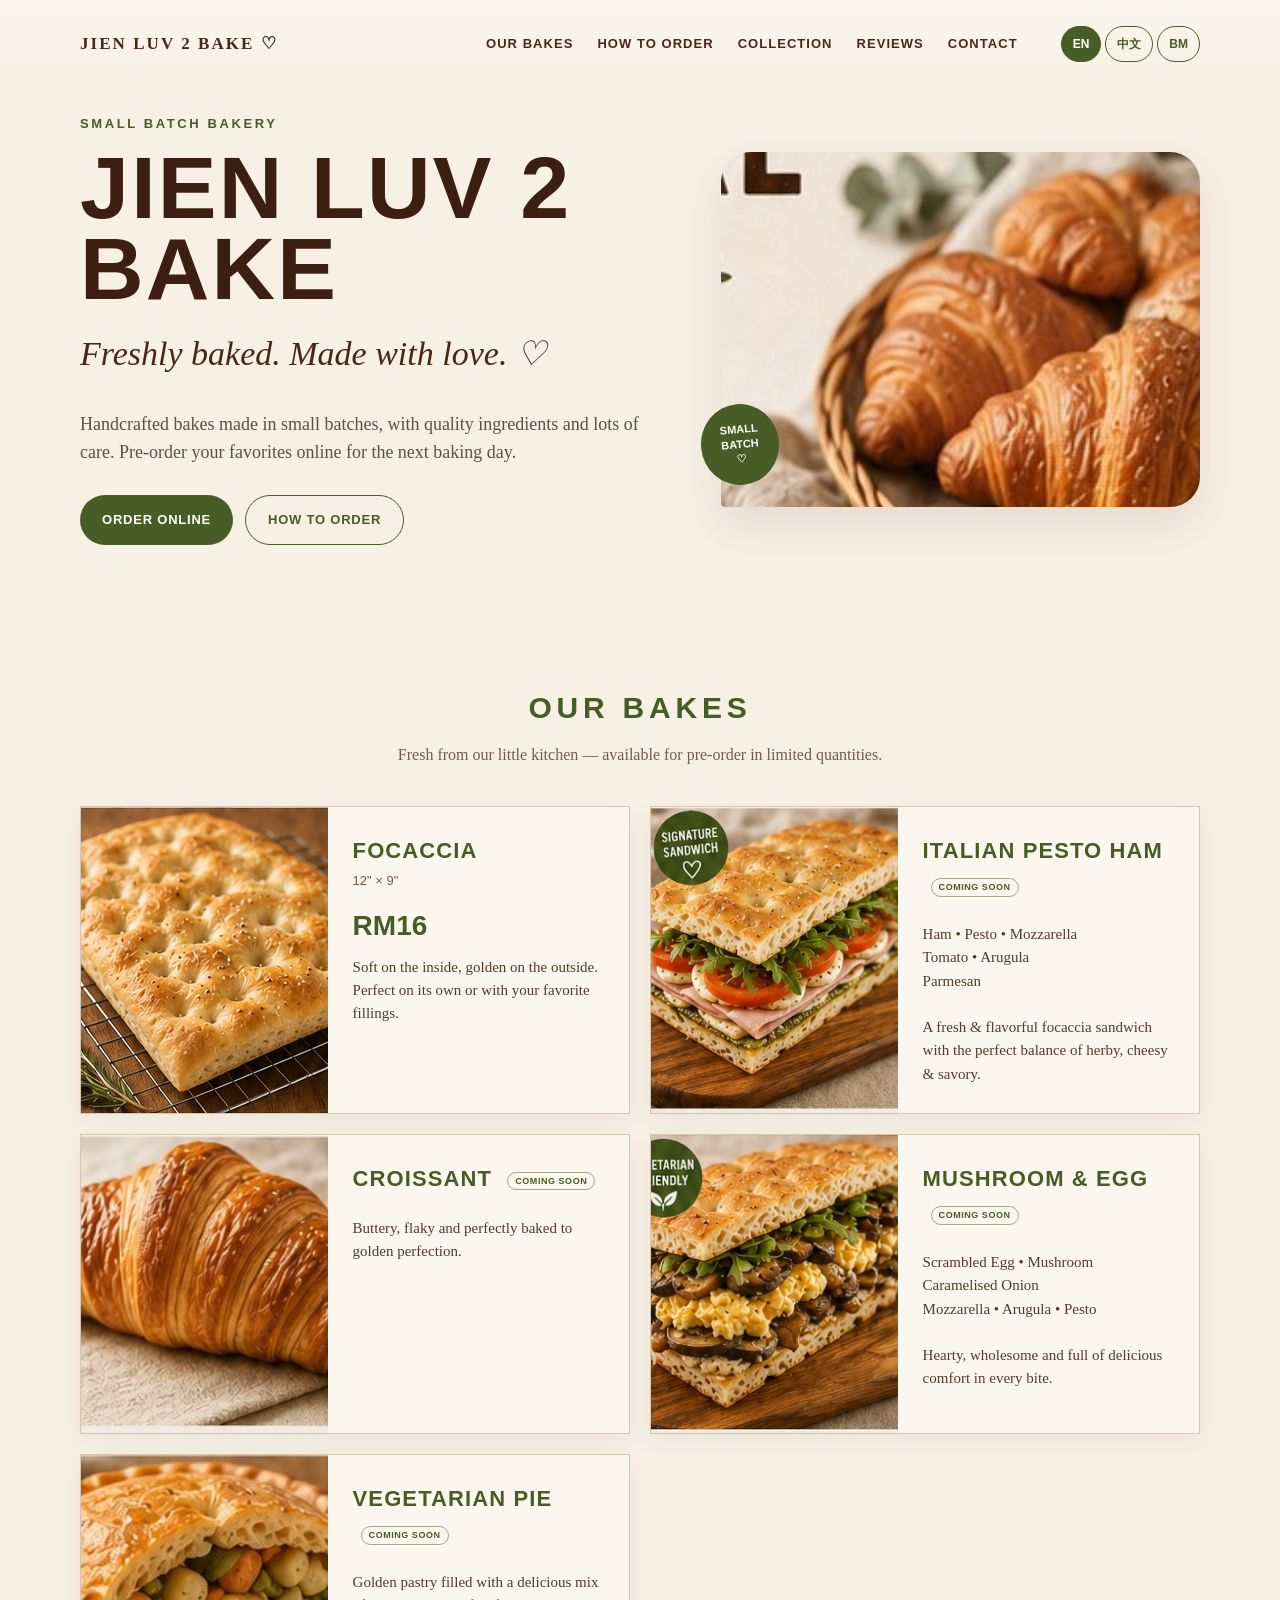
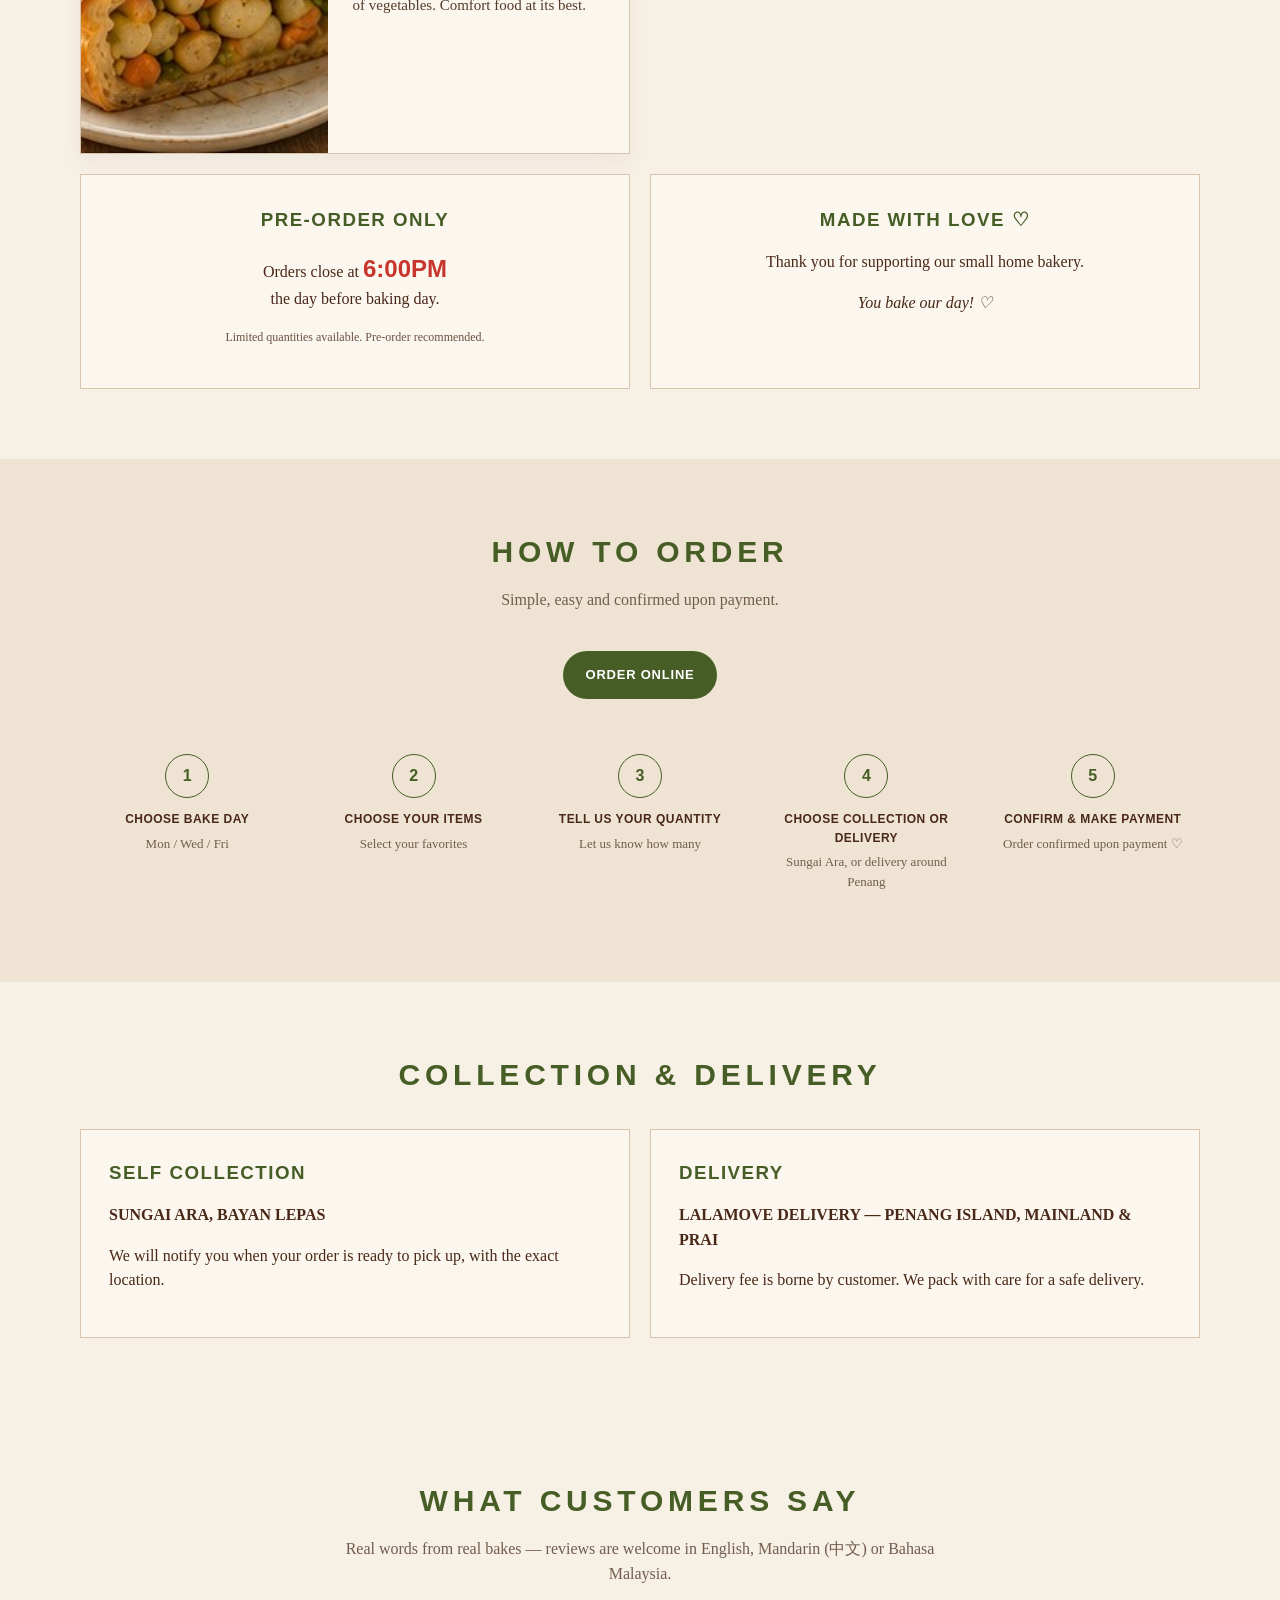
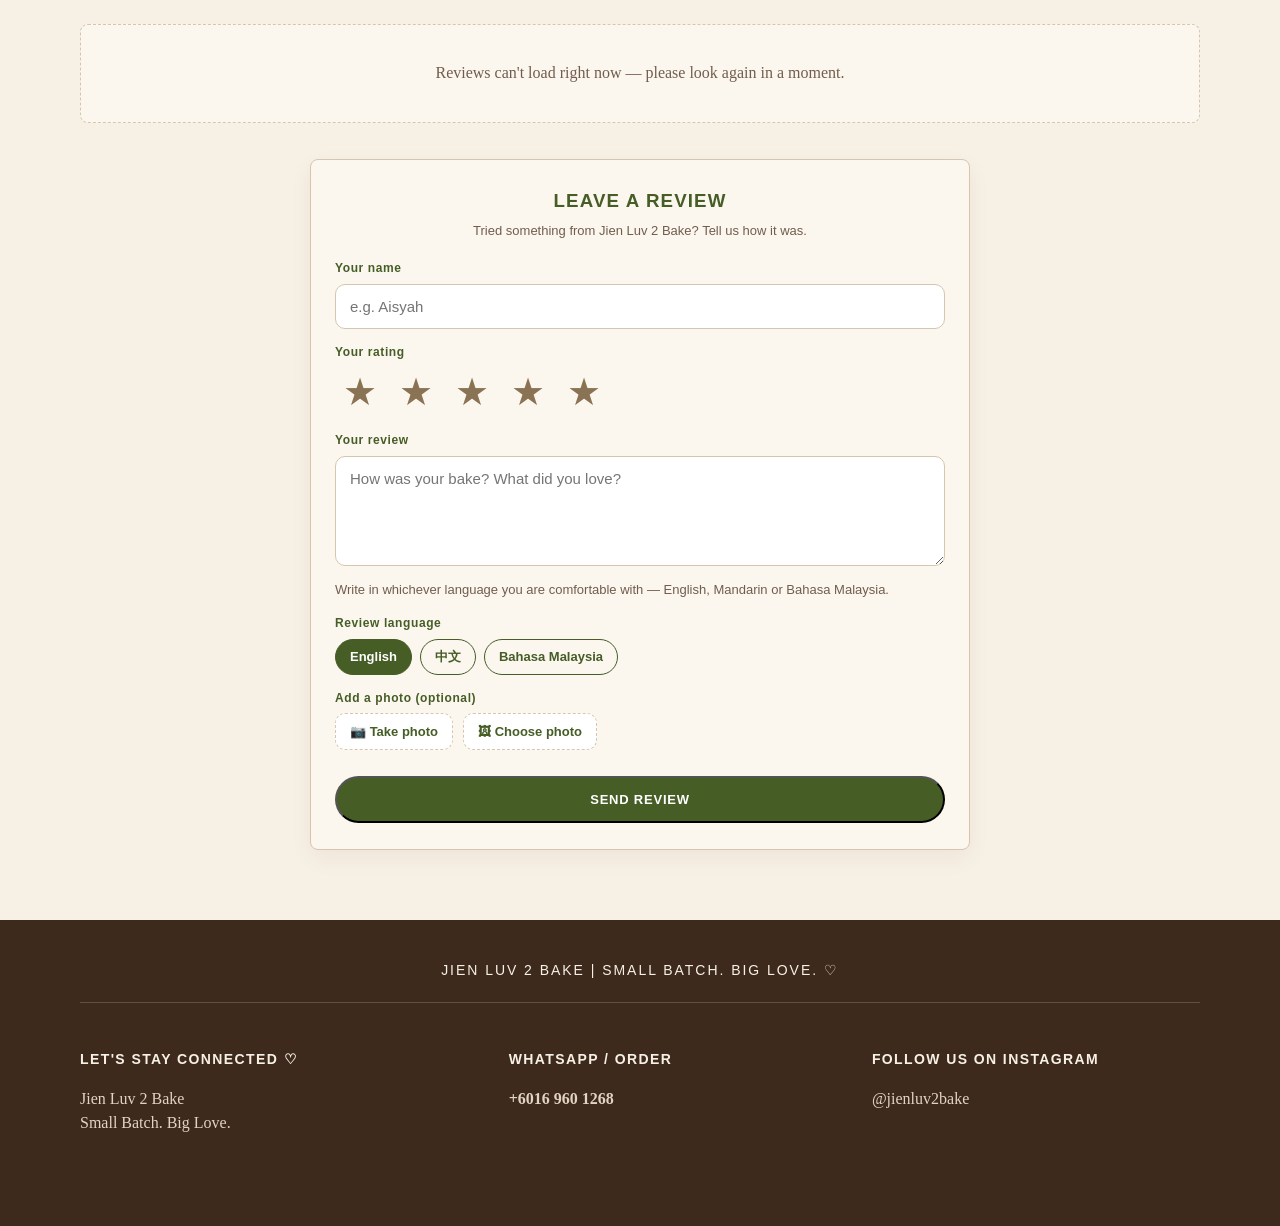
<file: index.html>
<!doctype html>
<html lang="en">
<head>
<meta charset="utf-8">
<meta name="viewport" content="width=device-width, initial-scale=1">
<meta name="theme-color" content="#3f5721">
<!-- ⭐⭐ WHAT A SEARCH ENGINE AND A WHATSAPP LINK SEE (v684). ⭐ Her intention, in her words: __"my intention that
     time is to make the apps more seo"__. ⚠️ The visible page was never the problem — ⚠️ **the page was invisible to
     everything except a browser**: no title naming Penang, no Open Graph, no structured data. ⭐ WhatsApp is her
     ordering channel, and a link with no Open Graph arrives as a bare grey URL that reads like spam.
     ⚠️ THE TITLE NAMES WHAT SHE SELLS TODAY. The four sandwiches and pies on the page say COMING SOON, so the
     title says Focaccia and not "croissants & pies" — a search result promising a croissant she does not have is
     a customer who leaves. ⭐ It changes when they go on sale, not before. -->
<title>Small Batch Bakery in Penang — Focaccia | Jien Luv 2 Bake</title>
<meta name="description" content="Jien Luv 2 Bake — freshly baked small-batch focaccia, sandwiches, croissants and vegetarian pies in Penang.">
<link rel="canonical" href="https://jienluv2bake.com.my/">
<meta property="og:type" content="website">
<meta property="og:site_name" content="Jien Luv 2 Bake">
<meta property="og:title" content="Small Batch Bakery in Penang — Focaccia | Jien Luv 2 Bake">
<meta property="og:description" content="Freshly baked small-batch focaccia in Penang. Pre-order online, collection in Sungai Ara or delivery around Penang.">
<meta property="og:url" content="https://jienluv2bake.com.my/">
<!-- ⚠️ THE HERO IS 239 PX WIDE — the only photo of that size she has. ⭐ WhatsApp and Facebook will still show it,
     and it will be soft. ⚠️ The fix is a real photo, not a wider tag: no og:image can add detail the file does
     not hold. Its true size is declared so the preview crops it correctly instead of guessing. -->
<meta property="og:image" content="https://jienluv2bake.com.my/img/hero.jpg">
<meta property="og:image:width" content="239">
<meta property="og:image:height" content="355">
<meta property="og:image:alt" content="Freshly baked focaccia by Jien Luv 2 Bake, Penang">
<meta property="og:locale" content="en_MY">
<meta name="twitter:card" content="summary">
<meta name="twitter:title" content="Small Batch Bakery in Penang — Focaccia | Jien Luv 2 Bake">
<meta name="twitter:description" content="Freshly baked small-batch focaccia in Penang. Pre-order online, collection in Sungai Ara or delivery around Penang.">
<meta name="twitter:image" content="https://jienluv2bake.com.my/img/hero.jpg">
<!-- ⭐⭐ AND THE FACTS A SEARCH ENGINE CAN READ (v684) — ⚠️ none of it is a claim she has not already made on this
     page: the number, the Instagram, Sungai Ara, the RM16 price and the pre-order rule all come off the page
     itself. ⚠️ THE FOUR "COMING SOON" BAKES CARRY NO OFFER, because she is not selling them yet — structured data
     is a promise to Google, and a price for a bread she has not launched is a broken one. -->
<script type="application/ld+json">
{
  "@context": "https://schema.org",
  "@graph": [
    {
      "@type": "Bakery",
      "@id": "https://jienluv2bake.com.my/#bakery",
      "name": "Jien Luv 2 Bake",
      "url": "https://jienluv2bake.com.my/",
      "image": "https://jienluv2bake.com.my/img/hero.jpg",
      "description": "Home baker in Penang making small-batch focaccia, sandwiches, croissants and vegetarian pies to order.",
      "telephone": "+60169601268",
      "priceRange": "RM16",
      "address": {
        "@type": "PostalAddress",
        "addressLocality": "Sungai Ara",
        "addressRegion": "Penang",
        "addressCountry": "MY"
      },
      "areaServed": { "@type": "City", "name": "Penang" },
      "sameAs": ["https://www.instagram.com/jienluv2bake"]
    },
    {
      "@type": "Product",
      "name": "Focaccia 12\" × 9\"",
      "image": "https://jienluv2bake.com.my/img/focaccia.jpg",
      "description": "Soft on the inside, golden on the outside. Baked to order in small batches in Penang.",
      "brand": { "@type": "Brand", "name": "Jien Luv 2 Bake" },
      "offers": {
        "@type": "Offer",
        "price": "16.00",
        "priceCurrency": "MYR",
        "availability": "https://schema.org/PreOrder",
        "url": "https://jienluv2bake.com.my/store/",
        "seller": { "@id": "https://jienluv2bake.com.my/#bakery" }
      }
    }
  ]
}
</script>
<!-- ★★★ AND THIS PAGE IS DELIBERATELY FINDABLE (v538). ⚠️ Her words: __"i want to be ready for business in no
     time"__ — so nothing here may work against being found. ⭐ It is written out rather than left silent, so
     the decision is stated on the page instead of being whatever the browser happened to do. -->
<meta name="robots" content="index, follow">
<!-- ⭐ GOOGLE'S OWN PROOF THAT THIS SITE IS HERS (v684). ⚠️ Without it Search Console cannot see the site, so
     nothing can be submitted and nothing gets indexed — ⚠️ **which is where her "search jienluv2bake returns
     nothing" starts.** ⭐ The line is Google's, unchanged; it does nothing on the page a customer sees. -->
<meta name="google-site-verification" content="y8zxkClITSFAj6w0kaVnRgnGJQyH3BLMm_LfHQPPx-M" />

<link rel="icon" href="data:image/svg+xml,<svg xmlns='http://www.w3.org/2000/svg' viewBox='0 0 16 16'><rect width='16' height='16' rx='3.5' fill='%23465d26'/><path fill='%23fbf7ef' d='M8 1.314C12.438-3.248 23.534 4.735 8 15-7.534 4.736 3.562-3.248 8 1.314'/></svg>">
<style>
:root {
  --cream:#f7f0e5; --paper:#fbf7ef; --green:#465d26; --green2:#5f713b;
  --brown:#4a2818; --muted:#725d4d; --line:#d7c6ad; --red:#c7352d;
  --shadow:0 18px 45px rgba(73,43,25,.10);
}
*{box-sizing:border-box}
html{scroll-behavior:smooth}
body{margin:0;background:var(--cream);color:var(--brown);font-family:Georgia,"Times New Roman",serif;line-height:1.55}
img{display:block;max-width:100%}
a{color:inherit}
.container{width:min(1120px,92vw);margin:auto}
header{padding:26px 0 10px;background:linear-gradient(180deg,#fbf7ef 0%,var(--cream) 100%)}
.nav{display:flex;align-items:center;justify-content:flex-start;gap:25px}
.brand{font-weight:800;letter-spacing:.12em;color:var(--brown);font-size:17px}
.navlinks{display:flex;gap:24px;margin-left:auto;font-family:Arial,sans-serif;font-size:13px;font-weight:700;letter-spacing:.08em}
.navlinks a{text-decoration:none}
.navlinks a:hover{color:var(--green)}
.lang-switch{display:flex;align-items:center;gap:4px;margin-left:18px;flex:none}
.lang-pill{border:1px solid var(--green);background:none;color:var(--green);font-family:Arial,sans-serif;font-size:12px;font-weight:800;border-radius:999px;padding:6px 11px;cursor:pointer;line-height:1;min-height:36px;display:inline-flex;align-items:center}
.lang-pill.is-on{background:var(--green);color:#fff}
.hero{padding:42px 0 70px}
.hero-grid{display:grid;grid-template-columns:1.1fr .9fr;align-items:center;gap:55px}
.kicker{font-family:Arial,sans-serif;color:var(--green);font-weight:800;letter-spacing:.2em;font-size:13px}
h1{font-family:Arial,sans-serif;font-size:clamp(46px,7vw,88px);line-height:.92;letter-spacing:.025em;margin:14px 0 18px;color:#3c1f12}
.hero-script{font-style:italic;font-size:clamp(23px,3vw,34px);margin-bottom:30px}
.hero-copy{max-width:560px;font-size:18px;color:#654e40}
.ctas{display:flex;gap:12px;flex-wrap:wrap;margin-top:28px}
.btn{display:inline-flex;align-items:center;justify-content:center;padding:14px 22px;border-radius:999px;text-decoration:none;font-family:Arial,sans-serif;font-weight:800;font-size:13px;letter-spacing:.06em}
.btn-primary{background:var(--green);color:white}
.btn-secondary{border:1px solid var(--green);color:var(--green)}
.hero-photo{position:relative}
.hero-photo img{width:100%;border-radius:30px 30px 30px 4px;box-shadow:var(--shadow);aspect-ratio:1/1;object-fit:cover;object-position:center}
.hero-badge{position:absolute;left:-20px;bottom:22px;background:var(--green);color:#fff;padding:18px 20px;border-radius:50%;font-family:Arial,sans-serif;font-size:11px;font-weight:800;text-align:center;line-height:1.35;transform:rotate(-5deg)}
.section{padding:70px 0}
.section-title{text-align:center;margin:0 0 12px;font-family:Arial,sans-serif;letter-spacing:.16em;font-size:30px;color:var(--green)}
.section-sub{text-align:center;color:var(--muted);margin:0 auto 38px;max-width:620px}
.products{display:grid;grid-template-columns:repeat(2,1fr);gap:20px}
.product-card{display:grid;grid-template-columns:45% 55%;background:var(--paper);border:1px solid var(--line);box-shadow:0 8px 24px rgba(73,43,25,.05);min-height:300px}
.product-photo{overflow:hidden}
.product-photo img{width:100%;height:100%;object-fit:cover}
.product-info{padding:27px 25px}
.eyebrow{font-family:Arial,sans-serif;font-weight:900;letter-spacing:.05em;font-size:22px;color:var(--green)}
.size{font-family:Arial,sans-serif;font-size:13px;color:#7a563e;margin-top:3px}
.price{font-family:Arial,sans-serif;font-size:28px;font-weight:900;color:var(--green);margin:13px 0 8px}
.product-info p{margin:0;font-size:15px;color:#553a2b}
/* A bake that is only COMING SOON carries no price, and the 21px of air the price used to
   hold (13px above it, 8px below) went with it — so the name ran straight into the words.
   This puts it back, and only where there is no price: the focaccia card has .size and
   .price between the two, so the sibling rule never matches it. */
.eyebrow + p{margin-top:21px}
.feature{grid-column:1/-1}
.feature .product-card{grid-template-columns:50% 50%}
.notice-grid{display:grid;grid-template-columns:1fr 1fr;gap:20px;margin-top:20px}
.notice{background:var(--paper);border:1px solid var(--line);padding:30px;text-align:center}
.notice h3,.order h3{font-family:Arial,sans-serif;color:var(--green);letter-spacing:.08em;margin:0 0 10px}
.notice strong{font-family:Arial,sans-serif;color:var(--red);font-size:24px}
.order-section{background:#efe4d3}
.steps{display:grid;grid-template-columns:repeat(5,1fr);gap:12px;margin-top:35px}
.step{text-align:center;padding:20px 10px}
.step-num{width:44px;height:44px;border:1px solid var(--green);border-radius:50%;display:grid;place-items:center;margin:0 auto 12px;color:var(--green);font-family:Arial,sans-serif;font-weight:800}
.step h4{margin:0 0 5px;font-family:Arial,sans-serif;font-size:12px;letter-spacing:.04em}
.step p{font-size:13px;margin:0;color:var(--muted)}
.info-grid{display:grid;grid-template-columns:1fr 1fr;gap:20px;margin-top:30px}
.info-box{background:var(--paper);border:1px solid var(--line);padding:28px}
.info-box h3{font-family:Arial,sans-serif;color:var(--green);margin:0 0 8px;letter-spacing:.08em}
footer{background:#3d2a1d;color:#f7f0e5;padding:40px 0}
.footer-grid{display:grid;grid-template-columns:1.2fr 1fr 1fr;gap:35px;align-items:start}
footer h3{font-family:Arial,sans-serif;letter-spacing:.1em;font-size:14px}
footer p{color:#e2d4c3}
footer a{text-decoration:none}
.small{font-size:12px;opacity:.8}
/* The brand creed opens the footer, set apart from the contact columns below it
   by a hairline. Deliberately NOT .small like the developer credit: it is a sign
   -off, not fine print, and the two must not read as one block. */
.footer-cred{text-align:center;font-family:Arial,sans-serif;font-size:14px;letter-spacing:.14em;text-transform:uppercase;padding-bottom:20px;border-bottom:1px solid rgba(247,240,229,.18);margin-bottom:32px}
@media (max-width:800px){
  .navlinks{display:none}
  .lang-switch{margin-left:auto}
  .hero{padding-top:25px}
  .hero-grid,.products,.notice-grid,.info-grid,.footer-grid{grid-template-columns:1fr}
  .hero-photo{order:-1}
  .hero-photo img{aspect-ratio:16/10}
  /* ⚠️⚠️ MATURED: the badge hung 20px outside the photo, and the photo spans a 94vw container — at 375px that put its left edge at about -9px (about -12px once the -5deg rotation is added), so the HOMEPAGE SCROLLED SIDEWAYS. On a phone it now sits inside. */
  .hero-badge{left:10px;bottom:14px}
  .footer-cred{font-size:12px;letter-spacing:.1em}
  .product-card,.feature .product-card{grid-template-columns:1fr}
  .product-photo{height:260px}
  .steps{grid-template-columns:1fr 1fr}
}
@media (max-width:500px){
  .container{width:min(94vw,1120px)}
  .hero{padding-bottom:45px}
  .section{padding:48px 0}
  h1{font-size:44px}
  .hero-copy{font-size:16px}
  .steps{grid-template-columns:1fr}
  .product-info{padding:22px}
}
.eyebrow .soon{display:inline-block;margin-left:8px;vertical-align:2px;font-family:Arial,sans-serif;font-size:9px;font-weight:800;letter-spacing:.06em;color:#465d26;border:1px solid rgba(70,93,38,.5);border-radius:999px;padding:2px 7px;line-height:1.4}
/* ── Reviews — "What customers say" ────────────────────────── */
.review-cards{display:flex;flex-direction:column;gap:20px}
.review-none{text-align:center;color:var(--muted);border:1px dashed var(--line);background:var(--paper);border-radius:8px;padding:36px 16px;margin:0}
/* Carousel — one published review at a time, animated */
.r-slider{position:relative;width:100%}
.r-stage{overflow:hidden}
.r-track{display:flex;transition:transform .5s ease}
.r-slide{flex:0 0 100%;min-width:100%;display:flex;align-items:stretch}
.r-slide .review-card{flex:1}
.r-nav{display:flex;align-items:center;justify-content:center;gap:16px;margin-top:18px}
.r-btn{width:40px;height:40px;border-radius:50%;border:1px solid var(--green);background:var(--paper);color:var(--green);font-size:20px;line-height:1;cursor:pointer;font-family:Arial,sans-serif;padding:0}
.r-btn:hover{background:var(--green);color:#fff}
.r-dots{display:flex;gap:8px;flex-wrap:wrap;justify-content:center}
/* ⚠️ A 10px dot is a 10px tap target. The BUTTON is 36px and the dot is drawn inside it, so the
   look is unchanged and the target meets the app's own 36px floor. */
/* ⚠️⚠️ A DOT MAY NOT SHRINK BELOW ITS 36px TARGET (v583): as reviews were added the flex row squeezed the
   buttons, and by about ten the dot computed to ZERO wide. ⭐ It keeps its size and the row wraps. */
.r-dot{width:36px;height:36px;flex:0 0 36px;border:none;background:transparent;padding:0;cursor:pointer;position:relative;border-radius:50%}
.r-dot::after{content:"";position:absolute;inset:13px;border-radius:50%;background:#8a7355} /* 4.21:1 unselected — was 1.65 (v583) */
.r-dot.is-on::after{background:var(--green)}

.r-live{border:0;clip:rect(0 0 0 0);height:1px;margin:-1px;overflow:hidden;padding:0;position:absolute;width:1px}
.review-card{background:var(--paper);border:1px solid var(--line);border-radius:8px;padding:22px 20px;box-shadow:0 8px 24px rgba(73,43,25,.05);display:flex;flex-direction:column}
.review-card-photo{display:block;max-width:100%;max-height:340px;width:auto;height:auto;margin:0 auto 14px;border-radius:8px}
.review-card-stars{color:#95680f;font-family:Arial,sans-serif;font-size:21px;letter-spacing:4px;line-height:1.2}
.review-card-msg{margin:10px 0 0;font-size:15px;color:#553a2b;white-space:pre-wrap}
.review-card-name{margin:14px 0 0;font-family:Arial,sans-serif;font-size:13px;font-weight:700;color:var(--green);letter-spacing:.03em}
.review-card-meta{font-family:Arial,sans-serif;font-size:12px;color:var(--muted);margin:2px 0 0}
.review-form{background:var(--paper);border:1px solid var(--line);border-radius:8px;box-shadow:0 8px 24px rgba(73,43,25,.05);padding:26px 24px;margin:36px auto 0;max-width:660px}
.review-form h3{font-family:Arial,sans-serif;color:var(--green);letter-spacing:.06em;margin:0 0 6px;text-align:center}
.review-note{font-family:Arial,sans-serif;font-size:13px;color:var(--muted);margin:0 0 18px;text-align:center}
.review-form .flabel{display:block;font-family:Arial,sans-serif;font-size:12px;font-weight:700;letter-spacing:.05em;color:var(--green);margin:14px 0 6px}
.field-input{width:100%;border:1px solid var(--line);border-radius:10px;padding:13px 14px;font-family:Arial,sans-serif;font-size:15px;background:#fff;color:var(--brown)}
textarea.field-input{resize:vertical;min-height:110px}
.rv-stars{display:flex;gap:6px}
/* ⚠️ THE STAR COLOURS WERE 1.48:1 AND 2.08:1 ON THE PAPER (v593) — a one-star customer could not see which
   stars were lit, because the control owes 3:1. ⭐ #8a7355 (4.2:1) and #95680f (4.6:1) clear it. */
.rv-stars button{font-size:38px;line-height:1;width:50px;height:50px;border:none;background:none;color:#8a7355;cursor:pointer;padding:0}
.rv-stars button.is-on{color:#95680f}
.rv-langs{display:flex;flex-wrap:wrap;gap:8px}
.rv-lang{border:1px solid var(--green);background:none;color:var(--green);font-family:Arial,sans-serif;font-size:13px;font-weight:700;border-radius:999px;padding:8px 14px;cursor:pointer}
.rv-lang.is-on{background:var(--green);color:#fff}
.rv-photo-row{display:flex;align-items:center;gap:10px;flex-wrap:wrap}
.rv-photo-btn{border:1px dashed var(--line);background:#fff;color:var(--green);font-family:Arial,sans-serif;font-size:13px;font-weight:700;border-radius:10px;padding:10px 14px;cursor:pointer}
.rv-preview-img{width:96px;height:96px;object-fit:cover;border-radius:8px;border:1px solid var(--line)}
.rv-error{color:var(--red);font-size:13px;margin:10px 0 0}
.review-form .btn{width:100%;margin-top:16px}
.review-thanks{background:#efe7d8;border:1px solid var(--green);color:var(--green);border-radius:10px;text-align:center;padding:18px;font-family:Arial,sans-serif;font-size:15px;margin:36px auto 0;max-width:660px}
@media (max-width:800px){
  .rv-stars{justify-content:center}
}
</style>
<script>
// Invisible migration helper. The backoffice used to be served from the site
// root, and its old service worker may still be sitting on a phone — caching
// the whole site and answering a failed script request with a web page, which
// is what made these language buttons stop responding. Asking the browser to
// re-check that root worker makes it fetch the current /sw.js, which clears the
// leftovers and removes itself. /admin/ keeps its own cache either way.
if ("serviceWorker" in navigator) {
  navigator.serviceWorker.getRegistrations().then(function (regs) {
    regs.forEach(function (r) {
      if (r.scope !== location.origin + "/") return;
      var check = r.update ? r.update() : Promise.reject();
      check.catch(function () { return r.unregister(); });
    });
    if (window.caches) caches.keys().then(function (keys) {
      return Promise.all(keys.filter(function (k) { return k === "bakeadmin-v1"; })
        .map(function (k) { return caches.delete(k); }));
    });
  });
}
</script>
</head>
<body>
<header>
  <div class="container nav">
    <div class="brand">JIEN LUV 2 BAKE ♡</div>
    <nav class="navlinks">
      <a href="#bakes" data-i18n="navBakes">OUR BAKES</a>
      <a href="#order" data-i18n="navOrder">HOW TO ORDER</a>
      <a href="#collection" data-i18n="navCollection">COLLECTION</a>
      <a href="#reviews" data-i18n="navReviews">REVIEWS</a>
      <a href="#contact" data-i18n="navContact">CONTACT</a>
    </nav>
    <div class="lang-switch" id="lang-switch" role="group" aria-label="Site language" data-i18n-aria="langAria">
      <button type="button" class="lang-pill is-on" data-lang="en">EN</button>
      <button type="button" class="lang-pill" data-lang="zh">中文</button>
      <button type="button" class="lang-pill" data-lang="ms">BM</button>
    </div>
  </div>
</header>

<main>
<section class="hero">
  <div class="container hero-grid">
    <div>
      <div class="kicker" data-i18n="heroKicker">SMALL BATCH BAKERY</div>
      <h1>JIEN LUV 2 BAKE</h1>
      <div class="hero-script" data-i18n="heroScript">Freshly baked. Made with love. ♡</div>
      <p class="hero-copy" data-i18n="heroCopy">Handcrafted bakes made in small batches, with quality ingredients and lots of care. Pre-order your favorites online for the next baking day.</p>
      <div class="ctas">
        <a class="btn btn-primary" href="/store/" target="_blank" rel="noopener" data-i18n="ctaOrder">ORDER ONLINE</a>
        <a class="btn btn-secondary" href="#order" data-i18n="navOrder">HOW TO ORDER</a>
      </div>
    </div>
    <div class="hero-photo">
      <img src="img/hero.jpg" width="239" height="355" decoding="async" alt="Freshly baked croissants">
      <div class="hero-badge">SMALL<br>BATCH<br>♡</div>
    </div>
  </div>
</section>

<section class="section" id="bakes">
  <div class="container">
    <h2 class="section-title" data-i18n="bakesTitle">OUR BAKES</h2>
    <p class="section-sub" data-i18n="bakesSub">Fresh from our little kitchen — available for pre-order in limited quantities.</p>
    <div class="products">
      
      <article class="product-card">
        <div class="product-photo"><img src="img/focaccia.jpg" width="280" height="306" loading="lazy" decoding="async" alt="FOCACCIA"></div>
        <div class="product-info">
          <div class="eyebrow"><span data-i18n="p1Name">FOCACCIA</span></div>
          <div class="size" data-i18n="p1Size">12" × 9"</div>
          <div class="price" data-price="focaccia">RM16</div>
          <p data-i18n="p1Desc">Soft on the inside, golden on the outside. Perfect on its own or with your favorite fillings.</p>
        </div>
      </article>
    
      
      <article class="product-card">
        <div class="product-photo"><img src="img/italian-pesto-ham.jpg" width="302" height="347" loading="lazy" decoding="async" alt="ITALIAN PESTO HAM"></div>
        <div class="product-info">
          <div class="eyebrow"><span data-i18n="p2Name">ITALIAN PESTO HAM</span> <span class="soon" data-i18n="soon">COMING SOON</span></div>

          <p data-i18n-html="p2Desc">Ham • Pesto • Mozzarella<br>Tomato • Arugula<br>Parmesan<br><br>A fresh &amp; flavorful focaccia sandwich with the perfect balance of herby, cheesy &amp; savory.</p>
        </div>
      </article>
    
      
      <article class="product-card">
        <div class="product-photo"><img src="img/croissant.jpg" width="281" height="227" loading="lazy" decoding="async" alt="CROISSANT"></div>
        <div class="product-info">
          <div class="eyebrow"><span data-i18n="p3Name">CROISSANT</span> <span class="soon" data-i18n="soon">COMING SOON</span></div>

          <p data-i18n="p3Desc">Buttery, flaky and perfectly baked to golden perfection.</p>
        </div>
      </article>
    
      
      <article class="product-card">
        <div class="product-photo"><img src="img/mushroom-egg.jpg" width="302" height="291" loading="lazy" decoding="async" alt="MUSHROOM &amp; EGG"></div>
        <div class="product-info">
          <div class="eyebrow"><span data-i18n="p4Name">MUSHROOM &amp; EGG</span> <span class="soon" data-i18n="soon">COMING SOON</span></div>

          <p data-i18n-html="p4Desc">Scrambled Egg • Mushroom<br>Caramelised Onion<br>Mozzarella • Arugula • Pesto<br><br>Hearty, wholesome and full of delicious comfort in every bite.</p>
        </div>
      </article>
    
      
      <article class="product-card">
        <div class="product-photo"><img src="img/vegetarian-pie.jpg" width="280" height="204" loading="lazy" decoding="async" alt="VEGETARIAN PIE"></div>
        <div class="product-info">
          <div class="eyebrow"><span data-i18n="p5Name">VEGETARIAN PIE</span> <span class="soon" data-i18n="soon">COMING SOON</span></div>

          <p data-i18n="p5Desc">Golden pastry filled with a delicious mix of vegetables. Comfort food at its best.</p>
        </div>
      </article>
    
    </div>
    <div class="notice-grid">
      <div class="notice">
        <h3 data-i18n="n1Title">PRE-ORDER ONLY</h3>
        <p data-i18n-html="n1Line">Orders close at <strong>6:00PM</strong><br>the day before baking day.</p>
        <p class="small" data-i18n="n1Small">Limited quantities available. Pre-order recommended.</p>
      </div>
      <div class="notice">
        <h3 data-i18n="n2Title">MADE WITH LOVE ♡</h3>
        <p data-i18n="n2Line">Thank you for supporting our small home bakery.</p>
        <p><em data-i18n="n2Em">You bake our day! ♡</em></p>
      </div>
    </div>
  </div>
</section>

<section class="section order-section" id="order">
  <div class="container">
    <h2 class="section-title" data-i18n="oTitle">HOW TO ORDER</h2>
    <p class="section-sub" data-i18n="oSub">Simple, easy and confirmed upon payment.</p>
    <div style="text-align:center;margin:0 0 20px">
      <a class="btn btn-primary" href="/store/" target="_blank" rel="noopener" data-i18n="ctaOrder">ORDER ONLINE</a>
    </div>
    <div class="steps">
      <div class="step"><div class="step-num">1</div><h4 data-i18n="s1t">CHOOSE BAKE DAY</h4><p data-i18n="s1d">Mon / Wed / Fri</p></div>
      <div class="step"><div class="step-num">2</div><h4 data-i18n="s2t">CHOOSE YOUR ITEMS</h4><p data-i18n="s2d">Select your favorites</p></div>
      <div class="step"><div class="step-num">3</div><h4 data-i18n="s3t">TELL US YOUR QUANTITY</h4><p data-i18n="s3d">Let us know how many</p></div>
      <div class="step"><div class="step-num">4</div><h4 data-i18n="s4t">CHOOSE COLLECTION OR DELIVERY</h4><p data-i18n="s4d">Sungai Ara, or delivery around Penang</p></div>
      <div class="step"><div class="step-num">5</div><h4 data-i18n="s5t">CONFIRM & MAKE PAYMENT</h4><p data-i18n="s5d">Order confirmed upon payment ♡</p></div>
    </div>
  </div>
</section>

<section class="section" id="collection">
  <div class="container">
    <h2 class="section-title" data-i18n="iTitle">COLLECTION & DELIVERY</h2>
    <div class="info-grid">
      <div class="info-box">
        <h3 data-i18n="selfTitle">SELF COLLECTION</h3>
        <p><strong>SUNGAI ARA, BAYAN LEPAS</strong></p>
        <p data-i18n="selfBody">We will notify you when your order is ready to pick up, with the exact location.</p>
      </div>
      <div class="info-box">
        <h3 data-i18n="deliTitle">DELIVERY</h3>
        <p><strong data-i18n="deliArea">LALAMOVE DELIVERY — PENANG ISLAND, MAINLAND & PRAI</strong></p>
        <p data-i18n="deliBody">Delivery fee is borne by customer. We pack with care for a safe delivery.</p>
      </div>
    </div>
  </div>
</section>

<section class="section" id="reviews">
  <div class="container">
    <h2 class="section-title" data-i18n="rvTitle">WHAT CUSTOMERS SAY</h2>
    <p class="section-sub" data-i18n="rvSub">Real words from real bakes — reviews are welcome in English, Mandarin (中文) or Bahasa Malaysia.</p>
    <div class="review-cards" id="review-grid"></div>

    <form class="review-form" id="review-form" novalidate>
      <h3 data-i18n="rvFormTitle">LEAVE A REVIEW</h3>
      <p class="review-note" data-i18n="rvNote">Tried something from Jien Luv 2 Bake? Tell us how it was.</p>

      <label class="flabel" for="rv-name" data-i18n="nameLabel">Your name</label>
      <input class="field-input" id="rv-name" name="name" type="text" maxlength="60" autocomplete="name" placeholder="e.g. Aisyah" data-i18n-ph="namePh">

      <!-- ⚠️⚠️ A <label for> MUST POINT AT A FORM CONTROL, AND `rv-stars` IS A DIV (v583): ⚠️ the label was
           never attached to anything, so a screen reader announced the group by its own aria-label and the
           visible words "Your rating" named no control. ⭐ The words become the group's name instead. -->
      <span class="flabel" id="rv-stars-label" data-i18n="ratingLabel">Your rating</span>
      <div class="rv-stars" id="rv-stars" role="group" aria-labelledby="rv-stars-label">
        <button type="button" data-val="1" aria-label="1 star" data-i18n-aria="rvStar1">★</button>
        <button type="button" data-val="2" aria-label="2 stars" data-i18n-aria="rvStar2">★</button>
        <button type="button" data-val="3" aria-label="3 stars" data-i18n-aria="rvStar3">★</button>
        <button type="button" data-val="4" aria-label="4 stars" data-i18n-aria="rvStar4">★</button>
        <button type="button" data-val="5" aria-label="5 stars" data-i18n-aria="rvStar5">★</button>
      </div>

      <label class="flabel" for="rv-message" data-i18n="msgLabel">Your review</label>
      <textarea class="field-input" id="rv-message" name="message" maxlength="400" rows="4" placeholder="How was your bake? What did you love?" data-i18n-ph="msgPh"></textarea>
      <p class="review-note" style="text-align:left;margin:6px 0 0" data-i18n="msgNote">Write in whichever language you are comfortable with — English, Mandarin or Bahasa Malaysia.</p>

      <span class="flabel" id="rv-langs-label" data-i18n="langLabel">Review language</span>
      <div class="rv-langs" id="rv-langs" role="group" aria-labelledby="rv-langs-label">
        <button type="button" class="rv-lang is-on" data-lang="en" aria-pressed="true">English</button>
        <button type="button" class="rv-lang" data-lang="zh" aria-pressed="false">中文</button>
        <button type="button" class="rv-lang" data-lang="ms" aria-pressed="false">Bahasa Malaysia</button>
      </div>

      <label class="flabel" for="rv-photo-take" data-i18n="photoLabel">Add a photo (optional)</label>
      <div class="rv-photo-row">
        <button type="button" class="rv-photo-btn" id="rv-photo-take">📷 <span data-i18n="photoTake">Take photo</span></button>
        <button type="button" class="rv-photo-btn" id="rv-photo-choose">🖼 <span data-i18n="photoChoose">Choose photo</span></button>
        <div id="rv-photo-preview"></div>
      </div>
      <input type="file" id="rv-photo-camera" accept="image/*" capture="environment" hidden>
      <input type="file" id="rv-photo-gallery" accept="image/jpeg,image/png,image/webp,image/gif" hidden>

      <p class="rv-error" id="rv-error" role="alert"></p>
      <button type="submit" class="btn btn-primary" id="rv-submit" data-i18n="rvSubmit">SEND REVIEW</button>
    </form>

    <div class="review-thanks" id="review-thanks" role="status" hidden></div>
  </div>
</section>
</main>

<footer id="contact">
  <div class="container footer-cred" data-i18n="fCreed">Jien Luv 2 Bake | Small Batch. Big Love. ♡</div>
  <div class="container footer-grid">
    <div>
      <h3 data-i18n="fConnectTitle">LET'S STAY CONNECTED ♡</h3>
      <p data-i18n-html="fTag">Jien Luv 2 Bake<br>Small Batch. Big Love.</p>
    </div>
    <div>
      <h3 data-i18n="fWhatsappTitle">WHATSAPP / ORDER</h3>
      <p><a id="footer-wa" href="https://wa.me/60169601268" target="_blank" rel="noopener"><strong>+6016 960 1268</strong></a></p>
    </div>
    <div>
      <h3 data-i18n="fInstaTitle">FOLLOW US ON INSTAGRAM</h3>
      <p><a href="https://instagram.com/jienluv2bake" target="_blank" rel="noopener">@jienluv2bake</a></p>
    </div>
  </div>
  <div class="container small" id="dev-line" style="margin-top:34px;text-align:center"></div>
</footer>
<script type="module" src="home.js"></script>
<script type="module" src="reviews.js"></script>
</body>
</html>
</file>
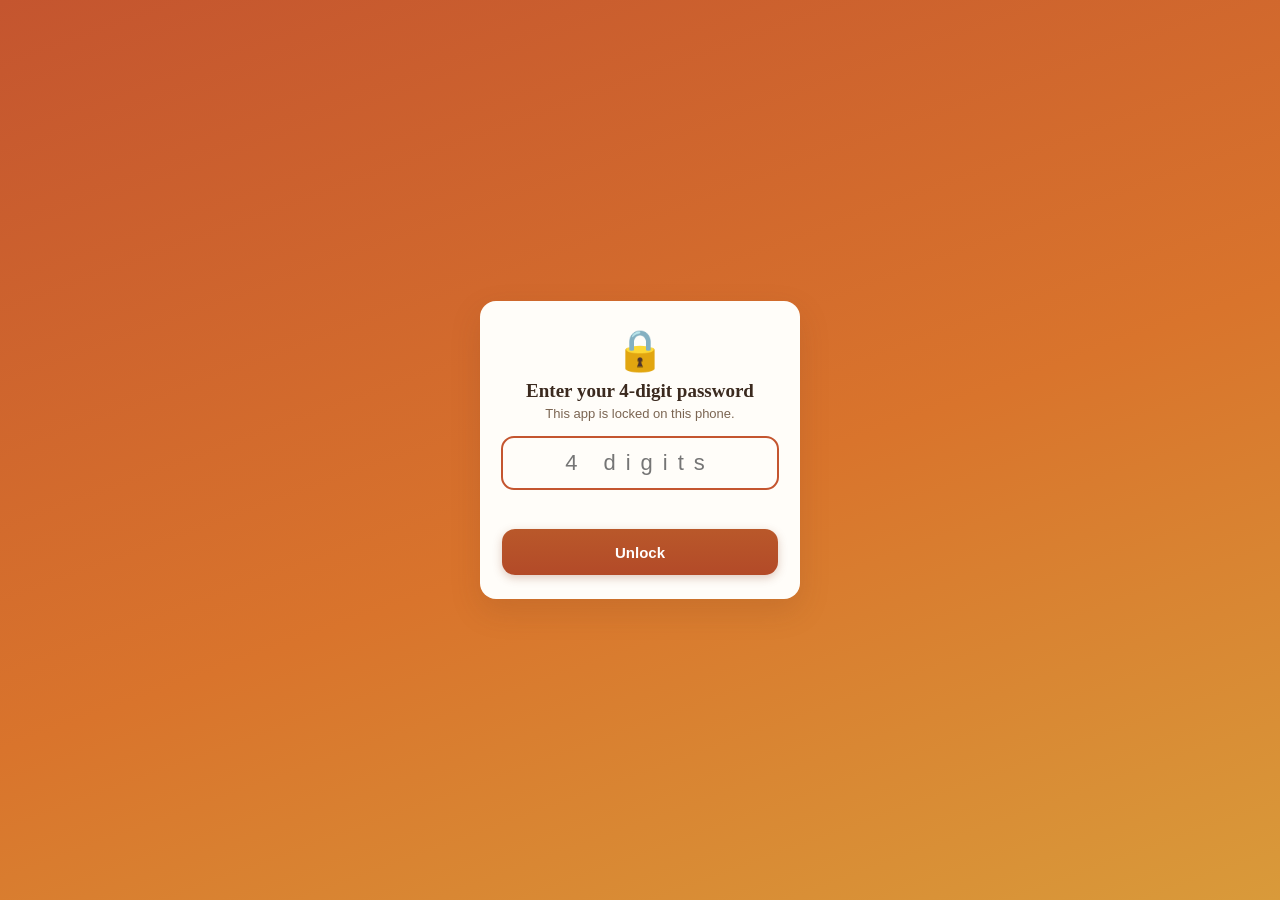
<file: admin/index.html>
<!DOCTYPE html>
<html lang="en">
<head>
  <meta charset="UTF-8">
  <meta name="viewport" content="width=device-width, initial-scale=1, viewport-fit=cover">
  <!-- ★★★ THE BACKOFFICE IS NEVER FOR SEARCH ENGINES (v538). ⚠️ It is PIN-locked, but its TITLE, its name and
       the fact it exists are public the moment Google crawls it — and nobody searching for bread should find
       "Bakery Backoffice". ⚠️⚠️ DELIBERATELY NOT ALSO BLOCKED IN robots.txt: a crawler that is refused the page
       can never read this line, so the block and the tag must not be used together. -->
  <meta name="robots" content="noindex, nofollow">
  <meta name="theme-color" content="#7c3a2d">
  <meta name="apple-mobile-web-app-capable" content="yes">
  <meta name="apple-mobile-web-app-status-bar-style" content="default">
  <title>Jienluv2bake · Bakery Backoffice</title>
  <link rel="stylesheet" href="css/app.css">
  <link rel="stylesheet" href="css/print.css" media="print">
  <link rel="manifest" href="manifest.webmanifest">
  <link rel="icon" href="data:image/svg+xml,<svg xmlns='http://www.w3.org/2000/svg' viewBox='0 0 100 100'><text y='.9em' font-size='90'>🍞</text></svg>">
</head>
<body>
  <header id="topbar" class="topbar">
    <h1 id="view-title"><span class="logo" aria-hidden="true">🍞</span><span id="view-title-text">Jienluv2bake</span></h1>
    <span id="view-sub" class="topbar-sub"></span>
  </header>

  <div id="share-warn" class="share-warn" hidden></div>

  <main id="view" class="view" tabindex="-1"></main>

  <nav id="tabbar" class="tabbar" aria-label="Main navigation">
    <a href="#/dashboard" data-tab="dashboard" class="tab"><span class="tab-ico" aria-hidden="true">🏠</span>Home</a>
    <a href="#/orders" data-tab="orders" class="tab"><span class="tab-ico" aria-hidden="true">📋</span>Orders<span id="orders-badge" class="tab-badge" hidden></span></a>
    <a href="#/products" data-tab="products" class="tab"><span class="tab-ico" aria-hidden="true">🥖</span>Products</a>
    <a href="#/customers" data-tab="customers" class="tab"><span class="tab-ico" aria-hidden="true">📇</span>Customers</a>
    <a href="#/more" data-tab="more" class="tab"><span class="tab-ico" aria-hidden="true">⋯</span>More</a>
  </nav>

  <div id="update-bar" class="update-bar" hidden></div>

  <div id="confirm-layer" class="confirm-layer" hidden></div>
  <div id="popup-layer" class="popup-layer" hidden></div>
  <div id="lock-layer" class="lock-layer" hidden></div>

  <script type="module" src="js/app.js"></script>
</body>
</html>
</file>
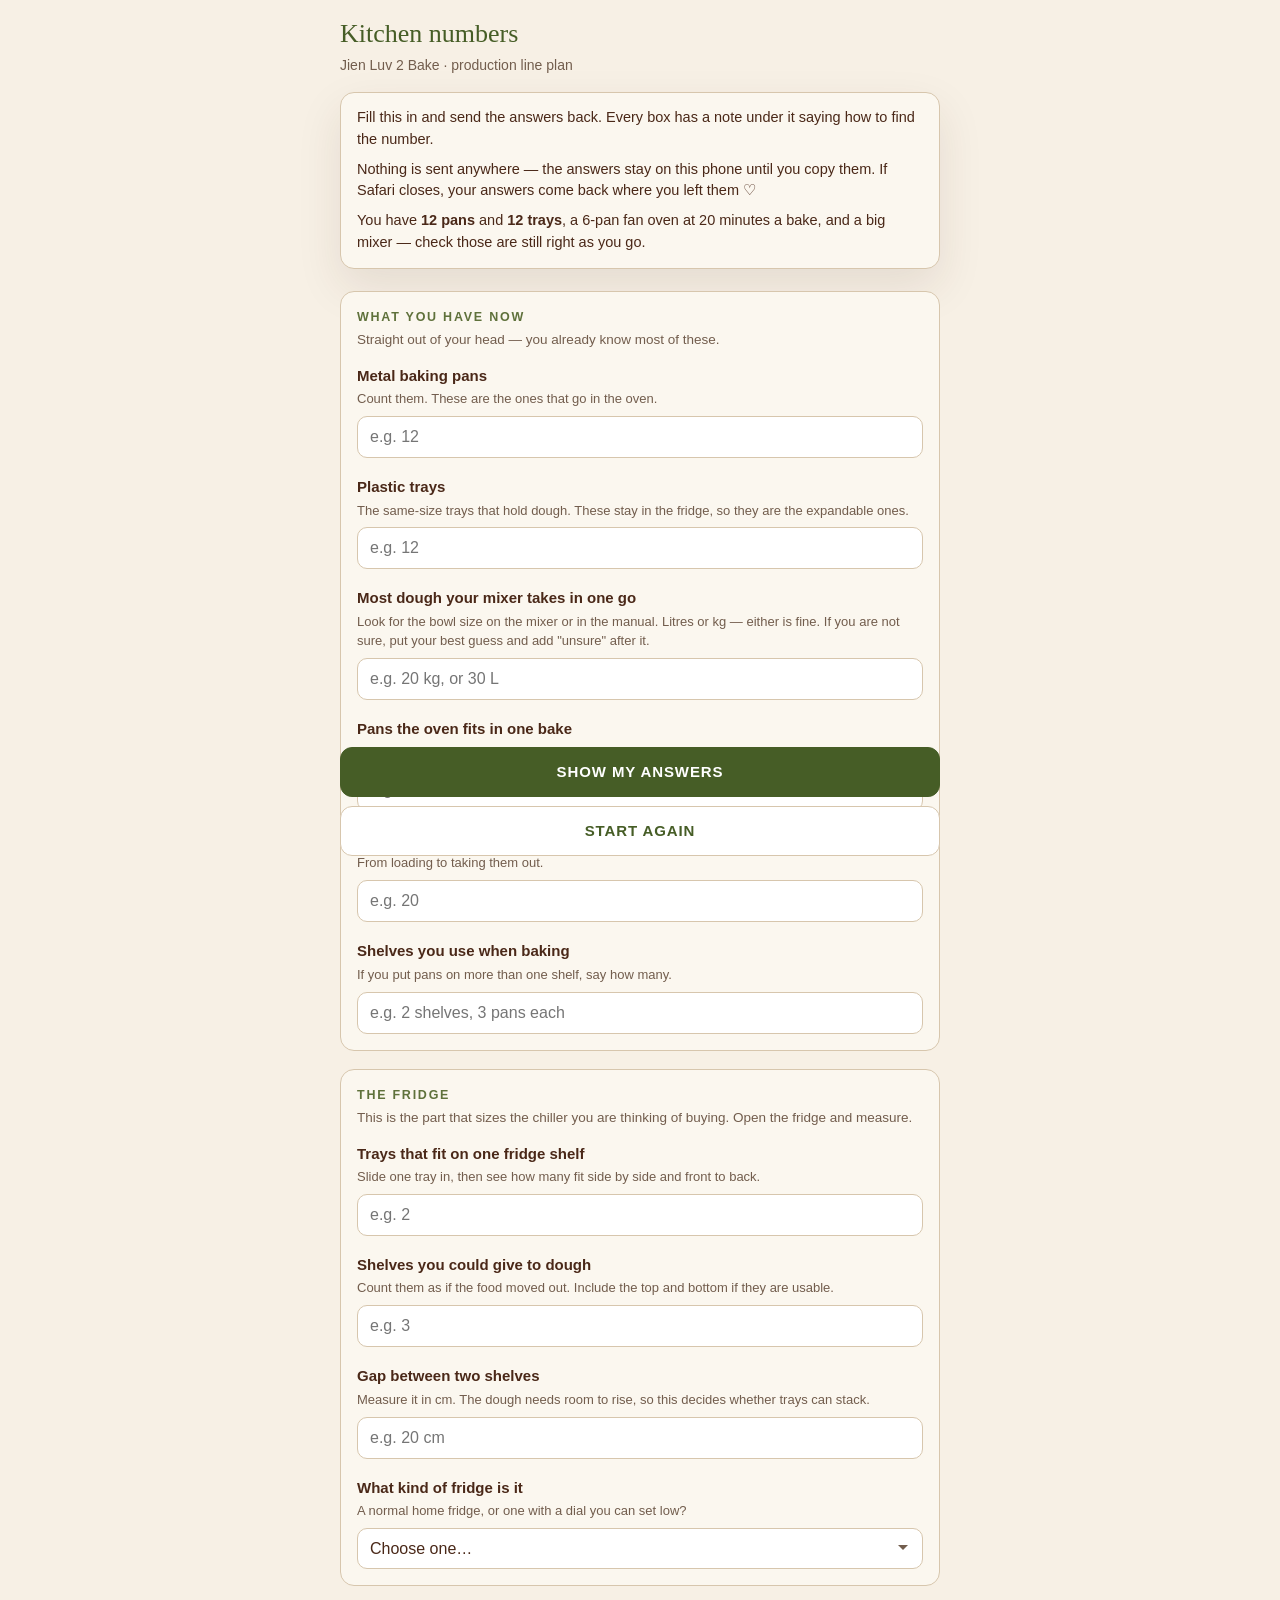
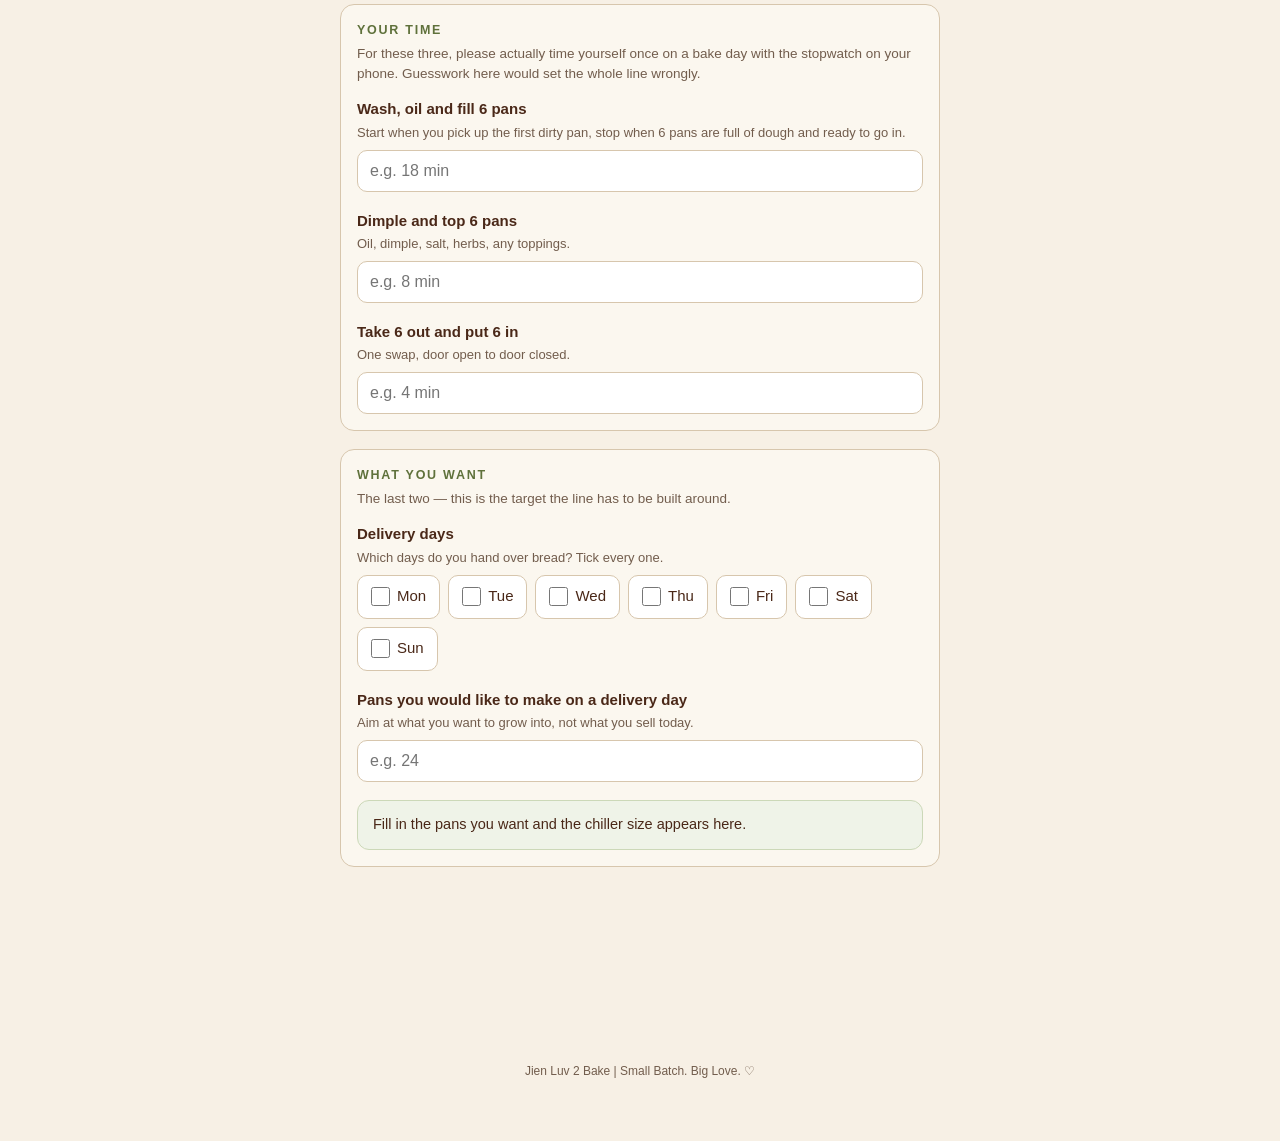
<file: form/index.html>
<!DOCTYPE html>
<html lang="en">
<head>
<meta charset="utf-8">
<meta name="viewport" content="width=device-width,initial-scale=1,viewport-fit=cover">
<meta name="robots" content="noindex,nofollow">
<title>Kitchen numbers — Jien Luv 2 Bake</title>
<style>
:root{
  --cream:#f7f0e5; --paper:#fbf7ef; --green:#465d26; --green2:#5f713b;
  --brown:#4a2818; --muted:#725d4d; --line:#d7c6ad; --red:#c7352d;
  --shadow:0 18px 45px rgba(73,43,25,.10);
}
*{box-sizing:border-box}
html,body{margin:0;padding:0}
body{
  background:var(--cream); color:var(--brown);
  font-family:Arial,sans-serif; font-size:16px; line-height:1.5;
  padding:18px 14px 60px; -webkit-text-size-adjust:100%;
}
.wrap{max-width:600px;margin:0 auto}
h1{
  font-family:Georgia,"Times New Roman",serif; font-weight:400;
  font-size:26px; line-height:1.2; color:var(--green); margin:0 0 6px;
}
.sub{color:var(--muted); font-size:14px; margin:0 0 4px}
.intro{
  background:var(--paper); border:1px solid var(--line); border-radius:14px;
  padding:14px 16px; margin:16px 0 22px; box-shadow:var(--shadow); font-size:14.5px;
}
.intro p{margin:0 0 8px}
.intro p:last-child{margin-bottom:0}

section{
  background:var(--paper); border:1px solid var(--line); border-radius:14px;
  padding:16px; margin:0 0 18px;
}
h2{
  font-family:Arial,sans-serif; font-size:12.5px; font-weight:700;
  text-transform:uppercase; letter-spacing:.14em; color:var(--green2);
  margin:0 0 4px;
}
.sect-note{color:var(--muted); font-size:13.5px; margin:0 0 14px}

.field{margin:0 0 18px}
.field:last-child{margin-bottom:0}
label.f{
  display:block; font-size:15px; font-weight:700; color:var(--brown);
  margin:0 0 3px;
}
.hint{color:var(--muted); font-size:13px; margin:0 0 7px; line-height:1.45}
input[type=text],input[type=number],select,textarea{
  width:100%; font-family:Arial,sans-serif; font-size:16px; color:var(--brown);
  background:#fff; border:1px solid var(--line); border-radius:10px;
  padding:11px 12px; -webkit-appearance:none; appearance:none;
}
input:focus,select:focus,textarea:focus{
  outline:none; border-color:var(--green2);
  box-shadow:0 0 0 3px rgba(95,113,59,.16);
}
select{
  background-image:url("data:image/svg+xml;charset=utf8,%3Csvg xmlns='http://www.w3.org/2000/svg' viewBox='0 0 12 8'%3E%3Cpath fill='%23725d4d' d='M1 1l5 5 5-5'/%3E%3C/svg%3E");
  background-repeat:no-repeat; background-position:right 13px center;
  background-size:12px 8px; padding-right:36px;
}
.unit{color:var(--muted); font-size:13px; margin-top:5px}

.days{display:flex; flex-wrap:wrap; gap:8px; margin-top:2px}
.day{
  display:flex; align-items:center; gap:7px; min-height:44px;
  border:1px solid var(--line); border-radius:10px; background:#fff;
  padding:0 13px; cursor:pointer; font-size:15px; user-select:none;
}
.day input{margin:0; width:19px; height:19px; accent-color:var(--green)}
.day.on{border-color:var(--green2); background:#eff3e8}

.calc{
  background:#eff3e8; border:1px solid #ccd8b8; border-radius:12px;
  padding:13px 15px; margin-top:6px; font-size:14.5px;
}
.calc b{color:var(--green); font-family:Georgia,serif; font-size:17px; font-weight:400}

.actions{position:sticky; bottom:12px; padding-top:6px}
button{
  width:100%; font-family:Arial,sans-serif; font-size:15px; font-weight:700;
  letter-spacing:.06em; text-transform:uppercase; border-radius:12px;
  padding:15px 16px; cursor:pointer; border:1px solid var(--green);
  background:var(--green); color:#fff; min-height:50px;
}
button.ghost{
  background:#fff; color:var(--green); border:1px solid var(--line);
  margin-top:9px;
}
button:active{opacity:.85}
button.small{
  width:auto; font-size:12.5px; padding:10px 16px; min-height:0;
  letter-spacing:.1em; margin-top:0;
}

.out{display:none; margin-top:18px}
.out.show{display:block}
#outText{
  width:100%; min-height:300px; font-family:ui-monospace,Menlo,Consolas,monospace;
  font-size:12.5px; line-height:1.55; white-space:pre; overflow:auto;
  background:#fff; border:1px solid var(--line); border-radius:12px; padding:13px;
}
.out-head{
  display:flex; align-items:center; justify-content:space-between;
  gap:10px; margin:0 0 9px;
}
.out-head h2{margin:0}
.saved{
  text-align:center; color:var(--muted); font-size:12.5px;
  margin:14px 0 0; min-height:18px;
}
.foot{
  text-align:center; color:var(--muted); font-size:12px;
  margin:30px 0 0; line-height:1.6;
}
</style>
</head>
<body>
<div class="wrap">

  <h1>Kitchen numbers</h1>
  <p class="sub">Jien Luv 2 Bake · production line plan</p>

  <div class="intro">
    <p>Fill this in and send the answers back. Every box has a note under it saying how to find the number.</p>
    <p>Nothing is sent anywhere &mdash; the answers stay on this phone until you copy them. If Safari closes, your answers come back where you left them ♡</p>
    <p id="haveIntro"></p>
  </div>

  <form id="f" autocomplete="off">

    <section>
      <h2>What you have now</h2>
      <p class="sect-note">Straight out of your head &mdash; you already know most of these.</p>

      <div class="field">
        <label class="f" for="pans">Metal baking pans</label>
        <p class="hint">Count them. These are the ones that go in the oven.</p>
        <input type="number" id="pans" inputmode="decimal" placeholder="e.g. 12">
      </div>

      <div class="field">
        <label class="f" for="trays">Plastic trays</label>
        <p class="hint">The same-size trays that hold dough. These stay in the fridge, so they are the expandable ones.</p>
        <input type="number" id="trays" inputmode="decimal" placeholder="e.g. 12">
      </div>

      <div class="field">
        <label class="f" for="mixer">Most dough your mixer takes in one go</label>
        <p class="hint">Look for the bowl size on the mixer or in the manual. Litres or kg &mdash; either is fine. If you are not sure, put your best guess and add "unsure" after it.</p>
        <input type="text" id="mixer" placeholder="e.g. 20 kg, or 30 L">
      </div>

      <div class="field">
        <label class="f" for="opans">Pans the oven fits in one bake</label>
        <p class="hint">How many fit at once without touching.</p>
        <input type="number" id="opans" inputmode="decimal" placeholder="e.g. 6">
      </div>

      <div class="field">
        <label class="f" for="omins">Minutes for one bake</label>
        <p class="hint">From loading to taking them out.</p>
        <input type="number" id="omins" inputmode="decimal" placeholder="e.g. 20">
      </div>

      <div class="field">
        <label class="f" for="shelves">Shelves you use when baking</label>
        <p class="hint">If you put pans on more than one shelf, say how many.</p>
        <input type="text" id="shelves" placeholder="e.g. 2 shelves, 3 pans each">
      </div>
    </section>

    <section>
      <h2>The fridge</h2>
      <p class="sect-note">This is the part that sizes the chiller you are thinking of buying. Open the fridge and measure.</p>

      <div class="field">
        <label class="f" for="trayShelf">Trays that fit on one fridge shelf</label>
        <p class="hint">Slide one tray in, then see how many fit side by side and front to back.</p>
        <input type="number" id="trayShelf" inputmode="decimal" placeholder="e.g. 2">
      </div>

      <div class="field">
        <label class="f" for="doughShelves">Shelves you could give to dough</label>
        <p class="hint">Count them as if the food moved out. Include the top and bottom if they are usable.</p>
        <input type="number" id="doughShelves" inputmode="decimal" placeholder="e.g. 3">
      </div>

      <div class="field">
        <label class="f" for="gap">Gap between two shelves</label>
        <p class="hint">Measure it in cm. The dough needs room to rise, so this decides whether trays can stack.</p>
        <input type="text" id="gap" placeholder="e.g. 20 cm">
      </div>

      <div class="field">
        <label class="f" for="ftemp">What kind of fridge is it</label>
        <p class="hint">A normal home fridge, or one with a dial you can set low?</p>
        <select id="ftemp">
          <option value="">Choose one&hellip;</option>
          <option>Normal home fridge</option>
          <option>Fridge with a dial, can set it cold</option>
          <option>Already a chiller / commercial fridge</option>
          <option>Not sure</option>
        </select>
      </div>
    </section>

    <section>
      <h2>Your time</h2>
      <p class="sect-note">For these three, please actually time yourself once on a bake day with the stopwatch on your phone. Guesswork here would set the whole line wrongly.</p>

      <div class="field">
        <label class="f" for="tPrep">Wash, oil and fill 6 pans</label>
        <p class="hint">Start when you pick up the first dirty pan, stop when 6 pans are full of dough and ready to go in.</p>
        <input type="text" id="tPrep" placeholder="e.g. 18 min">
      </div>

      <div class="field">
        <label class="f" for="tTop">Dimple and top 6 pans</label>
        <p class="hint">Oil, dimple, salt, herbs, any toppings.</p>
        <input type="text" id="tTop" placeholder="e.g. 8 min">
      </div>

      <div class="field">
        <label class="f" for="tOven">Take 6 out and put 6 in</label>
        <p class="hint">One swap, door open to door closed.</p>
        <input type="text" id="tOven" placeholder="e.g. 4 min">
      </div>
    </section>

    <section>
      <h2>What you want</h2>
      <p class="sect-note">The last two &mdash; this is the target the line has to be built around.</p>

      <div class="field">
        <label class="f">Delivery days</label>
        <p class="hint">Which days do you hand over bread? Tick every one.</p>
        <div class="days" id="days"></div>
      </div>

      <div class="field">
        <label class="f" for="target">Pans you would like to make on a delivery day</label>
        <p class="hint">Aim at what you want to grow into, not what you sell today.</p>
        <input type="number" id="target" inputmode="decimal" placeholder="e.g. 24">
      </div>

      <div class="calc" id="calc">Fill in the pans you want and the chiller size appears here.</div>
    </section>

    <div class="actions">
      <button type="button" id="btnShow">Show my answers</button>
      <button type="button" class="ghost" id="btnClear">Start again</button>
      <p class="saved" id="savedMsg"></p>
    </div>
  </form>

  <div class="out" id="out">
    <div class="out-head">
      <h2>Your answers</h2>
      <button type="button" class="small" id="btnCopy">Copy</button>
    </div>
    <p class="hint" style="margin-bottom:9px">Tap <b>Copy</b>, then paste it into the chat. If Copy does nothing, press and hold the box below, Select all, then Copy.</p>
    <textarea id="outText" readonly spellcheck="false"></textarea>
  </div>

  <p class="foot">Jien Luv 2 Bake | Small Batch. Big Love. ♡</p>
</div>

<script>
(function(){
  var DAYS = ["Mon","Tue","Wed","Thu","Fri","Sat","Sun"];
  var $ = function(id){ return document.getElementById(id); };

  function num(id){
    var v = $(id).value.trim();
    if(v === "") return null;
    var n = parseFloat(v);
    return isNaN(n) ? null : n;
  }

  // ---- delivery day checkboxes ----
  var daysBox = $("days");
  DAYS.forEach(function(d){
    var lab = document.createElement("label");
    lab.className = "day";
    var cb = document.createElement("input");
    cb.type = "checkbox";
    cb.value = d;
    cb.dataset.day = d;
    lab.appendChild(cb);
    lab.appendChild(document.createTextNode(d));
    cb.addEventListener("change", function(){
      lab.classList.toggle("on", cb.checked);
      save(); calc();
    });
    daysBox.appendChild(lab);
  });

  function pickedDays(){
    return DAYS.filter(function(d){
      var cb = daysBox.querySelector('input[value="'+d+'"]');
      return cb && cb.checked;
    });
  }

  // ---- the chiller calculation ----
  function calc(){
    var target = num("target");
    var trayShelf = num("trayShelf");
    var doughShelves = num("doughShelves");
    var el = $("calc");

    if(!target){
      el.innerHTML = "Fill in the pans you want and the chiller size appears here.";
      return;
    }

    var lines = [];
    lines.push("You want <b>" + target + " pans</b> on a delivery day, so the chiller has to hold <b>" + target + " trays</b> of dough overnight.");

    if(trayShelf && doughShelves){
      var nowHolds = trayShelf * doughShelves;
      lines.push("Your fridge holds about <b>" + nowHolds + " trays</b> today (" + trayShelf + " per shelf on " + doughShelves + " shelves).");
      var short = target - nowHolds;
      if(short > 0){
        lines.push("So it is <b>" + short + " trays short.</b> When you buy the chiller, ask for one that takes at least <b>" + target + " trays of 13 &times; 9.5 inches</b>, with the shelves set so the dough has room to rise.");
      } else {
        lines.push("That is already enough room &mdash; you may not need the chiller yet.");
      }
    } else {
      lines.push("Add the two fridge numbers above and I can tell you how many trays short you are.");
    }

    el.innerHTML = lines.join("<br><br>");
  }

  // ---- build the answer text ----
  function line(label, id){
    var v = $(id).value.trim();
    return label + ": " + (v === "" ? "(not filled in)" : v);
  }

  function buildText(){
    var d = pickedDays();
    var L = [];
    L.push("Jien Luv 2 Bake - kitchen numbers");
    L.push("Filled: " + new Date().toLocaleDateString());
    L.push("");
    L.push("WHAT I HAVE NOW");
    L.push(line("Metal baking pans","pans"));
    L.push(line("Plastic trays","trays"));
    L.push(line("Mixer, most dough in one mix","mixer"));
    L.push(line("Oven, pans per bake","opans"));
    L.push(line("Oven, minutes per bake","omins"));
    L.push(line("Oven, shelves used","shelves"));
    L.push("");
    L.push("THE FRIDGE");
    L.push(line("Trays per shelf","trayShelf"));
    L.push(line("Shelves for dough","doughShelves"));
    L.push(line("Gap between shelves","gap"));
    L.push(line("Fridge type","ftemp"));
    var ts = num("trayShelf"), ds = num("doughShelves");
    if(ts && ds) L.push("Fridge holds about: " + (ts*ds) + " trays");
    L.push("");
    L.push("MY TIME (timed once)");
    L.push(line("Wash, oil and fill 6 pans","tPrep"));
    L.push(line("Dimple and top 6 pans","tTop"));
    L.push(line("Take 6 out and put 6 in","tOven"));
    L.push("");
    L.push("WHAT I WANT");
    L.push("Delivery days: " + (d.length ? d.join(", ") : "(none ticked)"));
    L.push(line("Pans per delivery day","target"));
    var target = num("target");
    if(target) L.push("Chiller must hold: " + target + " trays (13 x 9.5 in)");
    return L.join("\n");
  }

  // ---- save / restore so a Safari reload does not lose her work ----
  var KEY = "jienluv2bake.kitchen.form";
  var FIELDS = ["pans","trays","mixer","opans","omins","shelves","trayShelf",
                "doughShelves","gap","ftemp","tPrep","tTop","tOven","target"];
  var saveTimer = null;

  function save(){
    if(saveTimer) clearTimeout(saveTimer);
    saveTimer = setTimeout(function(){
      var data = {};
      FIELDS.forEach(function(id){ data[id] = $(id).value; });
      data.days = pickedDays();
      try{ localStorage.setItem(KEY, JSON.stringify(data)); }catch(e){}
      var m = $("savedMsg");
      m.textContent = "Saved on this phone ♡";
      setTimeout(function(){ if(m.textContent === "Saved on this phone ♡") m.textContent = ""; }, 1400);
    }, 400);
  }

  function restore(){
    var raw = null;
    try{ raw = localStorage.getItem(KEY); }catch(e){}
    if(!raw) return;
    var data;
    try{ data = JSON.parse(raw); }catch(e){ return; }
    FIELDS.forEach(function(id){ if(data[id] != null) $(id).value = data[id]; });
    (data.days || []).forEach(function(d){
      var cb = daysBox.querySelector('input[value="'+d+'"]');
      if(cb){ cb.checked = true; cb.parentNode.classList.add("on"); }
    });
  }

  FIELDS.forEach(function(id){
    $(id).addEventListener("input", function(){ save(); calc(); });
    $(id).addEventListener("change", function(){ save(); calc(); });
  });

  // ---- copy ----
  function copyText(t){
    return new Promise(function(resolve){
      if(navigator.clipboard && navigator.clipboard.writeText){
        navigator.clipboard.writeText(t).then(function(){ resolve(true); }, function(){ resolve(false); });
      } else { resolve(false); }
    }).then(function(ok){
      if(ok) return true;
      var ta = $("outText");
      ta.removeAttribute("readonly");
      ta.focus(); ta.select();
      ta.setSelectionRange(0, t.length);
      var done = false;
      try{ done = document.execCommand("copy"); }catch(e){ done = false; }
      ta.setAttribute("readonly","readonly");
      return done;
    });
  }

  $("btnShow").addEventListener("click", function(){
    var t = buildText();
    $("outText").value = t;
    $("out").classList.add("show");
    $("out").scrollIntoView({behavior:"smooth", block:"start"});
  });

  $("btnCopy").addEventListener("click", function(){
    var t = $("outText").value || buildText();
    $("outText").value = t;
    copyText(t).then(function(ok){
      $("btnCopy").textContent = ok ? "Copied ♡" : "Press and hold";
      setTimeout(function(){ $("btnCopy").textContent = "Copy"; }, 1800);
    });
  });

  $("btnClear").addEventListener("click", function(){
    if(!confirm("Clear every answer and start again?")) return;
    FIELDS.forEach(function(id){ $(id).value = ""; });
    Array.prototype.forEach.call(daysBox.querySelectorAll("input"), function(cb){
      cb.checked = false; cb.parentNode.classList.remove("on");
    });
    try{ localStorage.removeItem(KEY); }catch(e){}
    $("out").classList.remove("show");
    $("outText").value = "";
    calc();
    window.scrollTo({top:0, behavior:"smooth"});
  });

  restore();
  calc();

  $("haveIntro").innerHTML = "You have <b>12 pans</b> and <b>12 trays</b>, a 6-pan fan oven at 20 minutes a bake, and a big mixer &mdash; check those are still right as you go.";
})();
</script>
</body>
</html>
</file>
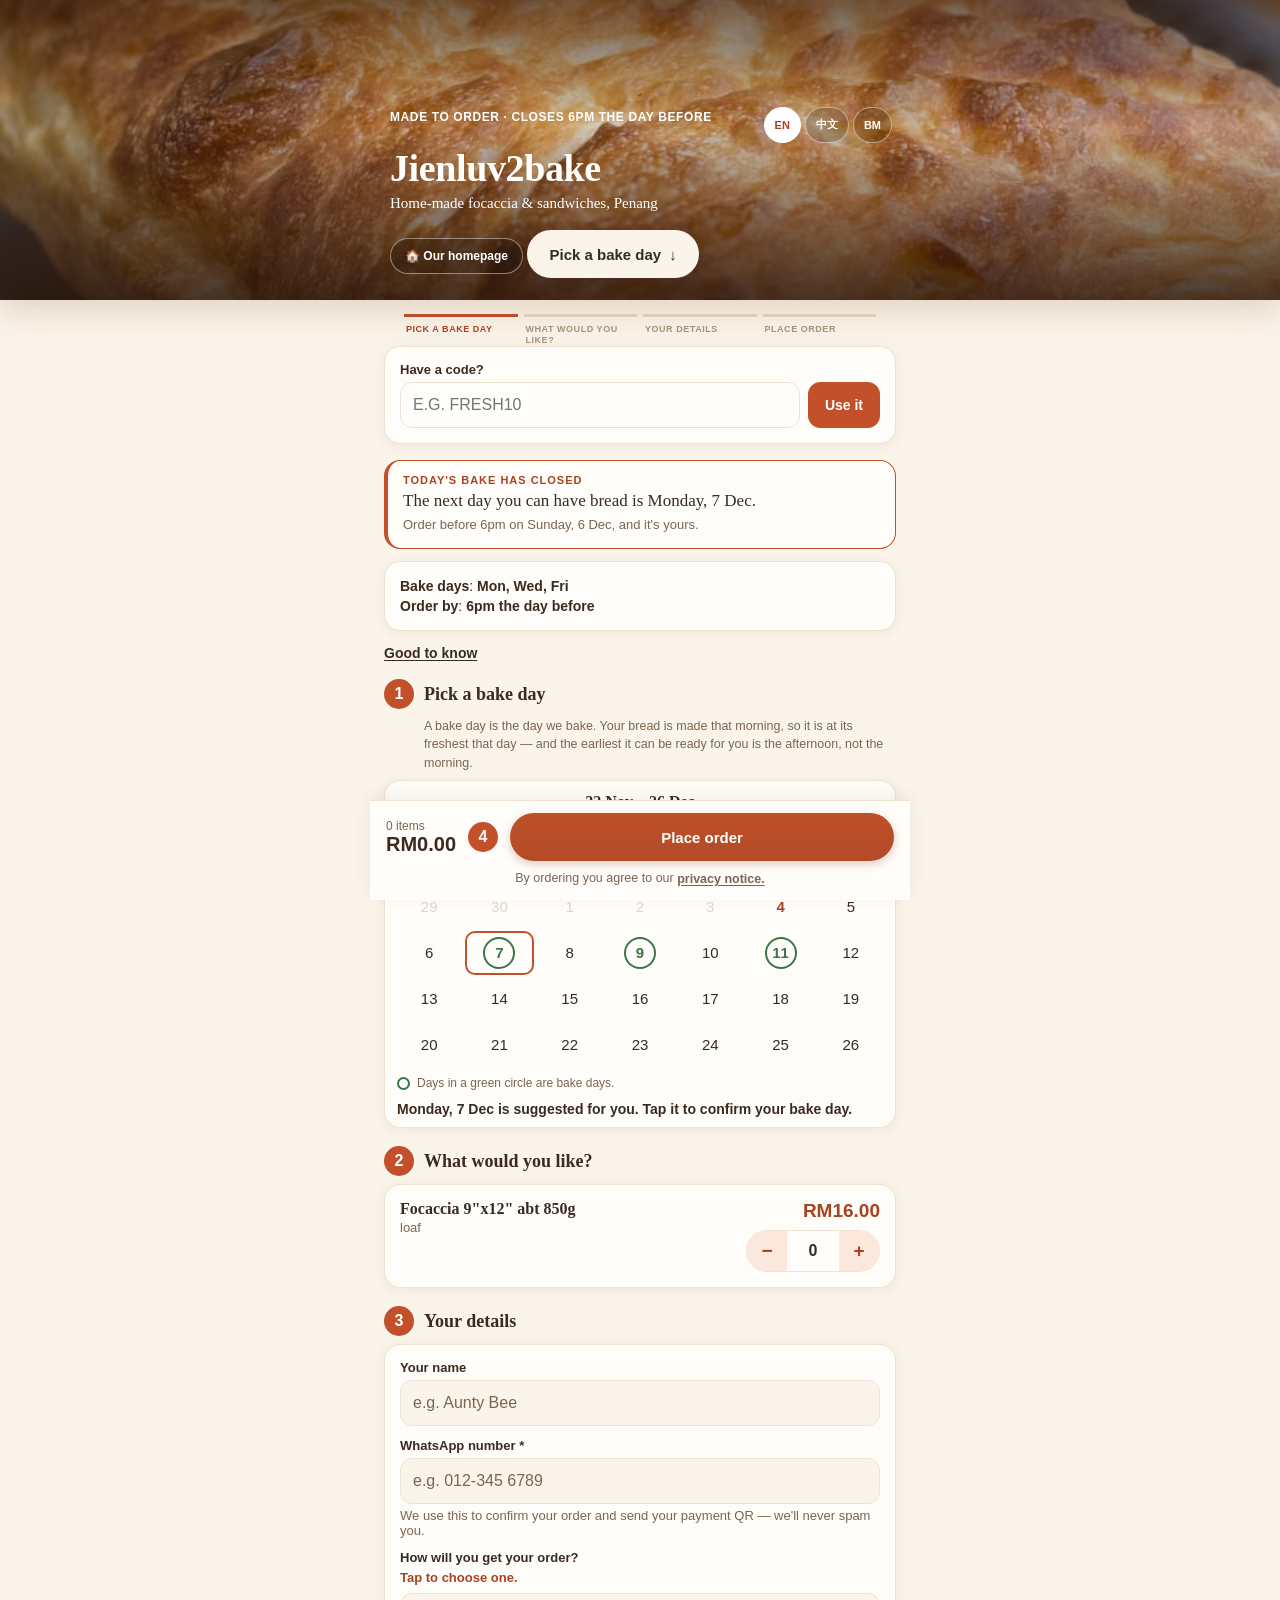
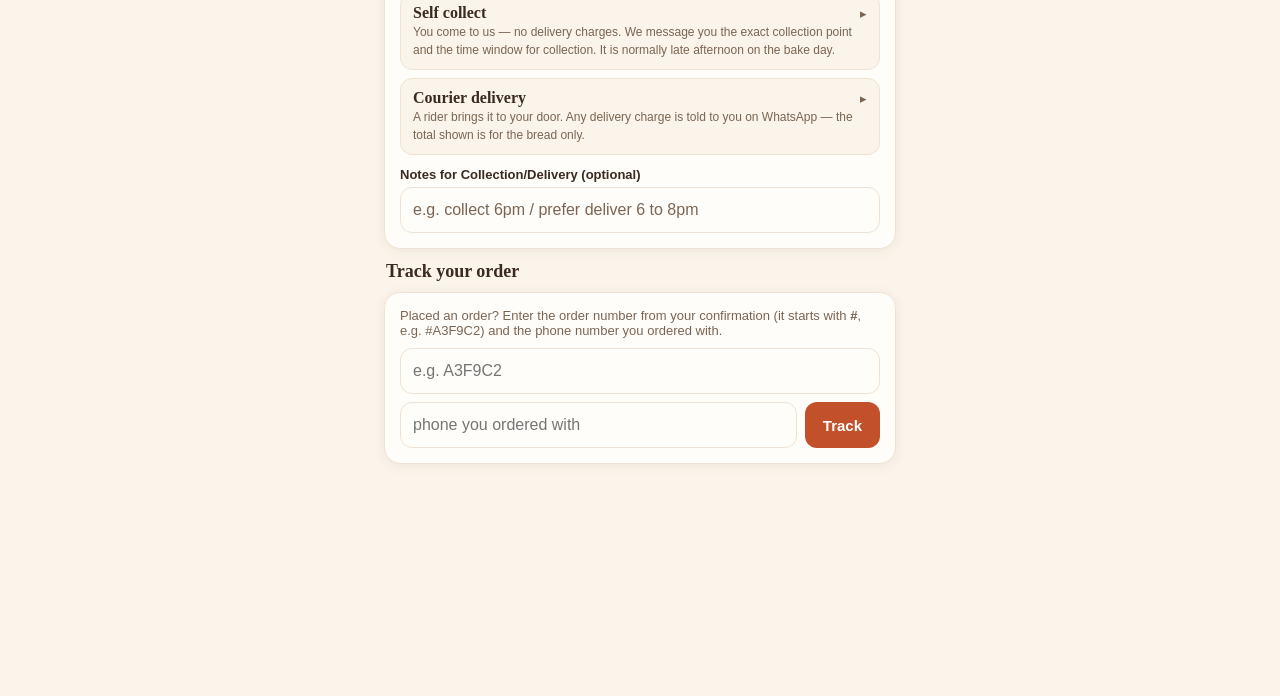
<file: store/index.html>
<!DOCTYPE html>
<html lang="en">
<head>
  <meta charset="UTF-8">
  <meta name="viewport" content="width=device-width, initial-scale=1, viewport-fit=cover">
  <meta name="theme-color" content="#c4552f">
  <meta name="apple-mobile-web-app-capable" content="yes">
  <!-- ★★★ THE SHOP IS DELIBERATELY FINDABLE TOO (v538). ⚠️ Her words: __"i want to be ready for business in no
       time"__ — so the shop states it rather than being left to chance. ⭐ And the honest note for whoever reads
       this next: **indexed is not the same as ready.** Google captures this page as it stands the first time it
       crawls, so what it lists is whatever the shop says today.
       ⚠️ **TO HIDE THE SHOP INSTEAD**, change this one line to content="noindex, nofollow" — and allow a couple
       of weeks, because a page is not un-indexed instantly. -->
  <!-- ★★ THE TRIAL IS THE SHOP NOW (v634). ⚠️ It was `noindex, nofollow` while it shared the shop's place in
       search with /store/; the moment it BECAME the shop, it had to be findable again — ⭐ **an unindexed shop
       is a shop a customer cannot search for.** -->
  <!-- ★★ THE TRIAL IS THE SHOP AGAIN (v640). ⚠️ It was `noindex, nofollow` while it shared the shop's place
       in search; the moment it BECAME the shop it had to be findable — ⭐ an unindexed shop is a shop a
       customer cannot search for. -->
  <meta name="robots" content="index, follow">
  <title>Order · Jienluv2bake</title>
  <!-- The chalk hand used by the bakery's own sentence in the shelf strip (v274).
       Fetched before the stylesheet so it is already in flight when app.css asks
       for it, and `crossorigin` because a font is always a CORS request even from
       our own origin — without it the browser fetches the file twice. -->
  <link rel="preload" as="font" type="font/woff2" crossorigin
        href="fonts/ShantellSans-Regular-latin.woff2">
  <link rel="stylesheet" href="app.css">
  <link rel="icon" href="data:image/svg+xml,<svg xmlns='http://www.w3.org/2000/svg' viewBox='0 0 100 100'><text y='.9em' font-size='90'>🥖</text></svg>">
</head>
<body>
  <!-- ★★ THE PAGE CHECKS ITSELF (v492). GitHub Pages serves this shop with `cache-control:
       max-age=600` and no build number in any URL, so a price change, a closed day or a new
       field can be pushed and NOT arrive — a customer ordering off the old page is a real order
       placed wrongly. The backoffice has had this strip since v255; the shop never did.
       ⚠️ IT IS ABOVE EVERYTHING, including the header, because it is about the whole page.
       ⚠️ AND IT SAYS NOTHING WHEN IT CANNOT TELL — offline, a stub, a file it cannot read: all
       silent. A page that cried "out of date" on a bad connection would be worse than one that
       never spoke, and the customer has done nothing wrong.
       The three strings come from store-lang.js like every other word on this page, so it
       arrives in whichever language they are reading. -->
  <div class="build-notice" id="build-notice" hidden>
    <p class="build-say" id="build-say" data-i18n="buildStale">A newer version of this page is ready.</p>
    <p class="build-say" id="build-stuck" data-i18n="buildStuck" hidden>A newer version is ready. Close this page completely, then open it again.</p>
    <button type="button" class="build-btn" id="build-reload" data-i18n="buildReload">Reload</button>
  </div>

  <header class="hero hero-photo">
    <!-- ★★ ONE PHOTO, ONE LINE, ONE PRESS (v631_2, the reference study). ⚠️ The photo is an <img>, never a CSS
         background: a background is invisible to the preloader and to the browser's format choice, and this is
         the largest thing on the first screen. `fetchpriority` keeps it from waiting behind the scripts, and
         the veil is what makes white type readable over a photograph. -->
    <img class="hero-photo-img" src="../img/focaccia%20800g.jpeg" alt="" width="960" height="1280"
         fetchpriority="high" decoding="async">
    <span class="hero-veil" aria-hidden="true"></span>
    <div class="hero-inner">
    <div class="hero-top">
      <p id="eyebrow" class="hero-eyebrow"></p>
      <nav id="lang-switch" class="lang-switch" aria-label="Language" data-i18n-aria="langAria">
        <button type="button" class="lang-pill" data-lang="en">EN</button>
        <button type="button" class="lang-pill" data-lang="zh">中文</button>
        <button type="button" class="lang-pill" data-lang="ms">BM</button>
      </nav>
    </div>
    <h1 id="name" class="hero-title"></h1>
    <p id="tagline" class="hero-sub"></p>
    <!-- The way back to the brand page. The shop is reached directly from an
         Instagram bio or a shared link as often as from the homepage, so a
         visitor who lands here first has no other route to the reviews, the
         gallery and the story. Its own line under the tagline, not a third
         item on the top row: that row's eyebrow already wraps to two lines on a
         phone and the language pills need the whole right half. -->
    <a id="home-link" class="hero-home" href="/" data-i18n="homeLink">🏠 Our homepage</a>
    <!-- ⭐ THE ONE PRESS ON THE FIRST SCREEN. It goes to step 1 rather than opening a cart: the customer's next
         question is "when can I have it", not "what is this site". -->
    <a class="hero-cta" href="#step1" data-i18n="sPickDay">Pick a bake day</a>
    </div>
  </header>

  <main class="view">
    <!-- ★★ THE FOUR STEPS AS A BAR (v633_2). ⚠️ Its labels are READ FROM THE STEP HEADINGS by `paintStepBar`,
         never typed again here — so the bar and the step under it cannot name the same thing differently, and
         the three languages arrive with the headings. ⚠️ `aria-hidden`: the numbered headings below are the
         real, readable content; this is the same four facts drawn as a line. -->
    <nav id="stepbar" class="stepbar" aria-hidden="true"></nav>
    <!-- The code the shop is running today, at the top of the page and under the
         shop name (v269). A statement, never a control: it names the code so the
         customer can type it, and the bakery still takes the money off by hand in
         WhatsApp. Filled by the shop from the codes the app published; empty and
         hidden until there is a public code running.

         Two lines: the shop's own sentence, which always names the code; and
         under it the bakery's own words, in her language (v270). Hers is extra,
         never instead — a strip that stopped naming the code would be telling a
         customer about a discount they cannot ask for. -->
    <div id="promo-today" class="promo-today" hidden>
      <!-- Both empty on purpose: the slides and the dots are built by the script. The slides
           are stacked in one grid cell so the strip is as tall as the TALLEST message and
           cannot change height as they turn (v295); the dots sit UNDER that box, one per
           offer, and add a fixed height of their own. A static line here would be a second
           copy of an offer the script is about to draw. -->
      <div id="promo-rotor" class="promo-rotor"></div>
      <div id="promo-dots" class="promo-dots"></div>
    </div>

    <div id="referral-banner" class="referral-banner" hidden data-i18n="referral">🎁 You were referred — you have a welcome discount on your first order</div>

    <!-- Where a code the customer was handed goes. Rendered always, so a card
         still works when the shop is not advertising anything that day. -->
    <div class="card promo-box">
      <div class="field">
        <label for="promo-input" data-i18n="promoLabel">Have a code?</label>
        <div class="promo-row">
          <input id="promo-input" class="input" type="text" autocapitalize="characters"
                 autocomplete="off" autocorrect="off" spellcheck="false"
                 data-i18n-ph="promoPh" placeholder="e.g. FRESH10">
          <button id="promo-apply" class="promo-apply" type="button" data-i18n="promoApply">Use it</button>
        </div>
        <p id="promo-say" class="card-sub promo-say" role="status" hidden></p>
        <button id="promo-clear" class="promo-clear" type="button" hidden data-i18n="promoRemove">Remove the code</button>
      </div>
    </div>

    <!-- ★★ THE ANSWER, NOT THE RULE (v405). Her customer's order went wrong because the page stated
         the RULES ("delivery days Mon/Wed/Fri", "order by 18:00 the day before") and left him to work
         out what they meant for him. It now says the answer out loud, and the rules stay underneath
         for anyone who wants them. Filled by app.js; hidden entirely unless the trial flag is on. -->
    <div id="day-answer" class="answer">
      <p class="answer-kicker" id="answer-kicker"></p>
      <p class="answer-big" id="answer-big"></p>
      <p class="answer-sub" id="answer-sub"></p>
    </div>

    <section class="card info">
      <p class="info-row"><strong data-i18n="deliveryDays">Bake days</strong>: <span id="delivery-days" class="info-val"></span></p>
      <p class="info-row"><strong data-i18n="orderBy">Order by</strong>: <span id="cutoff" class="info-val"></span></p>
    </section>

    <!-- ★★ THE THREE STEPS (v405). Her words: __"first you might mention that it is a 3 step ordering
         process, name the 1st by 1 in a circle, big one"__. ⚠️ The lede promises it ENDS, which is the
         part a nervous customer wants; the circles say which one they are on. -->
    <!-- ★★ "GOOD TO KNOW" (v636_2) — the layer of reassurance the plan calls for, at the one moment a
         customer starts to wonder how this works: after the day is offered, before the items.
         ⚠️ It reuses the privacy sheet's own shape (a link, a panel, a press to open, a press away to close),
         because a second way of showing a panel on this page is a second thing to keep working. -->
    <p class="facts-line"><button id="facts-open" class="privacy-link" type="button" aria-expanded="false"
        aria-controls="facts-sheet" data-i18n="factsLink">Good to know</button></p>
    <div class="facts-sheet" id="facts-sheet" hidden>
      <p class="privacy-sheet-head" data-i18n="factsHead">Before you order</p>
      <!-- ★★ THE BULLETS ARE DRAWN FROM HER OWN WORDS WHEN SHE HAS WRITTEN THEM (v641). The <li>s are built by
           `paintFacts()` in app.js from Settings → Storefront → Good to know; blank falls back to the shop's own
           wording stored in store-lang.js, so the panel is never empty. ⚠️ The WhatsApp line is always last and
           is NOT hers to type — it carries whatever number she publishes. -->
      <ul class="privacy-sheet-list" id="facts-list"></ul>
    </div>
    <p class="steps-lede" id="steps-lede"></p>

    <div class="step-head" id="step1"><span class="step-num">1</span>
      <h2 class="section" data-i18n="sPickDay">Pick a bake day</h2></div>
    <p class="bake-day-what" data-i18n="bakeDayWhat">A bake day is the day we bake. Your bread is made that morning, so it is at its freshest that day — and the earliest it can be ready for you is the afternoon, not the morning.</p>
    <div id="dates"></div>

    <!-- ★★★ WHERE A STEP SAYS WHY IT IS NOT OPEN YET (v455). Her words: __"the message show in the wrong
         place and the screen jump, it should shown up at the appropriate place, or the missing field turn
         red embossed, or how a form filling would behave"__ ⚠️ **A form marks the thing that is missing,
         where it sits** — not a pop-up at the top.
         ⚠️⚠️ IT MOVES, AND SINCE v493 IT ALWAYS MOVES TO THE SAME KIND OF PLACE: **directly under the
         heading of the step it is about** (v493 — her words: __"the screen should scroll to step1, and
         below step one flashing the warning meaasge"__). ⭐ Where it sits in this file is only where it
         rests before the first refusal; its `hidden` attribute is set from the start, so it is never read
         from here. ⚠️ **The headings are static markup that no repaint replaces, so a line hung under one
         can no longer be torn out of the page** — which is what let v493 retire the re-hanging machinery
         v460 needed. -->
    <p class="step-note" id="step-note" role="status" hidden></p>
    <!-- ★★ "YOUR LAST ORDER" (v638) — the regular's way back in. ⚠️ Filled from the customer's own phone at
         boot; empty (and so invisible) for anyone who has not ordered here before. -->
    <div id="again-slot"></div>
    <div class="step-head" id="step2"><span class="step-num">2</span>
      <h2 class="section" data-i18n="sWhat">What would you like?</h2></div>
    <div id="menu-note" class="menu-note" role="status" hidden></div>
    <div id="menu" class="menu"></div>

    <div class="step-head" id="step3"><span class="step-num">3</span>
      <h2 class="section" data-i18n="sYourDetails">Your details</h2></div>
    <div class="card">
      <div class="field">
        <label for="name-input" data-i18n="yourName">Your name</label>
        <input id="name-input" class="input" type="text" data-i18n-ph="namePh" placeholder="e.g. Aunty Bee" autocomplete="name">
      </div>
      <div class="field">
        <label for="whatsapp-input"><span data-i18n="whatsappNo">WhatsApp number</span> <em class="req">*</em></label>
        <input id="whatsapp-input" class="input" type="tel" inputmode="tel" data-i18n-ph="whatsPh" placeholder="e.g. 012-345 6789" autocomplete="tel" required>
        <p class="card-sub" style="margin:4px 0 0" data-i18n="waSub">We use this to confirm your order and send your payment QR — we'll never spam you.</p>
      </div>
      <!-- ★★ EACH WAY SAYS WHAT IT IS (v407). Her customer ordered a courier when he wanted to
           collect, and nothing on the page told him the difference — two bare words, "Self
           collect" and "Courier delivery", left him to guess what he was choosing and what it
           would cost him. Her words: "imagine that you are totally new, and you want to order
           from this baker, and you are not so good at online ordering".

           ⚠️ SO THEY ARE ROWS, NOT A TWO-WORD TOGGLE: one full-width row per way, a bold name
           over a plain line — the same shape as the collect-from list directly below, because it
           is the same kind of question and this is a shop a nervous person has to read.
           ⚠️ BOTH LINES ARE TRUE BEFORE ANYTHING IS TAPPED, which is the whole point: he can
           compare without tapping, and cannot tap his way into a choice he did not understand.
           ⚠️ THE COURIER LINE PROMISES NO AMOUNT, because the shop genuinely has none — she
           quotes carriage by hand afterwards (`judgeCtx` says the same, in its own words). What
           it can say honestly is that the total under this page is the bread's.
           ⚠️ NEITHER ROW IS EVER DISABLED. This is a description, never a gate. -->
      <div class="field">
        <!-- ⚠️ A <label> WITH NO FOR= NAMES NOTHING (v588) — the same fault v583 fixed on the homepage. -->
        <span class="field-label" id="fulfil-label" data-i18n="howGet">How will you get your order?</span>
        <!-- ★★ AND THE LINE THAT SAYS IT IS A QUESTION TO ANSWER (v416). Her words: __"you need a
             'click to choose' after the title, and self collect should not be default"__. ⚠️ With
             NEITHER card wearing the edge, the two of them read as two descriptions rather than as
             two things to pick — **so this stands under the question until he picks one.** -->
        <p class="seg-prompt" id="fulfil-pick" data-i18n="fulfilPick">Tap to choose one.</p>
        <div class="seg" id="fulfillment" role="group" aria-labelledby="fulfil-label">
          <div class="seg-opt" data-opt="collect">
            <button type="button" class="seg-btn" data-fulfillment="collect">
              <span class="seg-head-row">
                <span class="seg-name" data-i18n="selfCollect">Self collect</span>
                <!-- ★★ AND THE CARD SAYS IT OPENS (v412). Her words: __"i want the self collect card at
                     store to be folded as default"__. The caret is the whole of the hint that there is
                     anything behind it, so it is drawn from the first paint and store/app.js turns it
                     over when the card opens. -->
                <span class="seg-caret" id="collect-caret">▸</span>
              </span>
              <span class="seg-sub" data-i18n="selfCollectSub">You come to us — no delivery charges. We message you the exact collection point and the time window for collection. It is normally late afternoon on the bake day.</span>
            </button>
            <!-- ★★ THE PLACES ARE PART OF THE CHOICE, NOT A BOX THAT APPEARS UNDER IT (v410). Her
                 words: __"there is 2 main selection, select self collect and a drop down appear,
                 should not be in present interface"__ — the list of places and the choice to collect
                 were TWO steps, and a control that appears once you have chosen something reads as
                 a second question rather than as part of the first.
                 ⚠️ SO THE PLACES LIVE INSIDE THE SELF-COLLECT CARD, and the card wears the edge —
                 one piece, one decision. Tapping a place CHOOSES SELF COLLECT as well as the place,
                 which is what that tap means.
                 ⚠️ AND IT IS BUILT BY THE SCRIPT, so it carries no data-i18n tags and the
                 dictionary's English-must-match-the-markup rule in test/store-i18n.test.js is
                 untouched. Empty until store/app.js fills it, so a shop with no places is byte for
                 byte the shop it was. -->
            <!-- ★★ AND THE LINE THAT SAYS THE LIST IS A THING TO PRESS (v415). Her words: __"the
                 self collect have to have message follow, click to choose point, without click it
                 should not highlight"__. ⚠️ It sits BESIDE the list rather than inside it, so the
                 list stays nothing but places — the same care the address list takes with its own
                 instruction row. ⚠️ Authored with its own `data-i18n`, so the three languages come
                 from the dictionary and nothing here has to be written by the script. -->
            <p class="point-pick" id="point-pick" data-i18n="pointPick" hidden>Tap to choose which Self collection Point you want to collect your orders from.</p>
            <div class="point-list" id="point-list" hidden></div>
          </div>
          <div class="seg-opt" data-opt="courier">
            <button type="button" class="seg-btn" data-fulfillment="courier">
              <span class="seg-head-row">
                <span class="seg-name" data-i18n="courier">Courier delivery</span>
                <span class="seg-caret" id="courier-caret">▸</span>
              </span>
              <span class="seg-sub" data-i18n="courierSub">A rider brings it to your door. Any delivery charge is told to you on WhatsApp — the total shown is for the bread only.</span>
            </button>
            <div class="field addr-body" id="address-field" hidden>
              <label for="address-input" data-i18n="addressLabel">Delivery address</label>
              <input id="address-input" class="input" type="text" data-i18n-ph="addressPh" placeholder="Street, area, Penang…" autocomplete="street-address">
              <!-- Where the addresses the lookup found appear (v202). Emptied and hidden by
                   store/app.js; every word inside it is written by JS, so it carries no
                   data-i18n tags and the dictionary's English-must-match-the-markup rule in
                   test/store-i18n.test.js is untouched. -->
              <div class="addr-list" id="addr-list" hidden></div>
              <!-- ★★ THE PIN IS AN OFFER, NOT A STEP — AND ITS REASONING LIVES INSIDE THE MAP (v437).
                   Her words: __"Pin a map can be confusion that is not mandatory to be faced by
                   customer, especially when we have auto complete. Pin helps on certain scenarios
                   that we understand, maybe we just fade that function"__.
                   ⚠️⚠️ It used to be a whole paragraph and a full-width button at the same weight as
                   the address field above, so it read as the next thing to do. ⭐ **Closed, it is now
                   ONE quiet line with the press as a link inside it** — and the long explanation,
                   which is the part that says skipping is fine, moved INTO the map where he is
                   actually moving the pin and can read it properly.
                   ⚠️ "USE MY LOCATION" WAS REMOVED (v414) for the same reason, and its note was
                   here: **a customer can SEE the door he is choosing and move it, where a phone's
                   own guess at where he is standing cannot be checked at all.** -->
              <p class="card-sub pin-ask" id="pin-ask">
                <span data-i18n="pinHintShort">Door hard to find?</span>
                <button type="button" id="pin-map" class="pin-link" data-i18n="pinOnMap">Pin on the map</button>
              </p>
              <p class="card-sub pin-status" id="pin-status" hidden></p>
              <div class="pin-box" id="pin-box" hidden>
                <p class="card-sub pin-note" id="pin-loading" data-i18n="pinLoading">Loading the map…</p>
                <p class="card-sub pin-note" id="pin-tap" data-i18n="pinTapFirst" hidden>Tap the map once to drop the pin — then drag it to the exact door.</p>
                <div class="pin-hold" id="pin-hold"></div>
                <!-- ⭐ THE REASONING, INSIDE THE MAP. It is read while the pin is being moved, which
                     is the only moment it has anything to say. -->
                <p class="card-sub pin-note pin-why" data-i18n="pinHint">Skip this and the driver goes to the address you typed — that is fine for most houses. Pin it only if the address alone will not find your door: a condo block, a guard house. Either way, put the block and unit number in the address above.</p>
                <div class="pin-actions">
                  <button type="button" id="pin-keep" class="track-btn" data-i18n="pinKeep">Keep this spot</button>
                  <button type="button" id="pin-cancel" class="pin-btn" data-i18n="pinCancel">Cancel</button>
                </div>
              </div>
            </div>
          </div>
        </div>
      </div>
      <!-- ⚠️ THE SEPARATE "Collect from" FIELD THAT USED TO SIT HERE IS GONE (v410). It was a
           labelled box that appeared the moment Self collect was chosen — a second question under
           the first, which is exactly what she said should not be in the interface. The places it
           held now live inside the Self collect card itself, above. -->
      <div class="field" style="margin-bottom:0">
        <label for="note-input" data-i18n="noteLabel">Notes for Collection/Delivery (optional)</label>
        <input id="note-input" class="input note-input" type="text" data-i18n-ph="notePh" placeholder="e.g. collect 6pm / prefer deliver 6 to 8pm" autocomplete="off">
      </div>

      <!-- HOW HER CUSTOMERS' DETAILS ARE USED now lives in the ORDER BAR, one quiet
           line under Place order, and in the panel that line opens (v350). It was a
           block here at the point of collection (v348); she asked for it moved, because
           the block read as something LOUD sitting in the middle of the form. The line
           and the panel are at the foot of this file, beside the button. Nothing about
           the notice itself changed — same four facts, same Act, same date. -->
    </div>

    <section id="track-section">
      <h2 class="section" data-i18n="sTrack">Track your order</h2>
      <div class="card">
        <p class="card-sub" style="margin:0 0 10px" data-i18n-html="trackHint">Placed an order? Enter the order number from your confirmation (it starts with <strong>#</strong>, e.g. #A3F9C2).</p>
        <div class="track-row">
          <!-- ⚠️⚠️ A PLACEHOLDER IS NOT A NAME (v583): with no label, a screen reader announced these two
               boxes as "edit text" and nothing said which was which. ⭐ Each carries its own name. -->
          <input id="track-input" class="input" type="text" data-i18n-ph="trackPh" placeholder="e.g. A3F9C2" autocomplete="off" autocapitalize="characters" data-i18n-aria="trackNoLabel" aria-label="Order number">
        </div>
        <!-- ★★★ AND THE PHONE THE ORDER WAS PLACED WITH (v558). ⚠️ A six-character code is about 16.7
             million values and this lookup is open to anyone, so a stranger making requests could reach a
             real order. ⭐ The phone is the second key, and it is not published anywhere public. -->
        <div class="track-row track-row-phone">
          <input id="track-phone" class="input" type="tel" inputmode="tel" data-i18n-ph="trackPhonePh" placeholder="phone you ordered with" autocomplete="tel" data-i18n-aria="trackPhoneLabel" aria-label="Phone you ordered with">
          <button id="track-btn" class="track-btn" data-i18n="trackBtn">Track</button>
        </div>
        <div id="track-result" class="track-result" role="status" hidden></div>
      </div>
    </section>

    <section id="policy-box" hidden>
      <h2 class="section" data-i18n="sPolicies">Policies</h2>
      <div class="card">
        <p id="policy-text" class="policy-text"></p>
      </div>
    </section>

    <div id="confirm-msg" class="confirm-msg" role="status" hidden></div>
    <div id="social" class="social"></div>
    <div id="dev-foot" class="dev-foot" hidden></div>
    <div id="fb-foot" class="fb-foot" hidden></div>
  </main>

  <div class="bar-spacer" id="bar-spacer"></div>
  <div class="order-bar">
    <!-- ★★ THE CODE IS SAID AGAIN HERE, WHERE THE MONEY IS (v408). Her words: __"If there is promo
         coupon attached, say it on top of Place Order"__. The line under the code box already says
         the code will be taken off at the confirmation — and it is UP THE PAGE, out of sight by the
         time a customer reaches the button. This is the moment they commit, and the moment the
         figure they are looking at (the goods total on the bar, which is BEFORE the code) needs
         explaining. Filled by store/app.js and hidden unless a code is actually on the order, so
         an ordinary order's bar is byte-for-byte the bar it has always been.
         ⚠️ IT IS A STATEMENT, NEVER A GATE: it never blocks the button and never changes a total. -->
    <p class="promo-bar" id="promo-bar" hidden></p>
    <div class="order-bar-row">
      <div class="order-summary">
        <span id="bar-count" class="bar-count">0 items</span>
        <span id="bar-total" class="bar-total">RM0.00</span>
      </div>
      <!-- ★★ THE FOURTH STEP SITS BESIDE THE BUTTON, NOT INSIDE IT (v438). Her words: __"the
           number 4 should not be inside the the Place order button, it should sit beside, same size
           with other number to be consistant, make the place order button smaller to make roon for
           the 4 ball"__.
           ⚠️⚠️ v435 drew it INSIDE the button, with `#order-btn::before` — a 20px disc against the
           other three's 30px ones, so **it was a fourth number that did not match the three he
           had just followed.** ⭐ It is the same `.step-num` shape now, at the same 30px, standing
           in the same place in the sequence: after the details, before the press.
           ⚠️ AND THE BUTTON IS NARROWER FOR IT — the circle and its gap come out of a row that was
           `flex: 1` on the button, which is the room she asked to be made. -->
      <span class="bar-step" id="bar-step" aria-hidden="true">4</span>
      <button id="order-btn" class="btn primary" disabled>Place order</button>
    </div>

    <!-- THE NOTICE, ONE LINE UNDER THE BUTTON (v350; reworked v351).
         She asked for "we use your details only to bake and deliver" OUT, which left
         "privacy notice" twice back to back — "…our privacy notice. Privacy notice".
         So the words IN the sentence are now the trigger, the way Amazon's own checkout
         does it: nothing repeats and nothing is added.

         ⚠️ IT OPENS ON A CLICK, AND CLOSES WHEN YOU CLICK AWAY. Her words: "make it
         expend only when i click on it, away, colapse." It opened on HOVER for one
         version (v351) and she changed it the same day. **A press behaves the same on a
         laptop and on a phone** — which hover never could, because hover does not exist
         on a touchscreen and this shop is ordered from phones. The trigger is a real
         <button>, so Enter and Space work, and Escape closes it.

         ⚠️ THE PANEL FLOATS ABOVE THE LINE rather than pushing the bar taller, so
         opening it never moves Place order under the customer's thumb. It sits INSIDE
         this wrapper because "away" means OUTSIDE THE NOTICE — a press on the WhatsApp
         link inside the panel must not close it.

         ⚠️ THE CONTACT NUMBER IS NOT IN THE STRINGS. The sentence is translated with the
         rest of the page; the number is filled by store/app.js from the same setting the
         order button builds its link from, so the two can never disagree.
         ⚠️ IT IS A NOTICE, NEVER A GATE: no tick box, and nothing here can refuse an order.
         ⚠️ THIS LINE IS THE ONLY PLACE THE NOTICE IS GIVEN, so 12.5px is its FLOOR, not a
         starting point — the guide warns against a font the customer will not read. -->
    <div class="order-notice-wrap" id="privacy-zone">
      <!-- The sentence is split around the press, so the press carries the closing full
           stop: it is a full stop in English and Bahasa Malaysia and a 。 in Chinese, and
           a punctuation mark left in the markup would be wrong in one of the three. -->
      <p class="order-notice"><span data-i18n="privacyLine">By ordering you agree to our</span> <button id="privacy-open" class="privacy-link" type="button" aria-expanded="false" aria-controls="privacy-sheet" data-i18n="privacyLink">privacy notice.</button></p>
    </div>

    <!-- ⚠️ THE PANEL IS A CHILD OF THE BAR, NOT OF THE NOTICE LINE (v357).
         It used to sit inside the wrapper just above the words, which put it directly on top
         of the row — and that row IS the Place order button. Her words: "can the pop up be
         open higher not to block the Placae Order button". Out here it positions against the
         BAR itself, so it opens above the whole bar and the button stays in sight while the
         notice is read.
         ⚠️ It is no longer inside #privacy-zone, so the click-away test had to learn about it
         — see store/app.js, where "away" means outside the words AND outside this panel. -->
    <div class="privacy-sheet" id="privacy-sheet" hidden>
      <p class="privacy-sheet-head" data-i18n="privacyHead">How we use your details</p>
      <ul class="privacy-sheet-list">
        <li data-i18n="privacyWhat">We use your data only to make your order, get it to you, and talk to you about it. For a delivery we also need your address and the pin on your door.</li>
        <li data-i18n="privacyWho">To bring your order to you, the driver is given your name, number and address. Your confirmation reaches you on WhatsApp, and an alert carrying your order pings our phone. Nobody else sees your details, and we never sell them.</li>
        <li data-i18n="privacyKeep">Your details stay with your order in our order book, on a secure cloud service and on our own phones behind a PIN. We keep the sales record for seven years, as the tax office asks — but your name, number and address are not part of that record, so ask us any time and we will delete them.</li>
        <li><span data-i18n="privacyContact">Ask us any time to see, correct or delete what we hold — WhatsApp</span> <a id="privacy-wa" class="privacy-wa" href="" hidden></a></li>
      </ul>
      <p class="privacy-sheet-fine" data-i18n="privacyDate">Under Malaysia's Personal Data Protection Act 2010 (Act 709). Last reviewed: 7 October 2026.</p>
    </div>
  </div>

  <!-- ★★ THE QUESTION BEFORE A CUSTOMER CHANGES HOW HE GETS HIS ORDER (v436). Her words: __"a
       confirmation pop up, asking whether customer intend to change to delivery? the point selection
       will be cleared, vise versa"__.
       ⚠️⚠️ IT IS THE SHOP'S FIRST QUESTION. `#confirm-msg` is a NOTICE — a banner with no buttons —
       and the privacy sheet is read-only, so nothing on this page has ever asked the customer
       anything. ⭐ It sits at the TOP LEVEL, outside the order bar, because it must cover the whole
       screen: a question answered by a press on the page behind it is not a question.
       ⚠️ Its title, body and two buttons are written by JS, not tagged — the words differ by which
       way he is going, so there is no one translation to put here. -->
  <div class="ask-scrim" id="ask-scrim" hidden>
    <div class="ask-card" role="dialog" aria-modal="true" aria-labelledby="ask-title">
      <p class="confirm-title" id="ask-title"></p>
      <p class="confirm-body" id="ask-body"></p>
      <div class="ask-actions">
        <button type="button" class="ask-quiet" id="ask-keep"></button>
        <button type="button" class="ask-go" id="ask-change"></button>
      </div>
    </div>
  </div>

  <script type="module" src="app.js"></script>
</body>
</html>
</file>
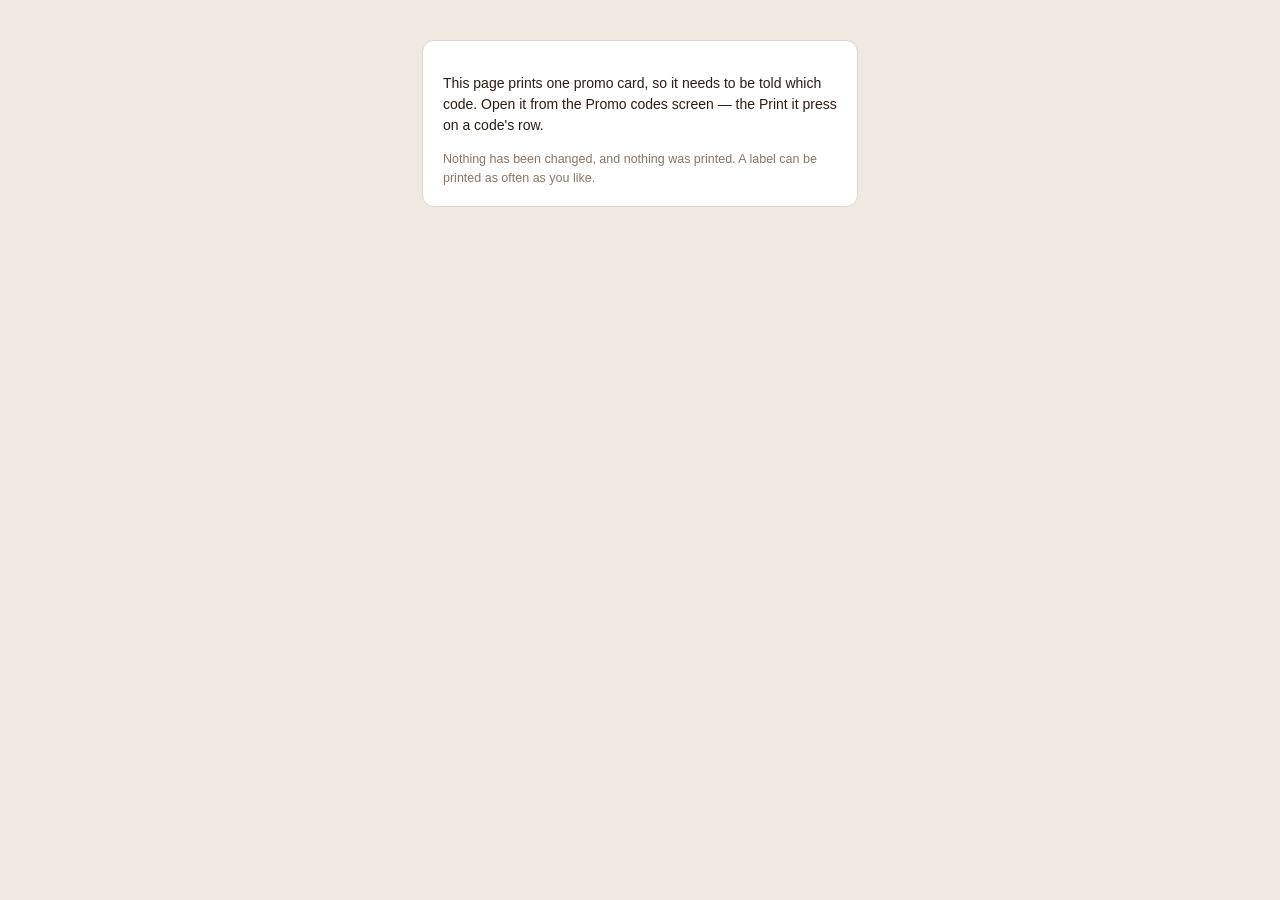
<file: admin/promo-card.html>
<!DOCTYPE html>
<html lang="en">
<head>
<meta charset="UTF-8">
<meta name="viewport" content="width=device-width, initial-scale=1">
<meta name="robots" content="noindex">
<title>Promo card · Jienluv2bake</title>
<style>
:root{--ink:#2b1d14;--terra:#7c3a2d;--muted:#8a7664;--rule:#ded6cd;}
*{box-sizing:border-box}
body{margin:0;background:#efe9e2;color:var(--ink);
  font-family:-apple-system,BlinkMacSystemFont,"Segoe UI",Roboto,Helvetica,Arial,sans-serif;}

/* The bar on screen only. A card is a printed object; nothing here belongs on
   the paper, so every pixel of it is no-print. */
.bar{display:flex;flex-wrap:wrap;gap:12px;align-items:center;padding:12px 16px;
  background:#fff;border-bottom:1px solid var(--rule)}
.bar .btn{font:600 14px/1 inherit;padding:11px 18px;border-radius:10px;border:1px solid var(--terra);
  background:var(--terra);color:#fff;cursor:pointer}
.bar .hint{margin:0;font-size:12.5px;color:var(--muted);max-width:44ch}
/* Nothing to print, so nothing to press. Needed as a rule of its own because the
   bar is display:flex, which outranks the browser's own [hidden] style. */
.bar.is-off{display:none}

/* FOUR A6 CARDS ON ONE A4 SHEET. Two columns of 105mm is exactly 210mm and two
   rows of 148mm is 296mm of 297mm — the whole page, four identical cards to one
   press. 1fr rows inside a fixed-height sheet rather than fixed heights, so a
   rounding error can never spill a blank second sheet. */
#card{padding:16px 16px 28px;overflow-x:auto}
.sheet{width:210mm;height:297mm;margin:0 auto;background:#fff;overflow:hidden;
  display:grid;grid-template-columns:repeat(2,1fr);grid-template-rows:repeat(2,1fr);
  box-shadow:0 1px 8px rgba(43,29,20,.18)}
.card6{border:1px dashed #d9d1c7;padding:8mm 7.5mm;overflow:hidden;
  display:flex;flex-direction:column;align-items:center;justify-content:space-between;text-align:center}

.c-brand{margin:0;font-size:12pt;font-weight:700;letter-spacing:.14em;text-transform:uppercase;color:var(--terra)}
.c-tag{margin:1mm 0 0;font-size:7.5pt;color:var(--muted)}
.c-mid{display:flex;flex-direction:column;gap:1.6mm;align-items:center}
.c-offer{margin:0;font-size:17pt;font-weight:700;line-height:1.12}
.c-min{margin:0;font-size:9pt;color:var(--muted)}
.c-say{margin:0;font-size:8pt;font-style:italic;color:var(--terra);max-width:64mm}
.c-rules{margin:0;font-size:7.5pt;color:var(--muted)}
.c-code{font-family:ui-monospace,SFMono-Regular,Menlo,Consolas,monospace;
  font-size:23pt;font-weight:700;letter-spacing:.18em;padding-left:.18em;color:var(--ink)}
.c-qr{width:34mm;height:34mm}
.c-qr svg{display:block;width:100%;height:100%}
.c-where{margin:0;font-size:7pt;color:var(--muted);max-width:60mm}

.notice{max-width:56ch;margin:24px auto;padding:18px 20px;background:#fff;border-radius:12px;
  border:1px solid var(--rule);font-size:14px;line-height:1.5}
.notice .hint{margin:10px 0 0;font-size:12.5px;color:var(--muted)}

@page{size:A4;margin:0}
@media print{
  body{background:#fff}
  .no-print{display:none!important}
  #card{padding:0;overflow:visible}
  .sheet{box-shadow:none;margin:0}
  .card6{border-color:#e8e2da}
  .c-qr svg{shape-rendering:crispEdges}
}
</style>
</head>
<body>
  <div class="bar no-print">
    <button id="print-btn" class="btn" type="button">Print this card</button>
    <p class="hint">
      Four cards to a sheet of A4 — cut along the hairlines. Best printed from a
      computer. Print as many as you like, whenever you like: nothing is fixed by
      printing, and the offer stays editable. This page only draws what the code
      says now.
    </p>
  </div>
  <main id="card"></main>

  <script type="module">
    import { boot } from "./js/promo-card.js";
    boot();
  </script>
</body>
</html>
</file>
<file: admin/css/app.css>
:root {
  --bg: #fbf4ea;
  --surface: #fffdf9;
  --ink: #3b2a1f;
  /* ★ THE SMALL SECOND LINE (v313). Every quiet line in the app draws in this —
     the line under a menu row, under an order row, the hint under a box.
     ⚠️ IT USED TO BE #9a8471, WHICH MEASURES 3.50:1 ON A CARD AGAINST THE 4.50:1
     THE STANDARD ASKS OF TEXT. That is a line meant to be READ, on a phone, in a
     kitchen, in Penang daylight — the app had already admitted as much once, in
     `h3.courier-kind .kind-what`, which dodged this token for exactly that
     reason.
     ⚠️ AND IT IS *THIS* DARK BECAUSE OF THE TINTED CHIPS, NOT THE CARDS. On a
     plain card the first candidate (#806a57) is a comfortable 5.02:1 — but the
     same colour on `--gray-bg` (a used promo chip, a courier-paid tag) is only
     4.24:1, and on `--strip`, `--brown-soft`, `--green-bg` and `--red-bg` it is
     between 4.27 and 4.47. ONE TOKEN HAS TO CLEAR THE WORST BACKGROUND IT LANDS
     ON, so it is set by `--gray-bg`: 4.56:1 there, 5.82:1 on a card.
     ⚠️ RE-DERIVE `.cal-cell.off` IS **NOT** REQUIRED — see the note at that rule. */
  --muted: #7b6552;
  /* A JOIN, NOT TEXT: the 2px rule inside `h3.courier-kind`. It keeps the OLD
     muted value on purpose — an edge answers to 3:1, and darkening it to the new
     text colour would turn a join inside a card into another box. */
  --join: #9a8471;
  --line: #f0e2d2;
  --brown: #c4552f;        /* terracotta brand */
  --brown-dark: #a84322;
  --brown-soft: #fbe7dc;
  --green: #3b7449;
  --green-bg: #e7f2e8;
  --red: #b54135;
  --red-bg: #fbe9e4;
  --amber: #975a13;
  --amber-bg: #fdf1dc;
  --gray-bg: #f1e9df;
  --strip: #f7efe1;            /* soft band behind each "How it adds up" line */
  --radius: 16px;
  --radius-sm: 12px;
  --tabbar-h: 58px;
  --topbar-h: 56px;
  --shadow: 0 2px 12px rgba(120, 66, 32, .08);
  --shadow-lg: 0 12px 30px rgba(120, 66, 32, .18);
  --serif: "Iowan Old Style", "Palatino Linotype", Georgia, "Times New Roman", serif;
  --sans: -apple-system, BlinkMacSystemFont, "Segoe UI", Roboto, Helvetica, Arial, sans-serif;
}

* { box-sizing: border-box; }

html, body {
  margin: 0;
  padding: 0;
  background: var(--bg);
  color: var(--ink);
  font-family: var(--sans);
  -webkit-text-size-adjust: 100%;
}

body { min-height: 100vh; }

/* ---------- Top bar ---------- */
.topbar {
  position: sticky;
  top: 0;
  z-index: 20;
  height: var(--topbar-h);
  background: linear-gradient(120deg, #c4552f, #d9742c);
  color: #fff;
  display: flex;
  align-items: baseline;
  gap: 10px;
  padding: 0 16px;
  padding-top: env(safe-area-inset-top);
  box-shadow: 0 2px 10px rgba(120, 66, 32, .25);
}
.topbar h1 {
  margin: 0;
  font-family: var(--serif);
  font-size: 19px;
  font-weight: 700;
  letter-spacing: .2px;
  display: flex;
  align-items: center;
  gap: 6px;
  white-space: nowrap;
}
.logo { font-size: 20px; }
.topbar-sub {
  font-size: 13px;
  opacity: .9;
  overflow: hidden;
  text-overflow: ellipsis;
  white-space: nowrap;
}

/* ---------- "Not sharing" strip ---------- */
.share-warn {
  position: sticky;
  top: var(--topbar-h);
  z-index: 19; /* below the topbar (20), above the page */
  background: var(--amber-bg);
  border-bottom: 1px solid #ecd4a5;
  box-shadow: 0 1px 6px rgba(120, 66, 32, .07);
}
.share-warn[hidden] { display: none; }
.share-warn-inner {
  display: block;
  max-width: 540px;
  margin: 0 auto;
  padding: 8px 14px;
  color: var(--ink);
  text-decoration: none;
  -webkit-tap-highlight-color: transparent;
}
.share-warn-inner:active { opacity: .75; }
.share-warn-msg { margin: 0; font-size: 12.5px; line-height: 1.45; }
.share-warn-msg b { color: var(--amber); font-weight: 700; }

/* ---------- "New version ready" strip ---------- */
/* GitHub Pages serves the app's code with a ten-minute cache and no build
   number in any URL, so a phone can keep running the previous build with
   nothing on screen to say so. This strip is the one place that says it.
   It sits directly above the tab bar rather than under the top bar: the
   "Not sharing" strip is already sticky there, two sticky siblings at the
   same offset would draw over each other once scrolled, and a bar at the
   bottom is seen wherever the page happens to be scrolled to. */
.update-bar {
  position: fixed;
  left: 0; right: 0;
  bottom: calc(var(--tabbar-h) + env(safe-area-inset-bottom));
  /* ⚠️⚠️ ABOVE THE LOCK LAYER (80), AND THAT IS THE WHOLE POINT OF THE NUMBER (v383). This strip sat
     at 25, and the lock screen is a full-screen OPAQUE panel at 80 — so the one message that says
     "this phone is behind" was painted UNDERNEATH the screen the person was looking at. Proved on a
     real screen: a tap at the centre of the warning reached the Unlock button. Her report was
     __"some app user after keying in pin, but login to an old version app"__, and this is why she
     never saw the warning that would have told them.
     ⚠️ It also has to clear confirm (72) and toast (70), because the gates it must be readable on
     are shown before either of those can appear, and a strip that is visible on the lock screen but
     vanishes the moment a dialog opens would be worse than one that is always on top. It is a
     status strip with its own button, and it is only ever painted when the phone is actually
     behind — in every other state it is `hidden` and costs nothing. */
  z-index: 90;
  background: var(--amber-bg);
  border-top: 1px solid #ecd4a5;
  box-shadow: 0 -1px 6px rgba(120, 66, 32, .07);
}
.update-bar[hidden] { display: none; }
.update-bar-inner {
  display: flex;
  align-items: center;
  gap: 10px;
  max-width: 540px;
  margin: 0 auto;
  padding: 8px 14px;
}
.update-bar-msg { flex: 1; margin: 0; font-size: 12.5px; line-height: 1.45; }
.update-bar-msg b { color: var(--amber); font-weight: 700; }
.update-bar .btn { flex: none; }

/* ★ AN ORDER FROM THE SHOP THAT THE INTAKE COULD NOT READ (v364). In flow, at the top of the
   Orders screen, in the SAME amber pair the "new version" bar uses — a pairing this app has
   already proven against its own background. ⚠️ v313's rule holds: the colour is set by the WORST
   background it lands on, not the nicest, so a port must carry the VALUE and not the reasoning.
   ⚠️ And it is IN FLOW rather than a floating bar: an order she cannot read is not a thing to park
   at the bottom of the screen, where a thumb and a tab bar both live. */
.intake-note {
  background: var(--amber-bg);
  border: 1px solid #ecd4a5;
  border-radius: 12px;
  padding: 10px 12px;
  margin: 0 0 12px;
}
.intake-note p { margin: 0 0 4px; font-size: 12.5px; line-height: 1.45; }
.intake-note p:last-child { margin-bottom: 0; }
.intake-note b { color: var(--amber); font-weight: 700; }

/* ---------- Receipt register (v366) ----------
   A register is a COLUMN OF NUMBERS, so the number is set in a fixed-width tabular figure
   and every row lines up on it. Without that the list is a paragraph, and a paragraph is
   exactly what you cannot check a sequence against. */
.reg-list { margin-top: 4px; }
.reg-row {
  display: flex;
  align-items: baseline;
  gap: 10px;
  padding: 7px 0;
  border-top: 1px solid var(--line);
}
.reg-row:first-child { border-top: 0; }
.reg-no {
  font-variant-numeric: tabular-nums;
  font-weight: 700;
  font-size: 13px;
  min-width: 62px;
  flex: 0 0 auto;
}
.reg-what { display: flex; flex-direction: column; gap: 1px; min-width: 0; }
/* ★★ THE REMOVED SHELF (v444). A row per removed order, with its own way back. ⚠️ Deliberately NOT a
   red or warning style: nothing here is wrong any more — it is the record of something put right, or
   that can be, and a shelf she learns to dread is one she will not open when it matters. */
.removed-row {
  display: flex;
  align-items: flex-start;
  justify-content: space-between;
  gap: 10px;
  padding: 8px 0;
  border-top: 1px solid var(--line);
}
.removed-main { min-width: 0; }
.removed-what { font-size: 13.5px; font-weight: 600; }
.removed-sub { font-size: 11.5px; color: var(--muted); margin-top: 2px; }
.reg-name { font-size: 13px; }
.reg-when { font-size: 11.5px; color: var(--muted); }
/* ★★ THE VOID ROW'S OWN QUESTION (v443). The press and its answer sit inside the sentence they
   belong to, on their own line, so a long answer wraps under the row rather than pushing the
   number out of the column. ⚠️ The answer is not a colour change and not a chip: it is a
   sentence, because what it says is "still there THEN", which is a fact and not a status. */
.reg-ask { display: block; margin-top: 4px; }
.reg-ask .btn { margin: 0 0 4px; }
.reg-seen { display: block; font-size: 11.5px; line-height: 1.45; color: var(--muted); }
/* A refunded row keeps its number and says so. It is a chip, never a colour on the number
   itself, because the number is the one thing on this screen that must never look different. */
.reg-tag {
  align-self: flex-start;
  margin-top: 2px;
  font-size: 10.5px;
  font-weight: 700;
  text-transform: uppercase;
  letter-spacing: .04em;
  padding: 1px 6px;
  border-radius: 999px;
  background: var(--brown-soft);
  color: var(--brown-dark);
}
/* ★ A MISSING NUMBER IS THE ONE THING AN AUDITOR ASKS ABOUT, so it is drawn where it cannot
   be missed rather than folded into a sentence. The colour came off the WORST background it
   lands on, as every small line here does (v313). */
.reg-warn {
  margin: 0 0 8px;
  padding: 9px 11px;
  border-radius: 10px;
  background: var(--amber-bg);
  border: 1px solid #ecd4a5;
  color: var(--amber);
  font-size: 12.5px;
  line-height: 1.45;
}

/* ---------- A COLUMN ROW inside a journal (v376) ----------
   ⚠️ A FILING PAGE IS READ *DOWN* A COLUMN — that is what filing IS — and a composed sentence
   ("5 Oct · C2FDA5 · #000001 · Aunty Bee") cannot be read down anything. So a row that carries
   `cols` lays them out at FIXED widths, with tabular figures so the numbers stack, and the money
   stays on the right where every other row in the app puts it. The invoice number carries the
   weight, because it is the one being filed against. */
.journal-cols { gap: 5px; }
/* ⚠️⚠️ A FILING PAGE IS READ AT A DESK, and the backoffice is capped at a PHONE column (540px) on
   every screen at every size. Her words: __"that page can be optimise for desktop brouwser"__.
   The cap is lifted for this view ALONE — the class is added and removed by the consolidated view
   itself, so no other screen moves. */
.view.view-wide { max-width: 900px; }
.journal-cols .j-col {
  flex: 0 0 auto;
  font-variant-numeric: tabular-nums;
  overflow: hidden;
  text-overflow: ellipsis;
  white-space: nowrap;
}
/* ⚠️⚠️ THESE WIDTHS WERE MEASURED, NOT GUESSED. At 375px a row has about 299px: the money takes 74,
   the gaps 18, so the three fixed columns have to leave room for a NAME. The first attempt sized them
   at 4.4/5.6/6.6em — 232px between them — which squeezed the Customer column to **0px**, so on the phone
   the page showed a header reading "Custo…" and no name on a single row. It printed correctly on paper,
   which is exactly why a thing like this has to be looked at rather than reasoned about. */
/* ⚠️ THE DATE GETS ROOM FOR "20 Oct" — a filing page wants the date, and the first pass cut it to
   "20 …" while the customer's few spare pixels bought nothing. Everything here is a trade at 375px;
   the SERIAL is the one column that may never be the one to lose. */
.journal-cols .j-col-0 { width: 3.5em; color: var(--muted); }
/* ⚠️⚠️ THE ORDER COLUMN IS SIZED SO THE CODE FITS, AND THE FIRST PASS DID NOT. At 3.9em a phone cut it
   to "#052…" — and the order code is *what finds the order again*, so half a code is no code. A
   7-character code ("#F447AB") needs about 60px, which is what this is. */
.journal-cols .j-col-1 { width: 4.6em; color: var(--muted); }
/* ⚠️⚠️ THE INVOICE COLUMN IS SIZED SO ITS NUMBER IS NEVER CUT. The second attempt at this gave it 4.3em
   and a phone rendered "#0000…" — on a page whose entire purpose is filing, **a serial you cannot read
   is the one thing that must not happen.** The shorter phrase in the empty case ("none yet") is why it
   can be this narrow and still hold every number. */
.journal-cols .j-col-2 { width: 4.9em; font-weight: 700; color: var(--brown-dark); }
/* ⚠️⚠️ SIX COLUMNS, AND THE TWO WORD COLUMNS SHARE WHAT IS LEFT. Her ask, looking at her own data:
   __"why no description?"__ — a filing list that cannot say what an order WAS is a list of numbers.
   **The three number columns are FIXED and the two word columns FLEX**, so on a narrow screen it is the
   words that shorten and never the serial, the order code or the date — those are what filing is read
   against, and a cut serial is the one thing that must not happen on a filing page.
   ⚠️ They share the leftover EQUALLY: her item names ("Sourdough ×3, Focaccia ×2") and her customer
   names ("Ms Yeap Lian Sioh") are both long, and giving either more would only cut the other harder. */
.journal-cols .j-col-3 { flex: 1 1 0; min-width: 0; }
.journal-cols .j-col-4 { flex: 1 1 0; min-width: 0; }
.journal-cols > .info-val { flex: 0 0 auto; white-space: nowrap; }
/* A VOID NUMBER — issued, and belonging to an order that has since been removed (v378). Drawn
   muted so it reads as a cancelled number on the page rather than as a sale, and it carries no
   figure at all, because the money for it never existed. */
.journal-cols.journal-void { color: var(--muted); }

/* ---------- THE STOCK CARD'S OWN COLUMN SHAPE (v390) ----------
   Her words: __"a stock card should be as clear as a table with row and column"__ and __"can optimise
   for desktop as well"__.

   ⚠️⚠️ THE FIXED WIDTHS ABOVE BELONG TO THE FILING PAGE, AND USING THEM HERE IS THE FAULT v385 ALREADY
   SHIPPED ONCE: `.j-col-0` is 3.5em for a filing date and `.j-col-1` is 4.6em for an order code, so a
   stock row drawn with them came out as "1 Oct…" and "Stockta…" — the words she needs, cut off. **A
   test asserting a cell's TEXT cannot see a column that truncates it**; this was found by looking at a
   phone.

   ⚠️⚠️ AND THE MIDDLE COLUMN WRAPS INSTEAD OF TRUNCATING. "Baked — Sourdough ×2" and "Bought — Mydin
   (12 Oct 2026)" are sentences, and a sentence in a nowrap cell loses its end. Everything above
   ellipsises because a filing page is read DOWN a column and a code is what it is read against; here
   the sentence is the point, so it is allowed to take a second line. */
.stock-journal .journal-cols { gap: 8px; }
.stock-journal .journal-cols .j-col-0 { width: 4.4em; color: var(--muted); }
.stock-journal .journal-cols .j-col-1 {
  flex: 1 1 0;
  min-width: 0;
  white-space: normal;
  overflow: visible;
  text-overflow: clip;
}
.stock-journal .journal-cols > .info-val { font-variant-numeric: tabular-nums; }
.stock-journal .journal-cols-head .j-col,
.stock-journal .journal-cols-head > .info-val {
  font-size: 12px;
  font-weight: 600;
  letter-spacing: .04em;
  text-transform: uppercase;
  color: var(--muted);
}

/* ★★ A WIDER CARD ON A BIG SCREEN (v390). Her words: __"can optimise for desktop as well"__.
   ⚠️ THE BACKOFFICE IS CAPPED AT A PHONE COLUMN on every screen (`.view { max-width: 540px }`), which
   is right for a form and wrong for a table — and a pop-up is not inside that cap anyway, so this
   moves THIS card and nothing else. It asks for room only where there really is some: below 900px the
   card keeps the width it has always had. */
@media screen and (min-width: 900px) {
  .popup-card.stock-card { max-width: 760px; }
}
/* A COLUMN HEADING YOU CAN PRESS (v379). It has to LOOK pressable — a heading that sorts but reads
   as plain text is a control nobody finds — and the marker inside it says which column and which
   way. ⚠️ On paper it stays inert: the same row prints as ordinary headings. */
.journal-cols-head .j-col.sortable { cursor: pointer; user-select: none; }
/* ⚠️ `--brown-dark`, NOT `--brown` — the brand terracotta is a FILL and an EDGE colour, never text
   (v369), and it measures 4.48:1 on a card against the 4.5 floor. The guard in
   `test/readable-quiet-line.test.js` caught this very line the moment it was written. */
.journal-cols-head .j-col.sortable:hover { color: var(--brown-dark); }

/* ⚠️ FIVE COLUMNS DO NOT FIT ACROSS A PHONE AT FULL SIZE — and something has to give, so it is the
   TYPE, not any of the columns. At 375px the fixed columns and the money eat the row and the name is
   left with a few characters; one step down the type size hands about 25px back to it. **The printed
   page is unaffected** — A4 is ~794 CSS px wide, so this query never matches on paper, and the columns
   there have room for everything. Measuring rather than reasoning is what found this: the first two
   attempts looked correct in the arithmetic and cut the SERIAL in half on the phone. */
@media screen and (max-width: 480px) {
  /* ⚠️ `screen AND`, so PAPER CAN NEVER INHERIT THE PHONE'S TYPE SIZE. A4 is about 680 CSS px wide
     inside the sheet's own 180mm cap, so this would not have matched in print anyway — but a rule
     that only stays off paper by arithmetic is one page-margin change away from shrinking a
     document she is filing.
     ⚠️ AND `.info-row.journal-cols`, NOT `.journal-cols` — the extra class is the whole point. `.info-row`
     sets the 14px this is trying to override, at the SAME single-class specificity, and the plain selector
     lost to whichever came last. **Naming both classes makes it win by weight rather than by position.** */
  .info-row.journal-cols { font-size: 13px; }
}

/* ---------- A section heading inside a journal (v372) ----------
   `.js-section` has always existed for the PRINTED sheet; the screen only needed it the day a
   document first carried a heading (the consolidated invoice, whose rows are grouped by customer).
   ⚠️ The screen and the paper share the class name on purpose: one document must not be two
   documents depending on whether it is being read or printed. */
.js-section {
  margin: 12px 0 2px;
  font-size: 11px;
  font-weight: 700;
  letter-spacing: .06em;
  text-transform: uppercase;
  color: var(--muted);
}
.js-section:first-child { margin-top: 0; }

/* ---------- The refund card (v370) ----------
   Tick what came back, then change the figure if she wants to. Everything is one tap target
   wide, and the amount is drawn as a column so the ticks and the money line up to be read
   against each other — which is the whole point of ticking rather than typing. */
/* What was charged, drawn in the same band the app already uses for "How it adds up" —
   an order's own money, so it reads as a quoted fact rather than as something this card made up. */
.refund-bill {
  background: var(--strip);
  border-radius: 10px;
  padding: 8px 11px;
}
.refund-list { border-top: 1px solid var(--line); }
.refund-line { border-bottom: 1px solid var(--line); }
.refund-row {
  display: flex; align-items: center; gap: 10px;
  padding: 11px 2px; min-height: 44px; cursor: pointer;
}
.refund-row input[type="checkbox"] { flex: 0 0 auto; width: 20px; height: 20px; accent-color: var(--brown); }
.refund-what { flex: 1 1 auto; min-width: 0; font-size: 14px; }
.refund-amt { flex: 0 0 auto; font-size: 13.5px; font-variant-numeric: tabular-nums; }
/* A quantity only appears on a row she can return PART of, and only once it is ticked —
   a control that cannot do anything yet is a control that reads as broken. */
.refund-qty { max-width: 90px; margin: 0 0 10px 30px; }
.refund-qty:disabled { opacity: .45; }
.refund-sum {
  display: flex; align-items: baseline; justify-content: space-between;
  gap: 10px; margin-top: 12px; padding-top: 10px; border-top: 2px solid var(--line);
  font-size: 14px;
}

/* ---------- Hero (Home) ---------- */
.hero {
  position: relative;
  overflow: hidden;
  border-radius: 20px;
  padding: 20px 18px;
  margin-bottom: 6px;
  color: #fff;
  /* ⚠️⚠️ MEASURED, THEN FIXED (v566). ⭐ The eyebrow sat at **3.94:1 at the dark end and 2.91:1 under the
     cream highlight**, and the cut-off line — the one sentence she reads first in the morning — at
     **4.03:1 down to 2.98:1**. ⭐ Same three pairs as the shop's banner: the same hues one step deeper, the
     highlight at a quarter strength, and no transparency on the text. **Worst point now 4.61:1.**
     ⚠️ The highlight lands exactly where the text is, and a 40% cream wash over terracotta cannot carry
     white text. */
  background:
    radial-gradient(120% 140% at 90% -10%, rgba(255, 220, 160, .10), transparent 60%),
    linear-gradient(130deg, #b04c2a, #a4551d 55%, #8d601b);
  box-shadow: var(--shadow-lg);
}
.hero-row {
  display: flex;
  align-items: flex-start;
  justify-content: space-between;
  gap: 12px;
}
.hero-text { min-width: 0; }
.hero-eyebrow {
  font-size: 12px;
  font-weight: 700;
  letter-spacing: .6px;
  text-transform: uppercase;
  /* ⚠️ No transparency on text over a gradient (v566) — .9 measured 3.94:1. */
  opacity: 1;
  margin: 0 0 4px;
}
.hero-title {
  font-family: var(--serif);
  font-size: 22px;
  line-height: 1.2;
  margin: 0 0 8px;
}
.hero-sub { font-size: 13px; opacity: 1; margin: 0; }
.hero .hero-btn {
  flex: 0 0 auto;
  background: #fff;
  color: var(--brown-dark);
  font-size: 14px;
  padding: 10px 16px;
  border-radius: 999px;
  box-shadow: 0 3px 10px rgba(120, 66, 32, .25);
  min-height: 40px;
}

/* ---------- View / main ---------- */
.view {
  max-width: 540px;
  margin: 0 auto;
  /* ⚠️ ⚠️ AND THE UPDATE STRIP'S OWN HEIGHT (v555) — measured by freshness.js into --update-bar-h.
     Without it the amber bar's ~50px sat over the last row of every long screen at full scroll. */
  padding: 14px 14px calc(var(--tabbar-h) + 20px + env(safe-area-inset-bottom) + var(--update-bar-h, 0px));
  outline: none;
}
.view:focus { outline: none; }

/* ★★★ A KEYBOARD USER CAN SEE WHERE THEY ARE (v566). ⚠️⚠️ Only text inputs declared a ring; every button,
   tab and pill fell back to the browser's default, which this app's own resets can erase. ⭐ `:focus-visible`
   keeps it off a finger's press and on a keyboard's.
   ⚠️ `.view` is the page container the router focuses on a navigation; it is not interactive, so its own
   ring stays suppressed — the ring above is for the things she can press. */
.btn:focus-visible,
.tab:focus-visible,
.style-pill:focus-visible,
[role="button"]:focus-visible,
.check-toggle:focus-visible {
  outline: 2px solid var(--brown-dark);
  outline-offset: 2px;
}

/* ---------- Bottom tab bar ---------- */
.tabbar {
  position: fixed;
  left: 0; right: 0; bottom: 0;
  height: calc(var(--tabbar-h) + env(safe-area-inset-bottom));
  padding-bottom: env(safe-area-inset-bottom);
  display: flex;
  background: var(--surface);
  border-top: 1px solid var(--line);
  box-shadow: 0 -4px 16px rgba(120, 66, 32, .06);
  z-index: 30;
  max-width: 540px;
  margin: 0 auto;
}
.tabbar[hidden] { display: none; }
.tab {
  flex: 1;
  display: flex;
  flex-direction: column;
  align-items: center;
  justify-content: center;
  gap: 2px;
  font-size: 11px;
  font-weight: 600;
  color: var(--muted);
  text-decoration: none;
  position: relative;
  -webkit-tap-highlight-color: transparent;
}
.tab-badge {
  position: absolute;
  top: 2px;
  right: 10px;
  min-width: 17px;
  height: 17px;
  padding: 0 4px;
  border-radius: 9px;
  background: #d64541;
  color: #fff;
  font-size: 10px;
  font-weight: 700;
  line-height: 17px;
  text-align: center;
}
.tab-ico { font-size: 20px; line-height: 1; }
.tab.active { color: var(--brown-dark); }
.tab.active::before {
  content: "";
  position: absolute;
  top: 0;
  width: 34px;
  height: 3px;
  border-radius: 0 0 3px 3px;
  background: var(--brown);
}

/* ---------- Cards ---------- */
.card {
  background: var(--surface);
  border: 1px solid var(--line);
  border-radius: var(--radius);
  padding: 15px;
  margin-bottom: 12px;
  box-shadow: var(--shadow);
}
/* A delivery day whose order window has passed (after the 6pm cut-off) but
   that hasn't ended yet — kept visible, greyed out until the day is over. */
.card.closed { background: #f3e9dd; }
/* ⚠️⚠️ NOT `opacity: .55` (v566). ⭐ Composited over the page that measured **3.13:1 for the day's title and
   2.10:1 for "N ordered · N orders closed"** — ⭐ the one line she reads to know the day is shut was the
   least readable text in the app. A tinted card says the same thing and measures **11.39:1 and 4.58:1**. */
.card.tappable {
  cursor: pointer;
  transition: transform .12s ease, box-shadow .12s ease;
}
.card.tappable:active { transform: scale(.985); box-shadow: none; background: #f9efe6; }

.card-row {
  display: flex;
  align-items: center;
  justify-content: space-between;
  gap: 10px;
}
.card-title { font-size: 16px; font-weight: 700; margin: 0 0 2px; font-family: var(--serif); }
.card-sub { font-size: 13px; color: var(--muted); margin: 0; }

/* ---------- Product categories (v219) ----------
   The rows are a tree drawn down the page: each one inset by its own depth (the
   --depth set inline), a grip on the left, the name and what it holds in the
   middle, Edit/Delete on the right. */
.cat-list { display: flex; flex-direction: column; }
.cat-row {
  display: flex;
  align-items: center;
  gap: 10px;
  margin-left: calc(var(--depth, 0) * 16px);
}
.cat-row-text { flex: 1 1 auto; min-width: 0; }
/* ★★ THE INGREDIENT CARD'S OWN ROW WRAPS (v399). ⚠️ MEASURED, NOT GUESSED: on a 375px phone the grip's
   36px and its gap take 21px off the info column and 25px off the three buttons, and at 113px the
   "Keep at least" strip folds onto THREE lines for two words. So on this card — and only this one —
   the buttons drop onto their own line and the name and the two strips get the width.
   ⚠️ Scoped to `.ing-card-row` so no other card in the app moves: `.card-row` is app-wide and a change
   there would reflow every screen that uses one.
   ⚠️⚠️ AND IT IS WRITTEN **BEFORE** THE GRIP RULE BELOW, NOT INSIDE IT. From v399 to v410 this block
   sat between `.cat-handle,` and the rest of that selector list, so a browser read the list as
   `.cat-handle, .ing-card-row .card-row { flex-wrap: wrap; }` — **and the Categories grip therefore
   never got its 36px target, its `cursor: grab`, or `touch-action: none`.** The last of those is the
   one that matters: without it the page scrolls under the finger and a category cannot be dragged at
   all. ⭐ **A selector list is not a place to put a comment or a rule.** */
.ing-card-row .card-row { flex-wrap: wrap; }
/* ⚠️ AND THE COLUMNS GROW, rather than the row's own `space-between` pushing the name away from the
   grip it belongs to — which left a dead gap between the handle and the text on every card. */
.ing-card-row .card-row > div { flex: 1 1 auto; }
/* ⚠️⚠️ AND ITS BUTTONS ARE ALWAYS ON A ROW OF THEIR OWN (v566). ⭐ Her report, with a picture:
   **"why the display format is inconsistent"** — and the cause is this file's own `flex: 1 1 auto` on
   every column: ⚠️ **the buttons sat BESIDE the stock lines on a card whose text was short, and dropped
   BELOW them on a card whose "Used in" list was long.** ⭐ Two shapes for one card, decided by the length
   of a sentence — so a list of ingredients read as several different designs.
   ⭐ Now every ingredient card is the same: the text column takes the line, the buttons take the next.
   ⚠️ The selector carries `.card-row >` so it outranks the `> div` rule above it. */
.ing-card-row .card-row > .li-right { flex: 1 1 100%; justify-content: flex-start; }

/* The grip a row is dragged by — the Categories, Products, Ingredients, collection-Point and money
   lists. One rule for all of them, because it is one gesture: the lists reorder with the same helper
   in ui.js and must feel identical under the thumb. ⚠️ `.ing-handle` joined it in v399, `.point-handle`
   in v410 and `.money-handle` in v477, and each was added HERE rather than as a second copy, because a
   handle that behaved or measured differently on one screen than another is the kind of difference she
   would only find by trying it twice. */
.cat-handle,
.prod-handle,
.ing-handle,
.point-handle,
.money-handle {
  flex: 0 0 auto;
  /* A 36px target, because this one is dragged with a thumb. */
  width: 36px;
  height: 36px;
  display: flex;
  align-items: center;
  justify-content: center;
  font-size: 20px;
  line-height: 1;
  color: var(--muted);
  cursor: grab;
  border-radius: 10px;
  /* Without this the phone scrolls the page under the finger instead of
     dragging the row — the browser claims the gesture before the pointermove
     handlers ever see it. */
  touch-action: none;
  -webkit-user-select: none;
  user-select: none;
  /* A long press on the grip would raise the selection callout, whose
     pointercancel kills the drag in her hand. */
  -webkit-touch-callout: none;
}
.cat-handle:active,
.prod-handle:active,
.ing-handle:active,
.point-handle:active,
.money-handle:active { cursor: grabbing; background: var(--strip); }

/* The heading over a group of collection Points (v410), indented by its depth in the area tree so
   "Sg Ara" reads as sitting inside "Penang Island" rather than beside it. ⚠️ The unfiled block wears
   the same class with depth 0, so the list never grows a second kind of heading. */
.point-area-head {
  margin-left: calc(var(--depth, 0) * 16px);
  margin-top: 14px;
  font-size: 12px;
  font-weight: 800;
  letter-spacing: .06em;
  text-transform: uppercase;
  color: var(--brown-dark);
}
/* A Point row is a dragged row — the grip sits at its left, so the row is a flex line rather than the
   plain block `.card` was. ⚠️ Scoped to `.point-row` so the New-Point card above the list, which shares
   `.card` and is NOT draggable, cannot move. */
.point-row { display: flex; align-items: flex-start; gap: 8px; }
.point-row > .point-row-body { flex: 1 1 auto; min-width: 0; }
/* ⚠️⚠️ AND ITS PRESSES ARE SIZED BY THEIR OWN LABELS, NOT SPLIT EQUALLY (v411). `.btn-row .btn` is
   `flex: 1`, which shares the width evenly — right for three short words, wrong for this row, whose
   first label is the sentence "Put the pin on the map". ⚠️ **AND THE CARD'S BODY IS NARROWER THAN THE
   CARD** because the drag grip takes 44px off it, so a row that fitted before v410 now folds that
   label onto FIVE lines. ⭐ The same fix the Put-money-in row already carries (v395), for the same
   reason: growing from the CONTENT width lets each button keep its words and wraps the row instead.
   ⚠️ Scoped to `.point-row` so no other screen moves — nothing in the suite has a layout engine, so
   this is guarded only by this comment and by looking at the card. */
.point-row .btn-row .btn { flex: 1 1 auto; }
/* The row in the air: lifted, and over the rows it is passing. `.card` rather
   than either row's own class because both lists lift the same way and the
   helper in ui.js puts the class on both. A pop-up head also carries `dragging`
   while it is dragged, but it is not a card, so nothing here reaches it. */
.card.dragging {
  position: relative;
  z-index: 3;
  box-shadow: var(--shadow-lg);
  cursor: grabbing;
}
/* A row the drop cannot land among — not one of the rows the grip may reorder
   among. Dimmed for the length of the drag, so the reach of the grip is visible
   before she lets go rather than after. */
.card.row-dim { opacity: .4; }
/* Where it will land: a bar on the row it would come above, or under the last
   one when it would land at the end of the group. A bar rather than a gap pushed
   into the list — a gap moves every row below it on each pointer sample, which
   jitters under the finger and shifts the midpoints the next sample measures. */
.card.row-above { box-shadow: 0 -3px 0 0 var(--brown), var(--shadow); }
.card.row-below { box-shadow: 0 3px 0 0 var(--brown), var(--shadow); }

/* The product editor's two new fields: the photo picker and the category ticks.
   Both are drawn the same shape — a row indented by the category's own depth, so
   what she ticks reads like the tree the shop will draw. */
.thumb-preview { display: flex; align-items: center; gap: 10px; flex-wrap: wrap; }
/* The same standard 120 x 120 SQUARE photo window as the shop's card (.menu-thumb
   in store/app.css) and the products list (.prod-thumb below) — one size in all
   three, so the picture she picks here is exactly what her customers see.
   `cover` because the photo is cropped to a square when it is chosen. */
.thumb-box {
  width: 120px;
  height: 120px;
  flex: 0 0 auto;
  object-fit: cover;
  border-radius: 10px;
  background: var(--strip);
}
.thumb-empty {
  display: flex;
  align-items: center;
  justify-content: center;
  font-size: 24px;
}
.cat-pick {
  display: flex;
  align-items: center;
  gap: 8px;
  /* 36px: a whole row is the target, not just the box. */
  min-height: 36px;
  margin-left: calc(var(--depth, 0) * 18px);
  cursor: pointer;
}
.cat-pick input { flex: 0 0 auto; width: 20px; height: 20px; margin: 0; }

/* The seven day boxes on a Self collection Point (v419) — tick the days this Place is served.
   Mon first, wrapping, each a whole 36px row to tap like `.cat-pick` above.

   ⚠️ A NEW CLASS, NOT the `.daycheck`/`.daychecks` pair the Settings screen uses: those two have
   NO styling of their own at all, so borrowing them would inherit nothing today and — worse —
   any rule later added for one screen would silently move the other. */
.day-pick { display: flex; flex-wrap: wrap; gap: 0 14px; }
.day-pick label { display: flex; align-items: center; gap: 6px; min-height: 36px; cursor: pointer; }
.day-pick input { flex: 0 0 auto; width: 20px; height: 20px; margin: 0; }

/* The picture beside a product's name in the products list, so she can see at a
   glance which ones still need one. The same standard 120 x 120 SQUARE window as
   the shop's card (.menu-thumb in store/app.css) and the editor (.thumb-box
   above). It used to be 64 wide and to follow the row's own height, so the same
   picture was a different size here than on the shop.

   `cover`, for the same reason as the shop's card: the photo is cropped to a
   square when it is chosen, and an older one still in its own shape is trimmed to
   the square's middle rather than letterboxed — she must see the same picture
   here that her customers see there. */
.prod-row-main { display: flex; align-items: stretch; gap: 10px; min-width: 0; flex: 1 1 auto; }
.prod-thumb {
  width: 120px;
  height: 120px;
  flex: 0 0 auto;
  object-fit: cover;
  border-radius: 10px;
  background: var(--strip);
}

h2.section {
  font-family: var(--serif);
  font-size: 18px;
  color: var(--ink);
  margin: 20px 2px 10px;
}
h2.section:first-child { margin-top: 0; }

/* ★ THE TWO WAYS AN ORDER LEAVES, SAID APART (v309).
   Her report, and it was a fair one: on one card she could see "Parcel carrier", "EasyParcel",
   "Courier charge" and "Get a delivery price" with nothing saying which belonged to which - and
   she read the two the wrong way round. They are two different companies doing two different jobs:
   a VAN inside Penang today, or a PARCEL posted nationwide over a few days.

   It is a RULE WITH A NAME, not a bare line. A hairline at this app's line colour is a faint tint
   nobody reads as a boundary, and a boundary nobody notices would not have answered her - the name
   carries it and the line only says where the name belongs. Thicker than a card border on purpose
   (2px), so a divider inside a card reads as a join rather than as another box. */
h3.courier-kind {
  display: flex;
  align-items: baseline;
  flex-wrap: wrap;
  gap: 4px 8px;
  margin: 22px 0 10px;
  padding-top: 12px;
  /* ⚠️ THE RULE IS `--muted`, NOT THE CARD'S OWN `--line`, AND THAT IS A DELIBERATE STEP UP.
     `--line` (#f0e2d2) measures about 1.2:1 against the surface — a faint tint that disappears on
     a phone in daylight, which is exactly where she reads this. A boundary she cannot see would
     not have answered her. `--muted` clears the 3:1 the standard asks of a UI edge, and at 2px it
     still reads as a join inside a card rather than as another box. */
  border-top: 2px solid var(--join);
  font-family: var(--serif);
  font-size: 16px;
  font-weight: 700;
  color: var(--ink);
}
h3.courier-kind .kind-what {
  font-size: 12px;
  font-weight: 400;
  /* ⚠️ NOT `--muted`, WHICH AT 12px IS ONLY ABOUT 3.5:1 — UNDER THE 4.5:1 FLOOR THAT APPLIES TO
     TEXT. A tint of `--ink` toward the surface keeps it in the same brown family and clears the
     floor with room to spare, which is the point of a line you are meant to read. */
  color: color-mix(in oklab, var(--ink) 70%, var(--surface));
}

/* A category heading INSIDE one of the Products screen's own lists: "On the
   shop" is the h2 above it, "Food" is this. A step down from that heading and a
   step up from a card's own sub-line, so the three levels read in order —
   section, heading, product. Inset by its own --depth, the same way the
   Categories screen draws the same tree, so a nested heading shows where it
   hangs rather than looking like another top-level one. */
h3.cat-head {
  font-family: var(--serif);
  font-size: 15px;
  font-weight: 700;
  color: var(--brown-dark);
  margin: 16px 2px 6px;
  margin-left: calc(2px + var(--depth, 0) * 16px);
}
h3.cat-head:first-of-type { margin-top: 4px; }
/* The tail holding everything she has not filed yet. Muted, because it is the
   absence of one of her headings rather than one of them — the same footing it
   has on the shop. */
h3.cat-head-tail { color: var(--muted); font-weight: 600; }

/* A heading that carries its own action: the title on the left, the thing to do
   about it on the right, sitting on the heading's own line so it is above the
   card it acts on rather than buried at the foot of it. */
.section-row { display: flex; align-items: center; justify-content: space-between; gap: 10px; }
.section-row h2.section { margin-bottom: 10px; }
.section-row .btn { flex: 0 0 auto; }

/* ---------- Badges ---------- */
.badge {
  display: inline-flex;
  align-items: center;
  gap: 6px;
  font-size: 12px;
  font-weight: 700;
  padding: 4px 10px;
  border-radius: 999px;
  white-space: nowrap;
}
.badge::before {
  content: "";
  width: 7px;
  height: 7px;
  border-radius: 50%;
  background: currentColor;
  opacity: .85;
}
.badge-open   { background: var(--green-bg); color: var(--green); }
.badge-closed { background: var(--red-bg);   color: var(--red); }
.badge-past   { background: var(--gray-bg);  color: var(--muted); }
.badge-full   { background: var(--amber-bg); color: var(--amber); }
.badge-over   { background: var(--red-bg);   color: var(--red); }

/* ---------- Fill meter ---------- */
.meter {
  position: relative;
  height: 20px;
  background: var(--gray-bg);
  border-radius: 999px;
  overflow: hidden;
  margin: 8px 0 2px;
}
.meter-fill {
  height: 100%;
  background: linear-gradient(90deg, #d9812f, var(--brown));
  border-radius: 999px;
  transition: width .3s ease;
}
.meter-fill.over { background: linear-gradient(90deg, #d0564b, var(--red)); }
.meter-label {
  position: absolute;
  inset: 0;
  display: flex;
  align-items: center;
  justify-content: center;
  font-size: 12px;
  font-weight: 700;
  color: var(--ink);
  text-shadow: 0 0 4px rgba(255,255,255,.7);
}

/* ---------- Production line (19 Sep 2026) ---------- */
/* The station setting the pace wears the app's "over" colours and is the only
   red thing on that screen, so the eye lands on it without being told. */
.meter-fill.short { background: linear-gradient(90deg, #d0564b, var(--red)); }
.station { padding: 10px 0; border-bottom: 1px solid var(--line); }
.station:last-child { border-bottom: none; }
.station.short {
  background: var(--red-bg);
  border-radius: var(--radius-sm);
  padding-left: 10px;
  padding-right: 10px;
  border-bottom-color: transparent;
}
.station-head { display: flex; align-items: center; gap: 8px; font-weight: 600; font-size: 15px; }
.station-name { min-width: 0; overflow-wrap: anywhere; }
.station .meter { margin: 6px 0 2px; }

/* The ranked moves. A green edge means it buys pans; a flat one says why not. */
.lever-list { display: flex; flex-direction: column; gap: 10px; margin-top: 4px; }
.lever-row { border-left: 3px solid var(--line); padding-left: 10px; }
.lever-row.helps { border-left-color: var(--green); }
.lever-top {
  display: flex; align-items: baseline; justify-content: space-between; gap: 10px; font-size: 14px;
}
.lever-what { min-width: 0; font-weight: 600; }
.lever-gain {
  white-space: nowrap; font-weight: 600;
  color: var(--muted); font-variant-numeric: tabular-nums;
}
.lever-gain.up { color: var(--green); }
.job-list { margin-top: 2px; }

/* The flow (20 Sep 2026). The bake day in order, one step under the next, with a
   rail down the left and a numbered dot per step so the eye can follow the line
   down the page. The step that sets the pace turns red; the last node — the day
   itself — is green, because by then there is nothing left to slow down. */
.flow { padding: 10px 14px 4px; }
.flow-step { display: flex; gap: 10px; }
.flow-rail { position: relative; flex: 0 0 26px; display: flex; justify-content: center; }
/* The line between one dot and the next. It runs from under this dot to the top
   of the following one and stops at the last step, which has nothing after it. */
.flow-rail::before {
  content: ""; position: absolute; left: 50%; top: 26px; bottom: 0;
  width: 2px; margin-left: -1px; background: var(--line);
}
.flow-step:last-child .flow-rail::before { display: none; }
.flow-num {
  position: relative; z-index: 1;
  width: 24px; height: 24px; flex: 0 0 24px; border-radius: 50%;
  background: var(--surface); border: 2px solid var(--line);
  display: grid; place-items: center;
  font-size: 12px; font-weight: 700; color: var(--muted);
  font-variant-numeric: tabular-nums;
}
.flow-body { flex: 1; min-width: 0; padding-bottom: 14px; }
.flow-head {
  display: flex; align-items: center; flex-wrap: wrap; gap: 6px;
  font-weight: 600; font-size: 15px; line-height: 24px;
}
.flow-name { min-width: 0; overflow-wrap: anywhere; }
.flow-step.wall .flow-num { border-color: var(--red); background: var(--red-bg); color: var(--red); }
.flow-step.wall .flow-rail::before { background: var(--red); opacity: .3; }
.flow-step.wall .flow-name { color: var(--red); }
.flow-why { margin-top: 4px; }
.flow-step.outcome .flow-num { border-color: var(--green); background: var(--green-bg); color: var(--green); }
.flow-step.outcome .flow-name { font-size: 16px; }
.flow-step.outcome .flow-body { padding-bottom: 0; }

/* ---------- Buttons ---------- */
.btn {
  appearance: none;
  border: none;
  border-radius: 13px;
  font-size: 15px;
  font-weight: 700;
  padding: 12px 18px;
  cursor: pointer;
  background: linear-gradient(180deg, #b9582a, #b34a28);
  color: #fff;
  min-height: 46px;
  box-shadow: 0 3px 10px rgba(140, 70, 40, .28);
  -webkit-tap-highlight-color: transparent;
}
.btn:active { transform: translateY(1px) scale(.99); box-shadow: 0 1px 4px rgba(140,70,40,.25); }
.btn.primary { background: linear-gradient(180deg, #b9582a, #b34a28); color: #fff; }
.btn.ghost { background: var(--surface); color: var(--brown-dark); border: 1px solid var(--line); box-shadow: none; }
.btn.danger { background: linear-gradient(180deg, #d0564b, #b3352b); color: #fff; box-shadow: 0 3px 10px rgba(190, 60, 50, .28); }
.btn.soft { background: var(--brown-soft); color: var(--brown-dark); box-shadow: none; }
.btn.block { display: block; width: 100%; }
.btn.small { font-size: 13px; padding: 8px 13px; min-height: 36px; border-radius: 11px; }
.btn[disabled] { opacity: .5; }

/* ⚠️⚠️ IT WRAPS, AND IT MUST (v392). Her words: __"i cant find the delete button"__ — she was right.
   This row had NO `flex-wrap`, so it defaulted to `nowrap`, and a flex item cannot shrink below the
   width of the word inside it: on a 360px phone a PO's five buttons (Back · Amend · Print · Regenerate
   · Delete) measured **403px across, on a 360px screen** — the page overflowed by 108px and **Delete
   sat ENTIRELY off the right edge**, reachable only by scrolling sideways, which is not something
   anyone does on a phone. A row of buttons that does not fit belongs on the next line.
   ⚠️ It changes nothing where the row ALREADY fits — every other screen measures the same as before,
   because wrapping only engages when the content would otherwise overflow. */
.btn-row { display: flex; flex-wrap: wrap; gap: 10px; margin-top: 12px; }
.btn-row .btn { flex: 1; }
/* ⚠️ THREE PRESSES ON ONE ROW, SIZED BY THEIR OWN LABELS (v395). `.btn-row .btn { flex: 1 }` splits the
   width EQUALLY, which is right for two or three short words — and wrong for this row, whose labels are
   sentences: at 375px "+ Put money in" and "+ Pay back a pocket" each folded onto three lines. Growing
   from the CONTENT width instead lets each keep its words on one line and wrap the row when it must.
   ⚠️ `min-width` is left at its default `auto` on purpose: shrinking below the content is exactly the
   folding this rule exists to stop. Found by LOOKING, not by a test — nothing in the suite has a layout
   engine, so this is guarded only by the changelog and this comment. */
.money-in-actions .btn { flex: 1 1 auto; }

/* ★★ THE RANGE STEPPER (v403) — which day/week/month is showing, with the arrows either side of it, the
   shape the Consolidated invoice and the Profit statement already use. ⚠️ The label is centred and given
   the room to say a whole window ("Sun 4 – Sat 10 Oct"), because the window it names is the only place
   on this screen that says WHICH week the figures below are for. */
.range-stepper { display: flex; align-items: center; justify-content: center; gap: 8px; margin: 8px 0 2px; }
.range-stepper .range-label { font-size: 13px; font-weight: 600; color: var(--brown-dark); text-align: center; }

/* ---------- Forms ---------- */
.field { margin-bottom: 12px; }
.field label {
  display: block;
  font-size: 13px;
  font-weight: 600;
  color: var(--ink);
  margin-bottom: 5px;
}
.field .hint { font-size: 12px; color: var(--muted); margin-top: 4px; }

.input, select.input, textarea.input {
  width: 100%;
  font-size: 16px;
  padding: 12px;
  border: 1px solid var(--line);
  border-radius: var(--radius-sm);
  background: var(--surface);
  color: var(--ink);
  min-height: 46px;
}
.input:focus { outline: 2px solid var(--brown); outline-offset: -1px; border-color: transparent; }
textarea.input { min-height: 64px; resize: vertical; }
/* The note boxes carry a hint, never content (v237). Set explicitly rather than
   left to the browser: the default grey is dark enough to read as something she
   had already typed, and it differs between Safari, Chrome and Firefox.
   `opacity: 1` because Firefox dims its own placeholder further. */
.note-input::placeholder,
.line-note::placeholder { color: var(--muted); opacity: 1; }

/* A field with a suggestion (data-suggest) shows a small arrow at its right
   edge while it is empty — the greyed text is the suggestion, and pressing →
   (or tapping that arrow, for a phone with no arrow key) accepts it. See
   js/suggest.js. The padding keeps the greyed text clear of the arrow. */
[data-suggest]:placeholder-shown {
  padding-right: 32px;
  background-image: url("data:image/svg+xml,%3Csvg xmlns='http://www.w3.org/2000/svg' viewBox='0 0 24 24' fill='none' stroke='%23a3907c' stroke-width='2.2' stroke-linecap='round' stroke-linejoin='round'%3E%3Cpath d='M5 12h13M13 6l6 6-6 6'/%3E%3C/svg%3E");
  background-repeat: no-repeat;
  background-position: right 9px center;
  background-size: 15px 15px;
}
textarea[data-suggest]:placeholder-shown { background-position: right 9px top 12px; }

/* ---------- Folded cards ---------- */
/* The product screen's translated lines, and the Orders screen's ＋ New order
   card: each is shut until its own title is tapped and shuts again on a tap
   outside. The title IS the header, so it is a button with nothing of .btn about
   it. One pair of rules serves both so the two never drift apart. */
.trans-head,
.fold-head {
  display: flex;
  align-items: center;
  justify-content: space-between;
  gap: 10px;
  width: 100%;
  appearance: none;
  border: none;
  background: none;
  padding: 0;
  font-family: var(--serif);
  font-size: 16px;
  font-weight: 700;
  color: var(--ink);
  text-align: left;
  cursor: pointer;
  -webkit-tap-highlight-color: transparent;
}
/* The New-order title sits above a body rather than inside its own card, so it
   needs the gap the translated-lines title gets from its surrounding layout. */
.fold-head { margin-bottom: 10px; }
.trans-caret,
.fold-caret { color: var(--muted); font-size: 13px; }
.trans-body[hidden],
.fold-body[hidden] { display: none; }
/* The Delivery Dates screen's past dates, folded away: the .fold-head chrome
   wearing the type of the h2.section heading it replaces (18px serif bold) so it
   reads as the section head it is, not as a card title. */
.past-head { font-size: 18px; margin: 20px 2px 10px; }

/* The Availability card's "keep it on the shop" switch. A real <input
   type="checkbox"> underneath — every other boolean in the app is one, and it
   keeps the value readable the same way — dressed as a switch because this one
   is a prominent show/hide control for a product rather than a form field. */
.avail-listed { display: flex; align-items: flex-start; gap: 10px; margin: 12px 0 2px; }
.avail-listed-text { font-size: 13px; color: var(--muted); line-height: 1.35; }

/* ⚠️ THE MARKS HAVE RUN OUT (v678). ⭐ A product whose last sell day is behind it is not on sale, and
   ⚠️ the folded header is the only line the baker reads without opening the card — so the state wears
   the app's own closed-badge colours there, and the warning sits at the top of the card with the one
   press that clears it. */
.avail-sum-warn { color: var(--red); font-weight: 600; }
.avail-ended {
  margin: 10px 0 0; padding: 10px 12px; border-radius: 10px;
  background: var(--red-bg); border: 1px solid rgba(181, 65, 53, .28);
}
.avail-ended-head { margin: 0; font-weight: 600; color: var(--red); font-size: 14px; }
.avail-ended-text { margin: 4px 0 10px; font-size: 13px; line-height: 1.4; color: var(--ink); }
.switch { flex: none; position: relative; display: inline-block; width: 44px; height: 25px; margin-top: 1px; }
/* ⚠️⚠️ THE INPUT IS THE TARGET, AND IT IS 36px TALL AND CENTRED (v568). ⭐ The switch draws 25px; a separate
   rule tried to grow the input, but it was written BEFORE this one, so `inset: 0; height: 100%` won and the
   translate stayed — ⚠️ **the invisible input sat 12.5px high, so the bottom half of every switch answered no
   tap at all.** ⭐ Now the one rule does both: full width, 36px tall, centred on the track. */
.switch input { position: absolute; left: 0; right: 0; top: 50%; width: 100%; height: 36px; transform: translateY(-50%); margin: 0; opacity: 0; cursor: pointer; }
.switch-track {
  position: absolute; inset: 0; border-radius: 999px;
  background: var(--line); transition: background .15s;
}
.switch-knob {
  position: absolute; top: 2px; left: 2px; width: 21px; height: 21px;
  border-radius: 50%; background: #fff; box-shadow: 0 1px 2px rgba(120, 66, 32, .25);
  transition: transform .15s;
}
.switch input:checked ~ .switch-track { background: var(--green); }
.switch input:checked ~ .switch-track .switch-knob { transform: translateX(19px); }
.switch input:focus-visible ~ .switch-track { outline: 2px solid var(--green); outline-offset: 2px; }

/* One translated line: the field, with a ↻ that translates it again sitting
   where the suggestion arrow sits while the field is empty. The two never
   appear together — the arrow's CSS only draws on an empty field, and ↻ only
   shows once a line has words (or when there is nothing to offer it). */
.tr-wrap { position: relative; }
.tr-regen {
  position: absolute;
  right: 6px;
  top: 50%;
  transform: translateY(-50%);
  appearance: none;
  border: 1px solid var(--line);
  border-radius: 9px;
  background: var(--surface);
  color: var(--brown-dark);
  font-size: 15px;
  line-height: 1;
  padding: 6px 8px;
  cursor: pointer;
  -webkit-tap-highlight-color: transparent;
}
.tr-regen:active { background: var(--brown-soft); }
.tr-regen[hidden] { display: none; }
.tr-wrap--text .tr-regen { top: 12px; transform: none; }
/* The arrow's gap in the padding only exists while a field is EMPTY, so a line
   that already has words needs one of its own or ↻ would sit over the text. */
.tr-wrap.has-regen .input { padding-right: 40px; }

.stepper {
  display: inline-flex;
  align-items: center;
  gap: 0;
  border: 1px solid var(--line);
  border-radius: var(--radius-sm);
  overflow: hidden;
  background: var(--surface);
}
.stepper button {
  width: 44px;
  height: 44px;
  font-size: 20px;
  font-weight: 700;
  border: none;
  background: var(--brown-soft);
  color: var(--brown-dark);
  cursor: pointer;
}
/* ★★★ AND IT IS A FIELD NOW, NOT A LABEL (v458) — in the New-order card, in the Edit pop-up and in the
   shop alike, because **two boxes that look the same must behave the same**. Her words: __"for qty field i
   should be allow to key in qty also instead of just press the + & -"__. ⚠️ Stripped back to the look the
   number already had, and the number box's own up/down spinners removed — **the + and − either side are
   that control, and two ways to do one thing on one row is the fault this project has a rule about.** */
.stepper .stepper-val {
  width: 60px;
  min-width: 52px;
  text-align: center;
  font-size: 17px;
  font-weight: 700;
  font-family: inherit;
  color: var(--ink);
  border: none;
  background: transparent;
  padding: 0;
  -moz-appearance: textfield;
  appearance: textfield;
}
.stepper .stepper-val::-webkit-outer-spin-button,
.stepper .stepper-val::-webkit-inner-spin-button { -webkit-appearance: none; margin: 0; }
/* ⚠️ AND A DISABLED ONE IS DRAWN AS INERT, as the buttons beside it are. */
.stepper .stepper-val:disabled { opacity: .45; }
.form-grid { display: grid; grid-template-columns: 1fr 1fr; gap: 10px; }
.form-grid .span2 { grid-column: 1 / -1; }
.edit-item {
  display: flex;
  align-items: center;
  justify-content: space-between;
  gap: 10px;
  padding: 6px 0;
}
/* One line of an order: the product, how many, its selling price, and remove. It
   wraps rather than squeezing: an <input> with no width of its own takes most of the
   row, which left the product dropdown 2px wide and pushed it onto its own line
   (16 Sep 2026 — the baker could not read what she had picked). On a phone the
   product takes the first line and the controls sit under it; on a wide screen it
   all fits on one. */
.add-item {
  display: flex;
  align-items: center;
  flex-wrap: wrap;
  gap: 8px;
  padding: 6px 0;
}
.add-item select { width: 100%; }
/* The product picker's three kinds — on the shop, sold out for that day, taken
   down — tinted on the SECTION rather than row by row, so the menu reads as
   three blocks instead of a rainbow (18 Sep 2026). The closed box wears the
   colour of whatever it holds, which is the only part of a native list a page
   can reach; the section tints below are for the browsers that let a page draw
   the list itself. */
select.tone-ok { background: var(--green-bg); color: var(--green); }
select.tone-warn { background: var(--amber-bg); color: var(--amber); }
select.tone-off { background: var(--gray-bg); color: var(--muted); }
optgroup.tone-ok { background: var(--green-bg); color: var(--green); }
optgroup.tone-warn { background: var(--amber-bg); color: var(--amber); }
optgroup.tone-off { background: var(--gray-bg); color: var(--muted); }
option.tone-warn { color: var(--amber); }
option.tone-off { color: var(--muted); }

/* Where the browser lets a page draw the picker itself — Customizable Select,
   Safari 27 / Chrome 135 and later — the open list becomes ours, so the section
   tints above finally show up INSIDE it and the menu can be given the app's own
   card. Everywhere else the control quietly keeps the phone's own list, with the
   section names still showing and the OS drawing the rest. */
@supports (appearance: base-select) {
  select.toned { appearance: base-select; padding: 10px 12px; border: 1px solid var(--line);
    border-radius: var(--radius-sm); min-height: 46px; font-size: 16px; }
  select.toned::picker-icon { content: "▾"; color: var(--muted); }
  select.toned::picker(select) { appearance: base-select; background: var(--surface);
    border: 1px solid var(--line); border-radius: var(--radius-sm);
    box-shadow: var(--shadow-lg); padding: 4px; margin-top: 4px; }
  select.toned option { padding: 8px 10px; border-radius: 8px; }
  select.toned optgroup { font-weight: 600; }
}
/* Its own line under the product: how many, the selling price (v101), remove — with
   the price pushed to the right of them and kept small, because it is a figure. */
.add-item-ctl { display: flex; align-items: center; gap: 8px; margin-top: 6px; }
.add-item-ctl .line-price { flex: 0 0 84px; width: 84px; text-align: right; margin-left: auto; }
/* The note for THIS line (v236) takes a row of its own under the controls, full
   width, so a "no nuts, write Happy Birthday" is readable as she types it rather
   than squeezed into the space left beside the price box. */
.add-item .line-note { flex: 1 1 100%; width: 100%; }

/* ★ WHAT THE LINE COST HER (v380) — its OWN line under the price, so the figure the
   books use can never be typed into the box the customer pays. Her words: "yes,
   freeze the cost onto the order" / "and allow me to adjust it,".
   ⚠️ The word "Cost each" is on screen because two bare number boxes on one line is
   how a cost ends up in the price. The press beside it says what the recipe says and
   puts it back — ⚠️ an adjustment with no way back is a trap, so it is always there,
   and it is a 36px target like every other control. */
.add-item-ctl .line-cost-label { font-size: 13px; color: var(--brown-dark); }
.add-item-ctl .line-cost { flex: 0 0 84px; width: 84px; text-align: right; }
.add-item-ctl .line-cost-reset {
  flex: 0 1 auto; min-height: 36px; padding: 0 10px;
  font: inherit; font-size: 12px;
  color: var(--brown-dark); background: none;
  /* ⚠️ `--muted`, NOT `--line`: at ~1.2:1 against the surface a `--line` border is a
     faint tint, and a press that does not read as pressable is a dead control. */
  border: 1px dashed var(--muted); border-radius: 8px;
  cursor: pointer; user-select: none;
}
.add-item-ctl .line-cost-reset:hover { border-style: solid; }
/* ⚠️ `hidden` needs saying out loud: the press is a flex child, and a UA stylesheet's
   `[hidden] { display: none }` loses to anything more specific that sets a display. */
.add-item-ctl .line-cost-reset[hidden] { display: none; }

/* Order-status flow map above the Orders list */
.status-flow {
  display: flex;
  flex-wrap: wrap;
  align-items: center;
  gap: 4px 2px;
  margin: 2px 0 8px;
  font-size: 11px;
  font-weight: 600;
  line-height: 1.3;
}
.status-flow .flow-step {
  background: var(--gray-bg);
  color: var(--ink);
  border-radius: 999px;
  padding: 2px 8px;
  white-space: nowrap;
}
.status-flow .flow-arrow {
  color: var(--muted);
  margin: 0 1px;
  font-weight: 700;
}

/* Compact per-order status journey under each Orders row: the six statuses in
   order with this row's own step lit (reached = green ✓, current = amber dot,
   later = grey). Spans its own full line under the row. */
.list-item .oj { flex: 1 1 100%; min-width: 0; }
.oj { display: flex; padding: 0 2px; }
.oj-step {
  position: relative;
  flex: 1 1 0;
  display: flex;
  flex-direction: column;
  align-items: center;
  min-width: 0;
}
/* connector from this step's node across to the next step's node */
.oj-step::after {
  content: "";
  position: absolute;
  top: 7px;
  left: 50%;
  width: 100%;
  height: 2px;
  border-radius: 2px;
  background: #e9dfd0;
}
.oj-step:last-child::after { display: none; }
.oj-step.done::after { background: #3e8e5a; }
.oj-track {
  position: relative;
  z-index: 1;
  display: flex;
  align-items: center;
  justify-content: center;
  width: 100%;
  height: 14px;
}
.oj-node {
  width: 11px;
  height: 11px;
  border-radius: 50%;
  background: #d8cbbb;
  display: flex;
  align-items: center;
  justify-content: center;
}
.oj-step.done .oj-node { background: #3e8e5a; }
.oj-step.now .oj-node {
  width: 16px;
  height: 16px;
  background: #c9641f;
  animation: oj-pulse 1.4s ease-in-out infinite;
}
@keyframes oj-pulse {
  0%, 100% { box-shadow: 0 0 0 3px rgba(201, 100, 31, .24); }
  50%      { box-shadow: 0 0 0 7px rgba(201, 100, 31, 0); }
}
@media (prefers-reduced-motion: reduce) {
  .oj-step.now .oj-node { animation: none; box-shadow: 0 0 0 3px rgba(201, 100, 31, .2); }
}
.oj-check { color: #fff; font-size: 8px; font-weight: 800; line-height: 1; }
.oj-dot { width: 5px; height: 5px; border-radius: 50%; background: #fff; }

/* A step the order went straight past — a regular who pays when she collects skips Paid.
   It keeps its place in the line so every order's route reads alike, but it wears an X on a
   pale amber node and NEVER green, because the money has not been taken yet. Press
   Pay on the row and this becomes the ordinary green tick (17 Sep 2026). */
.oj-step.skipped .oj-node { background: #fbe7d8; box-shadow: inset 0 0 0 1.5px #c9641f; }
.oj-cross { color: var(--amber); font-size: 8px; font-weight: 800; line-height: 1; }
.oj-step.skipped .oj-label { color: var(--muted); }
.oj-label {
  margin-top: 3px;
  font-size: 8.5px;
  font-weight: 600;
  line-height: 1.2;
  text-align: center;
  color: var(--muted);
}
.oj-step.done .oj-label { color: #2f6f46; }
.oj-step.now .oj-label { color: var(--amber); font-weight: 800; }

/* ---------- Lists / rows ---------- */
.list-item {
  display: flex;
  flex-wrap: wrap;
  align-items: center;
  justify-content: space-between;
  column-gap: 10px;
  row-gap: 6px;
  padding: 11px 0;
  border-bottom: 1px solid var(--line);
}
.list-item:last-child { border-bottom: none; }
.list-item .li-main { min-width: 0; }
.list-item .li-title { display: flex; align-items: center; gap: 6px; font-weight: 600; font-size: 15px; }
.list-item .li-title > span:last-child { overflow-wrap: anywhere; }
.list-item .li-sub { font-size: 13px; color: var(--muted); }
.list-item .li-right { display: flex; align-items: center; gap: 8px; row-gap: 6px; flex-wrap: wrap; }
/* An order's own total, on the row (v277). It takes a LINE OF ITS OWN the full width of
   the row, which is what makes the figures a column: laid beside .li-right it would sit at
   whatever x the row's chips happened to leave free, and a list of orders would read as a
   ragged edge instead of a column. Her report, 2 Oct 2026: the money is "non at all in the
   order list ... the money have to align up". It reuses the app's own label-and-figure row
   (.info-row / .info-val), so an order's money on the list, in the pop-ups, on the Money
   screen and in the Profit statement are all one shape. */
.list-item .li-money { flex: 1 1 100%; margin: 3px 0 0; font-size: 13px; }
.list-item .li-money > span:first-child { color: var(--muted); }
.list-item .li-money > .info-val { font-weight: 700; color: var(--ink); }

/* ---------- Customer suggestions under the name box ---------- */
/* Typing a name in an order form offers the people she has already served (18 Sep
   2026). The panel is an item of the form's own grid, sitting in the normal flow
   under the name box and across both columns — never a floating overlay, because
   the Edit pop-up's body scrolls and would clip one. `dense` is what keeps "Order
   date" beside "Customer": without it, a full-width item after the first cell
   leaves a hole and pushes the date down a row. Scoped to these two forms so no
   other .form-grid in the app can shift; with the panel hidden it is not a grid
   item at all, so dense has nothing to backfill. */
.form-grid.order-sugg { grid-auto-flow: dense; }
.sugg-panel {
  grid-column: 1 / -1;
  margin-top: 8px;
  border: 1px solid var(--line);
  border-radius: var(--radius-sm);
  background: var(--surface);
  overflow: hidden;
}
.sugg-panel[hidden] { display: none; }
/* ★ WHEN THE SUGGESTIONS CANNOT WORK AT ALL, SAY SO IN THE PLACE THEY WOULD HAVE BEEN (v311).
   Her report: "the suggestion list never appear" - true, and the app never said why, because a
   failed ask simply hid this panel. A feature that is off and does not say so reads exactly like
   a feature that is broken.
   Deliberately a LINE and not a button: there is nothing here to press, and it must not look like
   a suggestion she can tap. `--muted` would be under the 4.5:1 text floor at this size, so it uses
   a tint of the ink, the same correction v309 made for the kind headings. */
.sugg-note {
  margin: 0;
  padding: 10px 12px;
  font-size: 12px;
  line-height: 1.5;
  color: color-mix(in oklab, var(--ink) 70%, var(--surface));
}
/* The pin picker's list FLOATS (v256, 30 Sep 2026). In the flow it cost the card 223
   pixels the moment a lookup found four candidates, and there is no anchor that can
   absorb that: holding the map still scrolls the pop-up body by the same amount and
   throws the address field and the button under her thumb off the top. "press look up
   this address again make it exit the page we are working in."

   The panel is a child of the button's own row, which is why .sugg-host is here: the
   row is the positioning context, so top:100% is the 10px under her thumb. It needs
   no z-index painted by hand against the map — Leaflet's own panes are sealed inside
   .place-map's z-index:0 (v254), so a sibling at 2 wins without a fight. max-height is
   bounded to four rows so the body's scroll can never clip it mid-row, and it scrolls
   itself on the rare answer that is taller. */
.btn-row.sugg-host { position: relative; }
.sugg-drop {
  position: absolute;
  left: 0;
  right: 0;
  top: 100%;
  margin-top: 6px;
  z-index: 2;
  max-height: 260px;
  overflow-y: auto;
  box-shadow: var(--shadow-lg);
}
/* A row is a finger's target, not a line of text — 36px, like every other tappable
   row in the app. Written here rather than inherited: .list-item carries the row's
   inset and its own press state, which is why it also needs the padding and the
   :active that .list-item.tappable does not give it. */
.sugg-row {
  width: 100%;
  padding: 11px 12px;
  min-height: 36px;
  text-align: left;
  font: inherit;
  color: inherit;
  background: transparent;
  cursor: pointer;
  -webkit-appearance: none;
  appearance: none;
  border-top: 0;
  border-left: 0;
  border-right: 0;
  -webkit-tap-highlight-color: transparent;
}
.sugg-row:active { background: var(--brown-soft); }

/* Customer profile avatar: a round photo thumb, or the paw mark standing in.
   sm = small (list rows); the default (no size) is the pop-up/profile size. */
.customer-avatar {
  flex: 0 0 auto;
  display: inline-flex;
  align-items: center;
  justify-content: center;
  width: 40px;
  height: 40px;
  border-radius: 50%;
  object-fit: cover;
  background: var(--green-bg);
  font-size: 20px;
  overflow: hidden;
}
.customer-avatar.sm { width: 24px; height: 24px; font-size: 14px; }
/* ---------- A customer's own remark, on the list row (v290) ---------- */
/* She asked to read the Note without opening anyone. It is free text — "Anything to remember" can
   be a whole sentence — so it is clamped to ONE line here, and the whole of it is still one tap
   away in the profile card. Without the clamp a chatty note would grow the row to four lines and
   bury the list it sits in, which is the opposite of what a remark on a list is for. */
.li-sub.li-note {
  display: -webkit-box;
  -webkit-line-clamp: 1;
  -webkit-box-orient: vertical;
  overflow: hidden;
  font-style: italic;
}

/* The "get to know this customer" card at the top of the history pop-up. */
.profile-card {
  margin: 12px 0 2px;
  padding: 10px 12px;
  background: var(--surface);
  border: 1px solid var(--line);
  border-radius: var(--radius);
}
.profile-top { display: flex; align-items: center; gap: 10px; min-width: 0; }
.profile-who { flex: 1; min-width: 0; }
.profile-name { font-weight: 600; font-size: 14px; }
.profile-edit { flex: none; }

/* ---------- The customer's own pin, offered ---------- */
/* A suggestion, and it has to LOOK like one: it sits under the doorstep sentence it
   would change, tinted so it reads as somebody else's answer rather than another
   fact about this order. The tint is the only thing telling the two apart — green is
   what this app already uses for something that has been accepted. */
.pin-offer {
  margin: 0 0 10px;
  padding: 8px 10px;
  background: var(--brown-soft);
  border-left: 3px solid var(--brown);
  border-radius: 10px;
}
.pin-offer .card-sub { margin: 0; color: var(--ink); }
.pin-offer .btn-row { gap: 6px; margin-top: 8px; }
.pin-offer .btn-row .btn { flex: 0 1 auto; }

/* ---------- The reward, exercised (v291) ----------
   Under the profile top inside the customer card. It carries her own words, the
   count against them, and a press — so it is a block with its own edges rather
   than one more line of the profile facts. Tinted like the offer it is, but in
   the amber the app already uses for a code's tag, so it never reads as the
   green "bring-a-friend" ledger below it. */
.reward-block {
  margin: 8px 0 0;
  padding: 8px 10px;
  background: var(--brown-soft);
  border-radius: 10px;
}
.reward-block .reward-line { margin: 0; font-weight: 600; font-size: 14px; }
.reward-block .btn-row { gap: 6px; margin: 0; }
.reward-block .card-sub { margin: 0; }

/* ---------- Bring-a-friend ---------- */
.ref-block {
  flex: 1 1 100%;
  min-width: 0;
  margin-top: 4px;
  padding: 8px 10px;
  background: var(--green-bg);
  border-radius: 10px;
}
.ref-block .btn-row { gap: 6px; margin-bottom: 0; }
.ref-block .card-sub { margin: 0; }
.st-chip {
  display: inline-block;
  font-weight: 700;
  font-size: 11px;
  padding: 2px 8px;
  border-radius: 999px;
  white-space: nowrap;
}
.st-chip.valid { background: var(--green-bg); color: var(--green); }
.st-chip.used { background: var(--gray-bg); color: var(--muted); }
.st-chip.expired { background: var(--gray-bg); color: var(--muted); text-decoration: line-through; }
.st-chip.paused { background: var(--gray-bg); color: var(--ink); }
/* A life chip sits BESIDE the code's name (v278), so it needs the gap the name's own
   margin cannot give it — and a hair of lift to sit on the serif's baseline. */
.card-title .st-chip { margin-left: 6px; vertical-align: 1px; }

/* ---------- A code's life (v278) ----------
   Steps nine and ten of the eleven — Pause and End — on the row where she manages
   the code. They get a LINE OF THEIR OWN under the row rather than joining Edit and
   Delete in .li-right, because four chips wrapping in a right-hand column reads as
   a jumble and buries the one pair that is about the code's life rather than its
   wording. Alike rows keep behaving alike: a live code shows Pause and End, a paused
   one shows Resume and End, and an ended one shows neither, because there is nothing
   left to press. */
.row-actions { display: flex; gap: 8px; flex-wrap: wrap; margin-top: 10px; }

/* ---------- The eleven steps (v278) ----------
   The life of a promotion, in the order she would do it, folded away above her own
   codes. The folding line is drawn as a bare button RESET TO NOTHING — it must not
   look like one of the app's .btn chips, because it is not an action, it is the
   handle on a list — but a bare <button> carries the browser's own grey box and a
   20px hit height, which is what shipped half-styled in v277. So the reset is
   explicit, and the 36px minimum is the same tap floor every other control in this
   app holds to. */
.steps-toggle {
  display: flex;
  flex-direction: column;
  align-items: stretch;
  gap: 1px;
  width: 100%;
  min-height: 36px;
  margin: 0;
  padding: 0;
  background: none;
  border: 0;
  box-shadow: none;
  font: inherit;
  color: var(--ink);
  text-align: left;
  cursor: pointer;
  -webkit-tap-highlight-color: transparent;
}
.steps-top { display: flex; align-items: center; justify-content: space-between; gap: 8px; }
.steps-name { font-family: var(--serif); font-size: 16px; font-weight: 700; }
/* Where her codes actually are — the answer, not a label. It gets the full width of
   its own row so a figure can never be cut short. */
.steps-line { font-size: 13px; color: var(--muted); }
.steps-arrow { flex: 0 0 auto; color: var(--muted); font-size: 13px; }

.steps { list-style: none; counter-reset: step; margin: 12px 0 0; padding: 0; }
.steps li {
  counter-increment: step;
  position: relative;
  margin: 0 0 10px;
  padding-left: 28px;
}
.steps li::before {
  content: counter(step);
  position: absolute;
  left: 0;
  top: 1px;
  width: 20px;
  height: 20px;
  border-radius: 50%;
  background: var(--brown-soft);
  color: var(--brown-dark);
  font-size: 11px;
  font-weight: 700;
  line-height: 20px;
  text-align: center;
}
.steps li b { display: block; font-size: 14px; }
/* The detail is prose, not emphasis: <i> here is a marker in the tree, not italics. */
.steps li i { display: block; font-style: normal; font-size: 12px; color: var(--muted); margin-top: 2px; }
/* Step 6 is the only row that cannot be undone, so it is the only row shaded. */
.steps li.gate {
  background: var(--amber-bg);
  border-radius: var(--radius-sm);
  padding: 8px 10px 8px 38px;
  margin-bottom: 8px;
}
.steps li.gate::before { left: 10px; top: 10px; background: var(--amber-bg); color: var(--amber); }
.gate-tag {
  display: inline-block;
  margin-left: 6px;
  padding: 1px 7px;
  border-radius: 999px;
  background: var(--amber);
  color: #fff;
  font-size: 10px;
  font-weight: 700;
  letter-spacing: .03em;
  text-transform: uppercase;
  vertical-align: 1px;
}

.credit-row {
  display: flex;
  align-items: center;
  gap: 8px;
  flex-wrap: wrap;
  justify-content: space-between;
  padding: 8px 0;
  border-bottom: 1px solid var(--line);
}
.credit-row:last-child { border-bottom: none; }
.credit-row .li-main { min-width: 0; }
.credit-row .btn-row { gap: 6px; margin: 0; }

.qty-chip {
  font-weight: 700;
  font-size: 15px;
  background: var(--brown-soft);
  color: var(--brown-dark);
  padding: 3px 11px;
  border-radius: 999px;
  white-space: nowrap;
}

/* The "Engine vNN" label on More — a small olive pill so the build number reads
   at a glance without shouting. */
.engine-pill {
  display: inline-block;
  font-size: 11px;
  font-weight: 700;
  letter-spacing: .3px;
  color: var(--green);
  background: var(--green-bg);
  border-radius: 999px;
  padding: 3px 9px;
}

/* Home's holiday card: when more than ~3 marks are upcoming the list scrolls,
   sized to about three rows so the rest peek below the fold. */
.hol-list--scroll {
  max-height: 118px;
  overflow-y: auto;
}

.warn {
  background: var(--amber-bg);
  color: var(--amber);
  border-radius: var(--radius-sm);
  padding: 9px 12px;
  font-size: 13px;
  font-weight: 600;
  margin: 8px 0;
}
.danger-banner {
  background: var(--red-bg);
  color: var(--red);
  border-radius: var(--radius-sm);
  padding: 9px 12px;
  font-size: 13px;
  font-weight: 600;
  margin: 8px 0;
}
.muted { color: var(--muted); }

.avail-line {
  margin: -2px 0 8px;
  font-size: 12px;
  font-weight: 600;
  color: var(--muted);
}
.avail-line.warn { color: var(--red); }

/* ---------- PO table ---------- */
.po-table, .sc-table { width: 100%; border-collapse: collapse; font-size: 14px; }
.po-table th, .sc-table th {
  text-align: left;
  font-size: 12px;
  text-transform: uppercase;
  letter-spacing: .4px;
  color: var(--muted);
  padding: 6px 4px;
  border-bottom: 1px solid var(--line);
}
.po-table td, .sc-table td { padding: 8px 4px; border-bottom: 1px solid var(--line); vertical-align: top; }
.po-table td.num, .po-table th.num, .sc-table td.num, .sc-table th.num { text-align: right; }
.po-total { font-size: 17px; font-weight: 700; text-align: right; padding-top: 10px; }
.po-breakdown { font-size: 12px; color: var(--muted); margin-top: 3px; }

/* ---------- The scenario shelf ---------- */
/* One rule shapes both tables, so the two cannot be tuned apart; the shelf adds
   only what is genuinely its own. A row she taps must be at least 36px tall, and
   the PO table's 8px padding lands exactly on that with nothing to spare, so the
   shelf takes 11px and comes out at 42. The numbers keep a width of their own
   (`width: 1%` is the way to say "as narrow as my content") while the name takes
   all the slack — that is what puts the two figures in columns she can read down
   instead of at four different x positions per row.
   Every row is the same height whether or not it is the open one: a table whose
   rows grow when you pick one makes the shelf jump under the finger that tapped
   it, and `.now` is said with a fill rather than with weight. */
.sc-table td { padding: 11px 4px; vertical-align: middle; }
.sc-table td.num, .sc-table th.num { width: 1%; white-space: nowrap; padding-left: 10px; }
.sc-table th.sc-edit, .sc-table td.sc-edit { width: 1%; white-space: nowrap; text-align: right; padding-left: 6px; }
.sc-table .sc-row { cursor: pointer; }
.sc-table .sc-row:active { background: var(--gray-bg); }
/* The open day is the one the planner is plotting, so it has to be findable at a
   glance — but not by indenting its name, which pushed that one name 17px right of
   the other two and cost the row's own width. The fill says it, and a stripe on the
   row's own left edge says it again to anyone who cannot pick the fill out of a
   white card; neither takes a pixel from the name column. */
.sc-table .sc-row.now { background: var(--brown-soft); }
.sc-table .sc-row.now .sc-name { box-shadow: inset 3px 0 0 var(--brown); }

/* Four days at a time, the rest reached by sliding the list itself. Asked for on
   her eighth saved day — with no ceiling the card grew a row per day until it ran
   down the phone's whole screen and the buttons under it were off the bottom.
   The height is NOT written here: a day's name wraps to two lines when it is long,
   so the fourth row's foot is not the first row's foot plus three and only the
   browser knows where it landed. JS measures that foot after the card is painted
   and writes `max-height` on this element (see capShelf in views/scenario.js); if it
   cannot measure, it writes nothing, and a card whose days came to four or fewer is
   never given a height at all — so a shelf short enough to fit is exactly the shelf
   it was before this rule existed, with no scroller in it to catch her thumb. */
.sc-shelf { overflow-y: auto; -webkit-overflow-scrolling: touch; overscroll-behavior: contain; }
/* The column headings stay put as the list slides, so a row scrolled to is still
   under the heading that names it. Only its own background can hide the row passing
   beneath it, so it has to be the card's own surface, and it outranks the rows. */
.sc-shelf thead th { position: sticky; top: 0; z-index: 1; background: var(--surface); }

/* The owner's product description on the Products list card — quieter than the
   title but legible, so she can read each blurb without opening the editor. */
.product-desc {
  margin-top: 4px;
  font-size: 13px;
  color: #8a6a52;
  line-height: 1.45;
  white-space: pre-wrap;
}
.po-snapshot-note { font-size: 12px; color: var(--muted); margin-top: 10px; }
/* Group header per supplier inside the PO table */
.po-supplier td { border-bottom: none; padding: 10px 4px 2px; }
.po-supplier:first-child td { padding-top: 4px; }
.po-suprow { display: flex; align-items: center; justify-content: space-between; gap: 8px; flex-wrap: wrap; }
.po-sup-name { font-weight: 700; font-size: 15px; }
.po-sup-name.muted { font-weight: 600; color: var(--muted); }
.po-sup-side { display: flex; align-items: center; gap: 6px; flex-wrap: wrap; }
.po-sup-sub { font-weight: 700; color: var(--brown-dark); }
/* ★★ A shop that has landed shows its STATE where its presses were (v389). ⚠️ It has to read as a
   settled fact rather than a control — same weight as the subtotal beside it, and the skipped one
   quieter, because "not buying" is a decision rather than something that arrived. */
.po-shop-done { font-size: 13px; font-weight: 700; color: var(--green); }
.po-shop-done.skipped { font-weight: 600; color: var(--muted); }
.po-buy { font-weight: 600; }
.po-need { font-size: 12px; font-weight: 400; color: var(--muted); }

/* ---------- How many times a label was opened (v288) ---------- */
/* A bar a day for the last four weeks, under the count. She asked to see a code going cold,
   and a run of low bars says that faster than a list of dates does.
   A day with NO opens is a faint stub rather than a gap: a missing bar would read as a day
   the app has no data for, which is a different thing from a day nobody came. */
.visit-slot:empty { display: none; }
.visit-strip-row { display: flex; align-items: flex-end; gap: 8px; margin-top: 6px; }
.visit-cap { font-size: 10px; letter-spacing: .04em; text-transform: uppercase; color: var(--muted); white-space: nowrap; }
.visit-strip { display: flex; align-items: flex-end; gap: 1px; flex: 1 1 auto; min-width: 0; height: 26px; }
.visit-bar { flex: 1 1 0; min-width: 2px; background: var(--brown-dark); border-radius: 1px 1px 0 0; }
.visit-bar.quiet { background: var(--line); }

/* ---------- A code's LABEL (v287) ---------- */
/* One QR per code, on its row, so the Promo screen reads as a set of labels with the
   life chips saying which are still going. It carries the word "Label" under it,
   because a QR alone does not say it can be pressed — and it IS a press: tapping it
   opens the label to be copied or printed.

   THE ROW ONE IS A THUMBNAIL, NOT A SCANNER TARGET, and that is a measurement rather
   than a preference. A code's link is ~50 characters, which is a 33-module QR; at this
   size that is under two pixels a module, and no phone camera resolves that. Its job is
   to tell one label from another in a list — the big one in the detail is the one to
   hold a phone up to, and it is drawn at 200px for exactly that reason.
   `crispEdges` matters at this size: it stops the browser feathering a module into the
   quiet zone, which is what turns a small QR into a smudge. */
.label-qr {
  flex: 0 0 auto;
  display: flex;
  flex-direction: column;
  align-items: center;
  gap: 2px;
  padding: 4px;
  border-radius: 8px;
  background: #fff;
  border: 1px solid var(--line);
  cursor: pointer;
}
.label-qr:active { background: #f9efe6; }
.label-qr-svg { width: 64px; height: 64px; }
.label-qr-svg svg { display: block; width: 100%; height: 100%; shape-rendering: crispEdges; }
.label-qr-cap { font-size: 10px; letter-spacing: .04em; text-transform: uppercase; color: var(--muted); font-weight: 700; }
.label-qr-fail { width: 64px; height: 64px; display: grid; place-items: center; color: var(--muted); font-size: 11px; }
.label-big { display: flex; justify-content: center; padding: 8px 0 0; }
.label-big .label-qr-svg { width: 200px; height: 200px; }

/* ---------- The code box and its Suggest one button (v286) ---------- */
/* They share a line, and the BOX keeps the room: she is usually typing her own code, and the
   suggestion is the occasional convenience rather than the main event, so the button is a fixed
   width and the box takes what is left.
   AND THE LINE WRAPS. Measured on a narrow screen the fixed-width button squeezed the box down
   to 71 pixels — a box too small to read a code back in, which is the very fault this version
   exists to prevent. So the box asks for 180 pixels of basis: give it that and they share a
   line, do not and the button drops below and the box takes the whole width. Either way the box
   is never the thing that gets crushed. */
.code-row { display: flex; flex-wrap: wrap; gap: 8px; align-items: stretch; }
.code-row .input { flex: 1 1 180px; min-width: 0; max-width: 100%; }
.code-row .btn { flex: 0 0 auto; }

/* ---------- Amending a shopping list at the shop (v285) ---------- */
/* One line per row: what it is on the left, the two numbers she changes beside each other,
   the line's own total under them, and the ✕ that takes it off the list. A grid rather than
   a flex row so the ✕ stays pinned to the top-right corner whatever the name wraps to, and
   the fields take the full width underneath — at 375 pixels three columns will not fit, and
   squashing them is how a number input ends up too small to hit. */
.amend-rows { display: flex; flex-direction: column; gap: 10px; }
.amend-row {
  display: grid;
  grid-template-columns: 1fr auto;
  gap: 8px 10px;
  border: 1px solid var(--line);
  border-radius: 10px;
  padding: 10px 12px;
}
.amend-name { grid-column: 1; min-width: 0; font-weight: 600; }
.amend-drop { grid-column: 2; grid-row: 1; }
/* A line the shelf already covers: nothing to change, so it reads quieter than the rest. */
.amend-covered { background: var(--surface-2, #faf7f3); }
.amend-sub { font-size: 12px; font-weight: 400; color: var(--muted); margin-top: 2px; overflow-wrap: anywhere; }
.amend-fields { grid-column: 1 / -1; display: flex; flex-wrap: wrap; gap: 10px; align-items: flex-end; }
.amend-field { display: flex; flex-direction: column; gap: 3px; font-size: 12px; color: var(--muted); }
.amend-num { width: 104px; min-height: 36px; font-size: 15px; }
.amend-line { flex: 1 1 auto; text-align: right; font-weight: 700; align-self: center;
              font-variant-numeric: tabular-nums; color: var(--brown-dark); }
.amend-total { margin: 12px 0 0; font-weight: 700; font-size: 15px; font-variant-numeric: tabular-nums; }
.amend-add { display: flex; gap: 8px; align-items: center; margin-top: 12px; }
.amend-pick { flex: 1 1 auto; min-width: 0; min-height: 36px; }

/* ---------- Empty ---------- */
.empty { text-align: center; padding: 36px 16px; color: var(--muted); }
.empty-icon {
  font-size: 40px;
  width: 84px;
  height: 84px;
  margin: 0 auto 10px;
  display: flex;
  align-items: center;
  justify-content: center;
  background: var(--brown-soft);
  border-radius: 50%;
}
.empty h3 { margin: 0 0 4px; font-family: var(--serif); color: var(--ink); }
.empty p { margin: 0; }

/* ---------- Confirm dialog ---------- */
.confirm-layer {
  position: fixed;
  inset: 0;
  background: rgba(43, 33, 24, .5);
  display: flex;
  align-items: center;
  justify-content: center;
  padding: 20px;
  /* Above every card, because a confirm is opened from INSIDE one. Two of the
     app's questions — "Delete this module" and "Delete this scenario" — are
     asked from the card they are about, and the card stays on the screen behind
     the question. At 60, under the pop-up layer's 65, the question was painted
     beneath the very card that asked it: measured 23 September 2026 at 375px,
     every point of the confirm's own box belonged to the card — an input at the
     Delete button's centre and a label at the card's centre — so the sentence
     could not be read and neither button could be pressed, and the screen only
     dimmed a second time with nothing appearing. Only the app-password lock,
     which she must answer before any of this exists, outranks it. */
  z-index: 72;
}
.confirm-layer[hidden] { display: none; }
.confirm-card {
  background: var(--surface);
  border-radius: var(--radius);
  padding: 18px;
  max-width: 340px;
  width: 100%;
  box-shadow: var(--shadow-lg);
}
.confirm-text { margin: 0 0 14px; font-size: 15px; line-height: 1.4; }
.confirm-actions { display: flex; gap: 8px; justify-content: flex-end; }
.confirm-actions .btn { flex: 0 1 auto; }

/* ---------- Order edit pop-up ---------- */
.popup-layer {
  position: fixed;
  inset: 0;
  background: rgba(43, 33, 24, .5);
  display: flex;
  align-items: flex-start;
  justify-content: center;
  padding: 14px;
  overflow: auto;
  z-index: 65; /* above the tabbar, below the app-password lock */
}
.popup-layer[hidden] { display: none; }
.popup-card {
  background: var(--surface);
  border-radius: var(--radius);
  width: 100%;
  max-width: 430px;
  box-shadow: var(--shadow-lg);
  display: flex;
  flex-direction: column;
  /* ⚠️⚠️ `vh` IS THE LARGE VIEWPORT ON iOS SAFARI (v566) — with the toolbar showing, the bottom of a long
     card sat underneath it and the layer does not scroll. `dvh` is the height actually on screen; the `vh`
     line above stays as the fallback for a browser that has never heard of it. */
  max-height: calc(100vh - 28px);
  max-height: calc(100dvh - 28px);
}
.popup-card.wide { max-width: 560px; }
/* The card's title bar is its handle — drag it and the card comes with you. A
   card opens over the screen it is about, so on a phone it covers the very thing
   she opened it to decide about, and the batch clock is the one she moves most.
   The grab cursor is the cue where there is a pointer; the grip rule above the
   title is the cue where there is not, drawn as a pseudo-element rather than a
   node because a real child of this flex row would become a flex item and push
   the title across by its own width.
   touch-action: none is what makes a finger on this strip a drag rather than a
   scroll of the layer; the close button keeps its own tap either way.
   The text is unselectable for good, not only while dragging: on iOS a long press
   on the title raises the selection callout, which fires pointercancel and kills
   the drag in her hand. */
.popup-head {
  position: relative;
  display: flex;
  align-items: center;
  justify-content: space-between;
  gap: 10px;
  padding: 14px 16px 4px;
  cursor: grab;
  touch-action: none;
  user-select: none;
  -webkit-user-select: none;
  -webkit-touch-callout: none;
}
.popup-head.dragging { cursor: grabbing; }
.popup-head::after {
  content: "";
  position: absolute;
  top: 5px;
  left: 50%;
  transform: translateX(-50%);
  width: 34px;
  height: 3px;
  border-radius: 2px;
  background: var(--line);
}
.popup-title { font-family: var(--serif); font-size: 17px; font-weight: 700; color: var(--ink); min-width: 0; }
.popup-body { overflow-y: auto; padding: 8px 16px 16px; }
/* The row of buttons at the foot of a card. The class was used in 26 places and
   never had a rule of its own, so its buttons flowed as inline-blocks: flush
   against each other, hard against the left edge, no air above them. Measured on
   the module card 23 September 2026 at 375px, "Delete this module" and "Done"
   were 0 pixels apart — a thumb reaching for Done was touching the button that
   deletes the module — with 88 pixels of dead card to their right. Three cards
   had patched the gap in by hand, each a little differently, and the label
   printer's own sheet already carried the shape written out in full; that shape
   is what is written here once, so the class cannot be tuned apart again.
   `wrap` is not decoration: the module's three buttons need 437 pixels and have
   303, and a row too wide for the card must go onto a second line rather than
   off its edge. */
.popup-actions { display: flex; flex-wrap: wrap; gap: 8px; justify-content: flex-end; margin-top: 12px; }

/* ---------- The map that puts a pin on a door ----------
   The box Leaflet draws into. It must have a height of its own BEFORE the map is
   built: a container Leaflet measures as zero draws a corner of one tile and never
   recovers, because it has no reason to measure again. 260px holds about a
   neighbourhood on a phone, which is the zoom a pin is placed at.

   `touch-action` is left to Leaflet on the PICKER's map — it sets `none` on the
   container itself while dragging, and overriding it here would make a finger scroll
   the pop-up instead of the map. The READ-ONLY map in the note/tracking box is the
   other case, and it is settled where it is built rather than here: a map that cannot
   be dragged must not take a finger hostage, so mountPinMap gives it `pan-y` until she
   unlocks it (v201, 26 Sep 2026). Since v238 that `pan-y` is doing a second job —
   declining the pinch on the browser's behalf so Leaflet's own touchZoom answers it,
   which is how the zoom stays live on a card she has not unlocked. */
.place-map {
  height: 260px;
  margin-top: 12px;
  border: 1px solid var(--line);
  border-radius: 12px;
  overflow: hidden;
  background: #eceae4; /* the tile layer's own ground colour, so an empty blue box is never shown */
  /* THE MAP'S PANES DO NOT GET OUT (v254). Leaflet gives its own layers z-indexes up to
     1000 — tiles 200, the marker 600, the zoom control's corner 1000 — and a `position:
     relative` with `z-index: auto` on the container creates no stacking context, so all of
     them were competing in the ROOT context against this app's fixed layers. Measured at
     375px on her own report ("sometimes pop up like half at back layer"): the door block's
     live map painted squarely over the lower half of the confirm dialog, her question cut
     off mid-sentence and both buttons hidden, and a tap in that band hit
     `a.leaflet-control-zoom-out` instead of the card. Naming a z-index here — zero is
     enough — keeps every one of Leaflet's layers inside this box, in all four places a map
     is drawn, and changes nothing visible inside the map itself. Do NOT try to out-rank
     Leaflet by raising the ladder above: its control layer is 1000 and version-dependent. */
  position: relative;
  z-index: 0;
}
.place-map .leaflet-control-attribution { font-size: 10px; }
.leaflet-container { font: inherit; }

/* The map inside the Note / tracking box (v201). Shorter than the picker's, and the
   reason is the card it sits in: this one is drawn above the note, the tracking number,
   the charge, the customer's total and the Save button, and at 260px it pushed Save off
   the bottom of a small phone. A door being CHECKED does not need the picker's working
   height — the pin is already on it, and she is looking at where it landed. */
.place-map.door-map { height: 200px; margin-top: 10px; }

/* ---------- What the courier would charge ----------
   One row per vehicle: what it is called on the left, how far and how long the price
   lasts under it, the price itself on the right, and the button that takes it. The
   price is tabular-numeric and never wraps, so a column of prices reads as a column —
   a list of numbers that jitters between rows is a list she has to read twice.

   The row wraps because a phone holds about 300 pixels of it and the vehicle name, the
   distance and a button do not fit on one line at that width; the button then lands on
   a line of its own rather than off the card. */
.quote-box { margin-top: 10px; }
.quote-row {
  display: flex;
  flex-wrap: wrap;
  align-items: center;
  gap: 6px 10px;
  padding: 8px 0;
  border-top: 1px solid var(--line);
}
.quote-row:first-child { border-top: none; }
.quote-what { display: flex; flex-direction: column; flex: 1 1 auto; min-width: 0; }
.quote-name { font-weight: 600; }
.quote-sub { font-size: 11px; color: var(--muted); }
.quote-price { font-weight: 600; white-space: nowrap; font-variant-numeric: tabular-nums; }
/* A price that has died is shown struck through rather than removed: the number she
   may have written down is still readable and is still the number it was, and a row
   that vanished would leave her wondering which vehicle she had looked at. */
.quote-dead .quote-price, .quote-dead .quote-name { color: var(--muted); text-decoration: line-through; }

/* ---------- The trip this order is on ---------- */
/* A real trip with real money behind it, so it is drawn as a card of its own above the
   prices rather than as one more line in a list. Wraps for the same reason .quote-row
   does: a phone holds about 300 pixels, and a vehicle, a price and two presses do not
   fit on one line at that width. */
.job-card {
  margin-top: 10px;
  padding: 10px 12px;
  border: 1px solid var(--line);
  border-radius: var(--radius-sm);
  background: var(--strip);
}
.job-head { margin: 0 0 8px; font-weight: 600; }
.job-row { display: flex; flex-wrap: wrap; align-items: center; gap: 8px 10px; }
.job-what { display: flex; flex-direction: column; flex: 1 1 auto; min-width: 0; }
.job-name { font-weight: 600; }
.job-sub, .job-status, .job-link, .job-driver, .job-free, .job-gap { font-size: 12px; color: var(--muted); }
.job-status, .job-link, .job-driver, .job-free, .job-gap { margin: 8px 0 0; overflow-wrap: anywhere; }
/* The driver on a booked trip (v190), and the two things on this card she taps: the
   number to ring and the link to the courier's own tracking page. The name carries the
   card's own ink rather than the muted grey of the readings around it — she reads it
   out or rings it — and both links wear the app's own link treatment instead of the
   browser's default blue, which is the one colour here the bakery never chose. */
.job-driver { color: var(--ink); }
/* When a booked trip stops being free to call off (v234). Money rather than a reading,
   so it carries the card's own ink the way the driver's line does instead of the grey
   the status and the link sit in — she has to SEE this one, not skim past it. */
.job-free { color: var(--ink); }
/* What the trip cost against what she charged (v235). Money as well, and the one line on
   this card whose whole job is to be NOTICED — a difference she never sees is one she
   cannot learn from, so it takes the same ink the free-cancel deadline does. The sentence
   itself carries the meaning ("came out of your own pocket"), so nothing here shouts. */
.job-gap { color: var(--ink); }
.job-driver a, .job-link a { color: var(--brown-dark); font-weight: 700; text-decoration: none; }
.job-driver a:active, .job-link a:active { opacity: .7; }
.job-actions { display: flex; flex-wrap: wrap; gap: 8px; }

/* ---------- App-password lock ---------- */
.lock-layer {
  position: fixed;
  inset: 0;
  z-index: 80; /* above confirm(72), toast(70), pop-up(65), tabbar(30), topbar(20) */
  display: flex;
  align-items: center;
  justify-content: center;
  padding: 20px;
  background: linear-gradient(160deg, #c4552f, #d9742c 55%, #d99a3a);
}
.lock-layer[hidden] { display: none; }
.lock-card {
  width: 100%;
  max-width: 320px;
  background: var(--surface);
  border-radius: var(--radius);
  padding: 26px 22px 24px;
  box-shadow: var(--shadow-lg);
  text-align: center;
}
.lock-emoji { font-size: 40px; margin: 0 0 6px; }
.lock-title { font-family: var(--serif); font-size: 19px; font-weight: 700; margin: 0 0 4px; color: var(--ink); }
.lock-sub { font-size: 13px; color: var(--muted); margin: 0 0 16px; }
.lock-input { text-align: center; font-size: 22px; letter-spacing: 10px; }
.lock-error { color: var(--red); font-size: 13px; min-height: 18px; margin: 8px 0 0; }
.lock-actions { margin-top: 14px; }
.lock-actions .btn { width: 100%; }

/* ---------- Toast ---------- */
.toast {
  position: fixed;
  left: 50%;
  bottom: calc(var(--tabbar-h) + 16px);
  transform: translate(-50%, 10px);
  background: var(--ink);
  color: #fff;
  padding: 10px 18px;
  border-radius: 999px;
  font-size: 14px;
  font-weight: 600;
  opacity: 0;
  pointer-events: none;
  transition: opacity .25s ease, transform .25s ease;
  z-index: 70;
  max-width: 90vw;
  text-align: center;
}
.toast.show { opacity: 1; transform: translate(-50%, 0); }

/* ---------- More menu ---------- */
.menu-item {
  display: flex;
  align-items: center;
  justify-content: space-between;
  padding: 15px 4px;
  font-size: 15px;
  font-weight: 600;
  color: var(--ink);
  text-decoration: none;
  border-bottom: 1px solid var(--line);
}
.menu-item:last-child { border-bottom: none; }
.menu-item .chev { color: var(--muted); }
/* Right-side group on a menu row — keeps a count pill tucked next to the chev
   (space-between would otherwise float it to the middle of the row). */
.menu-item .menu-right {
  display: flex;
  align-items: center;
  gap: 10px;
  margin-left: 12px;
  flex: none;
}

/* ---------- Chips (ingredient rows) ---------- */
.ing-row {
  display: grid;
  grid-template-columns: minmax(0, 1fr) 88px 58px 40px;
  gap: 6px;
  align-items: center;
  margin-bottom: 8px;
}
.ing-row select,
.ing-row .input { min-width: 0; }
.ing-row .unit { font-size: 13px; color: var(--muted); }
.ing-row .line-cost {
  grid-column: 1 / -1;
  justify-self: end;
  font-size: 12px;
  color: var(--muted);
  margin: -3px 0 2px;
}
/* Per-ingredient-line private note in the product editor — full width under the
   row so a long "which flour is this" reads as a full line, not squeezed. */
.ing-row .line-note {
  grid-column: 1 / -1;
  font-size: 12px;
  padding: 6px 8px;
  min-height: 0;
  margin: -2px 0 2px;
}
/* "How it adds up:" table under the recipe lines — the lines' rounded costs in
   order, ending on the same total the header shows. */
.cost-sum {
  margin-top: 4px;
  padding-top: 6px;
  border-top: 1px dashed var(--line);
}
.cost-sum-title { margin: 0 0 3px; font-size: 12px; font-weight: 600; color: var(--muted); }
/* Each filled line is its own rounded strip: the name and its % sit on the same
   band, so a % at the far right still clearly belongs to its line. */
.cost-grid { display: flex; flex-direction: column; gap: 3px; }
.cost-row {
  display: grid;
  grid-template-columns: 18px auto 1fr auto;
  gap: 1px 8px;
  align-items: baseline;
  font-size: 12px;
  background: var(--strip);
  border-radius: 9px;
  padding: 4px 9px;
}
.cost-op { text-align: right; color: var(--muted); }
.cost-val { font-variant-numeric: tabular-nums; }
.cost-name { color: var(--muted); overflow: hidden; text-overflow: ellipsis; white-space: nowrap; }
.cost-pct { font-variant-numeric: tabular-nums; }
.cost-total-val { grid-column: 2 / 4; }
.cost-total-row {
  background: transparent;
  margin-top: 3px;
  padding-top: 4px;
  border-top: 1px dashed var(--line);
}
.cost-total-row .cost-op,
.cost-total-row .cost-val,
.cost-total-row .cost-pct { font-weight: 600; }

/* ---------- Supplier price rows (ingredient editor) ---------- */
.price-row { border-top: 1px dashed var(--line); padding-top: 8px; margin-top: 8px; }
.price-row:first-of-type { border-top: none; padding-top: 0; margin-top: 0; }
.price-row-label { margin: 0 0 4px; font-size: 12px; font-weight: 600; color: var(--muted); }
.price-grid {
  display: grid;
  grid-template-columns: minmax(0, 1.5fr) 72px 58px minmax(0, 1fr) 30px;
  gap: 6px;
  align-items: center;
}
.price-grid .input { min-width: 0; }
.price-grid .btn.price-del {
  padding: 0;
  font-size: 14px;
  line-height: 1;
  width: 100%;
  min-width: 0;
  text-align: center;
  color: var(--brown-dark);
}

@media (min-width: 541px) {
  .view { padding-top: 20px; }
  .tabbar { border-radius: var(--radius) var(--radius) 0 0; }
}

/* ---------- Order status / source ---------- */
/* The order's shareable code (#A3F9C2) shown on every order row, inbox row and
   the edit pop-up, so the baker can match a WhatsApp message to its order. */
.ord-code {
  display: inline-block;
  margin-left: 6px;
  font-family: ui-monospace, SFMono-Regular, Menlo, Consolas, monospace;
  font-size: 11px;
  font-weight: 700;
  letter-spacing: .3px;
  color: var(--brown-dark, #7a4a2a);
  background: var(--brown-soft, #f7eddf);
  border: 1px solid #ead8c3;
  border-radius: 5px;
  padding: 1px 5px;
  vertical-align: 1px;
  white-space: nowrap;
}
.src-tag {
  display: inline-block;
  margin-left: 6px;
  font-size: 11px;
  font-weight: 600;
  color: var(--brown-dark, #7a4a2a);
  background: var(--brown-soft, #f4e6da);
  padding: 1px 7px;
  border-radius: 999px;
  vertical-align: 2px;
}
.ref-tag {
  display: inline-block;
  margin-left: 6px;
  font-size: 11px;
  font-weight: 600;
  color: var(--green, #3f7d4e);
  background: var(--green-bg, #e7f2e8);
  padding: 1px 7px;
  border-radius: 999px;
  vertical-align: 2px;
}
/* The promo code an order was placed with (v270), in the tags' family so it reads
   as one more thing about this order rather than a warning. Its own colour, amber,
   because it is the one tag that names money she still has to take off by hand —
   and monospace, like the order's own #code, so the two read as codes rather than
   as words. */
.promo-tag {
  display: inline-block;
  margin-left: 6px;
  font-family: ui-monospace, SFMono-Regular, Menlo, Consolas, monospace;
  font-size: 11px;
  font-weight: 700;
  letter-spacing: .2px;
  color: var(--amber, #b26a16);
  background: var(--amber-bg, #fdf1dc);
  padding: 1px 7px;
  border-radius: 999px;
  vertical-align: 2px;
  white-space: nowrap;
}
.fulfill-tag {
  display: inline-block;
  margin-left: 6px;
  font-size: 11px;
  font-weight: 700;
  color: var(--green-dark, #2f6b2f);
  background: var(--green-soft, #eaf6ea);
  padding: 1px 7px;
  border-radius: 999px;
  vertical-align: 2px;
}
.fulfill-tag.courier { color: #7a4a2a; background: #f4e6da; }
/* How an order was paid, beside its status (v101): her own record for reconciling
   cash in hand against the TNG app. Cash is the quiet default; TNG wears the brand
   tint so a transfer is tellable at a glance. */
.paid-tag {
  display: inline-block;
  font-size: 11px;
  font-weight: 700;
  color: var(--green-dark, #2f6b2f);
  background: var(--green-soft, #eaf6ea);
  padding: 2px 8px;
  border-radius: 999px;
}
/* ⚠️ `.paid-tag.tng` IS GONE (v478). The tag names the METHOD — `.paid-tag.tng` was one of its two
   looks, and a method the two-look rule never knew ("Bank", "Cash to LK") took the CASH look while
   printing the wrong word. ⚠️ It is now ONE tag with ONE look, so there is no second look to get
   wrong; since v526 its words are "Paid · <account>" (her words: __"the tag just need one. Paid"__
   set the state, and __"now i can see that an order had been paid, but how do i find out whether it
   is pay be TnG cash or orthers?"__ asked for the account) — **every account wears the same green,
   which is why the look cannot disagree with the word.** */
/* ★ "Not paid" — the order has reached the paying stage and the money is still out (v430).
   ⚠️ AMBER, NOT RED: red on this card would read as an error, and this is a "still to do", the
   same register the app already gives money that has not come in (`.paid-tag.courier.mine`).
   Contrast on --amber-bg measures 4.96:1, clear of the 4.5 the app holds itself to. */
.paid-tag.owed { color: var(--amber); background: var(--amber-bg); }
/* The courier's charge, in the paid-tag's family so a row reads as one more fact
   about the order rather than a new kind of thing. Quiet when the customer bore it
   — that charge costs her nothing — and amber when it came out of her own pocket,
   which is the one that is already off her profit (19 Sep 2026). */
.paid-tag.courier { color: var(--muted); background: var(--gray-bg); }
.paid-tag.courier.mine { color: var(--amber); background: var(--amber-bg); }
/* The Money screen's two sums worth stopping on: the net (what should be in her
   hand and on her phone) and the line below it where what is still owed starts. */
/* The profit statement reads like a set of accounts: figures aligned, a rule under
   the subtotals, and the bottom line standing out (v105). */
.info-row.pl-row { margin: 2px 0; }
.info-row.pl-row .info-val { font-variant-numeric: tabular-nums; }
.info-row.pl-total { border-top: 1px dashed var(--line); padding-top: 5px; margin-top: 4px; font-weight: 600; }
.info-row.pl-net { border-top: 2px solid var(--line); padding-top: 6px; margin-top: 4px; }
.info-row.pl-net .info-val { font-size: 16px; font-weight: 700; }
/* A label-and-figure row: the words on the left, the money on the right, with a gap
   that never closes. The admin's own screens use these (the Money screen and its
   journals, the Profit statement, the lists); the store page has its own stylesheet.
   Without this the two spans ran together as plain text — "Cash inRM 30.00". */
.info-row { display: flex; align-items: baseline; justify-content: space-between; gap: 10px; margin: 4px 0; font-size: 14px; }
.info-row > span:first-child { min-width: 0; }
/* An order's money as a RECEIPT (v276): the words on the left, the figure on the
   right, and a rule above the Total. It replaces a run-on sentence she had to unpick
   ("The customer owes RM24.00 — items total RM16.00 + courier charge RM8.00 ..."), and
   it reuses the label-and-figure row the Profit statement already draws, so an order's
   money and her books are read the same way. The label wraps rather than overflowing —
   a COD rider is a long line — and the figure never shrinks or wraps. */
.receipt { font-size: 14px; }
.receipt .info-row { margin: 3px 0; }
.receipt .info-row > span:first-child { flex: 1 1 auto; }
.receipt .info-row > .info-val { flex: 0 0 auto; white-space: nowrap; padding-left: 10px; }
/* The line under the receipt that says why a code gave nothing. It is a note ABOUT the
   figures, not another figure, so it drops to the app's hint size and tone — at the rows'
   own 14px it read as one more line of the sum. */
.receipt .hint { font-size: 12px; color: var(--muted); }
/* A ✕ sitting inside one of these rows stays a small chip, not a full-size button. */
.info-row .btn.small { padding: 2px 8px; min-height: 0; line-height: 1.3; }
.info-val { font-variant-numeric: tabular-nums; }
/* A journal line: the words take the room they need, the figure never shrinks. */
.journal-line .j-what { flex: 1 1 auto; min-width: 0; }
.journal-line .info-val { flex: 0 0 auto; white-space: nowrap; padding-left: 10px; }

/* Where a journal is built for the printer, and ONLY for the printer (3 Oct 2026). The sheet
   is drawn into this node at the instant Print is pressed and the node is emptied again
   immediately after, so on screen there is normally nothing in it at all — and while it is
   full, for that instant, it must still not appear. print.css is the only thing that shows it. */
.print-layer { display: none; }
/* A settings row that opens an editor when tapped (the two money lists, v108). */
.info-row.tappable { cursor: pointer; border-radius: 8px; }
.info-row.tappable:active { background: var(--gray-bg); }

/* A tappable row is a finger's target, not just a line of text: these measured 17px high,
   which is easy to miss and easy to land beside — and a tap that does nothing reads as a
   broken screen rather than a small target (17 Sep 2026). */
.info-row.tappable { min-height: 36px; align-items: center; }

/* ★★ THE MONEY LISTS' OWN DRAGGED LINE (v477). Her words: __"make me a handle, and the handle rule
   is a universal one."__
   ⚠️ IT IS WRITTEN HERE, AFTER THE `.info-row` RULES ABOVE, AND NOT BESIDE THE GRIP UP THE PAGE.
   `.money-list-row` and `.info-row` weigh the same, so at equal weight the LAST one wins — a copy
   placed up there would have been overridden by `space-between`, and the grip would have floated
   away from the name it belongs to. It is spelled `.info-row.money-list-row` for the same reason:
   that is the weight of `.info-row.tappable`, which is what it has to beat.
   ⚠️ AND THE NAME CARRIES THE `min-width: 0` THAT `.info-row > span:first-child` GIVES A PLAIN LINE.
   With the grip now the first child, that rule lands on the GRIP instead — and a long account name
   would then push the line wider than the pop-up rather than wrapping inside it. */
.info-row.money-list-row { justify-content: flex-start; gap: 4px; flex-wrap: wrap; }
.info-row.money-list-row .money-list-name { flex: 1 1 auto; min-width: 0; }
/* ⚠️⚠️ AND THE BUTTONS DROP TO THEIR OWN LINE, RIGHT-ALIGNED — the same shape the ingredient card took
   at v399, and for the same MEASURED reason. ⭐ Read at 375px: the grip's 36px plus Edit and Delete left
   the name and its note so little room that "Delivery & fuel · running cost" folded into three ragged
   lines with the buttons wedged between them. ⭐ Giving the buttons the whole second line is what makes
   the name and the note readable again, and it is already the app's own answer on a card this narrow. */
.info-row.money-list-row .li-right { flex: 1 1 100%; display: flex; justify-content: flex-end; gap: 6px; }

/* ★★★ THE ACCOUNTS AS COLUMNS, IN ONE GRID (v488).
   Her words: __"can it be columnise"__ — and then, looking at the result, __"the free space is so much, why
   clamping it together"__, with "RM 480.00" BROKEN ACROSS TWO LINES in the TNG row.
   ⚠️⚠️ AND I HAD GOT IT WRONG TWICE, BOTH TIMES BY GUESSING INSTEAD OF MEASURING:
   - **Each row was its OWN grid**, so an `auto` column sized to that row alone and the columns never
     lined up across rows — In sat at 188, 203 and 212 down the page.
   - Fixed tracks were the wrong answer to that: **I wrote "70px clears RM 1,234.56 with room to spare"
     and never measured it.** ⭐ MEASURED NOW: `RM 480.00` needs **71px**, `RM 2,032.00` needs **83**,
     `RM 12,345.67` needs **88** — ⚠️ **so the commonest figure of all wrapped by ONE PIXEL**, and the
     row was clamped tight while free space sat beside the name.
   ⭐⭐ SO: **THE WHOLE TABLE IS ONE GRID.** The header and every account row are `display: contents`, so
   their cells are all tracks of the SAME grid — ⭐ **each column is then as wide as the widest figure in
   the whole table, every row lines up underneath it, and the name takes whatever is left.** Nothing is
   clamped and nothing wraps. */
.acc-table { display: grid; grid-template-columns: minmax(0, 1fr) max-content max-content max-content; gap: 0 10px; }
.acc-row, .acc-head-row { display: contents; }
.info-row.acc-head-row > span { font-size: 12px; color: var(--muted); padding: 6px 0 2px; }
.acc-head-row > span:not(:first-child), .acc-row .acc-num { text-align: right; font-variant-numeric: tabular-nums; }
/* ⚠️ A FIGURE NEVER BREAKS MID-NUMBER — the trap that produced "RM" on one line and "480.00" on the next. */
.acc-row .acc-num, .acc-head-row > span { white-space: nowrap; }
.info-row.acc-row .acc-cell { display: flex; flex-direction: column; align-items: flex-start; min-width: 0; gap: 2px; }
.info-row.acc-row .acc-cell .acc-name { min-width: 0; }
.info-row.acc-row .acc-holds { font-weight: 700; }
/* ⚠️ `display: contents` TAKES THE ROW'S OWN BOX AWAY, so its press feedback and its journal link have
   to live on the CELLS. The row element still carries the click — the cells are inside it. */
.acc-row > span { padding: 6px 0; }
.account-row-tap { cursor: pointer; }

/* The Books list: the line she tapped stays marked, and its book opens UNDER it behind a
   rule, so it is obvious which line the rows belong to (the app has one shared pop-up
   layer, so a book cannot be a window of its own from in here). */
.info-row.book-open { background: var(--gray-bg); }
.book-page { border-left: 2px solid var(--line); padding: 6px 0 10px 12px; margin: 2px 0 6px; }
.info-row.net-row { border-top: 1px dashed var(--line); padding-top: 6px; margin-top: 2px; }
.info-row.net-row .info-val { font-size: 16px; }
.info-row.recv-row { border-top: 1px dashed var(--line); padding-top: 6px; margin-top: 6px; }
.fulfill-sub {
  display: block;
  margin-top: 2px;
  font-size: 12px;
  color: var(--muted);
}
.row-actions select.input { width: 100%; }

.sel-small {
  font-size: 13px;
  padding: 6px 8px;
  border: 1px solid var(--line);
  border-radius: var(--radius-sm);
  background: var(--surface);
  color: var(--ink);
}

/* ---------- New-orders inbox ---------- */
.inbox {
  border: 2px solid var(--red);
}
.inbox h3 { color: var(--red); }
.inbox-item {
  display: flex;
  align-items: center;
  gap: 4px;
  padding: 11px 0;
  border-bottom: 1px solid var(--line);
}
.inbox-item:last-child { border-bottom: none; }
.inbox-main {
  flex: 1;
  min-width: 0;
  display: flex;
  align-items: center;
  justify-content: space-between;
  gap: 10px;
  text-decoration: none;
  color: inherit;
}
.inbox-main:active { background: var(--red-bg); border-radius: 8px; }
.inbox-item .li-title { color: var(--ink); }
.inbox-arrow { color: var(--muted); font-size: 18px; font-weight: 700; }
.inbox-del {
  flex: 0 0 auto;
  border: none;
  background: transparent;
  color: var(--muted);
  font-size: 15px;
  font-weight: 700;
  line-height: 1;
  /* ⚠️ About 26x35 measured (v566); the floor is 36. */
  min-width: 36px;
  min-height: 36px;
  padding: 10px 10px 10px 6px;
  border-radius: 8px;
  cursor: pointer;
  -webkit-tap-highlight-color: transparent;
}
.inbox-del:active { background: var(--red-bg); color: #d64541; }

/* ---------- Order finder (top of the Orders screen) ---------- */
.finder { padding: 10px 12px 6px; }
.finder-bar { display: flex; align-items: center; gap: 8px; }
.finder-ico { font-size: 17px; line-height: 1; opacity: .85; flex: 0 0 auto; }
.finder-input {
  min-height: 44px;
  padding: 10px 14px;
  border-radius: 999px;
  -webkit-appearance: none;
}
.finder-results { margin-top: 10px; padding-top: 2px; }
.finder-results .inbox-item { padding: 12px 0; }
.finder-results h3 { font-size: 15px; }

/* An order row just landed on via the finder briefly glows so the baker can
   see exactly where the search took her, then fades back. */
/* The "here it is" glow on an order row. It keeps pulsing until the baker
   reaches the row (views/orders.js settles it when the pointer arrives) rather
   than for a fixed moment, which can pass while her eye is still travelling
   down a long day. */
.list-item.hit { animation: hit-glow 1.4s ease-in-out infinite; }
@keyframes hit-glow {
  0%, 100% { box-shadow: none; background: transparent; }
  50% { box-shadow: 0 0 0 3px rgba(62, 142, 90, .55); background: rgba(62, 142, 90, .10); }
}
@media (prefers-reduced-motion: reduce) {
  .list-item.hit { animation: none; box-shadow: 0 0 0 3px rgba(62, 142, 90, .55); background: rgba(62, 142, 90, .10); }
}

/* ---------- Packing label (Packed orders) ---------- */
.label-styles { display: flex; gap: 8px; flex-wrap: wrap; margin: 2px 0 12px; }
.style-pill {
  border: 1px solid var(--line);
  background: var(--surface);
  color: var(--brown-dark);
  font-weight: 600;
  font-size: 13px;
  /* ⚠️ About 30px tall (v566); the app's floor is 36. */
  padding: 10px 12px;
  border-radius: 999px;
  cursor: pointer;
}
.style-pill.active { background: var(--brown-soft); border-color: var(--brown); }
.label-preview-wrap { display: flex; justify-content: center; padding: 2px 0 14px; }

.label-sheet {
  width: 100%;
  max-width: 300px;
  background: #fff;
  border: 2px dashed #d8c3ae;
  border-radius: 12px;
  padding: 14px 16px;
  color: #3b2a1f;
  text-align: center;
}
.label-sheet .ls-brand {
  font-family: var(--serif);
  font-weight: 800;
  font-size: 13px;
  letter-spacing: .08em;
  text-transform: uppercase;
  color: var(--brown-dark);
}
.label-sheet .ls-meta, .label-sheet .ls-date { font-size: 12px; color: #7a6a58; margin-top: 6px; }
.label-sheet .ls-code { font-size: 20px; font-weight: 800; letter-spacing: .04em; margin-top: 10px; }
.label-sheet .ls-customer { font-size: 17px; font-weight: 700; margin-top: 4px; }
.label-sheet .ls-item { font-size: 13px; margin-top: 3px; }
.label-sheet .ls-items { font-size: 13px; margin-top: 6px; }
/* The customer's own words, underlined wherever an item line is drawn — the order
   row and the printed label — so a note is never lost in the grey beside a busy
   line (v244). Underline only: the words keep the line's own weight and colour. */
.line-note { text-decoration: underline; }
.label-sheet .ls-note, .label-sheet .ls-address { font-size: 12px; color: #7a6a58; margin-top: 8px; }
.label-sheet .ls-address { font-weight: 600; }
.label-print-body .popup-actions { display: flex; justify-content: flex-end; gap: 8px; }

/* The name-only sheet puts the customer front and center. */
.label-sheet.style-name .ls-code { font-size: 22px; margin-top: 16px; }
.label-sheet.style-name .ls-customer { font-size: 27px; margin-top: 10px; }

/* Mailing sheet: three addressed blocks (FROM / TO / ORDER), left-aligned. */
.label-sheet.style-mailing {
  text-align: left;
  max-width: 340px;
  font-size: 14px;
  line-height: 1.45;
}
.label-sheet.style-mailing .ls-mail-sec {
  margin-top: 10px;
  padding-top: 8px;
  border-top: 1px dashed #e6d8c8;
  font-size: 10px;
  font-weight: 700;
  letter-spacing: .12em;
  color: #a58b70;
}
.label-sheet.style-mailing .ls-mail-sec:first-child { margin-top: 0; padding-top: 0; border-top: none; }
.label-sheet.style-mailing .ls-mail-name { font-size: 20px; font-weight: 800; }
.label-sheet.style-mailing .ls-mail-line { font-size: 14px; }

/* ---- customers: pick-to-message + history pop-up ---- */
.two-col { display: grid; grid-template-columns: 1fr 1fr; gap: 10px; }
/* A label over its own box rather than beside it — the shape a pair of small boxes
   needs, where a side-by-side label would leave the two inputs different widths. */
.stack { display: flex; flex-direction: column; gap: 4px; }
.chip-row { display: flex; flex-wrap: wrap; gap: 6px; }
.li-row { display: flex; flex-wrap: wrap; align-items: center; gap: 6px; }
.list-item .pick-mark { display: none; }
.list-item.picking .pick-mark {
  display: inline-flex; align-items: center; justify-content: center;
  width: 24px; height: 24px; flex: 0 0 auto;
  border: 2px solid var(--brown-dark); border-radius: 50%;
  color: #fff; font-weight: 800; font-size: 13px; background: transparent;
}
.list-item.picking .pick-mark.on { background: var(--brown-dark); border-color: var(--brown-dark); }
.list-item.picked { background: var(--brown-soft); }
.msg-preview {
  border: 1px dashed var(--line); border-radius: 10px;
  padding: 8px 10px; margin: 8px 0; background: var(--bg);
}
.msg-preview .preview-text { font-weight: 600; color: var(--brown-dark); }
.hist-ord { padding: 10px 0; border-top: 1px solid var(--line); }
.hist-ord:first-of-type { border-top: none; padding-top: 4px; }
.hist-line { font-size: 14px; padding: 2px 0; }
.hist-code { font-weight: 800; color: var(--brown-dark); letter-spacing: .02em; }

/* ★ AN ORDER NUMBER YOU CAN PRESS (v381). Her words: __"can make the order number clickable to
   bring us to the order so i can admen it, or look at it detail"__.

   ⚠️ IT KEEPS THE CODE'S OWN COLOUR AND WEIGHT and takes a dotted underline, rather than turning
   into a generic link. The code is the thing she matches a WhatsApp message against — a number
   that changed colour the moment it became pressable would be harder to recognise, not easier.
   The underline is what says pressable; nothing else about the figure moves.

   ⚠️⚠️ THE TOUCH TARGET IS WON WITH A NEGATIVE MARGIN, NOT BY GROWING THE BOX. A code is 11-13px of
   text, well under the 36px a finger needs, so the pressable area is padded out vertically and
   pulled back by the same amount: the element gets a 37px target while its LAYOUT BOX is unchanged.
   That matters most in the filing page's order column, whose width took three attempts to get
   right at v376 (a phone once cut the code to "#052...") — padding that grew the cell would start
   eating the code again, and a half code is no code. Overlapping the row above and below costs
   nothing here, because none of those rows is itself pressable. */
.ord-open {
  display: inline-block;
  padding: 12px 0;
  margin: -12px 0;
  color: inherit;
  text-decoration: underline;
  text-decoration-style: dotted;
  text-underline-offset: 2px;
  cursor: pointer;
}
.ord-open:hover { text-decoration-style: solid; }

/* "Set day's availability" pop-up (per-delivery-date product adjustments) */
.day-adj-rows { display: flex; flex-direction: column; gap: 8px; }
.day-adjust-row { display: flex; align-items: center; justify-content: space-between; gap: 10px;
  border: 1px dashed var(--line); border-radius: 10px; padding: 8px 10px; }
.day-adjust-row .day-adj-right { display: flex; align-items: center; gap: 8px; }
.day-adjust-row .day-adj-preview { font-size: 13px; color: var(--brown-dark); font-weight: 600;
  min-width: 74px; text-align: right; }
.day-adjust-row .day-adj-input { width: 76px; min-height: 36px; text-align: center; }

/* ---------- Home: at a glance + weekly to-do ---------- */
.stat-grid {
  display: grid;
  grid-template-columns: repeat(2, minmax(0, 1fr));
  gap: 10px 16px;
  margin: 10px 0 2px;
}
.stat-num {
  font-family: var(--serif);
  font-size: 21px;
  font-weight: 700;
  color: var(--ink);
  line-height: 1.15;
  margin: 0;
}
.stat-label {
  font-size: 11.5px;
  color: var(--muted);
  text-transform: uppercase;
  letter-spacing: .04em;
  margin: 2px 0 0;
}
.bake-lines { margin-top: 8px; }
.bake-line {
  display: flex;
  justify-content: space-between;
  align-items: baseline;
  gap: 12px;
  font-size: 14px;
  padding: 4px 0;
}
.bake-line + .bake-line { border-top: 1px dashed var(--line); }
.check-list { margin-top: 8px; }
.check-row {
  display: flex;
  align-items: center;
  gap: 10px;
  width: 100%;
  text-align: left;
  background: none;
  border: none;
  padding: 8px 0;
  cursor: pointer;
  font-family: inherit;
  font-size: 14px;
}
.check-row + .check-row { border-top: 1px solid var(--line); }
.check-row:active .check-label { opacity: .7; }
.check-dot {
  flex: none;
  width: 20px;
  height: 20px;
  border-radius: 6px;
  border: 1.5px solid var(--brown);
  display: inline-flex;
  align-items: center;
  justify-content: center;
  font-size: 12px;
  color: transparent;
}
.check-dot.done { background: var(--green-bg); border-color: var(--green); color: var(--green); }
.check-label { color: var(--ink); }
.check-label.done { color: var(--muted); text-decoration: line-through; }
.check-toggle {
  flex: 1; min-width: 0;
  /* ⚠️ It measured about 20px tall (v566) — a row you cannot hit is a row you learn to avoid. */
  min-height: 36px;
  display: flex; align-items: center; gap: 10px;
  padding: 0; border: none; background: none;
  font: inherit; color: inherit; text-align: left; cursor: pointer;
}
.check-toggle:active .check-label { opacity: .7; }
.check-row { gap: 6px; }
.check-label { flex: 1; min-width: 0; overflow-wrap: anywhere; }
.check-acts { flex: none; display: flex; gap: 6px; }
.act-btn {
  /* ⚠️ 32px, two pixels from its neighbour (v566): a thumb aiming for the pencil hit the cross. */
  flex: none; width: 36px; height: 36px;
  display: inline-flex; align-items: center; justify-content: center;
  border: none; border-radius: 8px; background: none;
  color: var(--muted); font-size: 15px; line-height: 1; padding: 0;
}
.act-btn:active { background: var(--gray-bg); }
.check-edit { display: flex; align-items: center; gap: 8px; width: 100%; }
.check-edit .check-input, .check-add .check-input {
  flex: 1; min-width: 0; min-height: 38px; padding: 0 12px;
  border: 1px solid var(--line); border-radius: 10px;
  font: inherit; font-size: 14px; background: var(--surface); color: var(--ink);
}
.check-add { display: flex; align-items: center; gap: 8px; margin-top: 4px; padding-top: 8px; border-top: 1px solid var(--line); }

/* "✉ Email the full wish list" under the wish card — opens the owner's mail app
   with the whole list, addressed to every developer email in Settings. */
.check-mail {
  display: flex;
  flex-direction: column;
  gap: 2px;
  margin-top: 8px;
  padding-top: 10px;
  border-top: 1px solid var(--line);
  font-size: 13px;
}
.check-mail a {
  color: var(--brown-dark);
  font-weight: 700;
  text-decoration: none;
}
.check-mail a:active { opacity: .7; }

/* Home delivery "fuel gauge" needle dial */
.gauge {
  display: flex;
  flex-direction: column;
  align-items: center;
  margin-top: 6px;
}
.gauge-svg {
  width: 150px;
  max-width: 70%;
  height: auto;
  display: block;
}
.gauge-label {
  font-size: 12px;
  font-weight: 700;
  margin-top: -2px;
  font-variant-numeric: tabular-nums;
}

/* Home: "Coming 4 weeks" forecast rows */
.fore-list { margin-top: 2px; }
.fore-row { padding: 9px 0; }
.fore-row + .fore-row { border-top: 1px solid var(--line); }
.fore-row.tappable:active { opacity: .65; }
.fore-line1 { display: flex; align-items: center; justify-content: space-between; gap: 10px; }
.fore-range { font-family: var(--serif); font-weight: 700; font-size: 15px; white-space: nowrap; }
.fore-chips { display: flex; flex-wrap: wrap; gap: 4px; justify-content: flex-end; }
.chip-date {
  border: 1px solid var(--line); background: var(--surface);
  border-radius: 999px; padding: 2px 8px; font-size: 12px;
  color: var(--ink); min-height: 36px; line-height: 1;
}
.chip-date:active { background: var(--gray-bg); }
.fore-empty { margin: 2px 0 0; font-size: 13px; color: var(--muted); }
.fore-stats { margin: 5px 0 0; font-size: 13px; }
.fore-stats .muted { font-size: 12px; }

/* Home: one-week delivery dial pager (up to 5 dials in a row) */
.pager-head { display: flex; align-items: center; gap: 10px; margin: 14px 0 10px; }
.pager-arrow { flex: none; }
.pager-arrow.disabled { opacity: .35; pointer-events: none; }
.pager-center { flex: 1; min-width: 0; text-align: center; }
.pager-range { margin: 0; font-family: var(--serif); font-weight: 700; font-size: 15px; }
.week-tiles { display: grid; grid-template-columns: repeat(5, minmax(0, 1fr)); gap: 6px; }
.date-tile {
  display: flex; flex-direction: column; align-items: center;
  justify-content: center; gap: 2px;
  background: var(--surface); border: 1px solid var(--line);
  border-radius: 12px; padding: 6px 2px 5px; min-height: 96px;
}
.date-tile:active { background: var(--gray-bg); }
.tile-day { margin: 0; font-size: 12px; font-weight: 700; color: var(--ink); white-space: nowrap; }
.date-tile .gauge { margin-top: 0; }
.date-tile .gauge-svg { width: 54px; max-width: none; }
.date-tile .gauge-label { font-size: 10px; margin-top: 0; }

/* Manage delivery dates — month calendar picker */
.cal-head {
  display: flex;
  align-items: center;
  justify-content: space-between;
  gap: 8px;
  margin: 2px 0 2px;
}
.cal-title { font-family: var(--serif); font-weight: 700; font-size: 16px; }
.cal-nav { min-width: 36px; padding: 6px 0; }
/* The delivery-day calendar draws the shop's ROLLING five weeks rather than a
   month (v243).
   ★★★ AND SINCE v512 THE TWO ARROWS SIT BESIDE THE DATE RANGE, NOT AT THE EDGES (v512). Her words:
   __"the 2 arrows are too far away from centre, they should appear just beside the date range"__.
   ⚠️ This head was a `36px 1fr 36px` grid — built that way (v243) to keep the TITLE centred whether or
   not an arrow was drawn, and it does that perfectly. ⭐ **But nobody is looking at the middle track;
   they are looking at the month, and the two controls that move it were pinned as far from it as the
   card allows.** ⭐ A centred flex row puts the whole group together — `‹  4 Oct – 7 Nov  ›` — and the
   shop's own calendar is the same shape, so the two read alike.
   ⚠️ An empty slot is still a bare `.cal-slot` span (no styles, 0 wide), so at the ends of the days she
   has set the group shifts by an arrow's width rather than leaving a hole.
   ⚠️ **Only this calendar wears `.weeks`** — the other five `.cal-head` calendars keep the flex
   `space-between` row they have always had. */
.cal-head.weeks { display: flex; justify-content: center; gap: 10px; }
.cal-head.weeks .cal-title { text-align: center; }
.cal-grid {
  display: grid;
  grid-template-columns: repeat(7, 1fr);
  gap: 4px;
  margin-top: 6px;
  position: relative; /* anchor the absolutely-placed occasion papers */
}
/* A new week arrives with a short slide, and only when an arrow was pressed: the
   attribute is consumed by the paint that sets it, so an ordinary redraw never
   replays the animation (store/app.css does the same). */
@keyframes cal-week-up { from { opacity: 0; transform: translateY(10px); } }
@keyframes cal-week-down { from { opacity: 0; transform: translateY(-10px); } }
.cal-grid[data-slide="up"] { animation: cal-week-up 180ms ease-out; }
.cal-grid[data-slide="down"] { animation: cal-week-down 180ms ease-out; }
@media (prefers-reduced-motion: reduce) {
  .cal-grid[data-slide] { animation: none; }
}
/* The weekday letters on Delivery Dates' add grid are controls (v100): tap M and
   every Monday in the month is picked. A button arrives with its own chrome, so the
   letter's look is restated — and dotted underlines say it can be tapped, solid
   once every day of that weekday is picked, dashed when some are. On every other
   calendar these letters stay plain headings. */
.cal-dow.dow-pick {
  appearance: none;
  border: none;
  background: none;
  font-family: inherit;
  cursor: pointer;
  border-radius: 8px;
  text-decoration: underline dotted;
  -webkit-tap-highlight-color: transparent;
}
.cal-dow.dow-pick:active { background: var(--brown-soft); }
.cal-dow.dow-pick.on { color: var(--brown-dark); text-decoration: underline; }
.cal-dow.dow-pick.part { color: var(--brown-dark); text-decoration: underline dashed; }
.cal-dow {
  text-align: center;
  font-size: 11px;
  font-weight: 700;
  color: var(--muted);
  text-transform: uppercase;
  padding: 2px 0;
}
.cal-cell {
  position: relative;
  /* ⚠️ 34px tall, the first screen she opens (v566); 36 is the app's own floor. */
  height: 36px;
  border: none;
  background: none;
  padding: 0;
  display: flex;
  align-items: center;
  justify-content: center;
  border-radius: 9px;
  font-size: 14px;
  font-family: inherit;
  color: var(--ink);
  /* Above the occasion papers (see .occ-paper) so the day number and any
     green/selected fill stay legible on top of a mark. The cell background is
     transparent, so a paper behind still shows through around the number. */
  z-index: 1;
}
.cal-cell.tappable { cursor: pointer; }
.cal-cell.tappable:active { background: var(--gray-bg); }
/* ★★★ THE CHOSEN DAY IS A TERRACOTTA WIRE FRAME, NOT A FILL (v510). Her words: __"the date change to
   terracotta solid. Change that to a terracotta wire frame so that the wording inside can be seen
   clearly"__.
   ⚠️⚠️ MEASURED BEFORE THIS: white on `--brown` is **4.48:1** — just under the 4.5:1 body floor, at 14px,
   and this is a phone in Penang daylight. ⭐ **The date inside the chip was the least legible thing on the
   grid, and it was the one the baker most needs to read.**
   ⭐⭐ **A FILL has to carry its own text; a FRAME does not** — the day keeps the page's own ink, and here
   it takes `--brown-dark`, **the brand's TEXT shade** (`--brown` is a FILL and an EDGE colour and never
   text — the same rule the journal columns are built on), at **5.51:1** on `--bg`.
   ⭐ The frame itself is `--brown`: **4.10:1 on `--bg`, 4.41:1 on `--surface`** — clear of the 3:1 WCAG
   floor for UI edges. ⚠️ Drawn as an INSET shadow rather than a border, so **nothing on the grid moves by
   2px the moment a day is chosen.** */
.cal-cell.sel {
  background: none;
  color: var(--brown-dark);
  font-weight: 700;
  box-shadow: inset 0 0 0 2px var(--brown);
}
/* Today is not a box. A hard 1.5px outline read as a second, smaller square inside
   the cell, so today breathes instead — a soft halo in the brand colour. A day
   with its own fill (a delivery pill, a chosen day) keeps that fill instead; an
   occasion mark does NOT take the halo away, since a mark is a see-through wash
   now and today must stay findable under it — the shop rings today through a mark
   the same way. */
.cal-cell.today:not(.added):not(.sel):not(.stacked) {
  animation: day-glow 2.6s ease-in-out infinite;
  color: var(--brown-dark);
  font-weight: 700;
}
@keyframes day-glow {
  0%, 100% { box-shadow: 0 0 5px 1px rgba(196, 85, 47, .28); }
  50% { box-shadow: 0 0 11px 4px rgba(196, 85, 47, .45); }
}
@media (prefers-reduced-motion: reduce) {
  .cal-cell.today:not(.added):not(.sel):not(.stacked) {
    animation: none;
    box-shadow: 0 0 8px 3px rgba(196, 85, 47, .38);
  }
}
.cal-cell.blank { visibility: hidden; }
/* While a finger sweeps across the add-dates calendar, the days it crosses show the
   same fill a picked day wears, so the run is readable under the finger (v102). */
.cal-cell.drag-sel { background: var(--brown); color: #fff; font-weight: 700; }
/* The calendar answering a tap it cannot act on: she tapped a day the bakery does
   not deliver, so the grid says so and says where the day gets added. It sits in
   the calendar card under the grid rather than in a bubble over the day (the way a
   marked day names itself) — a bubble is a word or two wide and this is a whole
   sentence, which at the left or right edge of a phone would run off the screen.
   The warm fill is the brand answering her, not another piece of the calendar. */
.cal-miss {
  margin: 8px 0 0;
  padding: 6px 9px;
  border-radius: 8px;
  background: var(--brown-soft);
  color: var(--brown-dark);
  font-size: 12px;
  font-weight: 600;
  line-height: 1.35;
}

/* The Orders screen's delivery calendar (js/views/orders.js): one month at a time,
   the days you deliver wearing the same green ring the shop rings a day with, and
   each day's booking written under its number. Green says "you deliver that day";
   the brown fill says "this is the day currently on screen", exactly as .sel means
   everywhere else in the app. */
.cal-wrap {
  border: 1px solid var(--line);
  border-radius: var(--radius-sm);
  background: var(--surface);
  padding: 8px 8px 6px;
  margin: 0 0 10px;
}
/* A day the bakery does not deliver. It was --muted at 60% opacity, and that
   half-transparency was the whole reason the past would not sit still: opacity
   multiplies whatever colour the cell finally lands on, so a past day that was
   ALSO a quiet day came out lighter than one she does deliver, and every quiet
   day washed out to within a whisker of the paper (measured: #c2b4a7, 1.98:1
   against the card, versus a delivery day's 13.45:1). Dropping the opacity left
   it at flat --muted, which was only 3.50:1 — plainly there, but still faint
   enough that she asked for it to be more solid.
   The colour was derived HALFWAY between --muted and --ink (#9a8471 and #3b2a1f
   gave #6b5748), so a day she does not deliver is a solid day in its own right:
   6.71:1 against the card, very nearly twice the old value, while still sitting
   at half a delivery day's 13.45:1 so the two never read as the same thing. On
   the product availability calendar the same rule has to keep "you can sell here"
   (plain --ink, 13.45:1) apart from "you cannot" — and it still does: 6.71
   against 13.45 is a clear step, not a smear.
   Keeping the cell free of any opacity also leaves .past free to land as ONE
   colour on every cell it touches.

   ⚠️ **v313 MOVED `--muted` (#9a8471 → #7b6552) AND THIS COLOUR DID *NOT* MOVE
   WITH IT.** The half-and-half rule above was written for a world where --muted
   was 3.50:1 — it existed to lift this cell well clear of a faint token. It is
   no longer faint. Re-deriving it would give #5b4839 (about 8.5:1), which pushes
   the quiet day TOWARD the delivery day's 13.45:1 and narrows the very gap this
   comment warns about, for no gain: what the cell has to be is a solid step below
   --ink, and at 6.71:1 against 13.45:1 it is. Leave it. `test/orders-cal.test.js`
   holds both halves — it must clear 6:1, and stay a full point under --ink. */
.cal-cell.off { color: #6b5748; }
/* A day already gone wears the SHOP's past grey, flat and one shade. It used to be
   a half-transparent --muted here, and a past day that was ALSO a day she does not
   deliver carried only .off — a different grey at .6 — so the past came out in two
   shades side by side in the same grid. The colour is the store calendar's own
   (#ded6cd on store/app.css's .cal-cell.past; both apps share --bg #fbf4ea, so it
   lands identically), and test/orders-cal.test.js reads it from there rather than
   repeating it, so the two can never drift apart.
   "One shade" only became literally true once .off stopped carrying an opacity —
   while it did, .off+.past composited to #ebe6df against .past's own #ded6cd, so
   the two-ways-to-be-past survived the first fix (v262 finished it).
   Declared BELOW .off on purpose: both selectors are two classes, so source order
   is the only thing that lets a past day win the tie and take this colour instead.
   A fill that MEANS something still keeps its own colour — the green pill on one
   of her delivery dates (.added .num wins on specificity) and the green tint on a
   day a product sells (.avail-on is declared further down and so wins on order) —
   because those answer a question the screen is asking. */
.cal-cell.past { color: #ded6cd; }
/* ⚠️⚠️ AND A PICKED PAST DAY MUST LOOK PICKED (v464). ⭐ `.cal-cell.past` is declared AFTER `.cal-cell.sel`
   in this file and the two have EQUAL specificity — **so the past day's faint grey won over the selection
   fill, and a past day she had tapped looked exactly like one she had not.** ⚠️ That is the dead-control
   shape again: a tap with no visible answer. **Three classes beat two**, so this has to be said out loud. */
.cal-cell.past.sel {
  background: none;
  color: var(--brown-dark);
  font-weight: 700;
  box-shadow: inset 0 0 0 2px var(--brown);
}

/* ★★★ THE DAY THE PRODUCTION PANEL IS OPEN ON (v514). ⚠️ THE SAME TERRACOTTA WIRE FRAME `.cal-cell.sel`
   wears above, and deliberately the same declarations rather than a lookalike: ⭐ **on this screen the
   frame means the same thing in all three modes — "this is the day being talked about"** — and a second
   spelling of one look is how two of them come to drift (the shop's own green was doing exactly that
   until v510). ⚠️ Not `.sel` itself, because that one is the ADD grid's picked set and the drag layer
   reads it; they can never both be showing, so they are two names for one look on purpose. */
.cal-cell.bake-pick {
  background: none;
  color: var(--brown-dark);
  font-weight: 700;
  box-shadow: inset 0 0 0 2px var(--brown);
}

/* ---------- Baked: the panel in this pop-up (v514, cleaned at v522) ----------
   Her words: __"i need system to allow us to enter bake qty, system dont have to track the extra bake, but
   just need to deduct ingredient."__
   ⚠️⚠️ AND THIS BLOCK WORE A NAME THAT WAS ALREADY TAKEN. It used to declare `.bake-line` — **the SAME class
   the Home screen's own bake lines use** (`views/dashboard.js`) — so this rule, declared later, won, and
   **every bake line on her Home screen has been wearing a green box and a green left border since v514.**
   ⭐ **No test saw it**, which is the same fault this project records from v394–v418: *a class collision
   squashed every card while every test passed.* ⚠️ **A dead rule is not harmless — it can be the one that
   wins.** Everything below is what the pop-up actually uses; the rest was deleted with it. */
.bake-label { flex: 0 0 auto; font-size: 12px; color: var(--muted); }
/* ⚠️⚠️ AND THE READOUT THAT STOOD HERE IS GONE (v523) — ALONG WITH ITS WRAPPER, TWICE OVER. Her words: __"the
   word total baked, means total baked is say 10. aother additional word is just confusing"__ — ⭐ **the label
   answers the question the sentence was written for.**
   ⚠️ **AND THE WRAPPER `.bake-right` WAS LEFT DECLARED TWICE AND USED NOWHERE** — ⭐ **the SAME fault as the
   `.bake-line` collision beside it, made again inside the hour.** ⚠️ **A dead rule is not harmless: it can be
   the one that wins.** Both copies are gone. */

/* ⚠️ 64px IS A PLAUSIBLE BAKING DAY, NOT A ROUND NUMBER: a 12-pan day is two digits, and a box narrower
   than its own answer makes her swipe to read back what she typed. */
.bake-box { flex: 0 0 auto; width: 64px; text-align: center; }

/* ★★★ THE PAST-DATE WARNING ON THE BAKE DAYS CARD (v464). Her words: __"i want to open a post date bake
   day, system should allow with a warning"__. ⭐ It wears the app's OWN warning colours - the amber the
   shared-data strip wears - so "this needs a look, and nothing is blocked" reads the same wherever she
   meets it. ⚠️ A line in the card, not a toast: a toast is gone in two seconds, and this is something she
   reads WHILE deciding whether to press Add. */
.add-past-warn {
  margin: 10px 0 0;
  padding: 9px 11px;
  background: var(--amber-bg);
  border-left: 3px solid var(--amber);
  border-radius: 0 8px 8px 0;
  font-size: 12.5px;
  line-height: 1.45;
  color: var(--ink);
}
/* Every day here is one height. A delivery day is taller because its booking count
   sits under the number, and a plain day left at the app's usual 34px held its
   number — and any mark washed behind it — 6px higher than the delivery days beside
   it in the very same row, so a single-day holiday was drawn on a different line
   depending on whether she delivers that day. */
.cal-wrap .cal-cell { height: auto; min-height: 52px; }
/* The booking count is taken OUT of the flow and pinned to the foot of the cell, so
   the number stays centred like every other calendar's day. Stacked under the number
   instead, it pushed the number 5.5px above the row's centre — and the occasion wash
   is centred on the row, so on this one screen the tint sat below the day numbers it
   was meant to be washing. */
.cal-cell.stacked {
  height: auto;
  min-height: 52px;
  border-radius: var(--radius-sm);
}
.cal-cell.stacked .cal-count {
  position: absolute;
  left: 0;
  right: 0;
  bottom: 2px;
  text-align: center;
}
.cal-cell.deliv .cal-num {
  display: inline-flex;
  align-items: center;
  justify-content: center;
  width: 26px;
  height: 26px;
  border-radius: 50%;
  box-shadow: inset 0 0 0 2px var(--green);
  color: var(--green);
  font-weight: 700;
}
/* ★★★ AND THE GREEN BALL KEEPS ITS RING (v510). Her words: __"the green ball dont have to go solid"__.
   ⚠️ BEFORE THIS, a chosen delivery day took the ring AWAY (`box-shadow: none`) and turned the number
   white — **so the one thing that said "the bakery delivers this day" was deleted at exactly the moment
   she was deciding about that day.** ⭐ **Choosing a day does not un-deliver it.** The green ring and the
   green number stay; what changed is the frame around them.
   ⚠️ So there is deliberately no rule here at all: `.cal-cell.deliv .cal-num` above carries the ring, and
   a chosen day wears the same one an unchosen day does. ⭐ **The presence of this note is the point — a
   future reader looking for "what happens to the ball when the day is chosen" gets the answer in words
   rather than by finding nothing.** */
/* A day here is a row tall, so a halo around the cell itself would be a box again
   — and a bigger one than on the app's shorter calendars. Today's number glows
   instead, in the same round 26px the delivery days use, so today looks the same
   whether or not she delivers that day. Drawn on a pseudo-element, because an
   animated box-shadow beats a normal one and would erase the green ring on a day
   that is both today and a delivery day. */
/* :not(.stacked) keeps this above the rule below that haloes a whole cell, and
   above its reduced-motion twin — the two are equally specific to the plain cell. */
.cal-wrap .cal-cell.today:not(.sel):not(.stacked) { animation: none; box-shadow: none; }
.cal-wrap .cal-cell.today:not(.sel) .cal-num {
  position: relative;
  display: inline-flex;
  align-items: center;
  justify-content: center;
  width: 26px;
  height: 26px;
  border-radius: 50%;
}
.cal-wrap .cal-cell.today:not(.sel) .cal-num::before {
  content: "";
  position: absolute;
  inset: 0;
  border-radius: 50%;
  pointer-events: none;
  animation: day-glow 2.6s ease-in-out infinite;
}
@media (prefers-reduced-motion: reduce) {
  .cal-wrap .cal-cell.today:not(.sel) .cal-num::before {
    animation: none;
    box-shadow: 0 0 8px 3px rgba(196, 85, 47, .38);
  }
}
/* ⚠️ AND THE BOOKING COUNT FOLLOWS THE FILL OUT (v510). It was `rgba(255,255,255,.85)` — white on the
   terracotta chip. ⭐ **White on nothing is invisible**, so it takes the same `--brown-dark` the date
   does; a count that vanished with the fill would be the v486 fault (a rename that moved two places of
   three) arriving on a colour. */
.cal-cell.sel .cal-count { color: var(--brown-dark); }
.cal-cell.full .cal-count,
.cal-cell.closed .cal-count { color: var(--red); }
.cal-count { font-size: 10px; font-weight: 700; line-height: 1; color: var(--muted); }

/* Inline date picker (js/datepicker.js): a button naming the chosen date with
   the month grid expanding right under it. Deliberately in place, not in a
   pop-up — showPopup() owns one shared #popup-layer, so a calendar opened in a
   pop-up would wipe the Edit-order pop-up it was opened from. The grid reuses
   the .cal-* rules above, so a day looks the same here as on Delivery Dates. */
.datepick-btn { display: flex; align-items: center; justify-content: space-between; gap: 8px; }
/* The date field names a marked day too, and its bubble hangs off the DATE rather
   than off a grid cell: the field is rebuilt every time a day is picked (a
   product's Starts/Ends boxes are), so a bubble built into the grid would be
   thrown away by the very tap that asked for it. */
.datepick-val { position: relative; font-weight: 600; }
.datepick-ico { font-size: 14px; opacity: .7; }
.datepick-panel {
  margin-top: 8px;
  padding: 8px 8px 4px;
  border: 1px solid var(--line);
  border-radius: 12px;
  background: var(--surface);
}
.datepick-foot { display: flex; justify-content: flex-end; margin-top: 6px; }

/* Occasion marks — reminder periods painted on every month calendar in the app
   (Delivery Dates, the Orders screen, a product's Availability card and the free
   date fields all read them from occgrid.js). Purely visual: an occasion never
   adds or blocks a delivery date. Everything reads as same-tall "sheets" stacked
   back to front:
     • a holiday spanning MORE days sits LOWEST — a translucent band over its
       days (the longer it runs, the paler it is);
     • a holiday spanning FEWER days (a single-day public holiday) sits ABOVE
       it as a see-through box of the same depth;
     • a date chosen as a delivery day sits HIGHEST — a smaller, solid
       light-green pill carrying the date number and its tick.
   Longer marks are laid first so shorter ones paint on top of them. */
.cal-modes { display: flex; gap: 8px; margin: 0 0 12px; }
.cal-modes .btn { flex: 1; font-size: 13px; padding: 9px 0; }

/* A row of pills whose LENGTH SHE CONTROLS — the categories, the ways to pay, the
   pockets. `.cal-modes` above is for a fixed two or three buttons sharing the width;
   these grow with her list, so they must WRAP. Without this, eleven categories sat on
   one line 744px wide inside a 343px box and everything past "Utilities" — including
   the ＋ New category chip — was off-screen and unreachable (17 Sep 2026: "category
   complete list are not fully shown"). Pills take their own width and flow onto the
   next line. */
.pill-row { display: flex; flex-wrap: wrap; gap: 8px; margin: 0 0 12px; }
.pill-row .btn { flex: 0 0 auto; font-size: 13px; padding: 8px 13px; min-height: 36px; }
/* ⚠️ WHITE ON --brown IS 4.48:1 — UNDER THE 4.5 A BODY-SIZE CONTROL OWES (v593). ⭐ The darker brown keeps
   the brand and measures 5.5:1, and the ON pill is a state a low-vision baker must be able to see. */
.btn.cal-mode-on { background: var(--brown-dark); border-color: var(--brown-dark); color: #fff; box-shadow: none; }

/* The eight mark colours. --occ-solid is a mark's own colour, used solid for its
   tag and swatch; the band and the single-day box are it mixed down at low alpha
   (--occ-wash), so no per-colour tints are needed. --occ-ink overrides the white
   text a colour is too light to carry (only yellow). */
.occ-red    { --occ-solid: #c04538; }
.occ-orange { --occ-solid: #d1641a; }
.occ-yellow { --occ-solid: #e0a80c; --occ-ink: #5c4a00; }
.occ-green  { --occ-solid: #1f7a47; }
.occ-blue   { --occ-solid: #2a63a6; }
.occ-purple { --occ-solid: #73408f; }
.occ-pink   { --occ-solid: #b23a6e; }
.occ-grey   { --occ-solid: #6b6f76; }

.occ-cell { cursor: pointer; }
/* One multi-day occasion = one rounded band, an absolutely-positioned grid
   child: grid-column/grid-row (set in JS) pick its week-row area — without
   disturbing the auto-placed day cells — and it sits UNDER the day cells
   (z-index 0 vs the cells' 1), with pointer-events off so taps and drags pass
   through to the dates. It is centred in its row and 30px deep, the same as a
   single-day box, so a sheet sitting on top of it is the same height as it; the
   1px side inset leaves the band showing around that sheet's edges. */
.occ-paper {
  position: absolute;
  grid-area: var(--gr) / var(--gc1) / var(--gr) / var(--gc2);
  /* One depth for every week, whatever height its row happens to be: a band is the
     same 30px sheet a single-day box is, centred in the row, 1px off each side so a
     sheet sitting on top of it still shows around its edges. It used to fill its row
     instead, which made one holiday's band deeper than another's wherever the rows
     differ in height — on the Orders calendar, where a delivery day carries its
     booking count and so is taller than a plain day. */
  left: 1px;
  right: 1px;
  top: 50%;
  height: 30px;
  transform: translateY(-50%);
  z-index: 0;
  pointer-events: none;
  border-radius: 9px;
  box-shadow: inset 0 0 0 1px color-mix(in srgb, var(--occ-solid, #8a7a6b) 22%, transparent);
}
/* One wash per strength, a mark's own colour mixed down, so the stronger the mark
   (the shorter the run) the deeper its wash. Both the multi-day band and the
   single-day box read their depth from here, so the two shapes cannot drift. */
.occ-strong { --occ-wash: 32%; }
.occ-mid    { --occ-wash: 22%; }
.occ-soft   { --occ-wash: 14%; }
.occ-paper { background: color-mix(in srgb, var(--occ-solid, #8a7a6b) var(--occ-wash, 22%), transparent); }

/* Second sheet: a single-day holiday is that same see-through wash, drawn as a
   box nearly the whole day wide so a longer band underneath still peeks out at
   its sides. A mark is never a solid block - a solid block would bury the green
   pill that marks a delivery date, and a holiday has to look the same whether or
   not it lands on a day you deliver. */
.cal-cell.sol { font-weight: 700; }
/* The name of a marked day, on request: a tap says what the day is. The same
   bubble the customer's shop page shows (v80), so one holiday reads the same on
   both sides of the sign-in. It sits above the day, outside the flow — it can
   never shift the grid or cover a number. */
.cal-tip {
  position: absolute;
  left: 50%;
  bottom: calc(100% - 5px);
  transform: translateX(-50%);
  z-index: 3;
  pointer-events: none;
  white-space: nowrap;
  background: var(--ink);
  color: #fff;
  font-size: 11px;
  font-weight: 600;
  line-height: 1.2;
  padding: 4px 8px;
  border-radius: 8px;
  box-shadow: var(--shadow);
}
/* A day whose only job is to say its name — a holiday that IS one of the days she
   delivers, so its tap must not untick anything. */
.cal-cell.tippable { cursor: pointer; -webkit-tap-highlight-color: transparent; }
/* A mouse resting on a marked day names it too — that is what a tooltip means with a
   cursor. Scoped to a pointer that can actually hover: a touch screen reports
   (hover: none), so on a phone the name still takes a tap and a finger sweeping a run
   across the Availability or Delivery Dates grids never drags a bubble along with it.
   `display: block` is what beats the browser's own [hidden] rule, exactly as on the
   customer's page. */
@media (hover: hover) {
  .cal-cell:hover .cal-tip { display: block; }
}
.cal-cell.sol::before {
  content: "";
  position: absolute;
  z-index: -1; /* in the cell's stacking context → above the bands, under the number */
  left: 50%;
  top: 50%;
  width: calc(100% - 8px);
  height: 30px;
  border-radius: 9px;
  transform: translate(-50%, -50%);
  background: color-mix(in srgb, var(--occ-solid, #8a7a6b) var(--occ-wash, 32%), transparent);
}

/* Top sheet: a chosen delivery date is a smaller, SOLID light-green pill with
   the date number and its tick sitting on it — always the front of the stack,
   even when it sits on top of a solid single-day box above a long band. */
.cal-cell.added { font-weight: 700; }
.cal-cell.added .d {
  position: absolute;
  z-index: 1;
  left: 50%;
  top: 50%;
  width: clamp(22px, 58%, 34px);
  height: 30px;
  border-radius: 9px;
  transform: translate(-50%, -50%);
  background: var(--green-bg); /* light green, not see-through */
  box-shadow: inset 0 0 0 1px color-mix(in srgb, var(--green) 45%, transparent);
}
.cal-cell.added .num {
  position: relative;
  z-index: 2;
  color: var(--green);
}
.cal-cell.added .d::after {
  content: "✓";
  position: absolute;
  top: 0;
  right: 2px;
  font-size: 8px;
  font-weight: 800;
  color: var(--green);
}
/* Live drag ring while choosing a range. */
.cal-cell.occ-sel { box-shadow: inset 0 0 0 2px var(--brown); }

.occ-tag {
  display: inline-block;
  padding: 1px 9px;
  border-radius: 999px;
  font-size: 11px;
  font-weight: 700;
  color: var(--occ-ink, #fff);
  background: var(--occ-solid, var(--brown));
}

.occ-tip { font-size: 12px; color: var(--muted); margin: 8px 0 0; }
.occ-sublabel {
  font-size: 12px;
  font-weight: 700;
  color: var(--muted);
  text-transform: uppercase;
  letter-spacing: .4px;
  margin: 14px 0 4px;
}
.occ-body { margin-top: 2px; }
.occ-row {
  display: flex;
  align-items: center;
  gap: 10px;
  padding: 8px 0;
  border-bottom: 1px dashed var(--line);
}
.occ-row:last-child { border-bottom: none; }
.occ-row .occ-tag { margin-right: auto; }
.occ-row-dates { font-size: 12px; color: var(--muted); }
.occ-row .btn { flex: none; min-height: 34px; padding: 6px 11px; font-size: 12px; }

/* ── Availability — the days a product sells, marked on its own calendar ─────
   The product form's second folded card. It reuses the .fold-head / .fold-body
   rules above and the .cal-* grid rules below, so a day looks the same here as
   it does on Delivery Dates; only what "on" means is new: a green tint over the
   days that sell, and a green heading for a weekday marked right across the
   month. A day the bakery does not deliver is quiet (.cal-cell.off) but stays
   plainly visible — a mark there is allowed, it just never becomes an order. */
.avail-head { min-width: 0; }
.avail-head-end { display: flex; align-items: center; gap: 8px; min-width: 0; }
.avail-sum {
  font-family: inherit;
  font-size: 12px;
  font-weight: 600;
  color: var(--muted);
  white-space: nowrap;
  overflow: hidden;
  text-overflow: ellipsis;
  max-width: 42vw;
}
/* ⚠️⚠️ AND THE WARNING WRAPS, INSTEAD OF LOSING ITS DATE (v678). ⚠️ `.avail-sum` is one line with a 42vw cap
   and an ellipsis, and every measurement at 375px came out 1–3px short of "Not on sale since 31 Oct 2026" — so
   the year was the first thing the ellipsis ate, ⚠️ **and a warning ending in "…" reads as unfinished.** ⭐ Two
   lines is the honest shape: the whole sentence, the date included.
   ⚠️⚠️ AND THE CARD'S TITLE MUST NOT SHRINK, OR THE TWO OVERLAP. `.avail-head` carries `min-width: 0`, so with
   a taller summary beside it the title's box collapsed and its text spilled across the warning — ⭐ measured on
   the real card, not guessed. `flex: none` keeps the title its own width and the summary wraps under itself.
   ⚠️ Both rules must sit AFTER `.avail-sum` — same specificity, later wins. */
.avail-head { flex: none; }
.avail-sum.avail-sum-warn {
  max-width: none;
  white-space: normal;
  text-overflow: clip;
  line-height: 1.3;
}
.avail-body { margin-top: 2px; }

/* The weekday letters are buttons — tapping one marks every one of it in the
   month shown. .cal-dow already sets the type; a button needs the reset. */
.cal-dow.avail-dow {
  appearance: none;
  border: none;
  background: none;
  font-family: inherit;
  cursor: pointer;
  border-radius: 7px;
  -webkit-tap-highlight-color: transparent;
}
.cal-dow.avail-dow:active { background: var(--gray-bg); }
/* The whole weekday is marked across this month / only part of it is. */
.cal-dow.avail-dow-on { background: var(--green-bg); color: var(--green); }
.cal-dow.avail-dow-part {
  background: color-mix(in srgb, var(--green-bg) 55%, transparent);
  color: var(--green);
}

/* A day this product is sold on. The tint is the whole answer; the inset ring
   keeps the edge readable on a phone where the wash is faint. The tint is mixed
   rather than the flat --green-bg it looks like (the two are the same colour over
   white), so a holiday BAND drawn behind the day still shows through it — with an
   opaque fill the mark vanished on exactly the days she sells, and a 3-day
   holiday came out as one odd day. */
.cal-cell.avail-on {
  background: color-mix(in srgb, var(--green) 13%, transparent);
  color: var(--green);
  font-weight: 700;
  box-shadow: inset 0 0 0 1px color-mix(in srgb, var(--green) 40%, transparent);
}
/* Marked, but the bakery does not deliver that day — shown, kept dim. */
.cal-cell.avail-on.off { opacity: .55; }

/* The two ends of the mark last touched, and the list of marks. */
.avail-ends { margin-top: 10px; }
.avail-row {
  display: flex;
  align-items: center;
  gap: 10px;
  padding: 7px 0;
  border-bottom: 1px dashed var(--line);
}
.avail-row:last-child { border-bottom: none; }
.avail-row-sel { background: var(--gray-bg); border-radius: var(--radius-sm); padding-left: 8px; padding-right: 8px; }
.avail-row-lab {
  flex: 1;
  min-width: 0;
  appearance: none;
  border: none;
  background: none;
  padding: 0;
  font-family: inherit;
  font-size: 13px;
  font-weight: 600;
  color: var(--ink);
  text-align: left;
  cursor: pointer;
  -webkit-tap-highlight-color: transparent;
}
.avail-row .btn { flex: none; min-height: 34px; padding: 6px 11px; font-size: 12px; }

/* Home's "Upcoming holidays" card rows. */
.hol-list { margin-top: 2px; }
.hol-row {
  display: flex;
  align-items: center;
  gap: 10px;
  padding: 8px 0;
  border-bottom: 1px dashed var(--line);
}
.hol-row:last-child { border-bottom: none; }
.hol-row .occ-tag {
  flex: none;
  overflow: hidden;
  text-overflow: ellipsis;
  white-space: nowrap;
  max-width: 62%;
}
.hol-row .occ-row-dates { margin-left: auto; flex: none; text-align: right; }

.cal-range { font-size: 15px; font-weight: 700; font-family: var(--serif); margin: 0 0 10px; }

/* Popup: an 8-colour swatch grid for the mark's colour, a free-text name box,
   and — when names have been typed before — one-tap chips to reuse them. */
.occ-swatches { display: flex; flex-wrap: wrap; gap: 10px; margin-top: 2px; }
.occ-swatch {
  width: 42px;
  height: 42px;
  border: none;
  box-shadow: none;
  padding: 0;
  border-radius: 50%;
  background: var(--occ-solid, #8a7a6b);
  flex: none;
}
.occ-swatch:active { transform: scale(.93); }
.occ-swatch.on { outline: 3px solid var(--brown); outline-offset: 2px; }
.occ-swatch-name {
  display: block;
  margin-top: 6px;
  font-size: 12px;
  font-weight: 700;
  color: var(--brown-dark);
  text-transform: capitalize;
}
.occ-chips { display: flex; flex-wrap: wrap; gap: 8px; margin-bottom: 10px; }
.occ-chip {
  display: inline-flex;
  align-items: center;
  gap: 8px;
  background: var(--brown-soft);
  color: var(--brown-dark);
  font-family: inherit;
  font-weight: 600;
  font-size: 13px;
  line-height: 1;
  padding: 8px 8px 8px 13px;
  min-height: 36px;
  border-radius: 999px;
  cursor: pointer;
}
.occ-chip-x {
  /* ⚠️ An 18px ✕ inside a 34px chip (v566) — 28px keeps it inside the chip and hittable. */
  width: 28px;
  height: 28px;
  border: none;
  padding: 0;
  margin: 0;
  border-radius: 50%;
  background: rgba(0, 0, 0, .12);
  color: var(--brown-dark);
  font-size: 11px;
  line-height: 1;
  flex: none;
  cursor: pointer;
}
.occ-edit-note { font-size: 12px; color: var(--muted); margin: -2px 0 0; }

/* "Load standard occasions" import (Delivery calendar → Mark an occasion) */
.occ-importrow { margin: 10px 0 2px; }
.occ-importrow .btn { font-size: 13px; }
.mycal-legend {
  display: flex;
  flex-wrap: wrap;
  align-items: center;
  gap: 4px;
  font-size: 12px;
  color: var(--muted);
  line-height: 1.7;
  margin: 0 0 4px;
}
.mycal-groups { max-height: 46vh; overflow-y: auto; }
.mycal-sub {
  font-size: 11px;
  font-weight: 700;
  letter-spacing: .05em;
  text-transform: uppercase;
  color: var(--brown-dark);
  margin: 12px 0 4px;
}
.mycal-sub:first-child { margin-top: 2px; }
.mycal-row {
  display: flex;
  align-items: center;
  gap: 9px;
  padding: 7px 2px;
  border-bottom: 1px dashed var(--line);
}
.mycal-row:last-child { border-bottom: none; }
.mycal-row input[type="checkbox"] {
  /* ⚠️ 17px was a fingertip target in a list of a dozen (v566). 24px is the smallest a box may be; the
     row itself is taller, so the aim is no longer the box alone. */
  width: 24px;
  height: 24px;
  flex: none;
  accent-color: var(--brown-dark);
}
.mycal-row { min-height: 44px; }
.mycal-dot {
  width: 12px;
  height: 12px;
  border-radius: 50%;
  background: var(--occ-solid, #8a7a6b);
  flex: none;
  display: inline-block;
}
.mycal-label { flex: 1 1 auto; min-width: 0; font-size: 14px; font-weight: 600; color: var(--brown-dark); }
.mycal-date { flex: none; font-size: 12px; color: var(--muted); white-space: nowrap; }
.mycal-own { border-top: 1px dashed var(--line); margin-top: 10px; padding-top: 2px; }
.mycal-own-row {
  display: flex;
  flex-wrap: wrap;
  align-items: center;
  gap: 6px;
  margin-top: 2px;
}
.mycal-own-row .input { width: auto; min-width: 0; }
.mycal-own-row input[type="date"] { flex: 0 0 auto; }
.mycal-own-row input:not([type="date"]) { flex: 1 1 140px; }
.mycal-own-row .btn { flex: none; white-space: nowrap; }
.mycal-allrow {
  display: flex;
  flex-wrap: wrap;
  align-items: center;
  gap: 6px;
  margin: 2px 0 6px;
}
.mycal-allnote { font-size: 12px; color: var(--muted); }
.mycal-ghead { display: flex; align-items: center; gap: 8px; }
.mycal-ghead > input[type="checkbox"] {
  width: 17px;
  height: 17px;
  flex: none;
  margin: 0;
  accent-color: var(--brown-dark);
}
.mycal-ghead .mycal-sub { margin: 10px 0 4px; }
.mycal-groups > .mycal-ghead:first-child .mycal-sub { margin-top: 2px; }

/* ---------- PO: tick several bake days into one combined list ---------- */
.po-day-list { display: flex; flex-direction: column; margin-top: 6px; }
.po-day-row {
  display: flex;
  align-items: center;
  gap: 12px;
  padding: 10px 2px;
  min-height: 50px;
  cursor: pointer;
}
.po-day-row + .po-day-row { border-top: 1px solid var(--line); }
.po-day-row input[type="checkbox"] {
  width: 20px;
  height: 20px;
  accent-color: var(--brown-dark);
  flex: none;
}
.po-day-main { flex: 1; min-width: 0; }
.po-day-title { display: block; font-size: 15px; font-weight: 600; }
.po-day-sub { display: block; font-size: 12px; color: var(--muted); margin-top: 2px; }
.po-day-row.past .po-day-title,
.po-day-row.past .po-day-sub { color: var(--muted); }
.po-day-tag {
  flex: none;
  font-size: 12px;
  font-weight: 600;
  padding: 3px 10px;
  border-radius: 999px;
  white-space: nowrap;
}
.po-day-tag.saved { background: var(--green-bg); color: var(--green); }
.po-day-tag.changed { background: var(--amber-bg); color: var(--amber); }
.po-day-tag.past,
.po-day-tag.no-orders { background: var(--gray-bg); color: var(--muted); }
.po-day-row.po-review { cursor: pointer; }
.po-day-detail {
  margin: 0 0 6px 32px;
  padding: 8px 12px 10px;
  background: var(--gray-bg);
  border-radius: 10px;
}
.po-detail-title { font-size: 12px; font-weight: 700; color: var(--brown-dark); margin: 0 0 4px; }
.po-detail-head { font-size: 12px; font-weight: 600; color: var(--muted); margin: 6px 0 2px; }
.po-detail-line { font-size: 13px; margin: 1px 0; }
.po-detail-line.ing { font-weight: 600; color: var(--brown-dark); }
.po-detail-line.muted { color: var(--muted); }
.po-day-chips { display: flex; flex-wrap: wrap; gap: 6px; margin: 0 0 8px; }

/* Ingredient "On hand" stock strip + the PO "have / already have" cells. */
.stockline {
  display: flex;
  align-items: center;
  justify-content: space-between;
  gap: 8px;
  background: var(--brown-soft);
  border-radius: 8px;
  padding: 6px 10px;
  margin: 8px 0 2px;
  font-size: 13px;
  color: var(--brown-dark);
  cursor: pointer;
}
.stockline .stockline-label { color: var(--muted); }
.stockline .stockline-qty { font-weight: 600; }
.stockline .stockline-edit { font-weight: 600; color: var(--brown-dark); }
.stockline.empty .stockline-qty { font-weight: 400; color: var(--muted); }
.stockline.low { background: var(--red-bg); }
.stockline.low .stockline-qty { color: var(--red); }
.keepline {
  display: flex;
  align-items: center;
  justify-content: space-between;
  gap: 8px;
  background: var(--brown-soft);
  border: 1px dashed rgba(0, 0, 0, 0.14);
  border-radius: 8px;
  padding: 5px 10px;
  margin: 2px 0 8px;
  font-size: 13px;
  color: var(--brown-dark);
  cursor: pointer;
}
.keepline .stockline-qty { font-weight: 600; }
.po-reserve { font-size: 12px; color: var(--amber); margin-top: 2px; }
.low-stock-banner {
  background: var(--red-bg);
  color: var(--red);
  border-radius: 10px;
  padding: 10px 14px;
  margin: 12px 0 4px;
}
.low-stock-banner .low-stock-title { font-weight: 700; margin: 0 0 4px; }
.low-stock-banner .low-stock-line { margin: 2px 0; font-size: 13px; }
.po-have { font-size: 12px; color: var(--muted); margin-top: 2px; }
tr.po-covered td { color: var(--muted); }

/* ---------- Reviews preview (More → Reviews) ----------
   Each review is drawn EXACTLY as the customer sees it on the homepage card
   (root reviews.js + index.html): photo, stars, message, name, then
   language · date. Homepage hexes are hard-coded here because this app's
   palette differs; the moderation buttons ride along under the meta line. */
.review-card {
  background: #fbf7ef;
  border: 1px solid #d7c6ad;
  border-radius: 8px;
  padding: 22px 20px;
  box-shadow: 0 8px 24px rgba(73, 43, 25, .05);
  display: flex;
  flex-direction: column;
  margin-bottom: 12px;
}
.review-card-photo {
  display: block;
  max-width: 100%;
  max-height: 340px;
  width: auto;
  height: auto;
  margin: 0 auto 14px;
  border-radius: 8px;
}
.review-card-stars {
  color: #d9a62e;
  font-family: Arial, sans-serif;
  font-size: 21px;
  letter-spacing: 4px;
  line-height: 1.2;
}
.review-card-msg {
  font-family: Georgia, serif;
  margin: 10px 0 0;
  font-size: 15px;
  color: #553a2b;
  white-space: pre-wrap;
}
.review-card-name {
  margin: 14px 0 0;
  font-family: Arial, sans-serif;
  font-size: 13px;
  font-weight: 700;
  color: #465d26;
  letter-spacing: .03em;
}
.review-card-meta {
  font-family: Arial, sans-serif;
  font-size: 12px;
  color: #725d4d;
  margin: 2px 0 0;
}
/* The count strip at the top of the Reviews screen: "⭐ N review(s) waiting". */
.rev-pending {
  background: var(--green-bg);
  color: var(--green);
  border-radius: 12px;
  padding: 13px 16px;
  font-weight: 700;
  font-size: 14px;
  margin-bottom: 14px;
}

/* ---------- Reviews carousel (More → Reviews) ----------
   One review at a time, exactly like the homepage "What customers say"
   carousel (root index.html .r-slider block). No autoplay on purpose: this is
   the decision screen, so the review in front of you stays until you move on
   via the ‹ › arrows, the dots, or a swipe. */
.r-slider { position: relative; width: 100%; }
.r-stage { overflow: hidden; }
.r-track { display: flex; transition: transform .5s ease; }
.r-slide {
  flex: 0 0 100%;
  min-width: 100%;
  display: flex;
  align-items: stretch;
}
.r-slide .review-card {
  flex: 1;
  margin-bottom: 0;
}
.r-nav {
  display: flex;
  align-items: center;
  justify-content: center;
  gap: 16px;
  margin-top: 16px;
}
.r-btn {
  width: 40px;
  height: 40px;
  border-radius: 50%;
  border: 1px solid var(--green);
  background: var(--surface);
  color: var(--green);
  font-size: 20px;
  line-height: 1;
  cursor: pointer;
  font-family: Arial, sans-serif;
  padding: 0;
}
.r-btn:hover { background: var(--green); color: #fff; }
.r-dots { display: flex; gap: 8px; flex-wrap: wrap; justify-content: center; }
.r-dot {
  /* ⚠️⚠️ A 10px DOT IS A 10px TAP TARGET (v566). ⭐ The button is 36px — the app's own floor — and the dot
     is drawn inside it, so the look is unchanged and a thumb can find it. */
  width: 36px;
  height: 36px;
  border-radius: 50%;
  border: none;
  background: transparent;
  padding: 0;
  cursor: pointer;
  position: relative;
}
.r-dot::after {
  content: "";
  position: absolute;
  inset: 13px;
  border-radius: 50%;
  background: #8a7355;
}
.r-dot.is-on::after { background: var(--green); }
.r-live {
  border: 0;
  clip: rect(0 0 0 0);
  height: 1px;
  margin: -1px;
  overflow: hidden;
  padding: 0;
  position: absolute;
  width: 1px;
}

/* ---------- The scenario planner (21 Sep 2026) ----------
   A screen for DESIGNING a line rather than reading one: modules on a clock,
   each with its own cycle time, and the number of people it needs falling out
   of when they start. She asked for it wider than the phone, so this route —
   and only this route — is allowed to stretch out on a big screen. */
.view.wide { max-width: 900px; }
.tabbar.wide { max-width: 900px; }

/* The four figures that answer "what does this scenario make". Two by two, so
   they read as one block rather than a list to scroll. */
.facts {
  display: grid;
  grid-template-columns: 1fr 1fr;
  gap: 1px;
  background: var(--line);
  border: 1px solid var(--line);
  border-radius: var(--radius-sm);
  overflow: hidden;
}
.fact { background: var(--surface); padding: 9px 11px; }
.fact-label { font-size: 11.5px; color: var(--muted); text-transform: uppercase; letter-spacing: .04em; }
.fact-value { font-size: 19px; font-weight: 700; font-family: var(--serif); margin-top: 1px; }
.fact-sub { font-size: 11.5px; color: var(--muted); margin-top: 1px; }

/* What the plan costs, in the three numbers she named: less man, less manhours,
   shorter hours. Set above the fact grid because it is the sentence the rest of
   the screen is arguing for, and tinted so it is not mistaken for a fourth fact. */
.plan-cost {
  margin: 0 0 10px; padding: 9px 11px;
  background: var(--brown-soft); border-radius: var(--radius-sm);
  font-size: 14px; color: var(--brown-dark);
  display: flex; flex-wrap: wrap; align-items: baseline; gap: 4px 7px;
}
.plan-cost-lab {
  font-size: 11.5px; color: var(--muted); text-transform: uppercase;
  letter-spacing: .04em; flex: 0 0 100%;
}
.plan-cost b { font-weight: 700; font-family: var(--serif); }
.plan-cost-dot { color: var(--muted); }

/* Every batch of a module as its own row: the number she types, and the time of
   day it lands on. One batch per row, so a single one can be nudged without
   disturbing the rest of the module. */
.cyc-list {
  display: flex; flex-direction: column; gap: 1px;
  background: var(--line); border: 1px solid var(--line);
  border-radius: var(--radius-sm); overflow: hidden;
}
.cyc-row {
  display: flex; align-items: center; gap: 9px;
  background: var(--surface); padding: 5px 9px;
}
.cyc-lab { flex: 1 1 auto; font-size: 12.5px; color: var(--ink); }
.cyc-in { flex: 0 0 84px; width: 84px; text-align: right; }
.cyc-at {
  flex: 0 0 auto; min-width: 62px; text-align: right;
  font-size: 12px; color: var(--muted); font-variant-numeric: tabular-nums;
}
/* A batch's row carries its start time AND the buttons that move it, so it is
   two lines rather than one: a label, a number and four buttons on a single line
   would leave the number box too narrow to read on a phone.
   And it WRAPS rather than clipping. A reading is `flex: 0 0 auto` because a time
   must not be squeezed to nothing, which means a row of readings that is one word
   too wide for the card does not shrink — it runs off the edge, and the clock she
   opened the card for is the thing that goes off it. Measured on a batch card at a
   phone's width with "never before the module above" standing on it: the end time
   was cut. Wrapping only ever acts where the row would otherwise be clipped, so a
   row that fits today is untouched by it. */
.cyc-line { display: flex; align-items: center; flex-wrap: wrap; gap: 9px; width: 100%; }
.cyc-batch { flex-direction: column; align-items: stretch; gap: 6px; }
/* The four move buttons, in one row under the number: two minutes either side of
   it. The minus pair and the plus pair are drawn in their own order (−5 −1 +1 +5)
   so the biggest move is at each end and the smallest in the middle, where a thumb
   lands most often. */
.cyc-steps { display: flex; gap: 6px; }
.cyc-step {
  flex: 1 1 0; min-height: 38px;
  border: 1px solid var(--line); border-radius: 9px;
  background: var(--brown-soft); color: var(--brown-dark);
  font-size: 13.5px; font-weight: 700; cursor: pointer;
  font-variant-numeric: tabular-nums;
}
.cyc-step:active { background: var(--brown); color: #fff; }
/* A cycle's own row: what it is called, then its three numbers. The name gets the
   full width so a forty-character name is readable, and the numbers sit under it. */
.cyc-cycle { flex-direction: column; align-items: stretch; gap: 6px; padding: 7px 9px; }
.cyc-name { flex: 1 1 auto; min-width: 0; }
.cyc-nums { display: flex; gap: 6px; }
.cyc-num { flex: 1 1 0; display: flex; flex-direction: column; gap: 2px; min-width: 0; }
.cyc-num > span { font-size: 10.5px; color: var(--muted); letter-spacing: .02em; }
.cyc-num .cyc-in { flex: 1 1 auto; width: 100%; }
.cyc-del {
  flex: 0 0 36px; width: 36px; height: 36px; border: 1px solid var(--line);
  border-radius: 9px; background: var(--surface); color: var(--muted);
  font-size: 15px; cursor: pointer;
}
.cyc-del:active { background: var(--brown-soft); color: var(--brown-dark); }

/* Two buttons that move one thing earlier and later, in the card that opens when
   she taps a batch on the timeline. Big, because a minute at the bench is easier
   pressed than typed. */
.step-pair { display: flex; gap: 8px; }
.step-pair button {
  flex: 1 1 0; min-height: 44px;
  border: 1px solid var(--line); border-radius: var(--radius-sm);
  background: var(--brown-soft); color: var(--brown-dark);
  font-size: 15px; font-weight: 700; cursor: pointer;
  font-variant-numeric: tabular-nums;
}
.step-pair button:active { background: var(--brown); color: #fff; }

/* The climb — one rung per module, numbered, so it reads as the order she
   would actually do them in. */
.climb-list { display: flex; flex-direction: column; gap: 10px; }
.climb-step { display: flex; gap: 10px; }
.climb-num {
  flex: 0 0 22px; width: 22px; height: 22px; border-radius: 50%;
  background: var(--brown-soft); color: var(--brown-dark);
  display: grid; place-items: center;
  font-size: 12px; font-weight: 700; font-variant-numeric: tabular-nums;
}
.climb-body { flex: 1; min-width: 0; }
.climb-what { font-weight: 600; font-size: 14.5px; }

/* The timing diagram. A day wide and scrolling sideways; the name column stays
   put so a bar three screens to the right still says what it belongs to. */
.tl-card { padding: 10px 12px; }
/* The chart is TWO windows, stacked, sharing one horizontal slider between them.
   Her ask of 23 September, in three parts. First the fault: "the window for person
   stay over size" — measured at 375x812 the single panel was a fixed 650px, the
   day's content 473px, and the people's rows ended at y=457, which left 177px of
   empty window under them. Because the content was shorter than the height, the
   people block's own sticky bottom never activated and the rows sat in the middle of
   a tall empty box. Second, her own proposal: "instead of consider then one window,
   why not create 2 windows, and let the ruler sync in the 2 windows. As the business
   grows, the persons will grows, processs might not, we need to have a better way to
   manage". Third, watching it go in: "can the 2 window share the horizontal slider,
   place between the 2 windows, make the 2 windows as close as possible" — and, asked
   what sits directly under the slider, "slider, then straight into their bars", so
   the people's window carries no clock row of its own and the two texts sit about
   twenty pixels apart.

   What that changes from v157. v157 fixed the height on purpose — "the window height
   should be fix" was her own complaint then, because a panel that grew with the day
   was a rubber band. That floor is exactly what produced the blank space she is now
   reporting, so the rule becomes NEVER MORE THAN the number rather than ALWAYS
   exactly it: the cap survives, the floor does not.

   The budget, and it is still the invariant to keep: the two pane caps must not add
   up to more than min(84vh, 780px), and that is the chart's own ceiling. It was
   min(80vh, 760px) while a shared slider sat between the windows; at v168 she took
   the slider out — "since the both windows have their own slider, additional slider
   is redundent. Remove that" — and asked in the same breath for more room for the
   modules — "can you increase the modulle window further?" — so the ceiling keeps
   the twenty pixels the slider used to spend, and the split moved the same way: the
   modules now hold 64vh of the 84 where they held 50vh of the 80, and the people
   hold 20vh where they held 28vh. Move one number and another has to move. */
.tl-wrap {
  display: flex; flex-direction: column;
  /* The hour line and the grid step are set ONCE, here, and inherited by both panes
     — see timeline(), which writes --hour-w and --tick-w onto this element. Two
     inline copies could drift apart and nothing would catch it, and the whole point
     of the v160 grid is that the lines and the ruler cannot disagree about where a
     minute is. */
  /* How solid a marker is, set ONCE for both windows and every marker in them — her
     ask of 23 September 2026: "its scale should be at background, the marker should
     be ontop, with some degree of transparency". The ruling is the paper's now (see
     .tl-track) and a marker is a wash laid over it, so the clock she reads is the
     same sheet inside a batch as beside it. The number is NOT free to be lowered
     without re-measuring: how strongly a line reads through a marker is
     (1 - --marker) x the line's own ink, so this and the two alphas on .tl-track are
     one decision in three numbers, and v169's test measures the three together. */
  --marker: .72;
  /* How loud a marker's frame is, set ONCE here for every frame in both windows —
     her report of 23 September 2026: "the border look like over emphasized". The
     frame went in at full strength in a 1.5px line and read as a shouted box: a
     solid, fully saturated outline round every pale bar. It is drawn in the same
     tone as before (--tone-ink) but the whole layer is now laid down at --frame, so
     one number here softens every batch and every person's slot together and the two
     windows cannot be tuned apart. Lower it towards 0 for a whisper, raise it
     towards 1 for the v169 line back again. */
  --frame: .55;
  /* Where each layer of the chart stands, declared ONCE here for both windows and
     read by every rule that has to know its place among them.

     Her report of 23 September 2026, with the day panned sideways: "the windows
     when panning right, some of the chart writing shown in between module titles".
     She was right, and it was the chart's own numbers rather than its drawing. A
     module's title is pinned to the left of its window and the day slides under it,
     so anything drawn over the day that carries a z-index above the title cell's is
     painted straight over her titles — and three of the things a bar draws carry one:
     its B-number (3), a person's name on their stretch (3), and the solid bands of
     her own hands (2, and it ties with the old 2 of the title cell, so it won on
     coming later in the markup). Measured at a phone's width with the day panned 25px:
     NINE B-numbers and SIX bands were the topmost thing over the title column, at
     its own right edge, one per row, which is exactly the writing she saw between
     the module names.

     So the ladder is stated rather than left to the order the rules happen to be
     written in. The titles are above everything a row draws in its own track; the
     pinned clock strip is above the titles, because the titles scroll under it; and
     the two readings that must be legible wherever she is looking — the clock's own
     "now" line and the clock she takes with her finger — are above the strip, which
     is where both of them were designed to sit (their labels are drawn on the strip's
     own row). Nothing inside a bar may be given a number that climbs past --name-z:
     that is the rule the test holds, and the reason these three are here rather than
     scattered as literals through the rules that use them. */
  --name-z: 4;
  --ruler-z: 6;
  --read-z: 8;
  position: relative;
}
.tl {
  overflow: auto;
  -webkit-overflow-scrolling: touch;
  /* Each pane is content-sized and capped by its own rule below. flex: 0 0 auto and
     NOT a shrinkable item, deliberately: a max-height on a flex container is not a
     definite main size, so an item shrinking against one is the part of flexbox
     browsers do not agree on — and the day that went wrong the panes would spill out
     of the card on her phone and not on mine.

     The horizontal overflow is kept on purpose: it is what pins each pane's name
     column, so a pane without it slides its names off the left edge with the day. And
     each pane's own horizontal scrollbar is the pan. v167 hid both bars so that a
     shared slider between the windows would be the only one on the screen, and hid
     them with ::-webkit-scrollbar — which only WebKit and Blink honour, so on any
     other engine she saw all three bars and said so: "since the both windows have
     their own slider, additional slider is redundent. Remove that". The slider is
     gone and the bars are back, which is the arrangement this chart had before that
     release. */
  flex: 0 0 auto;
}
/* The modules window: the clock strip and the day's modules. 64vh + 20vh, and
   590px + 190px, are the whole of the chart's ceiling — 84vh and 780px — with
   nothing between the two windows now. The modules hold the lion's share of it,
   which is where her work is: 64vh of the 84. */
.tl-pane-proc { max-height: min(64vh, 590px); }
.tl-pane-people {
  max-height: min(20vh, 190px);
  /* The seam between the two windows, and it belongs to the PANE rather than to the
     .tl-people block inside it: a border or a shadow on the block would scroll away
     under the pane's own top edge, which is the opposite of what a seam is for. */
  border-top: 1px solid var(--line);
  box-shadow: 0 -8px 12px -10px rgba(0, 0, 0, .45);
}
/* Positioned, so the time cursor can be a hairline down the whole day rather
   than a line per row: one element inside the day, not one per track. */
.tl-inner { display: inline-block; min-width: 100%; position: relative; }
.tl-row { display: flex; align-items: stretch; border-bottom: 1px solid var(--line); }
.tl-row:last-child { border-bottom: 0; }
.tl-name {
  /* A module's title, and the layer the whole day is read through: above everything
     a row draws in its own track (the B-numbers, a person's name on their stretch,
     the bands of her hands, the frame round a bar) and below the pinned clock strip.
     See --name-z on .tl-wrap for why, and for the fault this answers. */
  position: sticky; left: 0; z-index: var(--name-z, 4);
  /* A little wider than the 138px it was: with the badges off the name's line,
     these 18px are the difference between one of her module names reading whole
     and three of them doing so. The chart pans sideways for the rest of the day. */
  flex: 0 0 156px; width: 156px;
  background: var(--surface);
  border-right: 1px solid var(--line);
  padding: 6px 9px 6px 0;
  cursor: pointer;
}
.tl-name-top {
  display: flex; align-items: center; gap: 0 5px; flex-wrap: wrap;
  font-size: 13px; font-weight: 600; line-height: 1.25;
}
/* The name has the cell's first line to itself. v155 gave it that line by moving her
   module's badges under the name, because sharing it was the real damage: her longest
   module, The rests and the stretch and folds, had 35px of a 273px name to read with a
   badge sitting in the rest of it. v157 then took the badges off the row altogether,
   so the name is now the whole of what is in here.
   The name itself is one line, shortened with an ellipsis where the column ends. It
   used to wrap, to seven lines on this column, and the row grew for it: with the two
   notes below, a module row could stand as tall as four bars. A whole name is on the
   row's own card, one tap away. */
.tl-name-txt { flex: 1 1 100%; min-width: 0; overflow: hidden; text-overflow: ellipsis; white-space: nowrap; }
.tl-sub { font-size: 11px; color: var(--muted); margin-top: 1px; font-variant-numeric: tabular-nums; }
.tl-sub.bad { color: var(--red); }
/* A module's tags and its two notes are off the row, and the row is exactly the
   name and its bars: eight modules of notes was 400px of a phone screen spent
   repeating what the module's card says, and it is why the day scrolled. Pointing
   at the module's title opens them as a tip instead — laid over the day, so the row
   it belongs to never changes height while she is reading it. Only where there is a
   pointer that can hover: a phone has no pointing at things, so it gets the tags and
   both notes, word for word, on the module's own card.
   The containing block is the name cell, which is already positioned (sticky) and
   already stands above the day's own drawing (--name-z), so the tip is drawn over
   the bars for free.
   Three lines since v157 (the tags joined the two notes) and so taller than the row
   it belongs to. It is centred on its row, which is what keeps it inside the panel
   at either end: a first module has the clock strip's row above it and a last module
   has the rows under it, so half the box goes into slack either way. The width is
   capped for the same reason the height is argued about — a wide tip on a narrow
   window must not run off the panel's own right edge. */
.tl-tip {
  display: none;
  position: absolute; left: calc(100% + 6px); top: 50%; transform: translateY(-50%);
  z-index: 3;
  /* The box may never be wider than the panel has room for beside the 156px name
     column. Measured at 375 pixels: the tip's own left edge sits 162 pixels into
     the panel and the page leaves 42 pixels to the right of it, so 240 pixels is
     the whole of what the viewport must give up before the box may be as wide as
     it likes. At any width a pointer can hover at — a phone has none — the 340px
     cap is the one that binds, so this only ever bites on a window as narrow as a
     phone's, where a tip cut by the edge is better than a tip that is not there. */
  max-width: min(340px, calc(100vw - 240px));
  padding: 5px 8px;
  background: var(--surface);
  border: 1px solid var(--line); border-radius: 8px;
  box-shadow: 0 6px 18px rgba(0, 0, 0, .16);
  white-space: nowrap; text-align: left;
}
.tl-tip .tl-sub { margin-top: 0; line-height: 1.3; }
.tl-tip .tl-sub + .tl-sub { margin-top: 2px; }
/* The tags line alone may wrap: a module wearing every tag it can wear is a wider
   line than the box is allowed to be, and a wrapped tag line is still one line of
   reading. The two notes under it are sentences and stay on their own line each. */
.tl-tip .tl-tag-line { white-space: normal; }

/* The tags on the module's own card — the same tags, the same colours through the
   same .badge classes, laid out as the row used to lay them out. */
.tl-tag-row { display: flex; align-items: center; gap: 5px; flex-wrap: wrap; margin: 0 0 6px; }
.tl-tag-row .badge { flex: 0 0 auto; }
@media (hover: hover) and (pointer: fine) {
  .tl-name:hover .tl-tip { display: block; }
}
.tl-track {
  position: relative; height: 34px; flex: 0 0 auto;
  /* The ruling, back on the track's own background where it began. A bar is a wash
     now rather than a solid block, so the paper's ruling is UNDER it and reads
     through it — which is her v169 ask, "its scale should be at background, the
     marker should be ontop, with some degree of transparency". The two alphas are
     read through --marker: drew at .60 and .45, a line survives a marker at
     (1 - .72) of its own strength, which is the ~22 parts in 255 a phone needs. */
  background-image:
    repeating-linear-gradient(to right, rgba(122, 96, 74, .60) 0 1px, transparent 1px var(--hour-w, 96px)),
    repeating-linear-gradient(to right, rgba(122, 96, 74, .45) 0 1px, transparent 1px var(--tick-w, 96px));
}
/* The ruling: an hour gridline every 60 minutes, drawn rather than laid out so it
   costs nothing however wide the day gets. --hour-w is set by the screen from the
   scale she picked, so the grid follows the zoom — a hardcoded 96px here would
   leave the lines and the bars disagreeing the moment she changed it.

   The second layer is her own ask of 23 September: "can the ruler extend down to
   peoples marker area?" The ruler is one row at the top of the chart and the
   markers are rows away from it, so the ruler's lines are carried down every row
   instead: a marker's edge then lands on a line she can trace up to the clock.
   --tick-w is the ruler's own step where the ruler can be read at all and a
   coarser step where it cannot (gridStepFor, in the screen) — at the closest stop
   a minute is 3.2 pixels and a line every 3.2 pixels is a wash, not a grid. It is
   a painted gradient for the same reason the hour line is: drawn as elements, one
   row at the closest stop would carry 1441 nodes of its own. Listed first, so the
   hour line is painted over the grid it belongs to.

   The rule the ruling answers, and it is a reading and not a decoration: the clock
   she reads must hold inside a marker, not only beside it. v165 answered it by
   painting the ruling as a layer of its own OVER the bars, because a bar was a
   solid block and the ruling underneath stopped dead at its edge — measured then,
   5 of one module row's lines fell inside her batches and 14 fell inside the slots
   on one person's row, every one covered. Her words: "i requested a ruler to draw
   into person's line time slot", and, asked how, "just like the ruler draw over the
   batches and cycles". Again at v166 she came back, "you still fail to reveal the
   ruler at person's time slot" — the mechanism had worked and the ink was too
   faint to see, so the lines were strengthened.

   Since v169 the marker is the thing that changed. Her words: "its scale should be
   at background, the marker should be ontop, with some degree of transparency".
   So the ruling is the track's own background again, the marker is a wash laid
   over it at --marker, and the clock reads through the marker instead of across
   it — the same reading, reached the other way round. Two consequences worth
   keeping: there is still exactly ONE ruling (drawing it under the bars and over
   them both would make the grid read darker in the gaps than across a marker), and
   the two alphas above are no longer free — what a line loses through a marker is
   (1 - --marker) of its strength, so the alphas are raised to pay for it and a test
   measures the three numbers together. The colour stays a plain rgba and not
   color-mix, so no phone's browser version can fail to parse the gradient and drop
   the whole ruling with it. */

.tl-bar { position: absolute; top: 9px; height: 16px; border-radius: 5px; overflow: hidden; }
/* The frame on every marker — her ask of 23 September 2026: "can the batch and
   person time slot having a more highligted frame?". A batch bar and a person's
   time slot are the same element, so one rule frames both, and the frame is drawn
   in the module's OWN solid tone (--tone-ink, the colour her hands already wear
   inside that bar) so a marker states which module it is twice over: the pale wash
   in the middle, the solid edge around it.
   It is an inset shadow on a pseudo-element and NOT a border, and that is the whole
   of why it is safe: a border would eat into the padding box the cycles and her
   hands are placed in, and an inset shadow on the bar itself would be painted over
   by the cycle shades that fill it. As its own layer it crosses the shades, leaves
   the bar's outer size, its tap target and the chart's scroll range untouched, and
   keeps the red outline a collision wears (outer, offset 1px) reading on top of it.
   pointer-events: none, like the ruling, so every tap still lands on the bar.
   Her report of 23 September 2026, after living with it: "the border look like over
   emphasized". So the line is 1px rather than 1.5px, and the whole layer is laid
   down at --frame rather than at full strength — the ink is still the tone's own, so
   the provenance the test pins (frame equals the hands' colour, and a person's equals
   their card's) is untouched, and ONE number softens every frame together. */
.tl-bar::after {
  content: ""; position: absolute; inset: 0; border-radius: inherit;
  box-shadow: inset 0 0 0 1px var(--tone-ink, rgba(122, 96, 74, .45));
  opacity: var(--frame, .55);
  pointer-events: none; z-index: 1;
}
/* Her hands, drawn where she really works them: at a cycle's load, at its unload,
   or at both ends of it — so the fold sits at the END of its rest and the oven
   swap sits AFTER the bake, because that is where they happen. Absolute, so more
   than one of them can be on a bar at once. The hairline down each side is what
   keeps a one-minute job readable where it lands on the seam between two cycles:
   without it the band and the seam are the same hard edge and her hands disappear
   into the shading. */
.tl-touch { position: absolute; top: 0; bottom: 0; border-radius: 2px;
  /* Above the bar's frame (--tone-ink, at z-index 1), because both are the same
     solid tone and both can start at the same minute: a load at a batch's first
     cycle sits at the bar's own left edge, and a hand a minute wide is barely
     wider than the frame is thick — under it, her hand would be swallowed by a
     line drawn to mark the bar it works in.
     Its place stops there: it is a mark ON a bar, so it is below the module titles
     (--name-z) and a band of her hands can never be written over a module's name. */
  z-index: 2;
  box-shadow: -1px 0 0 rgba(255, 255, 255, .8), 1px 0 0 rgba(255, 255, 255, .8); }
/* A bar is a button now: it opens its batch's own clock. The cursor says so, and
   a tap is left to the browser so the track still scrolls under a finger. */
.tl-row .tl-bar { cursor: pointer; }
/* The cycles inside one batch, as shaded segments of the batch's own bar. Four
   evenly spaced shades, the palest lifted off the floor so it still reads as a
   wash over the pastel bar tones, so a batch of four reads as four cycles — and
   adjacent cycles never share a shade, so no hairline is needed to tell them
   apart. A fifth cycle and beyond reuses the darkest rather than falling back to
   the palest, so a long batch never ends on the faintest band. A single-cycle
   batch draws no segments at all, which is her own rule: it shows up as a batch.
   Under the hands, so a load is never hidden behind a shade. */
.tl-cycle { position: absolute; top: 0; bottom: 0; }
.tl-cycle.shade-0 { background: rgba(0, 0, 0, .10); }
.tl-cycle.shade-1 { background: rgba(0, 0, 0, .18); }
.tl-cycle.shade-2 { background: rgba(0, 0, 0, .26); }
.tl-cycle.shade-3 { background: rgba(0, 0, 0, .34); }
/* A module whose batches overlap: each batch gets its own lane, so two batches in
   the module at once are drawn as two bars rather than one long one. The hairline
   edge is what keeps two neighbouring lanes reading as two, since a laned bar is
   too short for its minutes to be printed inside it. */
.tl-bar.laned { border-radius: 3px; box-shadow: 0 0 0 1px rgba(0, 0, 0, .09); }
/* A bar whose time came from the module above it: greyed, with the row naming the
   module it waits on. The fade is the mark that this time is the line's and not
   one she placed — it is NOT a "do not touch": the bar still opens the batch's own
   card and that card's buttons work on every batch now (v154), so it keeps the
   pointer every other bar has. It used to say, in its own comment, that such a bar
   "must not look like a button — a grip that does nothing reads as broken", and
   that was true while the card refused the buttons; it is not true any more. */
.tl-row .tl-bar.locked { opacity: .6; }
.tl-row .tl-bar.locked .tl-touch { opacity: .8; }
/* Two of a module. Marked on the row rather than the bars, because it is one fact
   about the module — the day's room doubled — and not a property of any cycle. */
/* A module she has more than one of is drawn as its LINES, one under the other: the
   module's own row first, then a row per further line. What ties them into one module
   is the name column — an accent running down every line of the block, and the
   further lines tinted — because two rows that merely happen to be adjacent would
   read as two modules. The tracks are left exactly as they are, gridlines and all. */
.tl-block { position: relative; }
.tl-block > .tl-row.tl-line > .tl-name { padding-left: 8px; box-shadow: inset 3px 0 0 var(--brown-soft); }
.tl-block > .tl-row.tl-line-sub > .tl-name { background: var(--strip); padding-left: 11px; }
/* The seam between two lines of one module is dashed, so it reads as a fold inside
   the module rather than as the edge between two of them. */
.tl-block > .tl-row.tl-line:not(:last-child) { border-bottom: 1px dashed var(--line); }
.badge-multi { background: var(--brown-soft); color: var(--brown-dark); font-weight: 600; }
/* The minutes inside a bar, so a fold module reads "31" where it is drawn. */
.tl-lab {
  position: absolute; inset: 0; display: flex; align-items: center; justify-content: center;
  font-size: 9.5px; font-weight: 700; color: var(--brown-dark); opacity: .75;
  pointer-events: none; font-variant-numeric: tabular-nums;
}
.tl-row.off .tl-name { opacity: .5; cursor: pointer; }
/* A switched-off module keeps both layers by inheriting .tl-track and is dimmed
   instead — the grid is what its own bars are read against, so a row without it
   would be the one row she cannot line up. */
.tl-row.off .tl-track { opacity: .45; }
/* Her own ask of 23 September: "I want to have white background for person's line".
   The people's rows wore the cream strip tint, which is the colour of every other
   soft band in the app and reads as a highlight sitting under the markers rather
   than as the plain ground the day is read against. They take the app's own white
   now — the same --surface the panel behind them and every module's name cell are
   already painted in, so the foot of the chart is the same paper as the rest of it.
   The name cell is set too, and not left to inherit: its base rule is --surface
   anyway, but the strip used to be asked for here and a rule that only half goes
   away is a rule that comes back. What marks it off now is the pane it sits in —
   .tl-pane-people carries the border and the shadow — and the row-to-row hairlines,
   so the people still read as their own block rather than as more of the day. */
.tl-row.person { background: var(--surface); }
.tl-row.person .tl-name { background: var(--surface); }
.tl-row.person .tl-bar { top: 12px; height: 11px; }
/* The hours a person is here, as a wash under everything the day draws on their own
   row — v177, and since v182 the ONLY shade a person's row ever wears. Her word of
   24 September: "shade should just follow what i set, not other consideration". A
   person whose two hour boxes nobody has filled in has no band at all, and the
   second, computed shape v179 drew across their work is gone.
   It is drawn FIRST inside the track and it carries NO z-index on purpose: a
   positioned element given a z-index creates a stacking context, and inside a track
   that is exactly how the v174 fault came back (the day's writing climbing over the
   pinned module titles). With none, the band stays on the floor and every bar, mark
   and name lands on top of it by simple document order. It is a wash and not a
   block, so the day reads through it, and it takes no pointer events at all, so it
   can never swallow a tap meant for the stretch over it. */
.tl-row.person .tl-shift {
  position: absolute; top: 0; bottom: 0;
  background: rgba(122, 96, 74, .07);
  border-left: 1px solid rgba(122, 96, 74, .35);
  border-right: 1px solid rgba(122, 96, 74, .35);
  pointer-events: none;
}
/* A person's tip and the tally's tip are blocks of reading rather than sets of
   one-liners: a job line is a module's name with a clock and a line number in
   front of it, and "4:21 am — The rests and the stretch and folds, line 1" is
   wider than the box is ever allowed to be. So the box folds instead of running
   past the width it is given — the same fix the module's tag line got in v157.
   The width has to be said out loud here, and that is not tidiness. An absolutely
   positioned box with only its left edge set is shrink-to-fit, and it measures
   itself against the 156px name cell it hangs off — already narrower than the 162px
   the box starts at, so the room for it is a negative number. With the module tip's
   nowrap that does no harm, because a line that may not break can only be its own
   width; allow it to break, as this one must, and the same box collapses to its
   widest single word — measured at 66px wide and 923px tall on her own day, one
   word to a line. max-content asks for the width the words actually want and
   max-width then caps it, so the box is as wide as it can usefully be and folds
   only past the cap. */
.tl-tip-person { white-space: normal; width: max-content; }
/* The clock strip is the chart's own header and it stays at the top of the panel
   while the rows scroll under it — the pinned header is the whole reason the
   chart is a panel. It needs its own background to be something to scroll under,
   and a z-index above the rows for the same reason; the red now-line is drawn
   over it, because what is happening outranks what she is reading. */
.tl-ruler { background: var(--surface); position: sticky; top: 0; z-index: var(--ruler-z, 6); }
/* The ruler keeps the hour line and nothing finer. Its own ticks already draw the
   finer lines as elements, over this background, so a grid layer here would put a
   second line between every two labelled ticks — and at the widest reading
   --tick-w is the same 30 minutes as its step, so the two would sit on top of each
   other saying one thing twice. The grid carried down the day starts below the
   ruler, which is where it is read. */
/* The ruler's own track is the one row that does NOT carry the day's ruling: it
   keeps the hour line alone. Its tick elements already draw the reading she takes,
   and the fine grid under them would be a second opinion about where a minute is.
   It overrides the two layers on .tl-track rather than asking for none, so the
   override has to stay here in full — removing this rule does not leave the ruler
   bare, it puts the grid back between her ticks. */
.tl-ruler .tl-track { background-image: repeating-linear-gradient(to right, var(--line) 0 1px, transparent 1px var(--hour-w, 96px)); overflow: hidden; }
/* Why the ruler's own track clips, and only the ruler's. An hour tick is a 1px border
   on the LEFT edge of a box placed at that hour, so a tick standing exactly on the end
   of the day draws its line in the pixel AFTER the day — outside the track. Measured on
   her day at a phone's width that made the modules window's scroll range 2461 pixels
   against the people's 2460, one pixel of travel the second window does not have. The
   two windows hold the same day and must be able to reach the same end, or a minute can
   sit at two different places on one screen, so the overflow is clipped: the day's
   ruling is the day, 156px of name column plus its own width and nothing past it. No
   label is lost by it — the last hour's name is set to the left of its line (see
   .tl-tick.last) and every other tick's name starts inside the day. Scoped to the
   ruler's track, which carries no bars and nothing that is meant to hang over an edge;
   the module rows' tracks are untouched, and .tl-ruler itself must never be clipped,
   because its name cell is the sticky one. */

/* The people rows, in the second window and pinned to nothing. Her own ask of
   22 September was "I want to freeze the persons card, so that by scrolling thru
   modules i can see exactly where that slot of that person tie up to", and a window
   of its own answers that better than a pinned strip did: the strip covered the
   bottom of the module rows while they scrolled behind it, and it was stuck to the
   foot of a panel whose height had nothing to do with how many people she has. Now
   this block is simply what the people's window holds — the window is as tall as
   its rows up to its own cap, and the module rows above are never covered by it.
   Opaque, because the window scrolls: a bar sliding under a see-through block is
   unreadable. The person rows keep their own strip tint over this. */
.tl-people {
  background: var(--surface);
}
/* The people's window scrolls, and a scrolling window is a clip line on all four
   sides. This block deliberately carried no overflow of any kind until the window was
   split in two, so that a person's hover card could never be cut — and inside a window
   no direction now works, because the card is TALLER THAN THE WINDOW. Measured at
   1280x900 on her own day: the first person's card is 180 pixels tall in a window of
   69, so growing down it lost two thirds of itself below the bottom edge, growing up
   it lost the same two thirds above the top edge, and a scroll showed 69 of those 180
   pixels at a time whichever way it was scrolled. A card that does not fit its window
   cannot be placed in that window.
   So it is taken out of the window: pinned to the screen instead of to the row, placed
   beside the name by the view (wirePersonTip) and clamped so it can never leave the
   screen. Nothing is lost and nothing is added — the same card, the same words, the
   same hover, on a computer only. The width reserve the panel placement needed is gone
   with it: a card that is pinned to the screen no longer has to fit beside a 156-pixel
   name column inside the panel, so it may use the width of the screen instead.
   The module rows above keep the centring they have always had, and keep fitting
   inside their own window: measured, all eight of their cards sit within it. */
.tl-people .tl-tip {
  position: fixed;
  left: auto; top: auto; bottom: auto;
  transform: none;
  max-width: min(340px, calc(100vw - 16px));
}
.tl-ruler .tl-sub { padding-top: 2px; }
.tl-tick {
  position: absolute; top: 0; bottom: 0;
  border-left: 1px solid var(--line);
  padding-left: 4px;
}
.tl-tick span { font-size: 10.5px; color: var(--muted); line-height: 34px; white-space: nowrap; }
/* The last hour of the day, which has no day to its right to write its name in, so
   the name is set on the other side of its own line — where a ruler with an end on it
   has always put it. It is not a nicety: the name hanging off the end of the day made
   the modules window 47 pixels wider than the people's window, and two windows that
   can pan to different places are two windows that can disagree about where a minute
   is, which is the one thing the ruler exists to settle. The line itself does not
   move; only the name changes side. */
.tl-tick.last { padding-left: 0; }
.tl-tick.last > span { position: absolute; right: 100%; margin-right: 4px; top: 0; }
/* The half hour between the hours: enough to judge a 15-minute pass by, not
   enough to clutter a day. */
.tl-tick.minor { border-left: 1px dashed var(--line); opacity: .7; }
/* Everything finer than the half hour, and it only appears where the scale can
   draw it at all (TICK_MIN in the screen): a quarter hour at the standard
   reading, five minutes at Close, a minute at Closest. A solid hairline at low
   opacity rather than a dash — sixty dashes an hour is noise on a ruler, and a
   dash beside the half hour's dashes would read as the same landmark. */
.tl-tick.fine { border-left: 1px solid var(--line); opacity: .45; }

/* The time cursor. A hairline down the whole day with the clock at the top of
   it, so the ruler's 8:00 becomes "8:47 is here" — the reading she needs when
   she is lining two modules up. It is below the name column (see --name-z) on
   purpose: the name stays legible and the line starts where the day starts.
   It takes no pointer of its own, or it would swallow the drag of any bar it
   crosses. */
.tl-cursor {
  position: absolute; top: 0; bottom: 0;
  width: 1px; background: var(--brown); opacity: .75;
  pointer-events: none;
}
/* The reading hangs just off the right of the line rather than being centred on
   it. Centred looks tidier on a wide chart, but the name column is sticky and
   scrolled over the day, so a centred reading would slide away behind it the
   moment she scrolled — and the reading is the whole point of the cursor.
   It is a SIBLING of the line and not a child of it: the line is drawn at 75%
   opacity, and opacity below 1 makes a stacking context of its own, so a reading
   inside it could never be lifted over the pinned clock strip — and being read
   wherever she is looking is the whole point of the reading. Its own left and top
   are written by wireTimeCursor, both of them, so it travels across the day with
   the minute and down it with her finger.
   Its place in the ladder is above the pinned clock strip (--read-z), because the
   strip is where its top line lands and a reading she cannot read is not a reading.
   What it may not do is answer a minute she cannot see: the pointer is only read
   where the day is in front of her, which is wireTimeCursor's own guard. */
.tl-cursor-lab {
  position: absolute; top: 3px; left: 0; z-index: var(--read-z, 8);
  transform: translateX(4px);
  padding: 1px 5px; border-radius: 4px;
  background: var(--brown); color: #fff;
  font-size: 10.5px; font-weight: 600; line-height: 1.5;
  font-variant-numeric: tabular-nums; white-space: nowrap;
  pointer-events: none;
}
/* At the far end of the day there is no room to the right, so it hangs to the
   left instead — always fully readable, never half cut off. */
.tl-cursor-lab.at-end { transform: translateX(calc(-100% - 4px)); }
/* The clock strip is the cursor's handle: it is the only band of the chart where
   a drag moves the cursor instead of scrolling the day. Everything below it
   still pans, which the day card's own sentence says. See wireTimeCursor. */
.tl-ruler .tl-track { touch-action: none; cursor: crosshair; }

/* A person's slot and a batch in a module wear the two-tone rule above (--tone-ink
   for the frame, the pale tone for the wash). The rules that used to live here for
   the total row went with it at v168 — that row was the only builder of a bar with
   a "total" class, so nothing has worn these since. */
/* Two modules given to one person that overlap in time. Outlined rather than
   re-coloured, so the module it belongs to is still readable underneath. */
.tl-bar.clash { outline: 2px solid var(--red); outline-offset: 1px; }

/* Which batch a bar is. Every bar carries one, in a band above the bar itself,
   because the bar is 16px tall and clips — a tag inside it would be cut in half.
   It carries the same data-k the bar does, so it is a handle as much as a label:
   tapping B3 opens batch 3's own clock. */
/* Its own opaque band, so a gridline never crosses a B-number — a number she has to
   guess at is worse than no number. Since v169 the ruling is the track's own
   background rather than a layer over the bars, so the band already covers it and
   the z-index no longer has to fight for that; it is kept as the standing rule that
   a label outranks whatever the day draws around it, so a heavier ruling or a
   heavier frame cannot put a line through one.
   That standing rule is about the day's own drawing and stops there: a B-number is
   written on a bar she has panned to, so it is below the module titles (--name-z),
   and panning right can never bring a number up over a title. */
.tl-btag {
  position: absolute; top: 0; z-index: 3;
  height: 11px; line-height: 11px;
  padding: 0 4px; border-radius: 4px;
  background: var(--strip); color: var(--muted);
  font-size: 9.5px; font-weight: 600; letter-spacing: .01em;
  font-variant-numeric: tabular-nums;
  white-space: nowrap; cursor: pointer;
  max-width: 64px; overflow: hidden; text-overflow: ellipsis;
}
.tl-row .tl-btag:hover { background: var(--line); color: var(--ink); }
/* A batch being held back on purpose. It is a choice she made, so it is coloured
   rather than hidden — a nudge she cannot see is a nudge she cannot undo. */
.tl-btag.nudged { background: var(--amber-bg); color: #7a4a10; }

/* One person's own colour, so their row reads as one worker's day rather than as
   a patchwork of every module they passed through. The module's colour stays on
   the module's own bar above; this is the hands. */
/* The same two-tone rule for the people's slots: the pale tone is the wash and the
   solid tone is the frame and the person's own name in the call card, so the slot,
   its frame and their card are all one colour. --tone-ink is what the bar's frame
   reads (see .tl-bar::after), which is why these are the one place the solid tone
   has to be named on a person's bar. */
.tl-row.person .tl-bar.ptone-1 { background: rgba(207, 224, 245, var(--marker, .72)); --tone-ink: #5b86c2; }
.tl-row.person .tl-bar.ptone-2 { background: rgba(247, 217, 196, var(--marker, .72)); --tone-ink: #c9743a; }
.tl-row.person .tl-bar.ptone-3 { background: rgba(217, 236, 210, var(--marker, .72)); --tone-ink: #4f9153; }
.tl-row.person .tl-bar.ptone-4 { background: rgba(239, 220, 240, var(--marker, .72)); --tone-ink: #8a5aa8; }
.tl-row.person .tl-bar.ptone-5 { background: rgba(247, 236, 208, var(--marker, .72)); --tone-ink: #b8912f; }
.tl-row.person .tl-bar.ptone-6 { background: rgba(211, 233, 232, var(--marker, .72)); --tone-ink: #2f8b83; }
.tl-row.person .tl-bar.ptone-7 { background: rgba(246, 214, 220, var(--marker, .72)); --tone-ink: #b8506f; }
.tl-row.person .tl-bar.ptone-8 { background: rgba(228, 223, 215, var(--marker, .72)); --tone-ink: #7a6a5c; }
/* The person's name, on their own stretch, where the stretch is wide enough to
   hold it. A narrow one keeps its tooltip and stays clean. Above the marker's own
   frame (z-index 1) by the standing rule that a label is the one thing a marker
   must never draw a line through: the frame is 1.5px and the name starts 4px in, so
   they do not meet today — and thickening the frame cannot make them. */
.tl-pname {
  position: absolute; z-index: 3; left: 4px; top: 50%; transform: translateY(-50%);
  font-size: 9.5px; font-weight: 600; color: #4a3a28;
  white-space: nowrap; overflow: hidden; pointer-events: none;
}
/* The row that opens their card. It is a button in behaviour, so it reads as one:
   the whole row is the target, which is what a 36px row can afford. */
.tl-row.person.tappable { cursor: pointer; }

/* ── the board's train (v184) ────────────────────────────────────────────────
   The workers' window on the Production board stops being a strip of time and
   becomes a strip of WORK: one coach per job, joined in the order the jobs happen,
   with the clock pinned to the centre of the line. Her ask, 24 September 2026:

     "for each of person line, make his series of work join up like a train,
      coaches represent work, the current time at the center sharing with all
      person, showing next work in minutes on top, something like next station
      coundown for subway. Person should click on their work to turn it green
      indicating acknowledgement."

   It is the board and only the board — the planner's people window keeps everything
   below it (see personRow) — and the class on the PANE is what says which of the two
   a screen is. Everything here is scoped off `.tl-pane-people.train` for that reason.

   TWO things about this block are deliberate and are the reason it is written out at
   all rather than tucked in beside the rules it borrows:

   1. No rule in it declares a z-index. The chart's ladder is three rungs on .tl-wrap
      and the v174 fault was a positioned element given a z-index of its own climbing
      over her pinned module titles. The strip IS translated, and a transform is
      itself a stacking context — that cannot be avoided — so the rule that holds is
      the precise one: the transform lives on .tl-train, its track declares nothing,
      and the name column still outranks the pair at --name-z. Nothing inside a train
      may ever declare a z-index; that is what the tests pin.

   2. The clock line is not covered by a coach, and it is not lifted over one either.
      It is the LAST thing drawn in the window, and tree order is what does the work:
      a translated train is painted in the same layer as a positioned element with no
      z-index, so a line that comes after every one of them runs over them the way the
      day's own line runs over the bars — with no rung of its own to climb. Its rung is
      the one rule this file keeps for the boards: a line the workers read may never
      need a number to be read. See .tl-clock. */

/* The pane. It takes no sideways scroll at all, and that is not tidiness: the whole
   strip is placed by translating it against a centre, so a pane that could also be
   panned sideways would have two ways to move the line and the centre would leave
   the middle. It is also what makes the drag unambiguous (see wireTrainClock).

   AND it is as tall as its people, with no ceiling of its own. The base rule caps a
   people's window at min(20vh, 190px) — a ceiling written for the planner's five
   35-pixel rows, where 190 IS five rows. These rows are 72. So that same ceiling
   held 162 pixels of a 406-pixel window on her phone and hid persons 2, 3 and 4
   inside a box that scrolled: her clause 2, "Create windows for each person",
   answered with one window on screen and three behind a scrollbar nobody could see,
   and her clause 8, "The person's window be taller", answered by making the ROW
   taller while the window stayed the same height. A ceiling is exactly what a taller
   window cannot have. So the board's pane is content-sized and the cap stays where it
   was written — on the planner's own window, which still needs it. */
.tl-pane-people.train { overflow-x: hidden; max-height: none; }
/* And its rows are the pane's own width rather than a day's. There is no day on this
   axis — the line is as wide as the window and no wider — and the base rule's
   inline-block shrink-to-fit would otherwise measure the strip against itself. */
.tl-pane-people.train .tl-inner { display: block; width: 100%; }
/* Where the train ends and the day's map begins. On the planner the modules window
   opens the page and needs no seam of its own; on the board it sits under the train,
   and the two borrowed windows below must read as borrowed — a window with a top
   edge, not a continuation of the coaches. Nothing inside either window changes. */
.tl-pane-people.train + .tl-pane-proc {
  border-top: 1px solid var(--line);
  box-shadow: 0 -8px 12px -10px rgba(0, 0, 0, .45);
}

/* One person's line, 72 pixels tall, with the row below it told apart by a rail in
   that person's own colour and a 2px rule. That is her requirement 4, "Each title of
   the line show their name, make each line distinctively seperated."

   v184 drew it at 56 and that was her "a taller Person's line" against the planner's
   35. v186 takes it to 72 on her clause 8, "The person's window be taller, so that
   coach size better fit wordings" — the same 72 the coach below is scaled against, so
   the face gains a whole type size rather than a few pixels of air. The rows stay
   flush against one another ("parallel, close to each other"): the separator is the
   rule and the rail, never a gap, because a gap between two lines of one train would
   read as two separate strips. */
.tl-row.train {
  min-height: 72px;
  background: var(--surface);
  border-bottom: 2px solid var(--line);
}
.tl-row.train:last-child { border-bottom: 0; }
.tl-row.train.tappable { cursor: pointer; }
/* The board's name column, narrowed. It is scoped off the ROW and not off the pane,
   and that is deliberate: the column's width is declared in exactly one place and read
   in exactly one computation, so the two windows of the PLANNER can never size it
   differently (see the test "the two windows' name columns are one rule"). A board's
   two windows are not that chart — the people's window there is a train and no longer
   shares the axis at all — so this is the row's own width and not a second answer to
   the same question. */
.tl-row.train > .tl-name {
  /* 108 and not the planner's 156: these 48 pixels are what let a phone's line still
     carry four coaches, which is the one figure she gave for the strip. The whole
     title is one tap away on the person's own card. */
  flex: 0 0 108px; width: 108px;
  padding: 7px 8px 7px 13px;
  display: flex; flex-direction: column; justify-content: center;
  background: var(--tone-wash, var(--surface));
  /* The rail. An inset shadow rather than a border, so it cannot change the cell's
     width and the four-coach budget stays the number trainMetrics worked out. */
  box-shadow: inset 4px 0 0 var(--tone-ink, var(--line));
}
.tl-row.train .tl-name-txt { font-size: 13px; }
/* The second line of the cell: what they are on, or how long until the next thing.
   It is the one answer a phone can read without a tap, which is why it is on the row
   rather than only in the tip. */
.tl-next {
  margin-top: 2px;
  font-size: 11px; line-height: 1.2; color: var(--muted);
  font-variant-numeric: tabular-nums;
  white-space: nowrap; overflow: hidden; text-overflow: ellipsis;
}
.tl-next.due { color: var(--red); font-weight: 600; }

/* The walk's own controls — her clause 5, "I need walk the day, Button 'START THE DAY
   NOW', 'STOP', 'The N Called', these button are for the person's windows", and her
   clause 11's two simulation presses: "left buttton make the clock back to current,
   Right button, when clicked, dropdown a choice list, slow, Mid, fast."

   They sit at the head of the workers' window, ABOVE the lines they work, because that
   is the window they belong to. Two rows rather than one: five controls on a 375-pixel
   phone in a single row is five targets under 70 pixels each, and three of them carry
   words. Every press is drawn at every state and goes inert rather than absent — this
   app's own rule, and the reason Start and Stop are a pair with one of them disabled
   instead of a single press whose label changes. */
.tr-ctl {
  display: flex; flex-direction: column; gap: 4px;
  padding: 6px 8px 7px;
  background: var(--surface);
  border-bottom: 1px solid var(--line);
}
.tr-ctl-row { display: flex; align-items: center; gap: 5px; flex-wrap: wrap; }
/* The three walk presses share the first row and take an equal share of it, so Start
   and Stop are the same size whatever their words are — two presses that behave as a
   pair must look like a pair. */
.tr-ctl-row:first-child .tl-chip { flex: 1 1 0; min-width: 0; }
.tr-ctl-speed { display: flex; align-items: center; gap: 5px; margin-left: auto; }
.tr-ctl-lab { font-size: 11px; color: var(--muted); white-space: nowrap; }
/* The drop-down names its own unit beside every option — "Slow 1×", "Mid 10×", "Fast
   60×" — which is the app's own rule for a number field carried into a list: a list
   that offered "Slow", "Mid" and "Fast" would be three words and no measurements. */
.tr-ctl-speed select { min-width: 118px; }


/* The track the train is drawn in. It carries no ruling: the base track's two
   gradients are an hour grid, and an hour grid over a strip that has no minute axis
   would be a quiet claim that the coaches sit at the times they are named. It also
   clips the strip, which is what stops a translated train running under the name
   column or off the right edge. */
.tl-pane-people.train .tl-track {
  flex: 1 1 auto; min-width: 0; width: auto; height: auto;
  overflow: hidden;
  background-image: none;
  /* The paper the absolutely placed coaches stand on. v193 makes this the coaches'
     containing block, so a coach's own `left` is counted from the track's left edge —
     which IS minute nought of the day, the same pixel in every person's row. Her point 1
     ("should start left hand side") and her point 3 ("when time start, 3 train started
     together") are the same fact about this one edge. */
  position: relative;
  min-height: 52px;
}
/* The strip: the whole day's paper, transformed to bring the minute being read into the
   window. Its width comes from the view (--line-w), and it is the ONE transformed element
   on the board — which is why nothing inside it may carry a z-index. */
.tl-pane-people.train .tl-train {
  position: absolute; left: 0; top: 0;
  height: 100%; width: var(--line-w, 0px);
}

/* A coach: one job, standing at its own minute and exactly as long as her hand is needed
   on it.

   Her instruction of 25 September 2026, which reverses v184's uniform-width rule in as
   many words: "Make the coach width relative to its duration, and others batch duration,
   their labour requirement mark by hand needed, not batch arrival". So `left` and `width`
   both come from the view as real pixels (see coachGeom) and there is no width here at
   all — not even a fallback, because a fallback is a second answer to a question the view
   has already answered.

   TWO COLOURS, her point 5: "The coach should have 2 color only. Green and light red, the
   coach change to red only when their hand needed time is up, the change of color should
   be fade in and out, not sudden so that the user dont feel the screen is jumping here
   and there." So the eight person tones are OFF the coach — they stay on the row's rail,
   where they still say whose line it is — green is the default ("nothing outstanding"),
   light red is `.due` (the minute her hand is needed has arrived and nobody has taken
   it), and a taken coach is green with a tick on it rather than a third shade.

   The transition is the fade she asked for, both ways, and it is on the coach and on its
   words together so a colour change cannot leave the text a beat behind the box. 0.45s
   is slow enough to read as a change and fast enough that the screen is never behind the
   clock by a noticeable amount. */
.tl-coach {
  position: absolute; top: 50%;
  height: 52px;
  transform: translateY(-50%);
  border-radius: 7px;
  background: var(--green-bg);
  box-shadow: inset 0 0 0 1px var(--green);
  transition: background-color .45s ease, box-shadow .45s ease;
  /* The face goes as the box narrows; a container query is the one mechanism that
     answers "does this box have room for these words" without measuring every coach on
     every beat. Default is shown, so a browser without container queries loses only the
     guard and never the face. */
  container-type: inline-size;
  cursor: pointer;
}
.tl-coach.due { background: var(--red-bg); box-shadow: inset 0 0 0 1px var(--red); }
/* The ring on the coach the clock is standing in — her "even clearer info in highlight".
   An outline and not a shadow, so it is independent of the frame and survives a coach
   being due or taken. */
.tl-coach.here { outline: 2px solid rgba(122, 96, 74, .45); outline-offset: 1px; }

/* The finger's own target, which is NOT the coach.

   A coach is now exactly as wide as its minutes, so a one-minute fold at the closest
   scale is seven pixels — far under this app's own 36-pixel floor, and a hairline nobody
   could hit. Her instruction was to keep the width true and say so in the words ("and if
   it is not show as no space big enough, just dont show, as we have another place shown
   it under person's name"), so the coach is not widened. This widens the PRESS instead:
   an invisible box, centred on the coach and at least 36 pixels across, that carries the
   same click handler because it is the same element. It moves nothing and paints nothing,
   so a hairline still LOOKS like a hairline. */
.tl-coach::before {
  content: ""; position: absolute; top: 0; bottom: 0;
  left: 50%; transform: translateX(-50%);
  width: max(100%, 36px);
}

.tl-cface {
  position: relative;
  display: flex; flex-direction: column; align-items: center; justify-content: center;
  height: 100%; gap: 0; padding: 0 3px; overflow: hidden;
  transition: color .45s ease;
}
.tl-cicon { font-size: 15px; line-height: 1.15; color: var(--green); transition: color .45s ease; }
.tl-cname {
  display: block; max-width: 100%;
  font-size: 11px; font-weight: 600; line-height: 1.2;
  color: var(--green);
  overflow: hidden; text-overflow: ellipsis; white-space: nowrap;
  transition: color .45s ease;
}
/* Too narrow for its face, so the face is not drawn at all.

   This is the rule her answer asks for, in her own words: "and if it is not show as no
   space big enough, just dont show, as we have another place shown it under person's
   name". It replaces v186's type step-down (11px → 9px) — that rule was about a coach
   whose width the screen had chosen, and this screen no longer chooses a coach's width,
   the job's own minutes do. 43 pixels is the width at which the four-line column stops
   being readable, and past it the row's own next line under the person's name is what
   says what is coming.

   The TICK goes with it, because a tick drawn wider than the coach it marks would be a
   mark on its neighbours. A coach narrow enough to lose its face is a coach whose
   acknowledgement is read on the tip and on the person's card instead. */
@container (max-width: 43px) {
  .tl-cface, .tl-cack { display: none; }
}
.tl-cwhen { font-size: 11px; line-height: 1.15; color: var(--muted); font-variant-numeric: tabular-nums; transition: color .45s ease; }
.tl-cbatch { font-size: 10px; line-height: 1.1; color: var(--muted); font-variant-numeric: tabular-nums; transition: color .45s ease; }
.tl-coach.due .tl-cicon, .tl-coach.due .tl-cname { color: var(--red); }
.tl-coach.due .tl-cwhen, .tl-coach.due .tl-cbatch { color: var(--red); }
/* The tick that says somebody has taken this work. Green and not a third colour: a taken
   job is a job with nothing outstanding on it, which is what green already means. */
.tl-cack {
  position: absolute; right: 2px; bottom: 1px;
  font-size: 11px; font-weight: 700; color: var(--green);
  transition: color .45s ease;
}

/* The wait between two coaches, drawn as its own minutes and nothing else — v193 keeps
   its left and width true (see the view), so a gap drawn wider to hold a number would
   push every coach after it off the minute it belongs to. It holds the countdown only
   where those minutes left the room, which is the view's decision and not this rule's.

   Her "showing next work in minutes on top, something like next station countdown for
   subway", now to the second. */
.tl-link {
  position: absolute; top: 0; height: 100%;
  display: flex; align-items: center; justify-content: center;
  pointer-events: none;
}
.tl-count {
  font-size: 9px; font-weight: 700; color: var(--muted);
  font-variant-numeric: tabular-nums; white-space: nowrap;
}

/* The eight person tones, on the row. The ink is the SAME hex the bars and the call
   cards already use for that person (see .tl-bar.ptone-N below), so a row's rail and
   that person's bars and that person's call can never be three colours; the wash is a
   solid pale so a coach reads as paper rather than as a bar, because it is not a bar. */
.tl-row.train.ptone-1 { --tone-ink: #5b86c2; --tone-wash: #e6effb; }
.tl-row.train.ptone-2 { --tone-ink: #c9743a; --tone-wash: #fbe9db; }
.tl-row.train.ptone-3 { --tone-ink: #4f9153; --tone-wash: #e8f3e3; }
.tl-row.train.ptone-4 { --tone-ink: #8a5aa8; --tone-wash: #f4e8f5; }
.tl-row.train.ptone-5 { --tone-ink: #b8912f; --tone-wash: #fbf3df; }
.tl-row.train.ptone-6 { --tone-ink: #2f8b83; --tone-wash: #e4f1f0; }
.tl-row.train.ptone-7 { --tone-ink: #b8506f; --tone-wash: #fbe5e9; }
.tl-row.train.ptone-8 { --tone-ink: #7a6a5c; --tone-wash: #f0ece6; }

/* A coach's tip is a child of the ROW and not of the coach — see the note where it is
   built — so no `:hover` selector can reach it from the coach and the view opens it by
   hand. The media query is what keeps a phone from ever showing it, and that matters:
   a tap there means "I'm on it", and a box opening over the strip on the same tap would
   put a second meaning on the one gesture the whole screen is built around. */
.tl-tip-coach { white-space: normal; width: max-content; }
@media (hover: hover) and (pointer: fine) { .tl-tip-coach.on { display: block; } }

/* The station. Her clause 3, "the 2nd person and subsequent person have the centered
   red ruler", and her clause 9, "Each of the person line has a clock line at centre of
   line". So there is one of these PER ROW, drawn inside that row's own track, and every
   one of them stands at the same pixel — the middle of the line, which is what makes
   "the current time at the center sharing with all person" true of four lines at once.

   It declares NO z-index, and that is the point rather than an omission. A translated
   train is painted as though it were positioned with no z-index, so a line that is
   drawn after the strip is painted over the coaches by tree order alone — the v174 rule
   ("nothing on this chart climbs over her pinned names") kept in its flat form by not
   needing to climb at all. What covers the station is exactly what should: a name
   column at --name-z, and a coach's own tip at its own z-index 3, because a card being
   read is not a thing to draw a line through.

   It takes no pointer of its own either, so a drag or a tap aimed at the coach the line
   crosses lands on the coach — a two-pixel line that swallowed one gesture in fifty
   would be a board whose work randomly cannot be acknowledged.

   It carries NO LABEL. One reading of the time on the window is the whole of her
   clause 3 ("the 2nd and other don have to show the clock face"), so the face is drawn
   once, in .tl-clock-head above the rows, and these are the lines it belongs to. A
   label on each of four rulers would be four answers to one question, and — because a
   ruler near its track's left edge would be half cut by that track's own clip — four
   answers of which one and a half could be read.

   It is red at all times, and v185's `.reading` brown is GONE with the thing it was
   for. That rule existed because a drag in v185 moved the line on its own and left it
   standing at a minute the day was not at. Here the trains move WITH the station (see
   wireTrainClock), so a dragged ruler is still standing on the minute the morning is
   actually at and red is still the truth about it. A class that can only ever fire
   wrongly is worse than no class: it would paint a claim about NOW in a colour that
   means "this is not now". */
.tl-clock {
  position: absolute; top: 0; bottom: 0;
  width: 2px; background: var(--red);
  pointer-events: none;
}

/* The face — ONE for the window, at the top, on paper of its own.

   Her clause 3 asks for the rulers on the second and later lines with no face on them,
   which leaves the face somewhere; it goes at the head of the window, above the first
   line, where it is a property of the WINDOW and not of any one person. That is also
   the only place it cannot be clipped: a ruler is drawn inside its own track and every
   track is a clip line on both sides, so a label riding the first line's ruler would be
   cut in half exactly when the line is walked to its left edge — which is where the
   start of the day puts it. */
.tl-clock-head {
  position: relative;
  height: 22px;
}

/* The time it reads. ABSOLUTE, and positioned by the view from `left`: the head is the
   pane's own width with no padding, so a `left` counted from the pane's edge lands on
   the same pixel the station is standing at in every row below it. The `left` is
   written from one expression per beat, so the label and the four rulers it names
   cannot come to disagree about the minute — see placeClock.

   The minutes are tabular so the label cannot change width as it counts and shuffle
   the line it belongs to. */
.tl-clock-lab {
  position: absolute; top: 50%;
  transform: translate(-50%, -50%);
  display: block; width: max-content;
  padding: 1px 5px; border-radius: 4px;
  background: var(--red); color: #fff;
  font-size: 10.5px; font-weight: 600; line-height: 1.5;
  font-variant-numeric: tabular-nums; white-space: nowrap;
}

/* The clock the day is being walked against. Deliberately NOT the cursor's
   colour and not the cursor's shape: a reading she takes must never be mistaken
   for the minute the day is actually at, and the other way round.
   It is the one thing on the chart that is happening rather than planned, so it
   keeps its own place at the top of the ladder (--read-z) with the label it carries
   to the clock strip: the line is read against the strip it is drawn on. */
.tl-now {
  position: absolute; top: 0; bottom: 0;
  width: 2px; background: var(--red); opacity: .8;
  pointer-events: none; z-index: var(--read-z, 8);
}
.tl-now-lab {
  position: absolute; top: 3px; left: 0; transform: translateX(4px);
  padding: 1px 5px; border-radius: 4px;
  background: var(--red); color: #fff;
  font-size: 10.5px; font-weight: 600; line-height: 1.5;
  font-variant-numeric: tabular-nums; white-space: nowrap;
}

/* The call. One person, their name, their own colour, what they are about to do
   and the real clock time — and one OK. It sits over everything on purpose: a
   call that can be missed behind a chart is not a call. Undismissed it stays,
   and the next call replaces it. */
.tl-call {
  position: fixed; left: 12px; right: 12px; bottom: 16px; z-index: 60;
  border-radius: 14px; padding: 12px 14px;
  background: #fff; box-shadow: 0 10px 30px rgba(0, 0, 0, .22);
  border-left: 8px solid var(--brown);
  display: flex; align-items: center; gap: 10px; flex-wrap: wrap;
  max-width: 560px; margin: 0 auto;
}
.tl-call.ptone-1 { border-left-color: #5b86c2; }
.tl-call.ptone-2 { border-left-color: #c9743a; }
.tl-call.ptone-3 { border-left-color: #4f9153; }
.tl-call.ptone-4 { border-left-color: #8a5aa8; }
.tl-call.ptone-5 { border-left-color: #b8912f; }
.tl-call.ptone-6 { border-left-color: #2f8b83; }
.tl-call.ptone-7 { border-left-color: #b8506f; }
.tl-call.ptone-8 { border-left-color: #7a6a5c; }
.tl-call-who { font-size: 15px; font-weight: 700; }
.tl-call-what { font-size: 13.5px; flex: 1 1 140px; }
.tl-call-cyc { font-size: 12.5px; color: var(--muted); flex: 1 1 100%; margin-top: -6px; }
.tl-call-when {
  font-size: 12.5px; color: var(--muted); width: 100%;
  font-variant-numeric: tabular-nums;
}
.tl-call-ok {
  margin-left: auto; min-height: 36px; padding: 0 18px;
  border-radius: 10px; border: 0; background: var(--brown); color: #fff;
  font-size: 14px; font-weight: 600; cursor: pointer;
}

/* The one box in the module editor that is not a box: a batch count the module
   is following rather than one she set. */
.input.cyc-auto {
  background: var(--strip); color: var(--muted);
  display: flex; align-items: center; min-height: 36px;
}

/* The collisions, in words, under the diagram. */
.tl-notes { margin-top: 8px; display: flex; flex-direction: column; gap: 4px; }
.tl-note {
  font-size: 12px; color: var(--red); background: var(--red-bg);
  border-radius: var(--radius-sm); padding: 6px 9px;
}
/* A collision reads as three parts rather than one sentence: who and when, then
   the two jobs on a line each, then what to do. The jobs are indented under a
   bullet so the eye counts them — the whole failure of the old single sentence
   was that two forty-character module names ran together and read as one. */
.tl-note-who { font-weight: 600; }
.tl-note-job { position: relative; margin: 3px 0 0 11px; }
.tl-note-job::before { content: "•"; position: absolute; left: -11px; }
.tl-note-how { margin-top: 4px; }

/* The row of controls above the timeline: the scale she reads it at, and how the
   hands are handed out. Chips, like the rest of the app's small choices. */
.tl-ctl {
  display: flex; flex-wrap: wrap; align-items: center; gap: 6px 14px;
  margin: 0 0 10px;
}
.tl-ctl-group { display: flex; align-items: center; gap: 5px; flex-wrap: wrap; }
.tl-ctl-lab {
  font-size: 11px; color: var(--muted); text-transform: uppercase; letter-spacing: .04em;
}
.tl-chip {
  font: inherit; font-size: 12px; line-height: 1;
  padding: 8px 11px; min-height: 36px;
  border: 1px solid var(--line); border-radius: 999px;
  background: var(--surface); color: var(--brown-dark); cursor: pointer;
}
/* The scale, as the two presses she makes rather than the six stops of the dial.
   The stop she is on is the word between them, and the end of the dial is a
   disabled button rather than a button that does nothing. Both presses are the
   app's 36px target. */
.tl-step {
  font: inherit; font-size: 16px; line-height: 1; font-weight: 600;
  width: 36px; min-height: 36px; padding: 0;
  border: 1px solid var(--line); border-radius: 999px;
  background: var(--surface); color: var(--brown-dark); cursor: pointer;
}
.tl-step:active { background: var(--gray-bg); }
.tl-step[disabled] { opacity: .4; cursor: default; }
.tl-step-name {
  font-size: 12px; min-width: 62px; text-align: center;
  color: var(--brown-dark); font-variant-numeric: tabular-nums;
}
/* The people box. Wears a chip's shape so the row still reads as one row of
   controls, and the same 36px target as everything beside it. */
.tl-select {
  font: inherit; font-size: 12px; line-height: 1;
  min-height: 36px; max-width: 100%;
  padding: 8px 10px;
  border: 1px solid var(--line); border-radius: 999px;
  background: var(--surface); color: var(--brown-dark); cursor: pointer;
}
.tl-chip:active { background: var(--gray-bg); }
.tl-chip.on { background: var(--brown-soft); border-color: var(--brown-soft); color: var(--brown-dark); font-weight: 600; }
.tl-chip.add { border-style: dashed; }
.tl-chip[disabled] { opacity: .4; cursor: default; }
.info-row.now { background: var(--brown-soft); border-radius: 8px; }

/* One colour per module. The pale tone is the module running; the solid tone is
   the minutes of a person inside it — so a bar says both things at once.
   Since v169 the pale tone is a wash at --marker rather than a solid fill, and the
   solid tone is named --tone-ink because the bar's frame wears it as well as her
   hands: the marker's edge and the work inside it are the same colour by design,
   which is what makes a batch and a person's slot read as one marker either way.
   The alpha is written through a var so "more or less transparency" is one number
   in one place (.tl-wrap), not sixteen. */
.tone-0 { background: rgba(246, 220, 208, var(--marker, .72)); --tone-ink: #c4552f; } .tone-0 .tl-touch { background: #c4552f; }
.tone-1 { background: rgba(214, 230, 242, var(--marker, .72)); --tone-ink: #3f6f9e; } .tone-1 .tl-touch { background: #3f6f9e; }
.tone-2 { background: rgba(251, 233, 200, var(--marker, .72)); --tone-ink: #b26a16; } .tone-2 .tl-touch { background: #b26a16; }
.tone-3 { background: rgba(220, 236, 217, var(--marker, .72)); --tone-ink: #3f7d4e; } .tone-3 .tl-touch { background: #3f7d4e; }
.tone-4 { background: rgba(230, 220, 242, var(--marker, .72)); --tone-ink: #6b4f9e; } .tone-4 .tl-touch { background: #6b4f9e; }
.tone-5 { background: rgba(212, 234, 230, var(--marker, .72)); --tone-ink: #2f7d74; } .tone-5 .tl-touch { background: #2f7d74; }
.tone-6 { background: rgba(246, 215, 224, var(--marker, .72)); --tone-ink: #a8436a; } .tone-6 .tl-touch { background: #a8436a; }
.tone-7 { background: rgba(232, 224, 214, var(--marker, .72)); --tone-ink: #7a6a5c; } .tone-7 .tl-touch { background: #7a6a5c; }

/* The right-press pan, held (wirePaneDrag). Her ask of 23 September: "can i drag the
   module window up/down, left/right by right click and hold? Dont let this action open
   up the card."

   The class is put on the window while the gesture is held, and it does two things.
   The cursor becomes a hand closed on the paper she is moving — because a gesture with
   no sign that it has taken hold is a gesture she cannot tell from one that did not
   register. And nothing under it may be selected: a drag that painted a text selection
   across the chart would hide the day it is moving.

   The cursor is said again for the surfaces that carry one of their own — a bar, its
   batch number, a name cell, a person's row — because those are exactly where her hand
   will be, and a hand that changes everywhere except the thing under it reads as the
   fault it is. Each line carries one class more than the rule it has to beat
   (.tl-row .tl-bar, .tl-row.off .tl-name, .tl-row.person.tappable), so none of the
   four can quietly win over it. */
.tl.tl-dragging { cursor: grabbing; user-select: none; -webkit-user-select: none; }
.tl.tl-dragging .tl-bar,
.tl.tl-dragging .tl-btag,
.tl.tl-dragging .tl-name,
.tl.tl-dragging .tl-row.person { cursor: grabbing; }

/* ---------- The Production line board (v176) ------------------------------------

   The Production line screen is a board a worker reads, not a form she fills in. The
   day chart on it is the Scenario planner's own drawing, brought across whole, so
   nothing below restyles the chart: only what the board ADDS is styled here.

   Two additions. The strip above the chart says what each person is on now and what
   follows it, in clock times. The cards the board opens are read-only, built from one
   builder (boardReadout) so no card can quietly acquire a control.

   The person's own colour is the same eight tones the calls and the person rows
   already use — the hexes are copied from .tl-call.ptone-N so a name in the strip is
   the same colour as that person's row on the chart under it. */
.bd-top { display: flex; flex-direction: column; gap: 10px; }
.bd-note { font-size: 13px; line-height: 1.5; color: var(--muted); }

/* The strip's own title, under the day's name. Two labels on two jobs: the name above
   the card (her clause 7) says WHICH morning this board is walking, and this one says
   that the lines under it are what is coming. It is quieter than the name and louder
   than the lines, which is the order she reads them in. */
.bd-head { margin: 0; font-size: 12px; font-weight: 700; letter-spacing: .04em;
  text-transform: uppercase; color: var(--muted); }

/* One person, and the two things they need to know: what they are on and how long,
   then what follows. Separated by a dashed rule rather than a gap, because on a
   four-person day four names read as one paragraph without it. */
.bd-next { display: flex; flex-direction: column; gap: 1px; }
.bd-next + .bd-next { border-top: 1px dashed var(--line); padding-top: 9px; }
.bd-job { display: flex; align-items: baseline; gap: 7px; flex-wrap: wrap; }
.bd-who { font-weight: 700; font-size: 14px; }
.bd-what { font-size: 13.5px; font-variant-numeric: tabular-nums; overflow-wrap: anywhere; }
.bd-then { font-size: 12.5px; color: var(--muted); padding-left: 2px; }

/* The foot of the strip: what would be called, and the one button a board has. The
   sentence gets its own full line and the button sits under it, right-aligned — an
   optional offer should not be the loudest thing on the screen, and a sentence
   squeezed into the width left over beside a button wraps to five thin lines. */
.bd-foot { display: flex; flex-direction: column; align-items: flex-start; gap: 10px; }
.bd-foot { border-top: 1px solid var(--line); padding-top: 10px; }
.bd-actions { display: flex; gap: 8px; align-self: stretch; justify-content: flex-end; }

/* The person's own colour, on their name in the strip. */
.bd-who.ptone-1 { color: #5b86c2; }
.bd-who.ptone-2 { color: #c9743a; }
.bd-who.ptone-3 { color: #4f9153; }
.bd-who.ptone-4 { color: #8a5aa8; }
.bd-who.ptone-5 { color: #b8912f; }
.bd-who.ptone-6 { color: #2f8b83; }
.bd-who.ptone-7 { color: #b8506f; }
.bd-who.ptone-8 { color: #7a6a5c; }

/* A read-only card. Label left, reading right, and the reading wraps rather than
   running off the card — the same rule the chart's own reading row learned, because
   the clock is the thing she opened the card for. */
.bd-card { display: flex; flex-direction: column; gap: 9px; }
.bd-row { display: flex; align-items: flex-start; gap: 8px; }
.bd-lab { flex: 0 0 82px; font-size: 12.5px; line-height: 1.5; color: var(--muted); }
.bd-val { flex: 1 1 auto; min-width: 0; font-size: 14px; line-height: 1.5;
          font-variant-numeric: tabular-nums; overflow-wrap: anywhere; }

/* A line inside a reading: one job of a person's day, one batch of a module's. */
.bd-sub { font-size: 13px; line-height: 1.5; }

/* ---------- The delivery run (v191) ---------- */

/* The list of who is on the run. Each row is a whole pressable line — the tick and the
   customer's name sit inside one <label> — so a thumb can land anywhere on it, and the
   "Put it on the map" press is a sibling OUTSIDE that label so tapping it pins a door
   rather than ticking a customer. */
.run-head { display: flex; align-items: center; justify-content: space-between; gap: 10px; margin-top: 14px; }
/* The route heading over a group of stops (v419) — "Route A · 3 stops".
   ⚠️ A HEADING, NOT A ROW: it carries no id and is not a `.run-row`, so nothing that ticks, prices
   or counts a stop can find it. Deliberately plain for the same reason — a heading that LOOKED
   pressable would read as a control that does nothing. */
.run-route {
  /* ⚠️ A FLEX LINE, because the heading now carries its own press (v421) — the name on the left and
     "Take this route" on the right. `wrap` so a long route name and the press can never fight over a
     360px screen. */
  display: flex;
  align-items: center;
  justify-content: space-between;
  flex-wrap: wrap;
  gap: 4px 10px;
  margin: 14px 0 2px;
  padding-top: 8px;
  border-top: 1px solid var(--line);
  font-size: 12px;
  font-weight: 700;
  letter-spacing: .02em;
  color: var(--brown-dark);
  text-transform: uppercase;
}
/* ⚠️ AND THE PRESS INSIDE IT IS NOT SHOUTED. A button inherits its parent's typography, so without
   this the words "Take this route" would print in upper case at 12px bold, and read as a LABEL on the
   heading rather than as something to press. */
.run-route .btn {
  text-transform: none;
  letter-spacing: normal;
  font-weight: 600;
}
.run-head-title { font-weight: 600; font-size: 14px; }
/* The route tag on a doorstep row (v421) — AND THE TAG IS THE PRESS.
   ⚠️ Its own class rather than the Point cards' `.st-chip`, because a CHIP IS A LABEL: this one has
   to look like something you can press, and a label that looked like a control is the fault this app
   treats as a bug. ⚠️ Kept small and `nowrap` on purpose: `.run-row` is a flex line with NO wrap, so
   a wide control here would squeeze the name it sits beside — the v411 fault. */
.btn.route-tag {
  flex: 0 0 auto;
  font-size: 12px;
  line-height: 1.2;
  padding: 5px 10px;
  border-radius: 999px;
  border: 1px solid var(--line);
  background: var(--surface);
  color: var(--brown-dark);
  white-space: nowrap;
}
.run-row {
  display: flex;
  align-items: center;
  gap: 10px;
  border-top: 1px solid var(--line);
  /* ⚠️⚠️ THE ROW WRAPS INSTEAD OF CRUSHING THE NAME (v649). ⭐ MEASURED at phone width: with the code and the
     presses beside it, the customer's name column collapsed to **0 pixels** and "Mei Ling" broke to one letter
     per line. ⭐ **A name on a run is the row** — a control that does not fit belongs on the next line, not on
     top of it. */
  flex-wrap: wrap;
}
/* The padding lives on the LABEL and not on the row, so the whole line is the tick's hit
   area. On the row it drew a 49-pixel line whose live 32 pixels were the label: a thumb
   landing in the 9-pixel band at either end hit the row and ticked nobody, which is the
   one thing the comment above promises cannot happen. Measured at 375 pixels wide. */
.run-who { display: flex; align-items: center; gap: 10px; flex: 1 1 240px; min-width: 0; padding: 8px 0; cursor: pointer; }
.run-tick { width: 20px; height: 20px; flex: 0 0 auto; accent-color: var(--brown-dark); }
/* ★ THE ORDER CODE ON A RUN ROW (v649). ⚠️ MEASURED at phone width: without this the code took width from the
   customer's name and "Mei Ling" broke to one letter per line. ⭐ The name is the row; the code is a label
   beside it, and it never wins that contest. */
.run-row > a.order-code { flex: 0 0 auto; white-space: nowrap; color: var(--brown-dark);
  font-weight: 700; text-decoration: underline; }
.run-words { display: flex; flex-direction: column; min-width: 0; }
.run-name { font-weight: 600; }
.run-sub { font-size: 11px; color: var(--muted); overflow-wrap: anywhere; }

/* The load: what the run carries, beside the vehicle that would carry it. Never a verdict —
   no price reply says what fits — so it is drawn as a reading and not as a warning bar. */
.run-load { font-size: 13px; margin: 10px 0 0; overflow-wrap: anywhere; }
.run-warn { color: var(--amber); font-weight: 600; }

/* A customer whose trip is already booked (v242). The block reuses the .pin-offer shape — a
   line and a press under the row, OUTSIDE the row's own label — so a press in it calls the trip
   off instead of ticking the customer. Only the line's weight and colour are its own, taken
   from .run-warn, because this is the one thing on the list she must not read past. */
.run-booked .card-sub { color: var(--amber); font-weight: 600; }

/* One vehicle's own row on the run screen: the presses sit on a line of their own, and the
   comparison and the split open BELOW the whole row rather than beside the price, because a
   phone holds about 300 pixels and neither of them fits in that. */
.run-price .run-actions { display: flex; gap: 8px; flex-wrap: wrap; }
.run-compare { flex: 1 1 100%; margin-top: 4px; }
.run-compare .card-sub { margin: 0; }

/* ★★ THE SYSTEM CHECK (v446). ⚠️ THREE STATES, THREE MARKS, AND THE SKIPPED ONE IS NEITHER — a check that
   could not look must never wear the same tick as a check that looked and found nothing. The mark carries
   that, so the colour is not doing the work alone. */
.hc-verdict { font-size: 14px; font-weight: 700; margin: 0 0 10px; }
.hc-row { padding: 9px 0; border-top: 1px solid var(--line); }
.hc-row:first-of-type { border-top: 0; }
.hc-head { display: flex; align-items: baseline; gap: 8px; }
.hc-mark { flex: 0 0 auto; font-weight: 800; font-size: 14px; }
.hc-row.pass .hc-mark { color: #3b7449; }
.hc-row.fail .hc-mark { color: var(--amber); }
.hc-row.skipped .hc-mark { color: var(--muted); }
.hc-title { font-size: 13.5px; font-weight: 600; }
.hc-count { margin-left: auto; font-size: 12px; font-weight: 800; color: var(--amber); }
.hc-why { font-size: 12px; line-height: 1.45; margin: 4px 0 0 22px; }
.hc-fix { font-size: 12px; line-height: 1.45; margin: 4px 0 0 22px; color: var(--muted); }
.hc-detail { font-size: 11.5px; line-height: 1.5; margin: 4px 0 0 22px; color: var(--brown-dark);
  font-family: ui-monospace, Menlo, monospace; word-break: break-word; }
.hc-row.skipped .hc-title { color: var(--muted); }

/* ★★ A VOID ROW (v448). ⚠️ NOT A DELETE AND NOT A WARNING: the number is still spent and the row still
   matters — what it is NOT any more is unexplained. So it reads quietly, in the register's own voice,
   and it never wears the mark that says something is wrong. */
.reg-void { display: block; font-size: 11.5px; line-height: 1.45; margin-bottom: 4px; color: var(--muted); }
.reg-row .reg-ask .btn + .btn { margin-left: 6px; }

/* ★★ THE COUPON'S OWN LINE (v450). ⚠️ Not a warning and not a chip — it is an explanation of a figure
   already in the Total above it, so it reads in the register's quiet voice. The press beside it is the
   control; the sentence is why she would use it. */
.coupon-note { font-size: 12px; line-height: 1.5; margin: 0 0 6px; color: var(--muted); }
</file>
<file: admin/css/print.css>
/* print.css — printed output shows ONLY the purchase-order card. */

@media print {
  body { background: #fff; }
  .topbar, .tabbar, .toast, .confirm-layer, .btn, .no-print { display: none !important; }
  /* ⚠️⚠️ THE TWO STRIPS ARE ON EVERY SCREEN AND WERE ON EVERY SHEET (v588): the sticky "Not sharing now" warning
     and the amber "New version ready" bar printed on a purchase order, a register and a label. */
  #share-warn, #update-bar { display: none !important; }
  .view { padding: 0; max-width: none; }

  .card { box-shadow: none; border: 1px solid #ccc; page-break-inside: avoid; }
  .card:not(.po-card) { display: none !important; }

  .po-card h2 { margin-top: 0; }
  .po-total { font-size: 16px; }
}

/* Packing-label printing shows ONLY the label sheet. Scoped to body.label-print
   (added only for the instant of printing) so a PO print is never affected. */
@media print {
  body.label-print .view,
  body.label-print .topbar,
  body.label-print .tabbar,
  body.label-print .toast,
  body.label-print .confirm-layer,
  body.label-print .lock-layer { display: none !important; }

  body.label-print .popup-layer {
    position: static;
    display: block;
    background: none;
    padding: 0;
    overflow: visible;
  }
  body.label-print .popup-card {
    max-width: none;
    max-height: none;
    box-shadow: none;
    border: none;
    background: #fff;
  }
  body.label-print .popup-head,
  body.label-print .label-styles,
  body.label-print .popup-actions { display: none !important; }
  body.label-print .popup-body { overflow: visible; padding: 0; }
  /* ⚠️⚠️ AND THE PREVIEW'S OWN WARNING IS NOT PART OF A LABEL (v588). ⚠️ The "mailing address is not set" line put
     at v583 lives in this wrapper, which the label print never hid — ⚠️ **so it printed on the parcel.** */
  body.label-print .label-preview-wrap .warn { display: none !important; }
  body.label-print .label-preview-wrap { padding: 0; }
  body.label-print .label-sheet {
    /* ⚠️⚠️ THE PAPER IS 100 mm WIDE AND THE SHEET IS 100 mm WIDE (v575). ⭐ It was 90 mm on a page of no fixed
       size, and the mailing style 110 mm — ⚠️ **which is 10 mm wider than the label she has bought**, so it
       would either shrink to fit or push a margin onto the next label. ⭐ One width, the paper's own. */
    width: 100mm;
    max-width: 100mm;
    margin: 0;
    border: none;
    border-radius: 0;
    page-break-inside: avoid;
  }
  body.label-print .label-sheet.style-mailing { max-width: 100mm; }
}

/* ★★ Printing ONE SHOP's list (v387). Her words: __"now the PO, lump together all supplier in one po
   is not practical"__, then __"i want a separate list per shop"__.

   ⚠️⚠️ THE PO ALREADY GROUPED BY SHOP — heading, subtotal, Copy and Message, each on its own — so the
   only exit still SHARED was the printer, and this is the third use of the pattern the two blocks
   around it already use: a body class added for the instant of printing, cleaned up on afterprint and
   by a timer so **a leftover class can never blank a later PO print**.

   ⚠️ EVERY SECTION EXCEPT THE CHOSEN ONE GOES, and so does the grand total: the run's total is not
   Mydin's total, and the shop's own subtotal is already on its heading. The card's title and the day's
   line stay, so the sheet still says what it is. */
@media print {
  body.po-shop-print .po-table tbody:not(.print-shop) { display: none !important; }
  body.po-shop-print .po-table tfoot { display: none !important; }
}

/* Printing a journal, or the profit statement, shows ONLY that sheet (3 Oct 2026). Scoped to
   body.journal-print, which is added only for the instant of printing — like label-print
   above — so a purchase order or a packing label is never affected by it.

   The sheet is built into .print-layer, a node app.css keeps hidden on screen. That is why
   this block is so short: it has one job, show the layer and hide the app. No ancestor
   gymnastics, and the same rule serves a book read inside the Books pop-up (where every other
   method's book is on screen too) and the Profit and loss card, which is not a pop-up at all.
   Nothing here writes a colour the paper cannot print: plain black on white, ruled in black. */
@media print {
  body.journal-print > *:not(.print-layer) { display: none !important; }

  body.journal-print .print-layer {
    display: block !important;
    position: static;
    background: none;
    padding: 0;
    margin: 0;
  }
  body.journal-print .journal-sheet {
    max-width: 180mm;
    margin: 0 auto;
    color: #000;
    page-break-inside: avoid;
  }

  body.journal-print .js-head { border-bottom: 2px solid #000; padding-bottom: 6px; margin-bottom: 10px; }
  body.journal-print .js-bakery { font-size: 11px; letter-spacing: .08em; text-transform: uppercase; margin: 0 0 2px; }
  /* The letterhead an invoice needs (v293). Quieter than the name above it and the title
     below: it is an address, and it must not compete with either. */
  body.journal-print .js-from { font-size: 10px; color: #444; margin: 0; line-height: 1.35; }
  body.journal-print .js-from + .js-title { margin-top: 6px; }
  body.journal-print .js-title { font-size: 20px; margin: 0; }
  body.journal-print .js-sub { font-size: 13px; margin: 2px 0 0; }
  /* The receipt's serial on the paper (v360). ⚠️ SET APART FROM THE TITLE, not merged into
     it: the title says what the document is and the serial is its number, and a customer
     (or an auditor) must be able to read the number without unpicking a heading. */
  body.journal-print .js-receipt { font-size: 13px; font-weight: 600; margin: 4px 0 0; letter-spacing: .02em; }
  /* And the sentence for an order that has no number YET — quieter, because it is a reason
     rather than a number, and it must never be mistaken for one. */
  body.journal-print .js-receipt.note { font-weight: 400; font-size: 11px; color: #444; }
  /* Where trading ends and the running costs begin. The screen leans on the wording above
     its card; a page has nothing to lean on, so the sheet says it in a heading of its own. */
  body.journal-print .js-section { font-weight: 600; margin: 12px 0 2px; }
  body.journal-print .journal-line .info-val { padding-left: 16px; }
  body.journal-print .info-row.pl-total,
  body.journal-print .info-row.pl-net { border-top: 1px solid #000; padding-top: 4px; margin-top: 4px; }
  body.journal-print .info-row.pl-net .info-val { font-weight: 700; }
  body.journal-print .js-note { font-size: 11px; margin: 10px 0 0; }
  body.journal-print .js-foot {
    font-size: 10px;
    margin: 10px 0 0;
    border-top: 1px solid #ccc;
    padding-top: 4px;
  }
}


/* ── the receipt register (v572) ─────────────────────────────────────────────────────────────
   ⚠️⚠️ "KEEP THIS PAGE" AND A BLANK SHEET. Every card but the purchase order is hidden in print, so printing
   the register produced nothing — and it is the only record that says which receipt numbers were never
   issued. ⭐ Scoped to the body class the screen adds for the instant of printing, exactly as the labels do. */
@media print {
  body.receipt-print .view > .card:not(.receipt-card),
  body.receipt-print .page-head,
  body.receipt-print .tabbar,
  body.receipt-print .topbar { display: none !important; }
  body.receipt-print .view > .card.receipt-card { display: block !important; border: none; box-shadow: none; }
  /* ⚠️ AND A LONG LINE WRAPS ON PAPER INSTEAD OF ENDING IN "…" — the PDF already wrapped it, so the same
     document said different things on paper and in the file. */
  body.receipt-print .journal-cols .j-col,
  body.journal-print .journal-cols .j-col {
    white-space: normal !important;
    overflow: visible !important;
    text-overflow: clip !important;
  }
}
</file>
<file: store/app.css>
:root {
  --bg: #fbf4ea;
  --surface: #fffdf9;
  --ink: #3b2a1f;
  /* ★ v313 — the same move as the backoffice: this is the shop's quiet line (a
     product's second line, a collection Point's address, money labels), and she
     reads it on a phone in daylight more than anything else in the app.
     ⚠️ IT IS THE SAME VALUE AS THE BACKOFFICE'S TOKEN, and it is the same value
     for the same reason: set by the WORST background it lands on, not the nicest.
     The two files define their own tokens, so moving one does not move the
     other — change them together or the two screens disagree about one word. */
  --muted: #7b6552;
  --line: #f0e2d2;
  /* ⚠️⚠️ ONE STEP DEEPER (v583): #c4552f carried white at **4.48:1**, a hair under the 4.5 floor — ⚠️ **every
     solid terracotta control (track, apply, step numbers, the product stamp) was just under it.** ⭐ #c1502b
     measures **4.72:1** and is the same hue. */
  --brown: #c1502b;
  --brown-dark: #a84322;
  /* ★★ THE SHOP'S DELIVERY GREEN (v510) — **the backoffice's own `--green`, written out here**, for the
     same reason `--muted`, `--red` and `--amber` are: the two files define their own tokens, so moving
     one does not move the other.
     ⚠️⚠️ AND UNTIL v510 THIS TOKEN DID NOT EXIST AT ALL. The shop's calendar asked for
     `var(--green, #6b8f4e)` — **a token this file never defined** — so it quietly took the FALLBACK,
     and the two calendars drew **two different greens** while the comment under the grid said they were
     the same one. ⚠️ **A fallback is not a declaration, and nothing compared them**: a test that reads
     declarations sees `var(--green, …)` in both files and agrees.
     ⚠️⚠️ AND THE FALLBACK WAS UNDER THE FLOOR: **#6b8f4e is 3.65:1** on `--surface` — ⭐ **so the day
     number of every bake day the customer could choose was below the 4.5:1 body floor**, at 15px bold,
     on a phone in Penang daylight. ⭐ `--green` is **5.47:1** there and **5.09:1** on `--bg`, and the
     ring clears the 3:1 UI-edge floor either way.
     ⭐ Her ask is what found it: __"i want it to be oversize like the one at app orders"__ — ⭐ **putting
     the shop's calendar beside the app's is what made "the same green" worth measuring at all.** */
  --green: #3b7449;
  /* ★★ THE SHOP'S ONE RED (v426). Her words: __"can you flash the only available on friday in red
     color?"__
     ⚠️⚠️ THE SHOP HAD NO RED AT ALL BEFORE THIS, and that is why it needs its own token rather than a
     borrowed colour: **the whole page is terracotta** (`--brown` #c4552f, `--brown-dark` #a84322), so a
     "red" that is really a warmer terracotta would flash and read as the brand colour arriving — the
     opposite of standing out. ⭐ This is a genuinely redder red at the same weight as the rest.
     ⚠️ AND IT CLEARS THE APP'S OWN BAR: **5.35:1** on the card, over the 4.5 every accent here is held
     to (v369) — a flash nobody can read is not a warning. */
  --red: #c0392b;
  /* ★★ AND THE SHOP'S OWN AMBER, TAKEN FROM THE BACKOFFICE'S "A NEWER VERSION" STRIP (v501).
     ⚠️⚠️ Her words: __"it is rather small. it should be a strip like what is having in the backoffice"__ —
     ⭐ **"like the backoffice" means the PATTERN, not an approximation of it:** the amber pair, a full-width
     strip, and a real press. ⚠️ **The two files define their own tokens — moving one does not move the
     other — which is the same reason `--muted` is written out here at the admin's value.** Change them
     together or the two screens disagree about one colour.
     ⚠️ MEASURED: `--amber` (#975a13) on `--amber-bg` (#fdf1dc) is **4.96:1** — over the 4.5 every word of
     this page is held to. */
  --amber: #975a13;
  --amber-bg: #fdf1dc;
  /* ★★ HOW THE RED WARNING FLASHES, IN ONE PLACE (v427). Her words: __"can you flash the red twice or
     trice"__.
     ⚠️⚠️ THESE TWO AND THE TIMER IN `flashRow` ARE ONE FACT, SPLIT ACROSS TWO FILES. The mark comes
     off on a TIMER — not on the animation's end event, because `animation: none` (which is what a
     reduced-motion reader gets) never fires one — so **a flash longer than the timer would be cut off
     mid-blink.** ⭐ `flashRow` READS THESE TWO rather than carrying a number of its own, so the
     flashing and the moment it stops cannot drift apart. ⚠️ Three blinks used to be impossible to ask
     for: the timer said 1200 and a three-blink flash is 1500. */
  /* ⚠️⚠️ AND THESE TWO ARE THE ONLY THINGS TO CHANGE WHEN THE FLASH FEELS WRONG. Her words, twice:
     __"the red is too short time"__ and then, after the first longer setting, __"still too short"__.
     ⭐ At 500ms the red was on for only **215ms** of each blink; at 900ms it was ~590ms — **and she
     said still too short, so the eye wants more than half a second to take a line in and use it.**
     ⚠️ It is **1125ms of red per blink now, five times the original.**
     ⭐ **The timer follows, because `flashRow` reads these** — a one-line change, nothing to drift. */
  /* ⚠️⚠️ AND THIS IS HER OWN CYCLE, WRITTEN OUT: **1500ms = 1000ms of red + 500ms of pale**, which is
     __"on 1sec, off 0.5sec"__ to the millisecond. Her words, three times over: __"the red is too short
     time"__, __"still too short"__, and then the number itself. */
  --flash-blink: 1500ms;  /* how long ONE red blink lasts: 1s on + 0.5s off */
  --flash-blinks: 3;      /* how many of them there are */
  --brown-soft: #fbe7dc;
  --shadow: 0 2px 12px rgba(120, 66, 32, .08);
  --shadow-lg: 0 12px 30px rgba(120, 66, 32, .18);
  --radius: 16px;
  --serif: "Iowan Old Style", "Palatino Linotype", Georgia, "Times New Roman", serif;
  --sans: -apple-system, BlinkMacSystemFont, "Segoe UI", Roboto, Helvetica, Arial, sans-serif;
  --hand: "Shantell Sans", -apple-system, BlinkMacSystemFont, "Segoe UI", Roboto, Helvetica, Arial, sans-serif;
}

/* The chalk hand for the bakery's own sentence in the shelf strip (v274). It is
   a Latin face - it carries no Chinese characters at all - so a sentence written
   in Chinese falls through to the system font, character by character, exactly
   as it looked before this file existed. That is the honest limit, not a fault.

   Shipped from our own folder rather than fetched from a font service, so the
   shop has no third-party request and the letters are the same on every phone.
   The file is the Latin subset of Shantell Sans Regular, kerning intact; the
   licence (OFL) sits beside it in fonts/OFL.txt. `swap` shows the system face
   first and swaps in the hand when it arrives, so a slow download never blanks
   the line. */
@font-face {
  font-family: "Shantell Sans";
  src: url("fonts/ShantellSans-Regular-latin.woff2") format("woff2");
  font-weight: 400;
  font-style: normal;
  font-display: swap;
}

* { box-sizing: border-box; }

html, body {
  margin: 0;
  padding: 0;
  background: var(--bg);
  color: var(--ink);
  font-family: var(--sans);
  -webkit-text-size-adjust: 100%;
}

/* ---------- Hero banner ---------- */
/* ★★ THE PHOTO HERO (v631_2) — one picture, one line, one press, adapted from the reference study.
   ⚠️ Everything below it is the shop as it already was: the same ids, the same language pills, the same
   "Our homepage" way back, so the wiring and the three languages are untouched.
   ⚠️ The veil is load-bearing: white type over a photograph cannot be measured against a fixed colour, so the
   gradient is what makes it hold at 4.5:1 over both a bright crumb and a dark tray. */
.hero.hero-photo {
  position: relative;
  overflow: hidden;
  padding: 0;
  background: #7a3a1e;
  min-height: 300px;
  display: flex;
  align-items: flex-end;
}
.hero.hero-photo .hero-photo-img {
  position: absolute;
  inset: 0;
  width: 100%;
  height: 100%;
  object-fit: cover;
  object-position: center 60%;
}
.hero.hero-photo .hero-veil {
  position: absolute;
  inset: 0;
  background:
    linear-gradient(180deg, rgba(38, 18, 8, .62) 0%, rgba(38, 18, 8, .18) 42%, rgba(38, 18, 8, .82) 100%);
}
/* ⚠️ ON A WIDE SCREEN THE HERO'S WORDS LINE UP WITH THE PAGE'S OWN COLUMN (540px), not the far-left edge —
   a full-bleed photo with its text in the corner reads as two unrelated things. */
.hero.hero-photo .hero-inner {
  position: relative;
  width: 100%;
  max-width: 540px;
  margin: 0 auto;
  padding: calc(18px + env(safe-area-inset-top)) 20px 22px;
}
.hero.hero-photo .hero-title {
  font-family: var(--serif);
  font-size: 38px;
  line-height: 1.05;
  letter-spacing: -.01em;
  margin: 6px 0 6px;
  text-wrap: balance;
}
.hero.hero-photo .hero-sub { font-family: var(--serif); font-size: 15px; margin: 0 0 14px; }
/* ⭐ THE ONE PRESS: a cream pill against the photograph, 48px tall for a thumb, and the same words as step 1
   so the press and the thing it goes to are named alike. */
.hero-cta {
  display: inline-flex;
  align-items: center;
  gap: 8px;
  min-height: 48px;
  padding: 0 22px;
  border-radius: 999px;
  background: var(--bg);
  color: var(--ink);
  font-family: var(--sans);
  font-size: 15px;
  font-weight: 700;
  text-decoration: none;
  box-shadow: 0 6px 18px rgba(30, 14, 6, .28);
}
.hero-cta::after { content: "↓"; font-size: 15px; }
.hero-cta:focus-visible { outline: 3px solid #fff; outline-offset: 3px; }
@media (prefers-reduced-motion: no-preference) {
  html { scroll-behavior: smooth; }
}

.hero {
  color: #fff;
  padding: 26px 20px calc(20px + env(safe-area-inset-top));
  padding-top: calc(26px + env(safe-area-inset-top));
  /* ★★★ WHITE TEXT ON THIS BANNER NOW MEASURES 4.6:1 OR MORE (v565).
     ⚠️⚠️ MEASURED BEFORE THE FIX, over the gradient AND its highlight: the eyebrow was **3.75:1**, the
     tagline **3.62:1**, and the "Our homepage" pill **3.58:1 at its darkest and 2.10:1 at the light end** —
     all under the 4.5:1 a small white line needs. ⭐ Three measured pairs do the work, and no new colour
     enters the palette: the same hues, one step deeper; the highlight at a quarter of its strength; and
     the frosted pills turned dark instead of light. ⭐ **Measured after: 4.61:1 at the worst point of the
     gradient, 6.3:1 on the pills.** ⚠️ The highlight had to shrink because it lands exactly where the
     language pills and the eyebrow sit — a 40% cream wash over terracotta cannot carry white text. */
  background:
    radial-gradient(120% 150% at 90% -10%, rgba(255, 220, 160, .10), transparent 60%),
    linear-gradient(130deg, #b04c2a, #a4551d 55%, #8d601b);
  box-shadow: var(--shadow-lg);
}
.hero-eyebrow {
  margin: 0 0 6px;
  font-size: 12px;
  font-weight: 700;
  letter-spacing: .6px;
  text-transform: uppercase;
  /* ⚠️ NO TRANSPARENCY ON TEXT OVER A GRADIENT (v565) — .9 white measured 4.29:1 against the worst stop. */
  opacity: 1;
}

/* EN / 中文 / BM switch sits on the hero's top row, right of the eyebrow. */
.hero-top {
  display: flex;
  align-items: flex-start;
  justify-content: space-between;
  gap: 10px;
}
.hero-top .hero-eyebrow { min-width: 0; }
.lang-switch {
  display: flex;
  gap: 4px;
  flex: 0 0 auto;
  margin: -3px -2px 0 0;
}
.lang-pill {
  appearance: none;
  border: 1px solid rgba(255, 255, 255, .45);
  /* ⚠️ A WHITE WASH UNDER WHITE TEXT LOWERS THE CONTRAST (v565): 14% white measured 3.6:1. A dark wash
     measures 6.3:1. Same pill, same border, inverted fill. */
  background: rgba(0, 0, 0, .18);
  color: #fff;
  font: inherit;
  font-size: 11px;
  /* ⚠️ AND A PILL IS A TAP TARGET: it measured about 23px tall, and 36px is this app's own floor. */
  min-height: 36px;
  display: inline-flex;
  align-items: center;
  font-weight: 700;
  padding: 4px 10px;
  border-radius: 999px;
  cursor: pointer;
  -webkit-tap-highlight-color: transparent;
}
.lang-pill.is-on {
  background: #fff;
  border-color: #fff;
  color: var(--brown-dark);
}
.lang-pill:not(.is-on):active { background: rgba(0, 0, 0, .34); }
.hero-title {
  margin: 0 0 6px;
  font-family: var(--serif);
  font-size: 28px;
  line-height: 1.15;
}
.hero-sub { margin: 0; font-size: 14px; opacity: 1; }

/* The way back to the brand page. Its own line under the tagline, so it belongs
   to the banner and never competes with the language pills on the top row —
   that row's eyebrow already wraps to two lines on a phone. Same pill shape as
   those pills, and a full 36px tall so it is a real tap target. */
.hero-home {
  display: inline-flex;
  align-items: center;
  min-height: 36px;
  margin-top: 12px;
  padding: 6px 14px;
  border: 1px solid rgba(255, 255, 255, .45);
  border-radius: 999px;
  background: rgba(0, 0, 0, .18);
  color: #fff;
  font-size: 12px;
  font-weight: 700;
  text-decoration: none;
  -webkit-tap-highlight-color: transparent;
}
.hero-home:active { background: rgba(0, 0, 0, .34); }

/* ★★ THE FOUR STEPS AS A BAR (v633_2) — the reference study's pattern, in her own type: a hairline over four
   words, the step they are on in terracotta, the ones behind them in the delivery green. ⚠️ A label is allowed
   to wrap to two lines rather than be cut: 中文 and Bahasa Malaysia are longer than the English, and an
   ellipsised step name is a step name a customer cannot read. */
.stepbar {
  display: flex;
  gap: 6px;
  max-width: 540px;
  margin: 0 auto;
  padding: 0 20px;
}
.stepbar-item {
  flex: 1 1 0;
  min-width: 0;
  border-top: 3px solid #e7d8c8;
  padding: 7px 2px 0;
  font-family: var(--sans);
  font-size: 9px;
  font-weight: 800;
  letter-spacing: .06em;
  line-height: 1.2;
  min-height: 32px;
  text-transform: uppercase;
  color: #a5947f;
  overflow-wrap: anywhere;
}
.stepbar-item.on { color: var(--brown-dark); border-top-color: var(--brown); }
.stepbar-item.done { color: var(--green); border-top-color: var(--green); }
/* ⚠️ The sentence the bar replaces — "You'll do the 4 steps, ordering 1, 2, 3, 4…" — is still in the
   dictionary for /store/, which keeps it. On the second gateway the bar says the same thing in less room. */
.steps-lede { display: none; }

/* ---------- Layout ---------- */
.view {
  max-width: 540px;
  margin: 0 auto;
  /* ⚠️⚠️ AND THE UPDATE STRIP'S ROOM IS RESERVED HERE, WHICH IS WHAT MAKES THE BOTTOM POSITION WORK (v504).
     ⭐ Her instruction: __"i want it to be consistant with the app"__ — and the app's strip is pinned above
     its tab bar **and the screens reserve room for it**, so a control can always be brought clear.
     ⚠️ **`--strip-h` is the strip's own measured height, and it is 0 while the strip is hidden** — so a shop
     with no notice is exactly the height it always was, and nothing moves when the notice is not there.
     ⭐ Growing the page's foot never scrolls or shifts what the customer is reading: it only adds room
     BELOW the content, which is precisely the room they scroll into. */
  padding: 14px 14px calc(var(--bar-h, 92px) + var(--strip-h, 0px) + 20px);
}
.section {
  font-family: var(--serif);
  font-size: 18px;
  color: var(--ink);
  margin: 20px 2px 10px;
}
.section:first-child { margin-top: 6px; }
.muted { color: var(--muted); }

/* ---------- Info card ---------- */
.card {
  background: var(--surface);
  border: 1px solid var(--line);
  border-radius: var(--radius);
  padding: 15px;
  margin-bottom: 12px;
  box-shadow: var(--shadow);
}
.info { padding: 12px 15px; }
/* ★★ ONE LINE, ONE SENTENCE (v433). Her words: __"customer might confused that it is 2 group of
   word, one left one right"__ — ⚠️ AND SHE WAS RIGHT: this was `display: flex;
   justify-content: space-between`, which pinned the word to the left edge and its answer to the
   right edge with **nothing joining them**. A customer reading down the left and then down the
   right gets the pairing wrong, and the card is the one place on the shop that states the two
   rules an order depends on.
   ⭐ The colon lives in the MARKUP, not in the translated string, so all three languages keep their
   own wording and none of them has to carry punctuation it never had (see store-lang.js). */
.info-row {
  margin: 4px 0;
  font-size: 14px;
}
.info-val { font-weight: 600; }

/* ---------- Delivery-day calendar ---------- */
/* The month grid the customer picks their delivery day from. A day the bakery
   delivers, with room left, is a green circle (the same green the app's own
   calendar uses for a delivery date); today breathes a soft halo; a full day is
   struck through; a standard day the bakery marked carries that mark in the
   bakery's own calendar's language — a translucent band across a run of days, a
   solid box for a single one — and its name comes out in a bubble when the day is
   tapped. */
.cal {
  background: var(--surface);
  border: 1px solid var(--line);
  border-radius: var(--radius);
  padding: 12px 10px 10px;
  box-shadow: var(--shadow);
}
/* ★★★ THE ARROWS SIT BESIDE THE DATE RANGE, NOT AT THE CARD'S EDGES (v512).
   Her words: __"the 2 arrows are too far away from centre, they should appear just beside the date
   range"__.
   ⚠️ BOTH CALENDARS USED A THREE-COLUMN GRID — `36px 1fr 36px` — which pinned one arrow to the left
   edge of the card and the other to the right, **with the date range stranded in the middle of a
   300px gap.** ⭐ It was built that way to keep the TITLE centred whether or not an arrow was drawn,
   and it does that perfectly — ⚠️ **but nobody is looking at the middle track; they are looking at the
   month, and the two controls that move it were as far from it as the card allows.**
   ⭐ A centred flex row puts the whole group together: `‹  4 Oct – 7 Nov  ›`, read as one thing.
   ⚠️ An empty slot is still a plain span (`cal-slot`, no styles, 0 wide), so at the ends of what she
   has published the group simply shifts by an arrow's width rather than leaving a hole. */
.cal-head {
  display: flex;
  align-items: center;
  justify-content: center;
  gap: 10px;
  margin: 0 0 8px;
}
.cal-title {
  font-family: var(--serif);
  font-weight: 700;
  font-size: 16px;
  color: var(--ink);
  text-align: center;
}
.cal-nav {
  appearance: none;
  border: 1px solid var(--line);
  background: var(--surface);
  color: var(--ink);
  font: inherit;
  font-size: 17px;
  line-height: 1;
  min-width: 36px;
  /* ⚠️⚠️ THE SHOP'S OWN 36px FLOOR, ON THE HEIGHT TOO (v583): these arrows were ~31px tall, ⚠️ **under the
     target size this shop sets for every other control.** */
  min-height: 36px;
  display: inline-flex;
  align-items: center;
  justify-content: center;
  padding: 6px 0;
  border-radius: 9px;
  cursor: pointer;
}
.cal-grid {
  display: grid;
  grid-template-columns: repeat(7, 1fr);
  gap: 2px;
  position: relative; /* anchor for the absolutely-placed occasion bands */
}
/* Paging moves the window one whole week, so the grid arrives the way the dates
   moved: going later the rows travel up, coming back down. The grid is rebuilt on
   every paint, so what moves is the new grid coming in rather than the old one
   sliding out — short and shallow on purpose, because the customer is reading
   dates, not watching motion. Only a tap on an arrow sets this. */
@keyframes cal-week-up { from { opacity: 0; transform: translateY(10px); } }
@keyframes cal-week-down { from { opacity: 0; transform: translateY(-10px); } }
.cal-grid[data-slide="up"] { animation: cal-week-up 180ms ease-out; }
.cal-grid[data-slide="down"] { animation: cal-week-down 180ms ease-out; }
@media (prefers-reduced-motion: reduce) {
  .cal-grid[data-slide] { animation: none; }
}
.cal-dow {
  text-align: center;
  font-size: 11px;
  font-weight: 700;
  color: var(--muted);
  padding: 2px 0 4px;
}
.cal-cell {
  position: relative;
  /* Above the occasion bands (see .occ-paper) so the numbers and the delivery ring
     stay legible on top of a mark. The cell's own background is transparent, so a
     band behind still shows through around the number. */
  z-index: 1;
  display: flex;
  align-items: center;
  justify-content: center;
  /* ★★★ THE DAY BOX IS 44px, NOT 38 (v510). ⚠️ Measured: at 38px the 32px delivery ball left **3px**
     above and below it, so the chooser's new terracotta wire frame — which is the DAY's box, like the
     app's own Orders calendar — had **1px** of clearance from the green ring and read as a second ring
     rather than as a frame with air in it. ⭐ **Her words, seeing that: __"i want it to be oversize like
     the one at app orders"__.** ⭐ 44px gives the ball 6px of margin, so the frame is a box AROUND the
     day rather than a band against it — and ⭐ **44px is also the web skill's floor for anything a thumb
     hits**, which a 38px day was quietly under. */
  min-height: 44px;
  border: 0;
  background: none;
  font: inherit;
  font-size: 15px;
  color: var(--ink);
  border-radius: 50%;
  padding: 0;
  appearance: none;
}
/* A day already gone. The window's first row is always the week just gone, so
   these are deliberately quiet: they are context for "today", not something to
   read. They stay faint but legible — a day that vanished completely would read
   as a hole in the week. */
.cal-cell.past { color: #ded6cd; }
.cal-cell.avail { font-weight: 700; }
.cal-cell.avail.tappable { cursor: pointer; -webkit-tap-highlight-color: transparent; }
.cal-cell.avail.tappable:active { background: var(--brown-soft); }
/* The number always sits on its own 32px circle; on a plain day the circle is
   invisible. It used to be drawn only for a delivery day, which is why today's
   ring hugged the bare text and read as a small box. */
.cal-num {
  position: relative;
  display: inline-flex;
  align-items: center;
  justify-content: center;
  width: 32px;
  height: 32px;
  border-radius: 50%;
}
/* A day the bakery delivers still has room: a green ring (or a solid green disc
   once chosen). The ring draws on the number, not the whole cell, so a day the
   bakery also marked keeps its band or its box around the ring. */
.cal-cell.avail .cal-num {
  box-shadow: inset 0 0 0 2px var(--green, #6b8f4e);
  color: var(--green, #6b8f4e);
}
.cal-cell.avail.tappable:active .cal-num { background: var(--brown-soft); }
/* ★★★ THE CHOSEN DAY WEARS AN OVERSIZE TERRACOTTA WIRE FRAME ROUND THE WHOLE DAY, AND THE GREEN BALL
   KEEPS ITS RING (v510).
   Her words: __"i want it to be highlighted by terracotta wire frame only, the green outlined ball dont
   have to turn solid"__ — and then, on seeing the first attempt: __"the terracotta wireframe shape i want
   it to be oversize like the one at app orders"__ / __"rounded recangular"__.
   ⚠️⚠️ BEFORE THIS the ONLY mark on a chosen day was the ball **filling in** solid green — ⭐ **so "the
   bakery bakes this day" and "this is the day I chose" were the same disc, and the customer lost the one
   that told her the day was a bake day at all.** ⭐ **Choosing a day does not un-deliver it.**
   ⭐⭐ SO THE TWO FACTS ARE TWO SHAPES, AND THEY ARE DELIBERATELY DIFFERENT SHAPES: **the ball keeps the
   green ring it wears on every delivery day (unchanged), and the whole day gets a terracotta rounded
   rectangle** — the same wire frame the app's own Orders calendar draws (v510), so "the day I chose"
   looks the same wherever she meets it.
   ⚠️⚠️ AND THE FRAME IS THE DAY'S OWN BOX, NOT A RING ROUND THE NUMBER: my first attempt put the
   terracotta on the ball, 2px out from the green — and **it read as one thicker ring rather than as one
   day being chosen.** ⭐ **A selection has to be a different SHAPE from the thing it selects, or the eye
   has nothing to compare.**
   ⚠️ MEASURED: `--brown` is **4.10:1** on `--bg` and **4.41:1** on `--surface` — clear of the 3:1 WCAG
   floor for UI edges — and the day's number keeps `--green` at **5.09:1** on `--bg`.
   ⚠️ Drawn as an INSET shadow rather than a border, so **nothing on the grid moves by 2px the moment a
   day is chosen**, and the cell's own `border-radius: 50%` is replaced by the app's rounded-rect so the
   frame is a rectangle and not an ellipse. */
.cal-cell.sel {
  background: none;
  color: var(--brown-dark);
  font-weight: 700;
  border-radius: 10px;
  box-shadow: inset 0 0 0 2px var(--brown);
}
/* ⚠️ AND THE BALL IS LEFT EXACTLY AS IT WAS on a day with no choice made: green ring, green number, no
   fill. There is deliberately no rule here — `.cal-cell.avail .cal-num` above already draws it, and a
   chosen day now wears the same ball an unchosen one does. ⭐ **The note is the point: a future reader
   asking "what happens to the ball when the day is chosen?" gets the answer in words.** */
/* Today is not a box — today breathes. The halo lives on a pseudo-element so it
   can never overwrite the number's own shadow: a box-shadow animation would erase
   the green ring on a day that is both today and a day the bakery delivers. */
.cal-cell.today:not(.sel) .cal-num::before {
  content: "";
  position: absolute;
  inset: 0;
  border-radius: 50%;
  pointer-events: none;
  animation: today-glow 2.6s ease-in-out infinite;
}
.cal-cell.today:not(.sel):not(.avail) .cal-num { color: var(--brown-dark); font-weight: 700; }
@keyframes today-glow {
  0%, 100% { box-shadow: 0 0 5px 2px rgba(196, 85, 47, .16); }
  50% { box-shadow: 0 0 11px 5px rgba(196, 85, 47, .30); }
}
@media (prefers-reduced-motion: reduce) {
  .cal-cell.today:not(.sel) .cal-num::before {
    animation: none;
    box-shadow: 0 0 8px 3px rgba(196, 85, 47, .24);
  }
}
/* A delivery day with no room left: struck through and plainly not tappable. */
.cal-cell.full .cal-num { color: #a99e91; text-decoration: line-through; }

/* ★★ A FULL DAY SAYS SO IN A WORD (v631_2). ⚠️ The strike-through alone left three states looking alike —
   open, full, and not a bake day — and a word survives a reader who cannot tell the colours apart.
   ⚠️ It sits UNDER the number so the date stays the first thing read. `--red` on the cell measures
   **5.35:1** on `--surface`, over the 4.5 this page holds every accent to. */
/* ⚠️⚠️ THE STAMP IS ABSOLUTE, AND THAT IS NOT A STYLE CHOICE — IT IS WHAT KEEPS THE WEEK A WEEK (v633_2).
   ⭐ MEASURED: drawn in the flow, a 39px stamp sat BESIDE the 32px number inside a flex cell, and the two
   columns holding a full day grew to 69px — the grid then ran 15px past a 320px screen and the page scrolled
   SIDEWAYS. ⚠️ A day cell must be the width of the week, whatever is written on it. */
.cal-stamp {
  position: absolute;
  left: 1px;
  right: 1px;
  bottom: 1px;
  margin: 0;
  transform: rotate(-6deg);
  border: 1.5px solid var(--red);
  color: var(--red);
  border-radius: 4px;
  padding: 0 2px 1px;
  font-family: var(--sans);
  font-size: 7.5px;
  font-weight: 800;
  letter-spacing: .06em;
  line-height: 1.3;
  text-align: center;
}
/* Room under the number for the stamp, and only on a day that wears one. */
.cal-cell.full { padding-bottom: 12px; }
/* A full day is a press, so it says so: it takes a pointer and answers on touch. */
.cal-cell.full.tapfull { cursor: pointer; -webkit-tap-highlight-color: transparent; }
.cal-cell.full.tapfull:active { background: var(--brown-soft); }

/* ★★ WHAT A TAPPED FULL DAY ANSWERS (v631_2). Its own card so the answer cannot be mistaken for the
   standing "sold out" line, and the press inside it is the way onwards rather than a dead end. */
.full-note {
  margin: 10px 0 0;
  border: 1px solid #f0d2c4;
  background: #fdf4ef;
  border-radius: 12px;
  padding: 12px;
}
.full-note-say { margin: 0 0 4px; font-family: var(--serif); font-size: 16px; color: var(--ink); }
.full-note-next { margin: 0 0 10px; font-size: 13.5px; line-height: 1.5; color: var(--muted); }
.full-note-go {
  display: block;
  width: 100%;
  min-height: 44px;
  border: 0;
  border-radius: 999px;
  background: var(--brown);
  color: #fff;
  font-family: var(--sans);
  font-size: 15px;
  font-weight: 700;
  cursor: pointer;
}
/* A standard day the bakery marked is drawn exactly as it is in the bakery's own
   calendar: a see-through wash in the mark's own colour, so the date number and
   the green ring stay readable on top of it. A mark running over several days is
   one rounded band across those days; a single-day mark is a box nearly the whole
   day wide, a touch narrower than a band so a longer band still shows around its
   edges. Neither is ever a dot, a bar or a ring — a ring or a filled disc is what
   "a day you can order" looks like, so the mark sits BEHIND the number and the
   delivery ring always reads first.

   The eight colours are the office's own, so a day looks the same on both sides
   of the shop. --occ-solid is the mark's own colour; the bands and the box are it
   mixed down (--occ-wash), so there are no per-colour tints to keep in step. */
.occ-red    { --occ-solid: #c04538; }
.occ-orange { --occ-solid: #d1641a; }
.occ-yellow { --occ-solid: #e0a80c; }
.occ-green  { --occ-solid: #1f7a47; }
.occ-blue   { --occ-solid: #2a63a6; }
.occ-purple { --occ-solid: #73408f; }
.occ-pink   { --occ-solid: #b23a6e; }
.occ-grey   { --occ-solid: #6b6f76; }

/* One multi-day mark = one rounded band per week row it crosses, an absolutely-
   placed grid child: grid-column/grid-row (set in JS) pick its week-row area
   without disturbing the auto-placed day cells, and it sits UNDER the day cells
   (z-index 0 against the cells' 1). The 1px side inset keeps neighbouring bands
   visually continuous while letting a single-day box on top still show around
   its edges. Bands only ever cover today and the future. */
.occ-paper {
  position: absolute;
  grid-area: var(--gr) / var(--gc1) / var(--gr) / var(--gc2);
  inset: 2px 1px;
  z-index: 0;
  pointer-events: none;
  border-radius: 9px;
  box-shadow: inset 0 0 0 1px color-mix(in srgb, var(--occ-solid, #8a7a6b) 22%, transparent);
}
/* One wash per strength: the shorter the run, the deeper the wash, so a short
   holiday still stands out inside a long school break. The band and the box both
   read their depth from here, so the two shapes cannot drift apart. */
.occ-strong { --occ-wash: 32%; }
.occ-mid    { --occ-wash: 22%; }
.occ-soft   { --occ-wash: 14%; }
.occ-paper { background: color-mix(in srgb, var(--occ-solid, #8a7a6b) var(--occ-wash, 22%), transparent); }

/* A single-day mark is that same see-through wash, drawn as a box nearly the whole
   day wide so a longer band underneath still peeks out at its sides. It is never a
   solid block, whatever the day holds: a solid block would swallow the green ring,
   and a holiday must look the same whether or not the bakery delivers that day. */
.cal-cell.sol { font-weight: 700; }
.cal-cell.sol::before {
  content: "";
  position: absolute;
  z-index: -1; /* in the cell's own stacking context → above the bands, under the number */
  left: 50%;
  top: 50%;
  width: calc(100% - 8px);
  height: 30px;
  border-radius: 9px;
  transform: translate(-50%, -50%);
  background: color-mix(in srgb, var(--occ-solid, #8a7a6b) var(--occ-wash, 32%), transparent);
}
.cal-cell.tippable { cursor: pointer; -webkit-tap-highlight-color: transparent; }
/* The marked day's name, only on request: a small bubble above the day. A tap (or a
   mouse resting on it) shows it; a tap anywhere else puts it away. It is out of flow,
   so it can never shift the grid. */
.cal-tip {
  position: absolute;
  left: 50%;
  bottom: calc(100% - 5px);
  transform: translateX(-50%);
  z-index: 3;
  pointer-events: none;
  /* ⚠️⚠️ A LONG OCCASION NAME PUSHED THE PAGE SIDEWAYS AT 375px (v583): the bubble never wrapped and was
     never clipped, ⚠️ **so its width became the page's.** ⭐ It wraps inside the screen now. */
  white-space: normal;
  width: max-content;
  max-width: min(200px, 70vw);
  overflow-wrap: anywhere;
  text-align: center;
  background: var(--ink);
  color: #fff;
  font-size: 11px;
  font-weight: 600;
  line-height: 1.2;
  padding: 4px 8px;
  border-radius: 8px;
  box-shadow: var(--shadow);
}
/* Beats the browser's own [hidden] rule; a mouse is a desktop pointer, and a tap
   goes through the handler above. */
.cal-cell:hover .cal-tip { display: block; }
/* The chosen day in words, and the one short note under the grid. */
.cal-chosen {
  margin: 10px 2px 0;
  font-size: 14px;
  font-weight: 700;
  color: var(--ink);
}
/* ★★★ WHAT THE GREEN CIRCLE MEANS (v512). Her words: __"simple note that date in green circle are bake
   dates"__.
   ⚠️⚠️ IT DRAWS THE SYMBOL RATHER THAN ONLY DESCRIBING IT — a real green ring, the same colour and the
   same 2px weight as the one on a bake day — so the sentence and the thing it explains cannot drift
   apart, which is the fault the v510 green turned out to be (a fallback nobody had compared). ⭐ **A
   legend that names a colour has to show it.**
   ⚠️ Quiet on purpose: 12px `--muted`, **MEASURED at 5.40:1 on the card** — over the 4.5 the shop is held
   to, and still plainly quieter than the line below it — because it is reference material, not a second
   answer. */
.cal-key {
  display: flex;
  align-items: center;
  gap: 7px;
  margin: 8px 2px 0;
  font-size: 12px;
  line-height: 1.4;
  color: var(--muted);
}
.cal-key-dot {
  flex: 0 0 auto;
  width: 13px;
  height: 13px;
  border-radius: 50%;
  box-shadow: inset 0 0 0 2px var(--green);
}
.cal-note {
  display: flex;
  flex-wrap: wrap;
  align-items: baseline;
  gap: 2px 10px;
  margin: 4px 2px 0;
  font-size: 12px;
  line-height: 1.4;
  color: var(--muted);
}

/* ---------- Menu ---------- */
/* The card is a ROW: the photo, when there is one, is the left column and the
   body is everything else. `align-items: stretch` is the whole point — it is
   what makes the photo take the card's full height rather than a box of its
   own (the baker asked for the fullest height the card has). A product with no
   photo is the same shape with the body as the only column. */
.menu-item {
  display: flex;
  align-items: stretch;
  gap: 12px;
}
.card-body {
  display: flex;
  flex-direction: column;
  gap: 12px;
  flex: 1 1 auto;
  min-width: 0;
}
/* `margin-top: auto` drops the stepper to the card's foot when the photo has
   made the body taller than its own words need. On a card with no photo the
   body is exactly its content, so the margin resolves to nothing and the card
   is drawn exactly as it always was. */
/* ★★ THE ITEM ROW (v633_2). The words and the stamp on the left, the price and the stepper on the right —
   ⚠️ the stepper no longer sits at the card's own bottom edge, because it now belongs to the price it changes.
   ⚠️ `margin-top: auto` is removed with it: it was what pushed the stepper down when a card had a description,
   and leaving it would put the price at the top and the stepper at the bottom of a tall card. */
.menu-item .stepper { align-self: flex-end; }
.card-side {
  display: flex;
  flex-direction: column;
  align-items: flex-end;
  gap: 8px;
  flex: 0 0 auto;
}
.card-price {
  margin: 0;
  font-family: var(--sans);
  font-size: 19px;
  font-weight: 800;
  color: var(--brown-dark);
  white-space: nowrap;
}
/* ⭐ The count left is a plain green pill under the name — the same three facts the reference study draws on
   its item rows, and a pill rather than a coloured word so "only 2 left" reads before "sold out" does. */
.card-words .prod-stamp {
  display: inline-block;
  margin: 4px 0 0;
  border-radius: 999px;
  background: #eef4ea;
  color: var(--green);
  padding: 2px 9px;
  letter-spacing: .04em;
}
/* ★★ THIS PRODUCT'S OWN FOOD FACTS (v639) — a quiet line under the description, in the shop's own ink and a
   size a customer can read. ⚠️ It is her sentence, not a label with a guess after it. */
.prod-fact { margin: 4px 0 0; font-size: 12.5px; line-height: 1.45; color: var(--ink); }
.card-words .prod-stamp.soldout { background: #fbe9e7; color: var(--red); }

.card-head {
  display: flex;
  align-items: flex-start;
  justify-content: space-between;
  gap: 10px;
}
.card-title { font-size: 16px; font-weight: 700; margin: 0 0 2px; font-family: var(--serif); }
.card-sub { font-size: 13px; color: var(--muted); margin: 0; }
/* The name/price/description column, beside the stamp. `min-width: 0` is what
   lets a long product name wrap inside the head instead of shoving the stamp
   off the right of the card. */
.card-words { flex: 1 1 auto; min-width: 0; }

/* ONE standard photo window, and it is the SAME window in the three places she
   meets a product picture: the shop's card here, her app's products list, and
   the editor where she picks it. 120 x 120, and SQUARE. Before this version each
   place had its own size — 96 wide here following the card's own height, 64 in
   the app — so one picture showed three different sizes and none of them big
   enough to make out the product.

   `cover`, and the window is square. The photo is cropped to a square when she
   chooses it (readPhoto, 360 px), so it fills this window edge to edge with no
   bars. `cover` is here for the photos already stored from before that change: an
   old wide or tall one is trimmed to the square's middle rather than letterboxed,
   so every card looks the same and no window colour shows through. She asked for
   the crop by name — "photo upload can be auto crop to fit the window" — which
   reverses the no-crop of v220-v223. */
.menu-thumb {
  width: 120px;
  height: 120px;
  flex: 0 0 auto;
  align-self: flex-start;
  object-fit: cover;
  border-radius: 10px;
  background: #f1e9de;
}

/* The shop's category headings. A heading belongs to the cards under it, so it
   sits close to them and far from the group above — otherwise a full-width
   heading reads as a divider between two groups rather than the name of one.
   A nested heading is indented by its own depth (the `--depth` set inline) and
   wears the whole path down to it, so it still says where it sits. */
.menu-cat {
  margin: 22px 0 8px;
  font-family: var(--serif);
  font-size: 17px;
  font-weight: 700;
  color: var(--ink);
  letter-spacing: .2px;
}
.menu-cat:first-child { margin-top: 2px; }
.menu-cat-sub {
  font-size: 15px;
  font-weight: 600;
  margin: 16px 0 6px;
  padding-left: calc(var(--depth, 1) * 12px);
  color: var(--muted);
}
/* The tail heading over the products she has not filed yet. It is a plain
   heading, not a warning: nothing is ever hidden for want of filing. */
.menu-cat-tail {
  font-size: 15px;
  font-weight: 600;
  color: var(--muted);
  border-top: 1px solid var(--line);
  padding-top: 14px;
}

/* The owner's short product description, under the name + price. Keeps its
   line breaks (textarea) but stays quiet next to the title. */
.prod-desc {
  margin: 3px 0 0;
  font-size: 12.5px;
  color: var(--muted);
  line-height: 1.45;
  white-space: pre-wrap;
}

/* Per-product "Only N left" / "Sold out" stamps on the menu cards. */
.prod-stamp {
  flex: 0 0 auto;
  font-size: 10px;
  font-weight: 800;
  letter-spacing: .5px;
  text-transform: uppercase;
  color: #fff;
  background: var(--brown);
  border-radius: 6px;
  padding: 3px 7px;
  transform: rotate(-4deg);
  box-shadow: 0 1px 3px rgba(80, 50, 30, .25);
}
.prod-stamp.soldout { background: #c0392b; }
.menu-item.soldout .card-title { color: #75634f; } /* 5.38:1 — was 2.18 (v583) */
.menu-item.soldout .step-btn { background: #f1e9de; color: #6e5c49; cursor: default; } /* 5.3:1 — was 1.6 (v583) */

/* Small notes under a product's stepper: why the card is unavailable on this
   date (a value pack's advance window, a from–to window, orders closed, or a day
   the baker doesn't sell it), and the baker's change/cancel window for the
   product when one is stated. */
.prod-note {
  margin: -2px 0 0;
  font-size: 12px;
  color: var(--muted);
  line-height: 1.4;
}

/* The customer's own note for one item (v236), under that item's stepper.

   It opens on a press rather than standing open, so the row is usually just the
   link. The link is deliberately quiet — it is an invitation, not an instruction,
   and it must not compete with the stepper for the thumb — but it is a real
   target: 36px tall, the smallest thing on this page that is meant to be tapped.

   When it opens, the box is the full width of the card's body so it lines up with
   the product's own words above it, and it keeps the shop's ordinary input look. */
.line-note-row { margin: 8px 0 0; }
.line-note-add {
  display: inline-flex;
  align-items: center;
  min-height: 36px;
  padding: 0 2px;
  background: none;
  border: 0;
  font: inherit;
  font-size: 13px;
  color: var(--brown-dark);
  text-decoration: underline;
  text-underline-offset: 3px;
  cursor: pointer;
}
.line-note-add:active { color: var(--brown-dark); }
.line-note {
  width: 100%;
  font-size: 13px;
}

/* On a greyed card, the one line that says what to do: the next date this
   product can be ordered, and how many are left that day. It wears the brand
   colour and pulses, so it reads through the dimming and draws the eye on a
   card that is otherwise telling the customer "not today". A slow brighten and
   dim, not a hard blink — a fast on/off is hard to read and a seizure risk.
   Reduced-motion gets the same chip, lit steadily. */
.prod-next {
  /* The card is a flex column, so a plain block would stretch the chip across the
     full width; hugging its own text keeps it reading as a label, not a bar. */
  align-self: flex-start;
  display: inline-block;
  color: var(--brown-dark);
  font-weight: 600;
  background: var(--brown-soft);
  border-radius: 8px;
  padding: 3px 9px;
  animation: next-pulse 1.8s ease-in-out infinite;
}
@keyframes next-pulse {
  0%, 100% { background: var(--brown-soft); box-shadow: 0 0 0 0 rgba(196, 85, 47, 0); }
  50% { background: #f6d3c0; box-shadow: 0 0 0 4px rgba(196, 85, 47, .20); }
}
@media (prefers-reduced-motion: reduce) {
  .prod-next { animation: none; box-shadow: 0 0 0 3px rgba(196, 85, 47, .16); }
}
/* The chip is a control now (v99) — it orders for the day it names. A button
   arrives with the browser's own chrome, so the chip's look is restated for it,
   and the arrow says out loud what the pulse was only hinting at. */
button.prod-next {
  font-family: inherit;
  font-size: 12px;
  line-height: 1.2;
  border: none;
  cursor: pointer;
  text-align: left;
}
button.prod-next::after { content: " →"; }
button.prod-next:active { background: #f6d3c0; }
/* With a basket already in hand the line is a label again (v99): it still names
   the day, but tapping it would move the customer's whole order, so it wears no
   arrow, takes no pointer, and sits still rather than pulsing at them. */
button.prod-next.off { animation: none; cursor: default; box-shadow: 0 0 0 3px rgba(196, 85, 47, .16); }
button.prod-next.off::after { content: ""; }

/* The baker's policies text on the shop — line breaks preserved exactly as
   typed in the app (white-space: pre-line collapses spaces but keeps newlines). */
.policy-text {
  margin: 0;
  font-size: 14px;
  color: var(--ink, #3b2a1f);
  white-space: pre-line;
}

/* The privacy notice, moved to the ORDER BAR (v350). One quiet line under Place
   order, and this panel behind it. It was a block at the point of collection (v348);
   she asked for it moved because the block read as something LOUD sitting in the
   middle of the form.

   ⚠️ DELIBERATELY QUIET, NOT HIDDEN — and the two are not the same thing. The
   Commissioner's guide says a notice "hidden behind too many links" is one nobody
   reads, and warns against a font "so small that it results in the data subject not
   reading the PDP Notice". The panel opens in place, from the bar itself, so the
   notice is one press from the button rather than a page away.
   ⚠️ IT IS A NOTICE, NEVER A GATE: no tick box, and nothing here can refuse an order.
   ⚠️ THE LINE IS THE ONLY PLACE THE NOTICE IS GIVEN, so 12.5px is its FLOOR, not a
   starting point. It matches the size the v348 block used. */
/* .order-notice-wrap carries NO styling of its own. It exists to be the ZONE for "click away
   to close" (see store/app.js): the words are inside it, and the panel — which used to be — is
   now checked separately, because it has moved out to the bar. */

/* ⚠️ THE PANEL FLOATS ABOVE THE WHOLE BAR (v357), AND IT DOES NOT PUSH.
   Its parent is .order-bar, which is `position: fixed` and so is the containing block; that
   makes `bottom: 100%` land the panel's lower edge exactly on the bar's top edge.
   ⚠️ IT USED TO SIT INSIDE .order-notice-wrap, directly above the words — which put it ON TOP
   OF THE ROW, and that row is the Place order button. Her words: "can the pop up be open
   higher not to block the Placae Order button". The button must stay in sight while the
   notice is read.
   left/right are 16px because that is the bar's own horizontal padding, so the panel lines up
   with the button and the words rather than with the bar's outer edges.
   max-height keeps it on screen on a short phone; it scrolls inside rather than running off the
   top. ⚠️ The cap is MEASURED from the tallest language, not picked: at 375px wide the notice is
   English 405px, Chinese 371px, BAHASA MALAYSIA 518px, so a 360px cap was cutting 45px off the
   Malay one and making a 4-point notice scroll. 520px shows all three whole, and the
   `calc(100vh - 160px)` term is what stops it running off the top on a short phone (160px covers
   the bar's own height plus the gap and a little air). */
/* ★★ THE LINE THAT OPENS "GOOD TO KNOW" (v636_2). It sits in the flow just under the day card, so it is
   met at the moment the customer starts to wonder — and it borrows the privacy link's look, because a
   second link style on one page is a second thing to learn. */
.facts-line { margin: 4px 0 14px; }

/* ★★ "YOUR LAST ORDER" (v638). A card, like everything else in the flow, so it reads as part of the shop
   rather than a banner across it. ⚠️ The two presses are 44px tall: "Add these again" is the one a thumb
   reaches for, and "Forget" must be reachable too, or the memory is not really the customer's to keep. */
.again-card { margin: 0 0 14px; }
.again-actions { display: flex; align-items: center; gap: 10px; flex-wrap: wrap; margin: 10px 0 6px; }
.again-add {
  min-height: 44px;
  padding: 0 18px;
  border: 0;
  border-radius: 999px;
  background: var(--brown);
  color: #fff;
  font-family: var(--sans);
  font-size: 15px;
  font-weight: 700;
}
.again-forget {
  min-height: 44px;
  padding: 0 12px;
  border: 0;
  background: none;
  color: var(--brown-dark);
  font-family: var(--sans);
  font-size: 14px;
  font-weight: 700;
  text-decoration: underline;
}
.again-saved { margin: 0; font-size: 12px; }
.facts-line .privacy-link { font-size: 14px; }
/* ⚠️⚠️ NOT `.privacy-sheet` — THAT ONE IS ABSOLUTE, ANCHORED TO THE ORDER BAR so it opens ABOVE Place order.
   ⭐ MEASURED: given that class, this panel opened with **zero height and nothing on screen** — it was being
   positioned against a bar it has nothing to do with. This one opens IN THE FLOW, under the link that opened
   it, which is where a customer reading it expects it to be. */
.facts-sheet {
  margin: -6px 0 14px;
  padding: 12px 14px;
  background: var(--surface);
  border: 1px solid var(--line);
  border-radius: var(--radius);
  box-shadow: var(--shadow);
}
.facts-sheet .privacy-sheet-head { margin: 0 0 7px; font-size: 12.5px; font-weight: 700; color: #6b5b4a; }
.facts-sheet .privacy-sheet-list { margin: 0; padding: 0 0 0 16px; }
.facts-sheet .privacy-sheet-list li { font-size: 13.5px; line-height: 1.5; color: var(--muted); margin: 0 0 7px; }
.facts-sheet .privacy-wa { color: var(--brown-dark); font-weight: 700; }

.privacy-sheet {
  position: absolute;
  left: 16px;
  right: 16px;
  bottom: calc(100% + 6px);
  z-index: 1;
  max-height: min(520px, calc(100vh - 160px));
  overflow-y: auto;
  padding: 12px 14px;
  background: var(--surface);
  border: 1px solid var(--line);
  border-radius: var(--radius);
  box-shadow: var(--shadow-lg);
}
.privacy-sheet-head {
  margin: 0 0 7px;
  font-size: 12.5px;
  font-weight: 700;
  color: #6b5b4a;
}
.privacy-sheet-list {
  margin: 0;
  padding: 0 0 0 16px;
  list-style: disc;
  font-size: 12.5px;
  line-height: 1.5;
  color: #6f6052;
}
.privacy-sheet-list li { margin: 0 0 5px; }
.privacy-sheet-list li:last-child { margin-bottom: 0; }
/* The line naming the Act. It CLOSES the notice rather than opening it (v350): the
   Commissioner's own template opens in plain language, and so do the large
   platforms. The date is the last reviewed date the guide asks to be recorded. */
.privacy-sheet-fine {
  margin: 8px 0 0;
  font-size: 12px;
  line-height: 1.45;
  color: var(--muted);
}
/* The number, not a word — so it carries the ink and a tap target worth having. */
.privacy-wa {
  color: var(--brown-dark);
  font-weight: 700;
  text-decoration: none;
  white-space: nowrap;
  padding: 3px 0;
}
/* One line of small print under the button, and the press that opens the panel.
   The press carries padding with a matching NEGATIVE margin: that grows the tap
   target to a thumb's size without moving the words or changing the line's height. */
.order-notice {
  margin: 0;
  text-align: center;
  font-size: 12.5px;
  line-height: 1.45;
  color: var(--muted);
}
/* ⚠️ NOT THE TERRACOTTA. It carries `--brown-dark` until v352, which read as a RED link
   sitting under a sentence of grey small print — she asked for the underline to stay and
   the red to go. `inherit` takes the colour of the line it lives in, so the trigger can
   never drift away from the small print around it, in any language or on any background.
   The affordance is the underline and the weight; the hover thickens it rather than
   changing colour, so nothing here goes red again. */
.privacy-link {
  appearance: none;
  background: none;
  border: 0;
  font: inherit;
  font-size: inherit;
  color: inherit;
  font-weight: 700;
  text-decoration: underline;
  text-underline-offset: 2px;
  cursor: pointer;
  display: inline-block;
  vertical-align: middle;
  padding: 6px 4px;
  margin: -6px -4px;
  min-height: 24px;
}
/* A press that shows nothing when it is hovered reads as a dead control, and the colour
   is no longer the tell — so the underline carries it, and thickens on hover. */
.privacy-link:hover { text-decoration-thickness: 2px; }
/* ⚠️ IT HAD NO FOCUS RING OF ITS OWN until v352, and with `appearance:none; border:0` it
   was relying on whatever the browser felt like drawing. Same shape as the shop's other
   focus ring (.promo-dot), in the small print's own colour rather than the terracotta. */
.privacy-link:focus-visible { outline: 2px solid var(--muted); outline-offset: 2px; }

/* Notice shown when a live refresh had to fix the customer's order — e.g. an
   item sold out (or only a few left) after they added it. Sits above the menu. */
.menu-note {
  margin: 0 0 12px;
  padding: 11px 13px;
  border-radius: 12px;
  background: #fdf1dc;
  border: 1px solid #e8c98a;
  color: #8a5a12;
  font-size: 13px;
  line-height: 1.45;
}
.menu-note p { margin: 0 0 2px; }
.menu-note p:last-child { margin-bottom: 0; }

.stepper {
  display: inline-flex;
  align-items: center;
  border: 1px solid var(--line);
  border-radius: 999px;
  overflow: hidden;
  background: var(--surface);
}
.step-btn {
  width: 40px;
  height: 40px;
  font-size: 19px;
  font-weight: 700;
  border: none;
  background: var(--brown-soft);
  color: var(--brown-dark);
  cursor: pointer;
  -webkit-tap-highlight-color: transparent;
}
.step-btn:active { background: #f5d6c4; }
/* ★★★ AND IT IS A FIELD NOW, NOT A LABEL (v458). Her words: __"for qty field i should be allow to key in
   qty also instead of just press the + & -"__. ⚠️ So it is stripped back to exactly the look the number
   already had — no border, no background, the shop's own ink — because a boxed number between two round
   buttons would read as a third, different control. ⭐ And a number box brings its own little up/down
   spinners on a desktop browser: those are removed, because **the + and − either side ARE that control**
   and two ways to do one thing on one row is the fault this project has a rule about. */
.stepper-val {
  width: 52px;
  min-width: 44px;
  text-align: center;
  font-size: 16px;
  font-weight: 700;
  font-family: inherit;
  color: var(--ink);
  border: none;
  background: transparent;
  padding: 0;
  -moz-appearance: textfield;
  appearance: textfield;
}
.stepper-val::-webkit-outer-spin-button,
.stepper-val::-webkit-inner-spin-button { -webkit-appearance: none; margin: 0; }
/* ⚠️ AND A DISABLED ONE IS DRAWN AS INERT, as the two buttons beside it are — otherwise a sold-out card
   would show a live-looking number that cannot be changed. */
.stepper-val:disabled { opacity: .45; }
/* ★★★ AND A BOX THAT IS NOT OPEN YET WEARS IT (v461). Her report: __"i do step 3 skipping step 2, it just
   dont allow, but no warning"__. ⚠️⚠️ **The box was switched off, and it looked entirely normal** — the
   worst of both, because he taps a box that looks ready and is told nothing at all.
   ⭐ It is NOT switched off any more: it can be tapped, and the tap is answered with the sentence. But it
   must still LOOK shut, or the customer taps expecting to type and the answer reads as a refusal he did
   not earn. ⭐ Colours are the shop's own tokens — the page's background, and the muted ink it already
   uses for a quiet second line — so this cannot drift from the rest of the page. */
.input.locked {
  background: var(--bg);
  color: var(--muted);
  border-color: var(--line);
}
/* ⚠️ NO OPACITY ON THIS ONE, AND THAT IS MEASURED RATHER THAN PREFERRED (v461). With a `.75` fade over
   the locked background the hint bottomed out at about **3.1:1**; at full strength `--muted` on `--bg` is
   **5.03:1**, clear of the 4.5 the shop holds its words to. ⭐ A locked box is exactly where a customer is
   straining to read what he is being told he cannot do yet. */
.input.locked::placeholder { color: var(--muted); }

/* ---------- Forms ---------- */
.field { margin-bottom: 12px; }
.field label, .field .field-label {
  display: block;
  font-size: 13px;
  font-weight: 600;
  color: var(--ink);
  margin-bottom: 5px;
}
.field label .req { font-style: normal; color: var(--c); }
.input {
  width: 100%;
  font-size: 16px;
  padding: 12px;
  border: 1px solid var(--line);
  border-radius: 12px;
  background: var(--surface);
  color: var(--ink);
  min-height: 46px;
}
.input:focus { outline: 2px solid var(--brown); outline-offset: -1px; border-color: transparent; }
/* The delivery note is a hint, never content (v237). Set explicitly rather than
   left to the browser, whose default grey is dark enough to read as typed text
   and differs between Safari, Chrome and Firefox. `opacity: 1` for Firefox. */
.note-input::placeholder { color: var(--muted); opacity: 1; }

/* Self collect / courier picker.
   ★ ONE ROW PER WAY, EACH SAYING WHAT IT IS (v407). It was two bare words side by side in a
   segmented control, and her customer chose a courier when he wanted to collect — the page
   named both ways and never said what either meant or what it cost. So it is one full-width
   row per way, a bold name over a plain line, which is the same shape as the collect-from
   list right below it: same kind of question, same answer to "which one am I picking".
   ⚠️ STACKED, NOT SIDE BY SIDE, and that is the point rather than a style choice — two
   columns leave a phone about 160px per line, where a sentence wraps to five ragged lines and
   nobody reads it. Full width is what lets both lines be read before anything is tapped. */
.seg { display: grid; gap: 8px; }
/* ★★ THE CARD IS THE CHOICE **AND EVERYTHING IT CONTAINS** (v410). Her words: __"there is 2 main
   selection, select self collect and a drop down appear, should not be in present interface"__.
   ⚠️ The edge therefore went on the WRAPPER rather than on the press: the places a customer can
   collect from are part of choosing to collect, and a border around only the words would draw a
   line between one decision and the thing it decides. */
/* ⚠️⚠️ NOT `--surface` (v412). Her words: __"even after i expend it, there should not be hole"__ —
   and the hole was this. **The picker sits INSIDE the white "Your details" card**, so a
   `--surface` card here is white on white: its own edge is the only thing visible, its place rows
   are white too, and an expanded card is a **white void with thin outlines floating in it.** ⭐ The
   page's own background colour instead, so an unopened card reads as a soft well on the card, and
   the white place rows sit ON something rather than in nothing. */
.seg-opt {
  border: 1px solid var(--line);
  border-radius: 12px;
  background: var(--bg);
  overflow: hidden;
}
/* The chosen one takes the brand's orange edge — the same "this one is on" the promo box and the
   chosen day already use, so nothing here has to be learned. */
.seg-opt.active {
  border-color: var(--brown);
  border-width: 2px;
  background: var(--brown-soft);
}
.seg-btn {
  display: block;
  width: 100%;
  appearance: none;
  text-align: left;
  padding: 10px 12px;
  border: none;
  background: transparent;
  font: inherit;
  cursor: pointer;
  -webkit-tap-highlight-color: transparent;
}
.seg-opt.active .seg-name { color: var(--brown-dark); }
/* ★★ THE SELF-COLLECT CARD FOLDS, AND THE CARET IS THE WHOLE HINT (v412). Her words: __"i want the
   self collect card at store to be folded as default"__, and __"when it expend the unselected with a
   white background is like a hole, and like confusing"__ — ⚠️ which is exactly what an open card full
   of white place rows does while it is NOT the chosen way: it reads as a white hole in the page at
   the moment the customer has already decided against it. */
.seg-head-row {
  display: flex;
  align-items: center;
  justify-content: space-between;
  gap: 8px;
}
.seg-caret { flex: 0 0 auto; color: var(--muted); font-size: 13px; }
/* ★★ THE LINE UNDER THE QUESTION (v416). Her words: __"you need a 'click to choose' after the
   title"__. ⚠️ With NEITHER card edged, the two of them read as two descriptions rather than as two
   things to pick — so this says what they are. Same voice as the instruction over the places, because
   it is the same kind of help. */
.seg-prompt {
  margin: 0 0 8px;
  font-size: 13px;
  font-weight: 600;
  color: var(--brown-dark);
}
.seg-prompt[hidden] { display: none; }
/* ⚠️ THE FOLDED LIST TAKES NO ROOM. `hidden` on the element itself, so a shop with no places draws
   exactly the card it drew before — the rule is keyed on the attribute rather than on `:empty`
   because an EMPTY list and a FOLDED one are different things and only one of them is hidden. */
#point-list[hidden] { display: none; }
/* ⚠️ 12px is the FLOOR for the explanation, not a starting point — the whole fault being
   repaired is a line the customer did not read. */
/* ★★ AND IT IS A TITLE (v434). Her words: __"Self collect should be in bigger font being a title"__.
   ⚠️ It was 14px sans — the size of body text — while every other card heading on this shop is
   `.card-title`: 16px, 700, in the serif. ⭐ **So it does not get a new size invented for it; it wears
   the shop's own title**, which is why 'Self collect' and 'Courier delivery' now read exactly like
   'Focaccia' on the menu above them. ⚠️ The serif is the whole of the change in voice: a heading on
   this page is set in it, and nothing else is. The active colour below is untouched. */
.seg-name { display: block; font-weight: 700; font-size: 16px; font-family: var(--serif); color: var(--ink); }
.seg-sub { display: block; font-size: 12px; color: var(--muted); margin-top: 2px; line-height: 1.45; }
.seg-btn.active .seg-name { color: var(--brown-dark); }
/* ⚠️ THE PLACES INSIDE THE SELF-COLLECT CARD (v410). Inset and quiet, so the card still reads as
   one choice: the name and its line first, and the places under a hairline. An empty list draws
   nothing at all (store/app.js leaves it empty when she has no Points), which is why the hairline
   lives on the rows rather than on the container. */
.point-list {
  padding: 0 10px 10px;
  border-top: 1px solid var(--line);
  margin-top: 2px;
  padding-top: 8px;
}
.seg-opt.active .point-list { border-top-color: var(--brown-soft); }
/* ★★ AND THE COURIER'S ADDRESS SITS IN ITS CARD THE SAME WAY (v412). Her words: __"courier delivery
   and address should be one piece"__ — ⭐ the exact mirror of the places inside the collect card, and
   **the same reasoning: the thing a choice needs is PART of the choice, not a field that appears
   under it.** ⚠️ The rules are deliberately the same shape as `.point-list`, because two panels doing
   the same job differently is how the next one gets built wrong. */
.addr-body { padding: 8px 10px 10px; border-top: 1px solid var(--line); margin-top: 2px; }
.seg-opt.active .addr-body { border-top-color: var(--brown-soft); }
.addr-body[hidden] { display: none; }

/* ---------- The door pin (optional) ---------- */
/* Two controls side by side, because the two customers are different people: one is
   standing at the door the bread is going to, the other is ordering from somewhere
   else entirely and needs to point at it. */
/* ★★ THE PIN IS AN OFFER, NOT A STEP (v437). Her words: __"Pin a map can be confusion that is not
   mandatory to be faced by customer, especially when we have auto complete… maybe we just fade that
   function"__.
   ⚠️⚠️ IT WAS A WHOLE PARAGRAPH AND A FULL-WIDTH BORDERED BUTTON at the same weight as the address
   field above them, so it read as the next thing to do. **Closed, it is now one quiet line** — and
   the long explanation, which is the part that says skipping is FINE, moved into the map.
   ⚠️ IT DISAPPEARS WHILE THE MAP IS OPEN — see `openPinBox`. The link does not close the box, so a
   line still offering the thing already on screen would be a control that does nothing. */
.pin-ask { margin: 6px 0 0; }
/* ⚠️ A LINK, NOT A BUTTON. ⭐ A press inside a sentence says "you can"; a bordered button the width
   of the card says "now do this", and one of those was the whole complaint. */
.pin-link {
  appearance: none;
  border: 0;
  background: none;
  font: inherit;
  font-size: inherit;
  color: var(--brown-dark);
  font-weight: 700;
  text-decoration: underline;
  text-underline-offset: 3px;
  padding: 0 2px;
  cursor: pointer;
}
.pin-link:hover { text-decoration-thickness: 2px; }
.pin-link:focus-visible { outline: 2px solid var(--brown); outline-offset: 2px; }
/* What the address lookup found (v202). A box of doors under the address box, each one
   a row you can tap. It is not a floating dropdown: the shop's own page scrolls, and a
   list positioned over the keyboard fights it on a phone. */
.addr-list {
  margin-top: 6px;
  border: 1px solid var(--line);
  border-radius: 12px;
  background: var(--surface);
  overflow: hidden;
}
.addr-note {
  margin: 0;
  padding: 9px 12px;
}
/* The instruction is gone once a door has been chosen, and then the first row sits
   directly under the list's own border — where its own top border would draw a second
   line a pixel inside the first. */
.addr-list > .addr-hit:first-child { border-top: 0; }
.addr-hit {
  /* Two lines rather than one: the whole point of this list is telling two houses on
     the same street apart, and the part that tells them apart is often at the end. */
  display: -webkit-box;
  -webkit-box-orient: vertical;
  -webkit-line-clamp: 2;
  overflow: hidden;
  width: 100%;
  appearance: none;
  border: 0;
  border-top: 1px solid var(--line);
  background: transparent;
  color: var(--brown-dark);
  font: inherit;
  font-size: 14px;
  line-height: 1.35;
  text-align: left;
  padding: 11px 12px;
  min-height: 44px; /* a thumb target, not a mouse target */
  cursor: pointer;
  -webkit-tap-highlight-color: transparent;
}
.addr-hit:active { background: #f5ecdf; }
/* ⚠️ `.pin-row` IS GONE (v437) — it was the flex line holding the full-width button, and the press
   is a link inside a sentence now. ⭐ Dead CSS is the layer of this the screen never shows. */
.pin-btn {
  flex: 1;
  appearance: none;
  border: 1px solid var(--line);
  border-radius: 12px;
  background: var(--surface);
  color: var(--brown-dark);
  font: inherit;
  font-size: 14px;
  font-weight: 600;
  padding: 11px 8px;
  min-height: 44px; /* a thumb target, not a mouse target */
  cursor: pointer;
  -webkit-tap-highlight-color: transparent;
}
.pin-btn:active { background: #f5ecdf; }
.pin-btn:disabled { opacity: .55; cursor: default; }
.pin-status {
  margin: 8px 0 0;
  color: var(--brown-dark);
}
.pin-box {
  margin-top: 8px;
  padding: 8px;
  border: 1px solid var(--line);
  border-radius: 12px;
  background: #fbf7f1;
}
.pin-note { margin: 2px 0 8px; }
.pin-canvas {
  /* Leaflet fills whatever box it is given, so the box has to have a height. */
  height: 240px;
  border-radius: 10px;
  background: #e8e0d5; /* the map's own colour before the tiles arrive */
}
.pin-actions {
  display: flex;
  gap: 8px;
  margin-top: 8px;
}
.pin-actions .track-btn { flex: 1; }

/* ---------- Track your order ---------- */
.track-row {
  display: flex;
  gap: 8px;
}
.track-row .input { flex: 1; min-width: 0; }
/* ⚠️ THE PHONE ROW SITS UNDER THE CODE ROW (v558): two boxes and a button on one line is 375px of nothing. */
.track-row + .track-row { margin-top: 8px; }
.track-btn {
  appearance: none;
  border: none;
  border-radius: 12px;
  background: var(--brown);
  color: #fff;
  font: inherit;
  font-size: 15px;
  font-weight: 700;
  padding: 12px 18px;
  cursor: pointer;
  -webkit-tap-highlight-color: transparent;
}
.track-btn:active { background: var(--brown-dark); }
.track-btn:disabled { opacity: .55; cursor: default; }
.track-result {
  margin-top: 12px;
  font-size: 14px;
  line-height: 1.5;
}
/* Journey progress line (New → Confirmed → Paid → Baked → Packed → Delivered) */
.tj { display: flex; margin: 4px 0 10px; }
.tj-step {
  position: relative;
  flex: 1 1 0;
  display: flex;
  flex-direction: column;
  align-items: center;
  min-width: 0;
}
/* connector from this step's node across to the next step's node */
.tj-step::after {
  content: "";
  position: absolute;
  top: 12px;
  left: 50%;
  width: 100%;
  height: 3px;
  border-radius: 2px;
  background: #e9dfd0;
}
.tj-step:last-child::after { display: none; }
.tj-step.done::after { background: #3e8e5a; }
.tj-track {
  position: relative;
  z-index: 1;
  display: flex;
  align-items: center;
  justify-content: center;
  width: 100%;
  height: 26px;
}
.tj-node {
  width: 18px;
  height: 18px;
  border-radius: 50%;
  background: #d8cbbb;
  display: flex;
  align-items: center;
  justify-content: center;
}
.tj-step.done .tj-node { background: #3e8e5a; }
.tj-step.now .tj-node {
  width: 24px;
  height: 24px;
  background: #c9641f;
  animation: tj-pulse 1.4s ease-in-out infinite;
}
/* pulsing ring draws the eye to the live step (for a Packed order that is the
   final Delivered node — the delivery is the only thing left to happen) */
@keyframes tj-pulse {
  0%, 100% { box-shadow: 0 0 0 4px rgba(201, 100, 31, .22); }
  50%      { box-shadow: 0 0 0 10px rgba(201, 100, 31, 0); }
}
@media (prefers-reduced-motion: reduce) {
  .tj-step.now .tj-node { animation: none; box-shadow: 0 0 0 4px rgba(201, 100, 31, .18); }
}
.tj-check { color: #fff; font-size: 11px; font-weight: 800; line-height: 1; }
.tj-dot { width: 7px; height: 7px; border-radius: 50%; background: #fff; }

/* A step the order went straight past — this customer pays when she collects, so Paid is
   skipped. The step keeps its place so the line reads like every other order's, but it wears
   an X and is never green while the money is outstanding (17 Sep 2026). */
.tj-step.skipped .tj-node { background: #fbe7d8; box-shadow: inset 0 0 0 2px #c9641f; }
.tj-cross { color: var(--amber); font-size: 11px; font-weight: 800; line-height: 1; }
.tj-step.skipped .tj-label { color: var(--muted); }
.tj-label {
  margin-top: 6px;
  font-size: 9.5px;
  font-weight: 600;
  line-height: 1.25;
  text-align: center;
  color: var(--muted);
}
.tj-step.done .tj-label { color: #2f6f46; }
.tj-step.now .tj-label { color: var(--amber); font-weight: 800; }
.track-details { margin-top: 2px; }
.track-code { margin: 0 0 4px; font-weight: 700; }
.track-result p { margin: 2px 0; }
.track-note { color: var(--muted); font-size: 13px; }
/* ---------- An order's money, as a receipt (v277) ---------- */
/* Her report, 2 Oct 2026: "the format still not as clear as a receipt, the money have to
   align up ... line up in one column". Every money line on this card is now one ROW —
   the words on the left, the figure flush right — so the figures stack into a single
   column instead of each one starting again where its own label happens to end. The
   same shape her own screens draw (the .receipt block in admin/css/app.css), so the
   card she is shown and the card she reads back cannot be read two ways.
   `tabular-nums` is what makes the column true rather than approximate: the figures are
   digits of one width, so 1s and 8s keep the decimal points on one vertical line. */
.track-details .money { margin-top: 2px; }
.money-row {
  display: flex;
  align-items: baseline;
  justify-content: space-between;
  gap: 10px;
  margin: 2px 0;
  font-size: 13px;
}
.money-row .money-label { flex: 1 1 auto; min-width: 0; color: var(--muted); }
.money-row .money-val {
  flex: 0 0 auto;
  white-space: nowrap;
  color: var(--muted);
  font-variant-numeric: tabular-nums;
}
/* The total, under the workings it was added up from (v199). The same emphasis the
   customer's WhatsApp message gives it with a blank line and a bold pair — done here
   the way a page does it, and set off from the muted workings above by a hairline, by
   weight and by a little air, so the figure they are being asked for is the one their
   eye lands on and the rule says the column above it was added up into it. */
.track-details .money-row.track-total {
  margin-top: 6px;
  padding-top: 5px;
  border-top: 1px dashed var(--line);
  font-weight: 800;
}
.track-details .money-row.track-total .money-label,
.track-details .money-row.track-total .money-val { color: var(--ink); }
/* The courier's tracking number, on its own line on the customer's card: the
   number face, spaced so it reads digit by digit when they are comparing it with
   a courier's site. Specific enough to beat .track-result p's tight margin. */
.track-result .track-no {
  margin: 8px 0 0;
  font-weight: 600;
  letter-spacing: .3px;
  font-variant-numeric: tabular-nums;
}
/* ---------- The delivery itself, on the customer's card (v190) ---------- */
/* Where the parcel has got to. This is the question the customer opened this page to
   ask, so it wears the card's own ink instead of the muted grey the notes around it
   use — the only line on the card that is news rather than detail. */
.track-trip { color: var(--ink); font-weight: 600; }
/* Who is bringing it, and the plate to look for at the gate. */
.track-driver { color: var(--ink); font-weight: 500; }
/* Every link on this card is one a customer taps on a phone — the driver's number and
   the courier's own tracking page — so none of them is left in the browser's default
   blue, the one colour on this page the bakery never chose.
   AND THE HEIGHT IS THE PAGE'S OWN. Measured on the drawn card at 375 pixels, a pill
   built from padding alone came out 30 pixels tall while every other thing a customer
   taps on this page — the delivery day, the collect / courier pair, Track, Place order —
   is 37 to 48. The two controls that matter most at the door were the two smallest
   targets on the page, found by measuring rather than by reading the rule. So the pill
   takes the page's own floor and centres its word in it, instead of growing with the
   text.

   AND THE WORD ITSELF MAY BREAK (v284). Her report, 3 Oct 2026: *"the lalamove link is
   very long and go out of bound."* A courier's share link is one unbroken run of about
   150 characters, and an inline-flex box cannot break one — the pill simply grew past
   the card and off the screen. `overflow-wrap: anywhere` is the rule that fixes it, and
   it is the same one her own backoffice already carries on `.job-link`, so the customer's
   card and her own screen stop a long link the same way. `anywhere` and not `break-word`:
   it is the one that also lowers the box's minimum width, which is what lets the pill fit
   the card at all. The vertical padding exists so that a wrapped word has room inside the
   pill; a one-line pill is still exactly the 38 pixels measured above, because min-height
   wins and the word stays centred. */
.track-result a {
  display: inline-flex;
  align-items: center;
  min-height: 38px;
  padding: 6px 14px;
  box-sizing: border-box;
  overflow-wrap: anywhere;
  border-radius: 999px;
  background: var(--brown-soft);
  color: var(--brown-dark);
  font-weight: 600;
  letter-spacing: 0;
  font-variant-numeric: normal;
  text-decoration: none;
}
.track-result a:active { opacity: .75; }
/* The customer arrived by tapping "Track your order" in their WhatsApp message:
   the card is lit so it cannot be missed on a page they may not know, and the
   glow only goes when their pointer reaches it (revealTrack, store/app.js) — the
   same rule the backoffice uses when it jumps to an order. Reduced-motion gets the
   same lit card, held steady. */
#track-section.hit .card { animation: track-glow 1.4s ease-in-out infinite; }
@keyframes track-glow {
  0%, 100% { box-shadow: var(--shadow); }
  50% { box-shadow: 0 0 0 3px rgba(196, 85, 47, .45), var(--shadow); }
}
@media (prefers-reduced-motion: reduce) {
  #track-section.hit .card { animation: none; box-shadow: 0 0 0 3px rgba(196, 85, 47, .45), var(--shadow); }
}

/* ---------- Social ---------- */
.social {
  display: flex;
  gap: 10px;
  justify-content: center;
  margin-top: 6px;
}
.social a {
  font-size: 13px;
  font-weight: 600;
  color: var(--brown-dark);
  text-decoration: none;
}

/* The small "Website by …" credit under the social links. Shown only when the
   baker has set a developer name in the app and republished: the name line, a
   WhatsApp link (primary, opens with a ready "Hi!") and the email(s) smaller
   underneath. */
.dev-foot {
  text-align: center;
  margin: 14px 0 4px;
  font-size: 12px;
  color: var(--muted);
}
.dev-foot .dev-note {
  margin: 0 0 3px;
  font-weight: 500;
}
.dev-foot a {
  display: inline-block;
  margin: 2px 8px 0;
  color: var(--brown-dark);
  text-decoration: none;
  font-weight: 600;
}
.dev-foot a.dev-mail {
  color: var(--muted);
  font-weight: 500;
}
/* Which engine build the shop is running (v252), in the smallest type on the page and the
   same muted grey as the credit it sits under — the developer's corner, not the shop's. */
.dev-foot .dev-engine {
  margin: 4px 0 0;
  font-size: 11px;
  opacity: 0.75;
}

/* The suggestion box under the "Website by" credit (v247). It appears only when
   the baker has published a developer email, because it has nowhere to send the
   words without one — a box that sends nowhere is worse than no box. */
.fb-foot {
  max-width: 460px;
  margin: 14px auto 4px;
  text-align: left;
}
.fb-input {
  flex: 1 1 auto;
  min-width: 0;
  box-sizing: border-box;
  font: inherit;
  font-size: 13px;
  line-height: 1.45;
  color: var(--ink);
  background: var(--surface);
  border: 1px solid var(--line);
  border-radius: 10px;
  padding: 9px 11px;
  /* One line, and the JS opens it as the words need it (see renderFeedback). Not
     resizable by hand: a dragged corner would fight the growing it does itself,
     and with a ceiling it scrolls rather than swallowing the whole footer. */
  resize: none;
  overflow-y: auto;
  max-height: 200px;
}
.fb-input::placeholder { color: var(--muted); }
.fb-input:focus {
  outline: none;
  border-color: var(--brown);
  box-shadow: 0 0 0 3px rgba(196, 85, 47, .18);
}
/* A field nobody should ever reach. Moved off-screen rather than `display:none`:
   a bot that fills every input still fills this one, and a hidden field is the
   first thing a slightly cleverer one skips. */
.fb-trap {
  position: absolute;
  left: -9999px;
  width: 1px;
  height: 1px;
  opacity: 0;
}
.fb-row {
  display: flex;
  align-items: flex-end;
  gap: 8px;
}
/* There is no Send button: Enter is the send (see renderFeedback). .fb-input still
   fills this row, so the box keeps its full width. */
.fb-say {
  margin: 6px 0 0;
  font-size: 12px;
  line-height: 1.45;
  color: var(--muted);
}
.fb-say.fb-done {
  color: var(--brown-dark);
  font-weight: 600;
}
.fb-say.fb-bad { color: var(--brown-dark); }

/* ---------- Sticky order bar ---------- */
/* The bar is TWO ROWS since v350: the total and the button, then one line of small
   print. It was a single flex row; the row itself now lives in .order-bar-row, so
   everything that used to be a direct child of the bar keeps its arrangement.
   ⚠️ THE BAR IS FIXED, so its height is a cost paid on every screen: .bar-spacer
   must cover the CLOSED height in the LONGEST language, or the last thing on the
   page hides behind the bar. Measured, not guessed — see .bar-spacer below. */
.order-bar {
  position: fixed;
  left: 0; right: 0; bottom: 0;
  z-index: 30;
  padding: 12px 16px calc(12px + env(safe-area-inset-bottom));
  background: var(--surface);
  border-top: 1px solid var(--line);
  box-shadow: 0 -4px 16px rgba(120, 66, 32, .08);
  max-width: 540px;
  margin: 0 auto;
}
.order-bar-row {
  display: flex;
  align-items: center;
  gap: 12px;
  margin: 0 0 8px;
}
.order-summary {
  display: flex;
  flex-direction: column;
  min-width: 0;
}
.bar-count { font-size: 12px; color: var(--muted); }
.bar-total { font-size: 20px; font-weight: 800; }
.order-bar .btn {
  flex: 1;
  appearance: none;
  border: none;
  border-radius: 999px;
  /* ⚠️⚠️ THE TOP STOP WAS 3.81:1 AGAINST WHITE (v583). ⭐ #bd5127 measures **4.81:1**; the bottom is unchanged. */
  background: linear-gradient(180deg, #bd5127, #b34a28);
  color: #fff;
  font-size: 15px;
  font-weight: 700;
  padding: 14px 18px;
  cursor: pointer;
  box-shadow: 0 3px 10px rgba(140, 70, 40, .28);
  min-height: 48px;
  -webkit-tap-highlight-color: transparent;
}
.order-bar .btn:active { transform: translateY(1px) scale(.99); }
.order-bar .btn[disabled] { opacity: .55; box-shadow: none; cursor: default; }

/* ⚠️ MEASURED, NOT GUESSED. The bar is fixed over the page, so this is the only thing
   stopping its height from swallowing the last row of the shop. It was 78px for the old
   one-row bar. The notice line made it two rows, and two things set the number, not one:

     · the TALLEST LANGUAGE, and
     · the NARROWEST SCREEN.

   Measured on the closed bar: at 375px wide English 100 / Chinese 101 / Bahasa Malaysia
   100; at **320px wide Bahasa Malaysia wraps to a second line and reaches 118** — the
   tallest of the six readings. So 118 is the floor and 126 gives it headroom. Set from
   English at 375px (100) the bar would cover the last row of the shop for a customer on
   a small phone reading in Bahasa Malaysia. ⚠️ The panel does NOT count here: it floats
   (see .privacy-sheet), so opening the notice does not change this height at all. */
.bar-spacer { height: 126px; }

/* ★ THE CODE, SAID AGAIN ABOVE THE BUTTON (v408). It only exists on an order that actually
   carries a code, so an ordinary bar is unchanged. Small print, the same weight and colour as
   the notice under the button — it is the same kind of thing: a fact the customer needs, never
   a control. ⚠️ 12px is the floor, not a starting point: the line's whole job is to be read
   before the button is pressed, and it is the second thing on this page to be set that small. */
.promo-bar {
  margin: 0 0 8px;
  font-size: 12px;
  line-height: 1.45;
  color: var(--brown-dark);
}
.promo-bar b { font-weight: 700; }

.confirm-msg {
  margin: 0 0 14px;
  padding: 12px 14px;
  border-radius: var(--radius, 14px);
  background: #eaf6ea;
  border: 1px solid #bfe0bf;
  color: #2f6b2f;
  font-weight: 600;
  font-size: 14px;
  text-align: center;
  line-height: 1.45;
}
.confirm-msg.warn {
  background: #fdf1dc;
  border: 1px solid #e8c98a;
  color: #8a5a12;
}
.confirm-title { margin: 0 0 4px; font-size: 15px; font-weight: 700; }
/* ★★ THE SHOP'S ONE QUESTION (v436). Her words: __"a confirmation pop up, asking whether customer
   intend to change to delivery? the point selection will be cleared, vise versa"__.
   ⚠️⚠️ IT IS THE FIRST TIME THIS PAGE ASKS ANYTHING. `#confirm-msg` is a NOTICE — a banner with no
   buttons — and the privacy sheet is read-only, so nothing here has ever needed an answer before.
   ⭐ It covers the whole screen on purpose: a question that can be answered by a press on the page
   behind it is not a question. */
.ask-scrim {
  position: fixed;
  inset: 0;
  z-index: 40;
  display: flex;
  align-items: center;
  justify-content: center;
  padding: 20px;
  background: rgba(59, 42, 31, .45);
}
/* ⚠️⚠️ THIS LINE IS LOAD-BEARING: `display: flex` above BEATS the `hidden` attribute, so without
   it the question would sit over the shop from the moment the page loads. */
.ask-scrim[hidden] { display: none; }
.ask-card {
  width: 100%;
  max-width: 340px;
  background: var(--surface);
  border: 1px solid var(--line);
  border-radius: var(--radius);
  box-shadow: var(--shadow);
  padding: 16px 16px 14px;
}
.ask-card .confirm-title { font-size: 16px; }
.ask-card .confirm-body { margin: 4px 0 0; line-height: 1.45; }
/* ⚠️ THEY WRAP RATHER THAN SQUEEZE (v436). Measured on a 317px viewport: two labels side by side at
   `flex: 1` came out 109px wide and 59px tall — **the primary over two lines**. ⭐ The minimum is
   what makes them stack on a narrow phone and sit side by side when there is room, which is the fix
   the admin's own `.btn-row` needed for the same reason. */
.ask-actions { display: flex; flex-wrap: wrap; gap: 8px; margin-top: 14px; }
/* ⚠️⚠️ THE SHOP'S `.btn` IS SCOPED TO THE ORDER BAR — it is written `.order-bar .btn`, so a button
   carrying `btn` in this card would be COMPLETELY UNSTYLED, and every test would still pass. These
   two carry their own look; the primary is the bar's own terracotta pill, so the question and the
   button it leads to read as one page. ⭐ The quiet one comes FIRST and the primary LAST — the
   order this shop already puts two choices in.
   ⚠️ 44px, above the 36px floor the app holds itself to, because this one is answered on a phone
   with a thumb. */
.ask-actions button {
  flex: 1 1 140px;
  appearance: none;
  border-radius: 999px;
  font: inherit;
  font-size: 14px;
  font-weight: 700;
  padding: 12px 14px;
  min-height: 44px;
  cursor: pointer;
  -webkit-tap-highlight-color: transparent;
}
.ask-quiet { background: var(--surface); color: var(--brown-dark); border: 1px solid var(--line); }
.ask-go { border: none; background: linear-gradient(180deg, #d0632f, #b34a28); color: #fff; }
.ask-actions button:active { transform: translateY(1px) scale(.99); }
.ask-actions button:focus-visible { outline: 2px solid var(--brown); outline-offset: 2px; }
.confirm-body { margin: 2px 0; font-size: 13px; font-weight: 500; }
.confirm-sub { margin: 6px 0 0; font-size: 12px; font-weight: 600; opacity: .85; }
.confirm-link {
  display: inline-block;
  margin-top: 8px;
  font-size: 14px;
  font-weight: 700;
  color: var(--brown-dark);
}

/* A referral-link visitor (?via=…) sees this amount-free banner at the very top
   of the page. Green to match the "welcome" feel; the amount is quoted by the
   bakery on WhatsApp, never here. */
.referral-banner {
  margin: 0 0 14px;
  padding: 10px 14px;
  border-radius: 12px;
  background: #eaf6ea;
  border: 1px solid #bfe0bf;
  color: #2f6b2f;
  font-size: 13px;
  font-weight: 600;
  line-height: 1.45;
  text-align: center;
}

/* ---------- Promo code (v269) ---------- */

/* The standing offer, at the top of the shop. A STATEMENT of what is on right
   now, not a control, so it wears the referral strip's shape. Amber rather than
   green: green is already the referral's "you were given something", and a
   referred customer can see both strips at once. */
/* ★ v318: THE WINDOW, NOT THE BOX. The amber panel used to live here — one box that never
   moved. She asked for "each message" to be boxed, so the box moved onto every `.promo-slide`
   and this element became the frame you look through: no background, no border, no padding, so
   nothing is drawn twice and the window adds no height of its own.
   ⚠️ It still carries the COLOUR and the TYPE the panels inherit, and it is still the element
   the pointer listeners are bound to — so "rest your pointer on it and it holds" still means
   the whole strip, boxes and all. */
.promo-today {
  margin: 0 0 14px;
  color: #8a5a12;
  font-size: 13px;
  font-weight: 600;
  line-height: 1.45;
  text-align: center;
}
.promo-today p { margin: 0; }
/* ---------- The offers turn, and the strip holds its height (v292, v295) ----------

   EVERY offer is in the strip at once, stacked on top of each other in ONE grid cell,
   and only the current one is lit. A grid row is as tall as its tallest item, so the
   strip is exactly as tall as the TALLEST message and stays that height for ever — the
   browser works it out, at whatever font, language and text size the customer actually
   has, with no measurement of ours that can go stale.

   WHY IT IS BUILT THIS WAY. v292 wrote each offer into ONE pair of lines as the turn
   came round, so the strip was as tall as whichever message it happened to be showing.
   Two codes where only one carries a sentence of her own are two different heights, so
   every turn made the whole page below jump. Her words: "when the message switch, the
   page is like jumping up and down repeatedly… The window should be fix, base on the
   tallest message."

   The turn is these rules and nothing else — no timer in the script, so a repaint landing
   mid-turn cannot leave a blank strip behind.

   ---------- And the turn is a 3D FLIP (v296, made properly 3D in v297) ----------
   Her asks, in order: "can the flip be an animation", then "the flip should be 3D flip".

   An offer nobody is reading waits a quarter-turn AWAY — `rotateX(90deg)`, edge-on to the
   reader — and being lit brings it round to face them. That much was v296.

   ★ ★ v318: THE OFFERS SCROLL **UP**, AND EACH MESSAGE IS ITS OWN BOX. Her words, and they
   are the whole spec: __"Maybe you box up each message, when 1st message start to scroll up,
   the 2nd message is following, So effectively you see 2 message, one follow by another, it
   scroll up, stop 2sec, scroll again until mouse over."__

   ⚠️ **THE AMBER BOX MOVED OFF THE STRIP AND ONTO EACH MESSAGE.** Until now `.promo-today` WAS
   the box; there was one of it and it never moved. She asked for each message to be boxed, so
   the strip becomes the WINDOW (transparent, no border, no padding) and every `.promo-slide`
   carries the amber panel instead. That is the swap this rule makes, and it is why the strip's
   own background and border are gone from the rule above.

   ⚠️ **AND THE TWO MESSAGES ARE THE POINT, NOT A SIDE EFFECT.** The waiting one sits a full
   panel BELOW (`translateY(calc(100% + 10px))`) and the replaced one leaves through the TOP
   (`translateY(calc(-100% - 10px))`). The `+ 10px` is not decoration: it is the GAP that passes
   between the two panels as they move, which is what makes it read as one message following
   another rather than as one block of text sliding.

   ⚠️ **THE FLIP (v297) AND THE SIDEWAYS SCROLL (v316) ARE BOTH MINE, NOT HERS, AND BOTH ARE
   GONE.** v292 chose a fade, v296/v297 a 3D flip, v316 a slide off to the left — each with
   reasoning written into this file about what "reads as a glitch". She looks at this every day.
   **Do not restore either on the strength of those arguments.**

   ⚠️ **AND THERE IS NO FADE — a scroll shows BOTH messages.** Fading either would put a
   half-visible one on screen, which is what the old fades existed to prevent.

   ⚠️ `overflow: hidden` IS LOAD-BEARING: without it the waiting panels, parked below the
   window, would hang under the strip. It cannot clip a focus ring — a panel holds only `<p>`,
   so there is nothing focusable inside one.

   `transform` is paint-only, so NONE of this can change the strip's height — the guarantee
   above holds with the animation as it did without it. Measured on the live page across four
   steps: **unchanged on every one.** */
.promo-rotor { display: grid; overflow: hidden; }
.promo-slide {
  grid-area: 1 / 1;      /* every slide lands in the same cell, so the tallest sets the height */
  /* THE MESSAGE'S OWN BOX — this is what used to be on `.promo-today`. */
  padding: 8px 12px;
  border-radius: 10px;
  background: #fdf3e3;
  border: 1px solid #f0dcb8;
  /* The gap at the end of the travel is what separates the two panels as they pass. */
  transform: translateY(calc(100% + 10px));   /* waiting its turn, a panel BELOW */
  transform-origin: center center;
  pointer-events: none;  /* a waiting panel sits outside the window; it must never catch a tap */
  /* LEAVING: the ease the house skill names for anything going out, inside the 250–400ms band
     that reads as correct for a page-level state change. */
  transition: transform .4s cubic-bezier(.4, 0, 1, 1);
}
.promo-slide.is-on {
  transform: translateY(0);
  pointer-events: auto;
  /* ARRIVING: an ease-out to settle on, the same duration so the pair travel together. */
  transition: transform .4s cubic-bezier(0, 0, .2, 1);
}
/* The message that has just been replaced: up and out through the top. This rule must stay
   AFTER `.promo-slide` and is more specific than it, so it wins on its own. */
.promo-slide.is-left { transform: translateY(calc(-100% - 10px)); }

/* ⚠️⚠️ THE PARKED SLIDE, AND IT IS LOAD-BEARING (v319). `showSlide` puts this on every
   waiting message for one frame before it hands out `is-on` / `is-left`, so each of them
   lands back in its place BELOW with no transition.

   ⚠️ WITHOUT IT, A MESSAGE TRAVELS BACK THROUGH THE WINDOW. A slide that has just left
   through the top sits at `-100%`; when its turn comes round again it has to be at `+100%`
   to arrive from below — and MOVING IT THERE WITH A TRANSITION SLIDES IT THE WHOLE WAY
   THROUGH THE WINDOW, so the message the customer just read sweeps back across the strip
   in the wrong direction. A jump with the transition off paints only its ends.

   ⚠️ IT MUST COME LAST, or `.is-on` and `.is-left` (same specificity) would win on source
   order and the park would not take. */
.promo-slide.is-parked { transition: none; }

/* One dot per offer, under the box (v297). Her ask: "there should be 2 dot if there is 2
   message, 3 dot if 3 message."

   ⚠️ SIZED AND COLOURED TO THE HOUSE RULES, not to hand. The hit area is 28px because WCAG
   2.5.8's floor is 24×24 CSS px and the first draft of this shipped 22px — under the floor.
   The dot itself is 10px, matching the reviews carousel on her homepage, so nothing about
   the look changes; the button around it is what carries the size.

   The colours are picked to clear 3:1 against the strip, because a dot is a UI element and
   3:1 is the standard for one — the soft cream the homepage uses does not reach it. And the
   lit dot is BOTH darker and larger, because a position shown by colour alone is one of the
   mistakes the house skill names. */
.promo-dots { display: flex; justify-content: center; gap: 4px; margin-top: 6px; }
.promo-dots:empty { display: none; }

/* ⚠️ `?debug=offers` ONLY — one line saying why the strip is or is not turning. It is
   built by the script only when the shop's address carries that flag, so a customer
   never sees it; the rule exists so that when it IS there it reads as what it is —
   a reading, not part of the shop. */
.promo-debug {
  margin: 6px 0 0;
  font-family: ui-monospace, SFMono-Regular, Menlo, monospace;
  font-size: 11px;
  line-height: 1.4;
  color: #6b5545;
  text-align: center;
  word-break: break-word;
}
.promo-dot {
  /* ⚠️ 36, THE APP'S OWN FLOOR (v593): the homepage's identical dot is 36, and two dots that look alike must
     be as easy to hit as each other. WCAG's 24 is a minimum, not this app's standard. */
  width: 36px; height: 36px;
  padding: 0; border: 0; background: none; cursor: pointer;
  display: grid; place-items: center;
  border-radius: 999px;
}
.promo-dot::before {
  content: "";
  width: 10px; height: 10px; border-radius: 999px;
  background: #a8763a;                 /* 3.6:1 on the strip — over the 3:1 a UI element owes */
  transition: transform .18s ease, background-color .18s ease;
}
.promo-dot.is-on::before { background: #8a5a12; transform: scale(1.5); }   /* 5.3:1, and bigger */
/* A ring of at least 2px at 3:1, which the house skill requires on everything interactive
   and which these buttons had none of. */
.promo-dot:focus-visible { outline: 2px solid #8a5a12; outline-offset: 2px; }

/* The setting is about MOTION, not about information: a customer who asks for less
   movement still gets every offer — it simply arrives facing them, with no turn. */
@media (prefers-reduced-motion: reduce) {
  /* ⚠️⚠️ "REDUCE MOTION" MEANS NO *MOVEMENT* — NOT NO *EFFECT* (v321).
     This used to be `transition: none` and nothing else, which was wrong in a way that took
     a screen recording to find: the offers still changed, but they changed **INSTANTLY**,
     with nothing to see at all. She recorded it, and one turn came out as a snap between
     two frames a tenth of a second apart — and `transition: none` was on MY machine too,
     which is why every check I made looked fine.

     The house skill is explicit: under `prefers-reduced-motion: reduce`, drop the transforms
     and parallax, and allow **at most a ≤200ms opacity crossfade**. The panels therefore keep
     their places and only their OPACITY changes — no travel at all, but the message still
     visibly arrives rather than blinking. */
  /* ⚠️⚠️ **THE TRANSFORMS STAY. ONLY THEIR ANIMATION GOES.** The panels keep their places —
     the waiting ones below, the replaced one above — so the strip cannot be left blank by
     this rule, and if `is-on` were ever missing the failure is the one it already had rather
     than a new one. What changes is that the panel ARRIVING fades in over 180ms instead of
     appearing in a single frame. No travel, and something to see.

     ⚠️ AND THE SPECIFICITY MATTERS: `.promo-slide` alone is (0,1,0) and CANNOT beat the
     `transition: transform` that `.promo-slide.is-on` (0,2,0) carries — so the arriving
     panel has to be named here too, or it keeps animating its transform and never fades. */
  .promo-slide { opacity: 0; transition: opacity .18s ease; }
  .promo-slide.is-on { opacity: 1; transition: opacity .18s ease; }
  .promo-slide.is-parked { transition: none; }
  .promo-dot::before { transition: none; }
}
/* The bakery's own words, inside the same strip but quieter than the offer and
   the code it sits under — those are what a customer has to act on.

   Her sentence is set in the chalk hand at 16px (v274), not the 13px the strip's
   own text uses: it is a sentence a customer reads, and at 13px a handwriting
   face on a phone loses the strokes that make it a hand at all. The offer line
   above it keeps the strip's 13px system lettering, so the thing to act on still
   leads. */
.promo-today .promo-words {
  margin-top: 5px;
  font-family: var(--hand);
  font-size: 16px;
  font-weight: 400;
  line-height: 1.4;
}
.promo-words[hidden] { display: none; }

/* ---------- Where a Self collect order is collected from (v299) ----------

   One row per place, the kitchen first, the Points below it. The chosen row takes the
   brand's orange edge — the same "this one is on" the buttons and the promo box already
   use, so nothing here needs learning. Each row is a button and is comfortably taller than
   a thumb's target, because on a phone this is the last thing a customer taps before
   paying. */
.point-list { display: grid; gap: 8px; }
/* ★★ THE CHOSEN PLACE IS THE ONE THAT STANDS OUT (v413), NOT THE OTHERS.
   ⚠️⚠️ IT WAS THE OTHER WAY ROUND, AND THAT WAS THE "HOLE" AND THE CONFUSION TOGETHER. Every row was
   `--surface` (white) and the chosen one was `--brown-soft` — so inside a card that is ITSELF
   `--brown-soft`, **the chosen place dissolved into the card while every place the customer had NOT
   chosen stood out as a bright white slab.** Her words: __"you see the white, that is a hole when
   the self collect card unfold. It confuse user of actually which is the selected"__ — ⭐ **a customer
   reads the loudest row as the selected one, and it was pointing at the wrong place.**
   ⭐ So the flat row is the resting state and the filled one is the choice: **the selected place is
   the only thing wearing a panel.** */
/* ⚠️⚠️ AND THE UNCHOSEN ONES KEEP A FRAME YOU CAN ACTUALLY SEE (v413). Her words: __"can the
   unselected be frame as well with a very thin frame, so it is clear that custoerr is selecting from
   only 2 available choices"__ — and the frame was already there, which is the point: **`--line` is
   `#f0e2d2`, a cream chosen to sit on WHITE, and on the card's `#fbe7dc` it is invisible.** ⭐ So an
   unchosen place read as a bare line of text rather than as the other thing you may pick. A
   translucent brand brown instead, so every row is visibly ONE OF the choices — ⚠️ hairline-thin and
   still quieter than the chosen one, which keeps the 2px edge and the panel. */
.point-opt {
  display: block;
  width: 100%;
  text-align: left;
  padding: 10px 12px;
  border: 1px solid rgba(196, 85, 47, .38);
  border-radius: 12px;
  background: transparent;
  font: inherit;
  cursor: pointer;
}
.point-opt.active {
  border-color: var(--brown);
  border-width: 2px;
  padding: 9px 11px;
  background: var(--surface);
}
/* A Point whose smallest basket this basket has not reached (v306). PARKED, NOT HIDDEN: it
   stays on the page with the reason in its own line, because a choice that vanished below RM30
   would read as a broken page rather than as the baker's own rule — and a customer can act on a
   shortfall they can see. It is drawn quiet rather than dimmed to nothing, so it still reads. */
.point-opt.short {
  /* ⚠️⚠️ NO BACKGROUND FILL — THE GREY-OUT IS THE WORDING, NOT A SLAB (v425). Her words: __"the
     unavailable point grey out is not the background grey out but wording grey out"__.
     ⚠️ It filled with `--bg`, the PAGE cream, so a row inside the card's tint became a flat
     page-coloured patch — **the same "hole" she caught at v413**, in a different place.
     ⭐ The row keeps the card's own surface and is set apart by its words and its dashed frame —
     the dashes are the SHAPE and the pale text is the TONE, and either alone is a colour-only cue. */
  border-style: dashed;
}
/* The SAME PARKED LOOK for a place that is not served on the bake day he has chosen (v420).
   ⚠️ Deliberately identical to `.short` above, and written out rather than shared, so the
   stylesheet names BOTH reasons a place can be listed-but-not-open. They are one look on purpose:
   to a customer, "this place will not take your basket" and "this place is not open that day" are
   the same fact — you cannot collect here — and two different looks would invent a difference. */
/* ⚠️ AND THE SAME FOR A PLACE NOT SERVED THAT DAY — one look, two reasons, because two rows that look
   alike must behave alike ([[feedback-affordances]]). See the note above for why the fill went. */
.point-opt.off { border-style: dashed; }

/* ★★ HOW PALE, AND WHY IT IS NOT ONE VALUE (v425). ⚠️ Her second telling: __"the grey not obvious"__.
   ⭐ She was right, and the first attempt proved it — `--muted` is a WARM BROWN at 5.40:1, which at
   13px reads as ordinary text beside the body copy, so the row did not look unavailable at all.
   ⚠️ THE FADE HAS TO BE HARD TO BE SEEN, so it is `opacity` on the text rather than a colour swap, and
   the numbers were measured against the card before choosing them:
     · 42% — **2.40:1**, unmistakably pale. This is the NAME and the ordinary description, which are
       not the thing the customer has to read.
     · 70% — **5.21:1**, clearly paler than normal text (13.45:1) and still comfortably readable. This
       is the line that carries the REASON, because **a reason nobody can read is not a reason.**
   ⚠️⚠️ AND THE REASON IS NOT THE SAME LINE IN BOTH CASES, which is why these rules are named by
   reason and not by row: a place not served today says it on `.point-days`, while a place his basket
   has not reached says it ON `.point-sub` — because that sentence replaced the description.
   ⚠️ `:not(.point-days)` IS LOAD-BEARING: the days line wears `.point-sub point-days` too, so a plain
   `.point-sub` rule would fade the very line this is keeping readable. The `:not()` also outranks the
   plain rule on its own, so the outcome does not depend on the order these appear in. */
/* ⚠️⚠️ THE REASON LINE CARRIES NO FADE AT ALL, AND THAT IS A CORRECTION, NOT AN OMISSION (v426).
   Her words: __"it is abit too fade"__.
   ⚠️ v425 FADED THIS LINE BY 70% ON TOP OF ITS COLOUR — **AND ITS COLOUR IS ALREADY THE FADED ONE.**
   It inherits `--muted` from `.point-sub`, so the row's warning was **2.94:1**, not the 5.21 I wrote
   down: **I measured the colour and then applied a second fade over it, and the two compound.**
   ⭐ **`--muted` at full strength IS 5.40:1** — over the 4.5 this app holds its accents to, and the
   right answer was simply to stop folding it twice. **She found it by reading the page.**
   ⚠️ `opacity: 1` is written out rather than left to inheritance so the intent is on the page: an
   element that must NOT be faded says so. */
.point-opt.off .point-days,
.point-opt.short .point-days,
.point-opt.short .point-sub { opacity: 1; }

/* ⚠️ AND THE NAME AND THE ORDINARY DESCRIPTION still fade hard — that IS her "obviously pale", and
   they are not the thing the customer has to read. ⚠️ The name is `--ink` at 42% = **2.40:1**; the
   description is `--muted` at 42%, which is very faint indeed — deliberately, because it is the
   sentence that says what the place IS rather than why he cannot pick it. */
.point-opt.off .point-name,
.point-opt.short .point-name,
.point-opt.off .point-sub:not(.point-days) { opacity: .42; }

/* ★★ THE FLASH ON A PARKED PLACE (v423; REFINED AT v424). Her words — the second, sharper telling:
   __"i mean just flash the word Only available on Wed, Friday"__.
   ⚠️⚠️ SO IT IS THE WORDS THAT FLASH, NOT THE ROW. Her "just" IS the instruction: the row is already
   greyed and dashed to say *not this one*, and what he actually needs told is WHEN it IS open — so the
   LINE CARRYING THAT goes dark and back, and nothing else on the page changes at all.
   ⚠️ ONLY THE LINE THAT CARRIES THE REASON, and the two parked reasons carry it in different places:
   a place not served today says it on its own `.point-days` line, while a place his basket has not
   reached says it ON the `.point-sub` line, because that sentence REPLACED the description.
   ⚠️⚠️ Flashing `.point-sub` for BOTH would blink a place's ordinary description — a sentence that
   says nothing about why he cannot pick it — which is the opposite of pointing at the warning.
   ⚠️ A BLINK, NOT A JUMP: opacity only. No movement, no size, no position, so the words stay exactly
   where they are on the line he is reading. ⭐ Measured: the page's scroll position and the row's
   height are both identical before and after the tap. */
/* ★★ THE FLASH IS RED (v426). Her words: __"can you flash the only available on friday in red
   color?"__ — so the line no longer dims and returns: **it turns red and comes back.**
   ⚠️⚠️ `0%, 100%` IS `var(--muted)`, AND THAT IS THE WHOLE CRAFT OF IT. The line it animates INHERITS
   its colour from `.point-sub`, which is `--muted` — so a keyframe that ended on any other value
   would flash red and then **snap** the moment the animation let go. ⭐ **The end value has to be the
   resting value**, and the resting value here is a colour, not `1`.
   ⚠️ AND THE FADE FROM v425 IS UNTOUCHED: this animates `color` only, so the line keeps its 70%
   opacity throughout — the row stays as pale as she chose, and the red is what moves. */
/* ⚠️⚠️ THE TWO COLOURS ARE WRITTEN OUT, AND THAT IS NOT LAZINESS (v426). They began as
   `var(--muted)` and `var(--red)` — and the red **never arrived**: the animation ran, its name was on
   the element, and the computed colour did not move. An unregistered custom property is substituted
   as tokens, and a `var()`-to-`var()` pair is not something every engine will interpolate. ⭐ **A
   literal always interpolates**, and these two are pinned against the tokens by a test so the words
   and the numbers cannot drift apart. */
@keyframes point-flash-word {
  /* ★★ THE CYCLE, IN HER OWN NUMBERS (v428). Her words: __"on 1sec, off 0.5sec cycle"__ — ⭐ so the
     blink length is 1500ms and the two stretches are cut from it:
       · `0%, 67%`   — the RED, held for **1005ms**, which is her one second
       · `70%, 100%` — the pale, **450ms**, which is her half second
     ⚠️ AND THE 3% BETWEEN THEM IS A CROSSFADE, NOT SLACK: a truly square edge at this size reads as a
     rendering glitch rather than a light going on and off. **45ms is fast enough to feel like a switch
     and slow enough not to strobe.**
     ⚠️⚠️ THE RED IS NOT FADED IN — the cycle OPENS on it. "On for a second" means it is already on
     when it starts, and a fade-up would spend part of her second arriving.
     ⚠️ The pale stretch is not decoration: **a line that simply STAYS red is a colour change; a line
     that BLINKS is something happening.** */
  0%, 67% { color: #c0392b; }     /* --red, held for a full second */
  70%, 100% { color: #7b6552; }   /* --muted, the half-second off */
}
.point-opt.off.flash .point-days,
.point-opt.short.flash .point-sub {
  /* ⚠️ BOTH NUMBERS COME FROM THE TOKENS ABOVE, so the count and the length of the whole flash are
     read in one place — by this rule and by `flashRow`'s timer. */
  animation: point-flash-word var(--flash-blink) ease-out var(--flash-blinks);
}
/* ⚠️ AND FOR A READER WHO HAS ASKED FOR LESS MOVEMENT, the same line is simply made to STAND OUT while
   the class is on — a blink is precisely what that setting is about, and the warning is on the row
   either way. ⚠️⚠️ AND NOTE WHAT THIS RULE DOES *NOT* RELY ON: the class now comes off on a TIMER
   (see `flashRow`), not on `animationend` — because **`animation: none` means no animation runs, and
   an animation that never runs never ends.** v423 relied on the event and a reduced-motion reader was
   left with the mark stuck on that row for good. */
@media (prefers-reduced-motion: reduce) {
  .point-opt.off.flash .point-days,
  .point-opt.short.flash .point-sub { animation: none; color: var(--red); font-weight: 700; }
}

.point-name { display: block; font-weight: 700; font-size: 14px; color: var(--ink); }
.point-sub { display: block; font-size: 12px; color: var(--muted); margin-top: 2px; }
/* ★★ THE AREA HEADING OVER A GROUP OF PLACES (v410). Her words: __"top level is Penang Island &
   Prai. Under Penang Island will be Area like Sg Ara, Balik Pulau, Farlim, Georgetown"__.
   ⚠️ IT IS DRAWN AS HER OWN WORDS AND IS NOT A CHOICE — no press, no hover, no border. It is a
   signpost on a list, and anything that looked tappable would have a customer trying to collect
   from "Penang Island". Small caps and quiet, so the places under it stay the loudest thing here. */
.point-area {
  margin: 10px 0 0;
  padding-left: calc(var(--depth, 0) * 12px);
  font-size: 11px;
  font-weight: 800;
  letter-spacing: .08em;
  /* ★★ BLACK, NOT THE BRAND RED (v434). Her words: __"area should not be in red, put as black"__.
     ⚠️ **A heading is not a warning and not a link.** The terracotta is this shop's voice for things
     the customer must NOTICE — an instruction to tap, a day that is closed. An area name is a
     signpost on a list: it says where the places below it are, and it is not asking for anything.
     ⭐ In `--ink` it still leads its group without competing with the places, which stay the loudest
     thing here. */
  color: var(--ink);
  /* ★★ AND IT IS WRITTEN AS SHE WRITES IT (v434). Her words: __"why capitalised the AREA?"__ — ⚠️
     **The capitals were never in the data: the name is stored as 'Penang Island' and this line drew
     it as 'PENANG ISLAND'.** ⭐ `text-transform` is a display style, and it was shouting a word that
     is only a signpost. Removed — **the small size, the weight and the wide spacing are what keep it
     a quiet heading**, and none of them needed the capitals to work. */
  text-transform: none;
}
.point-area + .point-opt { margin-top: 6px; }
/* ★★ THE INSTRUCTION OVER THE PLACES (v415). It stands exactly where the highlight used to sit the
   moment the card opened, so the card still SAYS something — it simply stops claiming a choice
   nobody made. Quiet and small, the same voice as a Point's own description, because it is help
   rather than a warning. */
.point-pick {
  margin: 0 0 2px;
  font-size: 12px;
  color: var(--brown-dark);
}
.point-pick[hidden] { display: none; }
/* ⚠️ THE ADDRESS IS SHOWN ONLY ON THE POINTS SHE TICKED, and it keeps the description's size and
   colour rather than being set apart — it is one more fact about the place, not a warning. */
.point-addr { margin-top: 1px; }
/* The days a Place is served (v419) — "Only available on Fri". A line of its own under the
   description, for the same reason the address got one: it is a fact about WHEN, and folding it
   into her own sentence would make her words look as if they said it. */
.point-days { margin-top: 1px; }

.promo-box { margin: 0 0 16px; }
.promo-box .field { margin-bottom: 0; }

/* The box and its button on one line, the box taking whatever room is left so a
   long code is never clipped off the right. */
.promo-row { display: flex; gap: 8px; align-items: stretch; }
.promo-row .input { flex: 1 1 auto; min-width: 0; text-transform: uppercase; }
.promo-apply {
  flex: 0 0 auto;
  min-height: 46px;
  padding: 0 16px;
  border: 1px solid var(--brown);
  border-radius: 12px;
  background: var(--brown);
  color: #fff;
  font: inherit;
  font-size: 14px;
  font-weight: 700;
  cursor: pointer;
}
.promo-apply:active { transform: translateY(1px); }

/* The answer under the box. Green when the code is on, the brand red when it is
   not — the same yes/no pairing the referral strip and the suggestion box use,
   so "no" reads as "no" at a glance instead of having to be read out. */
.promo-say.good { color: #2f6b2f; font-weight: 600; }
.promo-say.bad { color: var(--brown-dark); }

/* Removing a code is a quiet undo, not a second action, so it is a text link at
   the same 36px target as the per-item note's. */
.promo-clear {
  display: inline-flex;
  align-items: center;
  min-height: 36px;
  padding: 0;
  margin-top: 2px;
  background: none;
  border: 0;
  font: inherit;
  font-size: 13px;
  color: var(--brown-dark);
  text-decoration: underline;
  text-underline-offset: 3px;
  cursor: pointer;
}
/* `hidden` has to win here. A rule of ours that sets `display` beats the browser's
   own rule for [hidden], so without this the Remove link is drawn on a page where
   no code has been used — a control offering to remove nothing. */
.promo-clear[hidden] { display: none; }

/* ★★ THE ANSWER, AND THE THREE STEPS (v405) ──────────────────────────────────────────────────────
   Her report, after her first customer ordered alone: __"End up they enter a wrong baking day and the
   select courier instead of self collect… Checking with the customer confirm that he actually want the
   bread today, not knowing order close 6pm one day before."__

   ⚠️⚠️ THE PAGE STATED THE RULES AND NEVER THE ANSWER. "Delivery days Mon, Wed, Fri" and "Order by
   18:00 the day before" are both true and neither tells a stranger whether HE can have bread, or when
   the earliest he can get it is. He had to combine today's date, three weekdays, the clock and "the day
   before" — in his head, on a phone, while not being confident online. So he picked a day that looked
   fine and it was wrong.

   ⚠️ EVERYTHING HERE IS UNDER `body.trial` UNTIL SHE HAS TRIED IT ON HER OWN PHONE. The markup ships
   but the box stays `hidden`, so a customer cannot see a half-judged wording. */

/* The answer box — a card with a coloured edge, so it reads as the page speaking to him rather than as
   one more panel of small print. */
.answer { background: var(--surface); border: 1px solid var(--brown); border-left: 4px solid var(--brown);
  border-radius: var(--radius); padding: 13px 15px; margin-bottom: 12px; }
.answer-kicker { font-size: 11px; letter-spacing: .09em; text-transform: uppercase; font-weight: 700;
  color: var(--brown-dark); margin: 0 0 4px; }
.answer-big { font-family: var(--serif); font-size: 17px; margin: 0 0 4px; line-height: 1.32; }
.answer-sub { font-size: 13px; color: var(--muted); margin: 0; line-height: 1.45; }
/* ⚠️ GREEN WHEN THERE IS STILL TIME, the same green the backoffice uses for a settled thing. The two
   states are the SAME words with a different first line, so a customer never has to work out which one
   they are looking at. */
.answer.ok { border-color: #3b7449; border-left-color: #3b7449; }
.answer.ok .answer-kicker { color: #3b7449; }

/* The three steps. ⚠️ BIG AND FILLED ON PURPOSE — a step number is read at a glance or not at all, and
   a small grey numeral beside a heading is decoration rather than a signpost. */
.steps-lede { font-size: 13.5px; color: var(--muted); margin: 0 0 4px; line-height: 1.45; }
.step-head { display: flex; align-items: center; gap: 10px; margin: 18px 0 8px; }
.step-head .section { margin: 0; }
/* ★★ WHAT A BAKE DAY IS (v434). Her words: __"I think customer 1st confusion is that we never
   explain what is a bake day to them."__ ⚠️⚠️ **The words were used FIVE TIMES on this page and
   explained none of them, and the only hint about WHEN the bread is ready lived inside the Self
   collect option — so a courier customer never met it at all.**
   ⭐ It is indented PAST the circle so it sits under the heading's own words and reads as part of
   step 1: the step-head is a 30px circle plus a 10px gap.
   ⚠️ Small and quiet, in `--muted` — it ANSWERS a question, and an answer set loud reads as a
   warning. ⭐ `--muted` on this card measures well clear of the 4.5 floor for body text. */
.bake-day-what {
  margin: 0 0 8px 40px;
  font-size: 12.5px;
  line-height: 1.45;
  color: var(--muted);
}
/* ★★ THE FOURTH BALL, BESIDE THE BUTTON (v438). Her words: __"the number 4 should not be inside
   the the Place order button, it should sit beside, same size with other number to be consistant,
   make the place order button smaller to make roon for the 4 ball"__.
   ⚠️⚠️ v435 DREW IT INSIDE THE BUTTON — `#order-btn::before`, a 20px white disc — so the fourth
   number **did not match the three he had just followed.** ⭐ It is now the same ball as the other
   three, at the same 30px, in the same place in the sequence: after the details, before the press.
   ⚠️ AND IT IS DELIBERATELY NOT `:before` ON THE BUTTON ANY MORE. The button's label is written by
   `renderBar` on every repaint, so anything inside it is wiped or has to be rebuilt in script; a
   ball standing BESIDE it is markup that nothing rewrites. */
.bar-step {
  flex: 0 0 auto;
  width: 30px;
  height: 30px;
  border-radius: 50%;
  background: var(--brown);
  color: #fff;
  font-weight: 700;
  font-size: 16px;
  line-height: 1;
  display: flex;
  align-items: center;
  justify-content: center;
}
/* ★★ AND IT TURNS GREEN WHEN THE STEP IS DONE (v451) — THE SAME GREEN AS ①②③.
   ⚠️⚠️ v439 SAID "THE BALL IS A LABEL, NOT A STATE", AND THAT WAS TOO BROAD. What v438/v439 were right
   about is that the ball must not follow the BASKET: an empty basket must not dim it, because the basket
   is not a step. **But ④ IS a step — the fourth one — so when the customer places the order, the step is
   DONE, and ①②③ all say so by turning green.** The ball was left as the one step number that could never
   report itself, which is the fault her own words name: __"the number 4 never have the chance to turn
   green"__. ⭐ Same colour, same meaning, one more class. */
.bar-step.done { background: #3b7449; }
/* ⚠️⚠️ THE BALL NEVER DIMS (v439). v438 gave it `.bar-step.off { opacity: .55 }` for an empty
   basket, so the bar would not show a full-strength ball beside a greyed press. **Her phone
   showed what that actually does: ④ turns pale pink while ② and ③ stay solid terracotta** — her
   question, off a picture of the bar: __"is the color 1234 consistant?"__ ⭐ **It was not, and the
   ball is a STEP MARKER: ①②③ mark a step and never change with the basket, so ④ must not
   either.** ⚠️ The button carries its own disabled state; a label is not a state. */
.step-num { flex: 0 0 auto; width: 30px; height: 30px; border-radius: 50%;
  background: var(--brown); color: #fff; font-weight: 700; font-size: 16px;
  display: flex; align-items: center; justify-content: center; line-height: 1; }
/* A step she has finished: the circle turns green, so "where am I" is answered without reading a word. */
.step-head.done .step-num { background: #3b7449; }
/* ⚠️ THE TRIAL GUARD THAT USED TO SIT HERE WENT WHEN THE FLAG DID (v406) — it read
   `body:not(.trial) … { display: none }` for the answer box, the lede and the step circles. */

/* ★★★ THE STEP'S OWN LINE (v455). ⚠️ Her words: __"the message show in the wrong place... it should shown
   up at the appropriate place, or the missing field turn red embossed"__ ⭐ **A form marks what is missing
   where it sits** — so this is a line in the flow of the page, beside the step it is about, and never a
   pop-up over the whole shop. It reads as a correction: a quiet edge and the shop's own attention colour,
   not a shout, because nothing is broken — one step is simply not done yet. */
.step-note {
  margin: 10px 0 4px;
  padding: 9px 12px;
  border-left: 3px solid var(--brown-dark);
  background: var(--brown-soft);
  border-radius: 0 10px 10px 0;
  font-size: 13.5px;
  line-height: 1.5;
  color: var(--ink);
}
.step-note strong { color: var(--brown-dark); }

/* ★★★ AND IT BLINKS, EXACTLY AS EVERY OTHER WARNING ON THIS PAGE DOES (v461). Her question, and it is the
   right one: __"did you blink the warning?"__ ⚠️ **It did not — the line simply appeared.** Her words a
   moment earlier were __"i do step 3 skipping step 2, it just dont allow, but no warning"__, and a sentence
   that arrives silently part-way down a long page is a sentence that can still be missed.
   ⭐⭐ IT IS THE SAME FLASH AS THE PARKED PLACE, DOWN TO THE NUMBERS: `--flash-blink` and `--flash-blinks`
   above are read by this rule AND by `flashRow`'s timer, **so there is one blink in this shop and not two.**
   ⚠️ AND ITS OWN KEYFRAME, because of the trap the CSS above already records: **the last keyframe has to be
   the colour the element RESTS at, or the words flash and then snap.** The parked place rests on `--muted`;
   this line's title rests on `--brown-dark`, so a shared keyframe would have snapped it. ⚠️ Both ends are
   written as LITERALS for the same reason the ones above are — a `var()`-to-`var()` pair does not
   interpolate in every engine, and the red silently never arrived. */
@keyframes step-note-flash {
  /* ⚠️ THE LINE FILLS WITH RED AND EMPTIES AGAIN — a whole-line pulse, not a tint on a word. */
  0%, 67% { background-color: #c0392b; color: #fbf4ea; }     /* --red, and the page's own light ground */
  70%, 100% { background-color: #fbe7dc; color: #3b2a1f; }   /* --brown-soft and --ink, where it rests */
}
@keyframes step-note-flash-word {
  0%, 67% { color: #fbf4ea; }     /* the words go to the light ground while the red is behind them */
  70%, 100% { color: #a84322; }   /* --brown-dark, where this line's title rests */
}
/* ⚠️⚠️ A FLASH HAS TO MOVE SOMETHING A EYE CAN SEE, AND THAT IS THE WHOLE OF v462. Her words:
   __"all warning so far not flashing"__ — ⭐ **and she was right, though the animation WAS running.**
   ⚠️⚠️ MEASURED: the first version blinked `#c0392b` against `#a84322`, **and those two are 1.10:1 apart —
   both are reds.** The animation ran perfectly and did nothing anybody could see. ⭐⭐ **This is the SAME
   shape as v426's fault, in the same file: a colour that was checked and a colour that arrived are not the
   same thing.** ⭐ The parked place gets away with a hue-only blink because it goes **grey-brown -> red**;
   this line's title is ALREADY red, so a red-to-red blink was invisible.
   ⭐ So the pulse is now a whole-line one: **the pale line fills with red, the words go light, and it comes
   back** — and every end value is the colour that element actually rests at, or it would snap. */
/* ★★★ AND THE REASON UNDER A MISSING BOX WEARS THE SAME LINE, AND BLINKS WITH IT (v462). Her report:
   __"i skip step 3, go for step4, not warning"__ — ⚠️ **the warning WAS there: the box turned red with its
   reason underneath it.** ⭐ **But it was a still red edge, a screen up from the button she had just
   pressed, and nothing about it moved.** ⭐⭐ **So her two reports are one report: the warnings exist and do
   not catch the eye.** ⚠️ It had no styling of its own at all before this — a bare paragraph — so there was
   nothing for a flash to return TO; it wears the step line's own clothes now, **which also means it can use
   the very same keyframes and there is still only ONE blink in this shop.** */
.field-note {
  background: var(--brown-soft);
  color: var(--ink);
  border-left: 3px solid var(--red);
  border-radius: 0 8px 8px 0;
  padding: 7px 10px;
  margin: 6px 0 0;
  font-size: 13.5px;
  line-height: 1.45;
}
.field-note.flash { animation: step-note-flash var(--flash-blink) ease-out var(--flash-blinks); }
@media (prefers-reduced-motion: reduce) {
  .field-note.flash { animation: none; background-color: var(--red); color: #fbf4ea; }
}
.step-note.flash {
  animation: step-note-flash var(--flash-blink) ease-out var(--flash-blinks);
}
.step-note.flash strong {
  animation: step-note-flash-word var(--flash-blink) ease-out var(--flash-blinks);
}
/* ⚠️ AND FOR A READER WHO ASKED FOR LESS MOVEMENT, the line simply STAYS filled while the class is on — the
   same bargain the parked place makes, and still unmissable. ⚠️ The class comes off on `flashRow`'s TIMER
   and never on `animationend`, because `animation: none` fires no such event (v423's fault). */
@media (prefers-reduced-motion: reduce) {
  .step-note.flash { animation: none; background-color: var(--red); color: #fbf4ea; }
  .step-note.flash strong { animation: none; color: #fbf4ea; }
}


/* ★★★ THE UPDATE NOTICE IS A STRIP NOW, LIKE THE BACKOFFICE'S (v501).
   ⚠️⚠️ HER WORDS: __"now see the warning, it is rather small. it should be a strip like what is having in the
   backoffice"__ — ⭐ **and "like the backoffice" means the pattern, not a near-miss.** What was here was a
   pale `--surface` bar with a 14px sentence and an underlined link for the press: **it read as another line
   of the page, which is exactly how a customer — or the baker — scrolls past the one thing that says the
   page is out of date.**
   ⭐ The backoffice's own strip is: **an amber bar across the whole width, with its message and a real
   press**, and this is that strip, with the shop's own words and the shop's own button.
   ⚠️ IT STAYS AT THE TOP AND IN FLOW. ⚠️ The backoffice fixes its strip to the bottom because it has a tab
   bar there; **this page has the Order bar at the bottom, and a second fixed strip would sit on top of the
   thing the customer is trying to press.** ⚠️ And the notice is about the PAGE, so the top is where it
   belongs — the same reasoning the v492 comment gives. ⭐ Nothing here changes the layout's height under
   anything, so nothing jumps when it appears. */
.build-notice {
  /* ★★★ PINNED ABOVE THE ORDER BAR — WHERE THE BACKOFFICE PUTS ITS OWN (v504).
     ⚠️⚠️ HER WORDS: __"i want it to be consistant with the app"__ — ⭐ **and consistency is the right thing
     to want: the same warning should live in the same place wherever she looks at it.** I had moved it to the
     top at v503 on the strength of a measurement I later admitted was dishonest (below), and this puts it
     back where the app's is.
     ⚠️⚠️ AND THE COVER IS ANSWERED BY RESERVING ITS ROOM, WHICH IS WHAT THE BACKOFFICE DOES TOO. ⭐ A bar
     pinned to the bottom covers the bottom of the screen at all times — **but the page's own foot padding was
     grown by the strip's measured height in the same version, so there is always room to bring a control
     clear of it.** ⚠️ **MEASURED at 375x812 with step 3 on screen: the customer scrolls the last of the form
     up and "Self collect" and "Courier delivery" are both fully clear** — which is the same bargain the
     admin's strip makes, and the reason it works there.
     ⚠️⚠️ AND WHY I WRONGLY MOVED IT: my first check said the strip "still covered 97px" — **because I had
     forced the offer to the bottom of the screen with `scrollIntoView`, a position no customer ends up in.**
     ⭐ **A control can always be scrolled clear of a reserved bar; it could never be scrolled clear of a bar
     whose room nobody reserved.** The reservation is the fix, not the edge it hangs from. */
  position: fixed;
  left: 0; right: 0;
  bottom: var(--bar-h, 92px);
  z-index: 31;                    /* ⚠️ just above `.order-bar`'s 30 */
  display: flex;
  flex-wrap: wrap;
  align-items: center;
  justify-content: center;
  gap: 10px 12px;
  padding: 10px 12px;
  margin: 0;
  background: var(--amber-bg);
  color: var(--ink);
  border-top: 1px solid #ecd4a5;
  box-shadow: 0 -2px 8px rgba(120, 66, 32, .12);
  font-size: 16px;
  line-height: 1.35;
  text-align: center;
}
.build-notice[hidden] { display: none; }
.build-say { margin: 0; font-weight: 600; }
.build-say[hidden] { display: none; }
/* ⚠️⚠️ A REAL PRESS, NOT A LINK IN A SENTENCE (v498's lesson, and she has now reported the smallness
   twice). ⭐ 44px, filled in the shop's terracotta, which reads as the ACTION on an amber strip.
   ⚠️ `--surface` on `--brown-dark` is **5.92:1** — over the 4.5 every word here is held to. */
.build-btn {
  appearance: none;
  border: 0;
  border-radius: 10px;
  min-height: 44px;
  padding: 10px 16px;
  background: var(--brown-dark);
  color: var(--surface);
  font: inherit;
  font-size: 16px;
  font-weight: 700;
  text-decoration: none;
  cursor: pointer;
}
.build-btn:hover { background: var(--brown); }
.build-btn:focus-visible { outline: 2px solid var(--brown); outline-offset: 3px; }
.build-btn[hidden] { display: none; }
/* ⚠️⚠️ AT 320px THE ROW HAS TO GIVE SOMETHING UP (v633_2). ⭐ MEASURED: photo 120 + the price column 134 +
   the gaps and the card's own padding came to more than the screen, and the page scrolled SIDEWAYS — the one
   thing this shop may never do. ⚠️ Nothing is hidden: the picture, the price and the stepper all stay, a
   little smaller, because a customer on a small phone needs all three more than any of them needs its size. */
@media (max-width: 360px) {
  .menu-item { gap: 10px; }
  .menu-thumb { width: 92px; height: 92px; }
  .card-side { gap: 6px; }
  .card-price { font-size: 17px; }
  .step-btn { width: 34px; height: 34px; font-size: 17px; }
  .stepper-val { width: 34px; }
}
</file>
